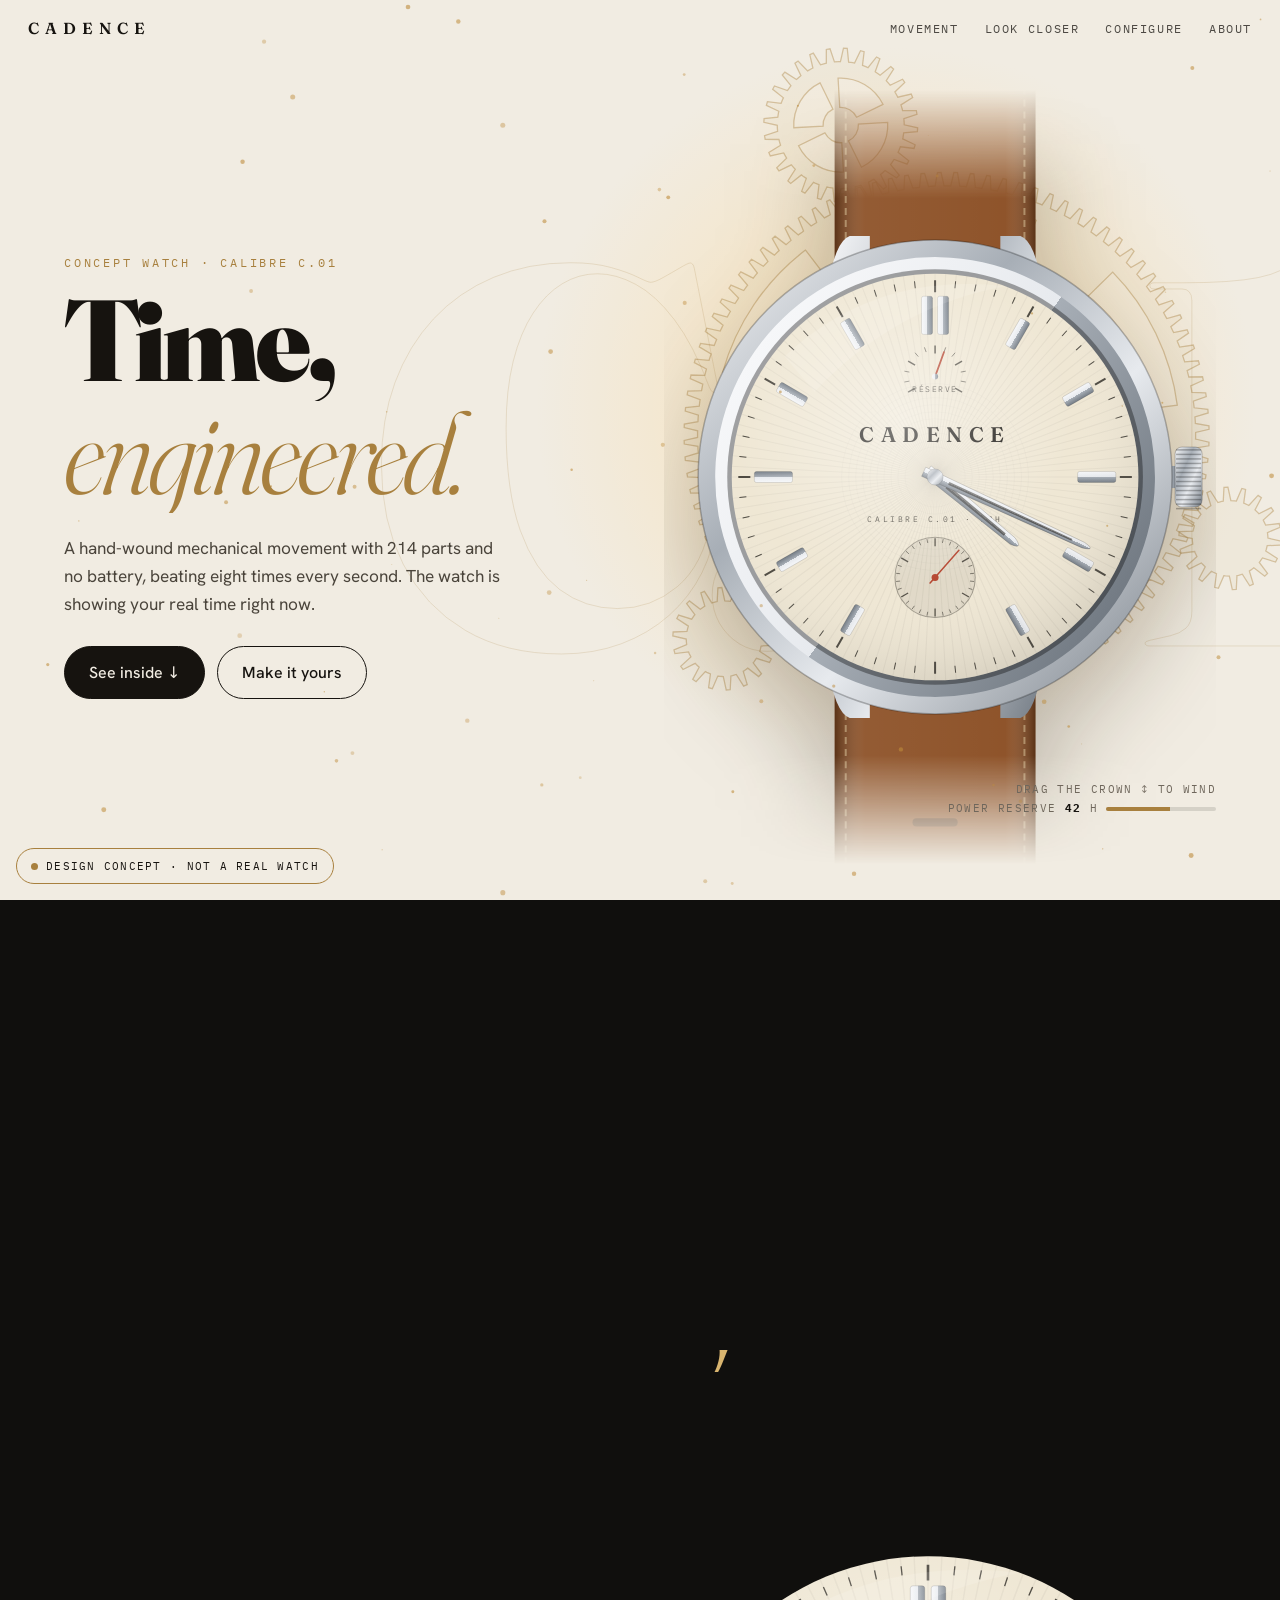
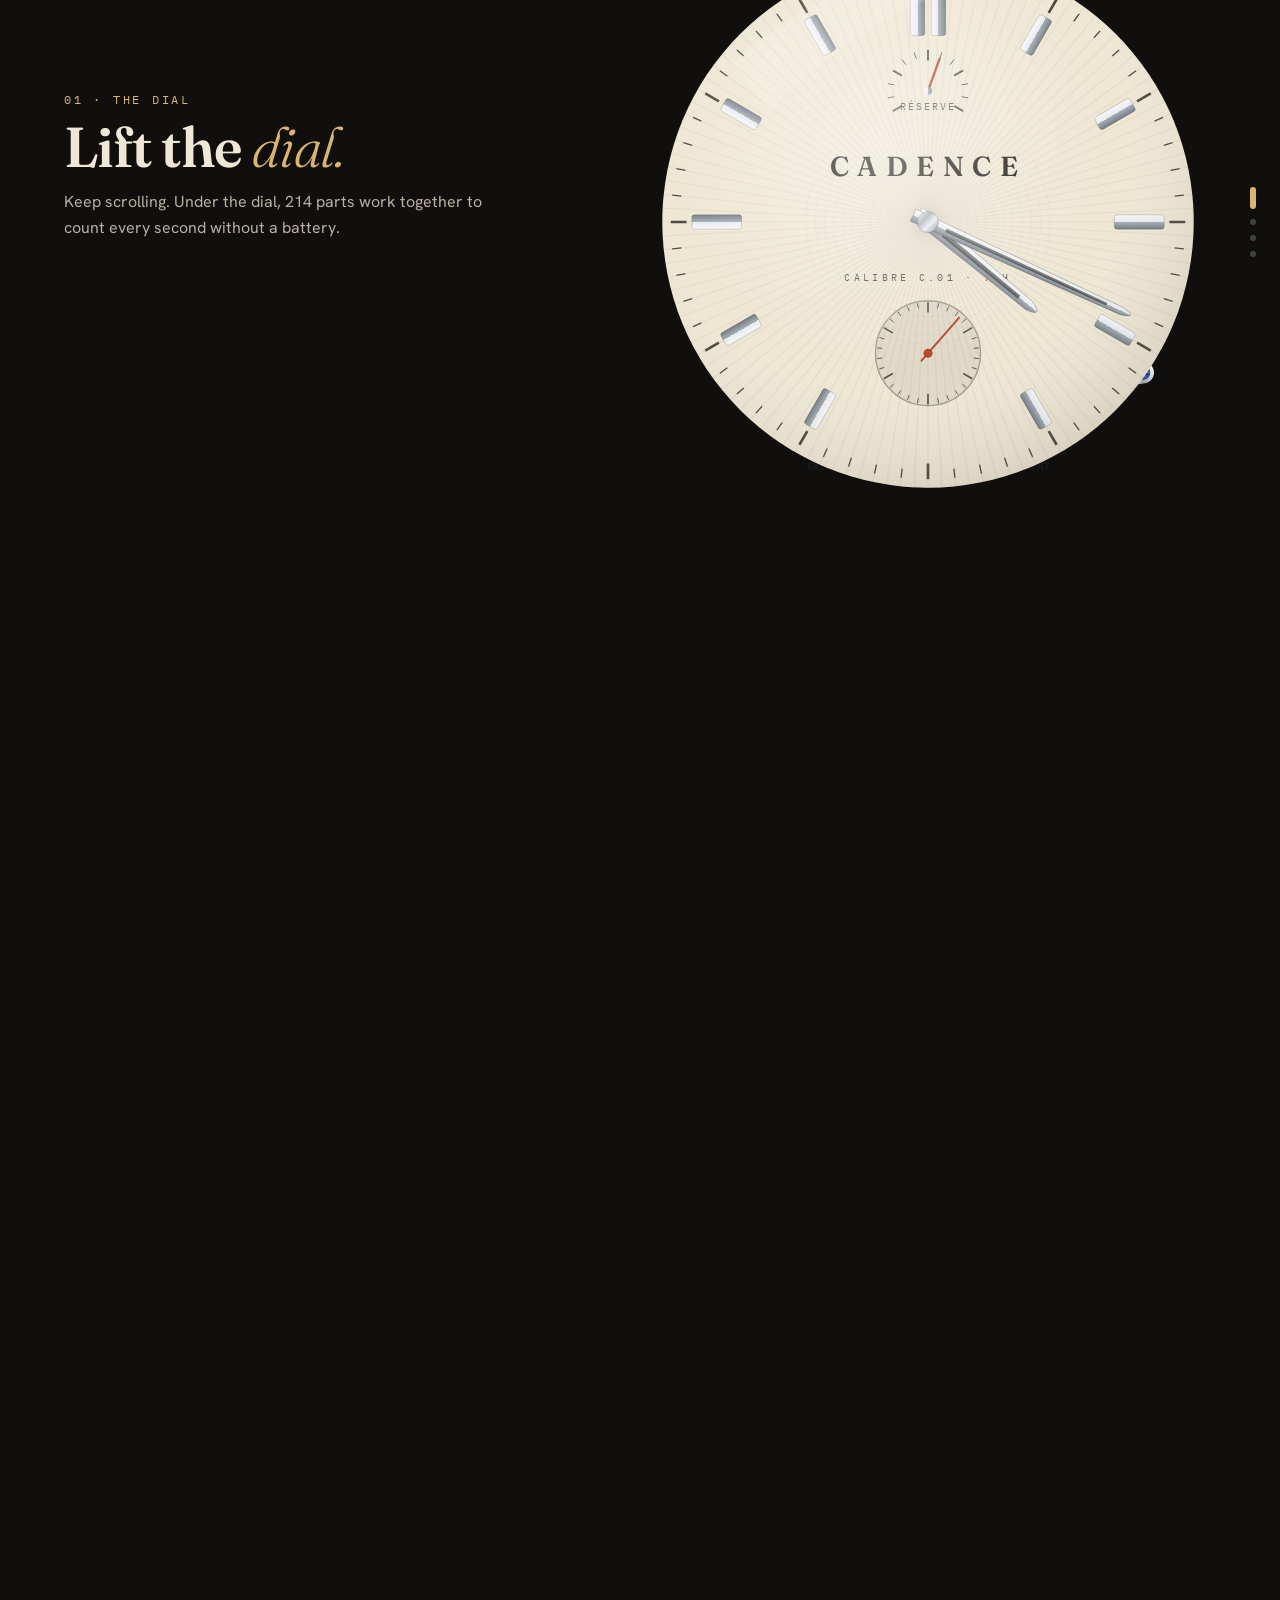
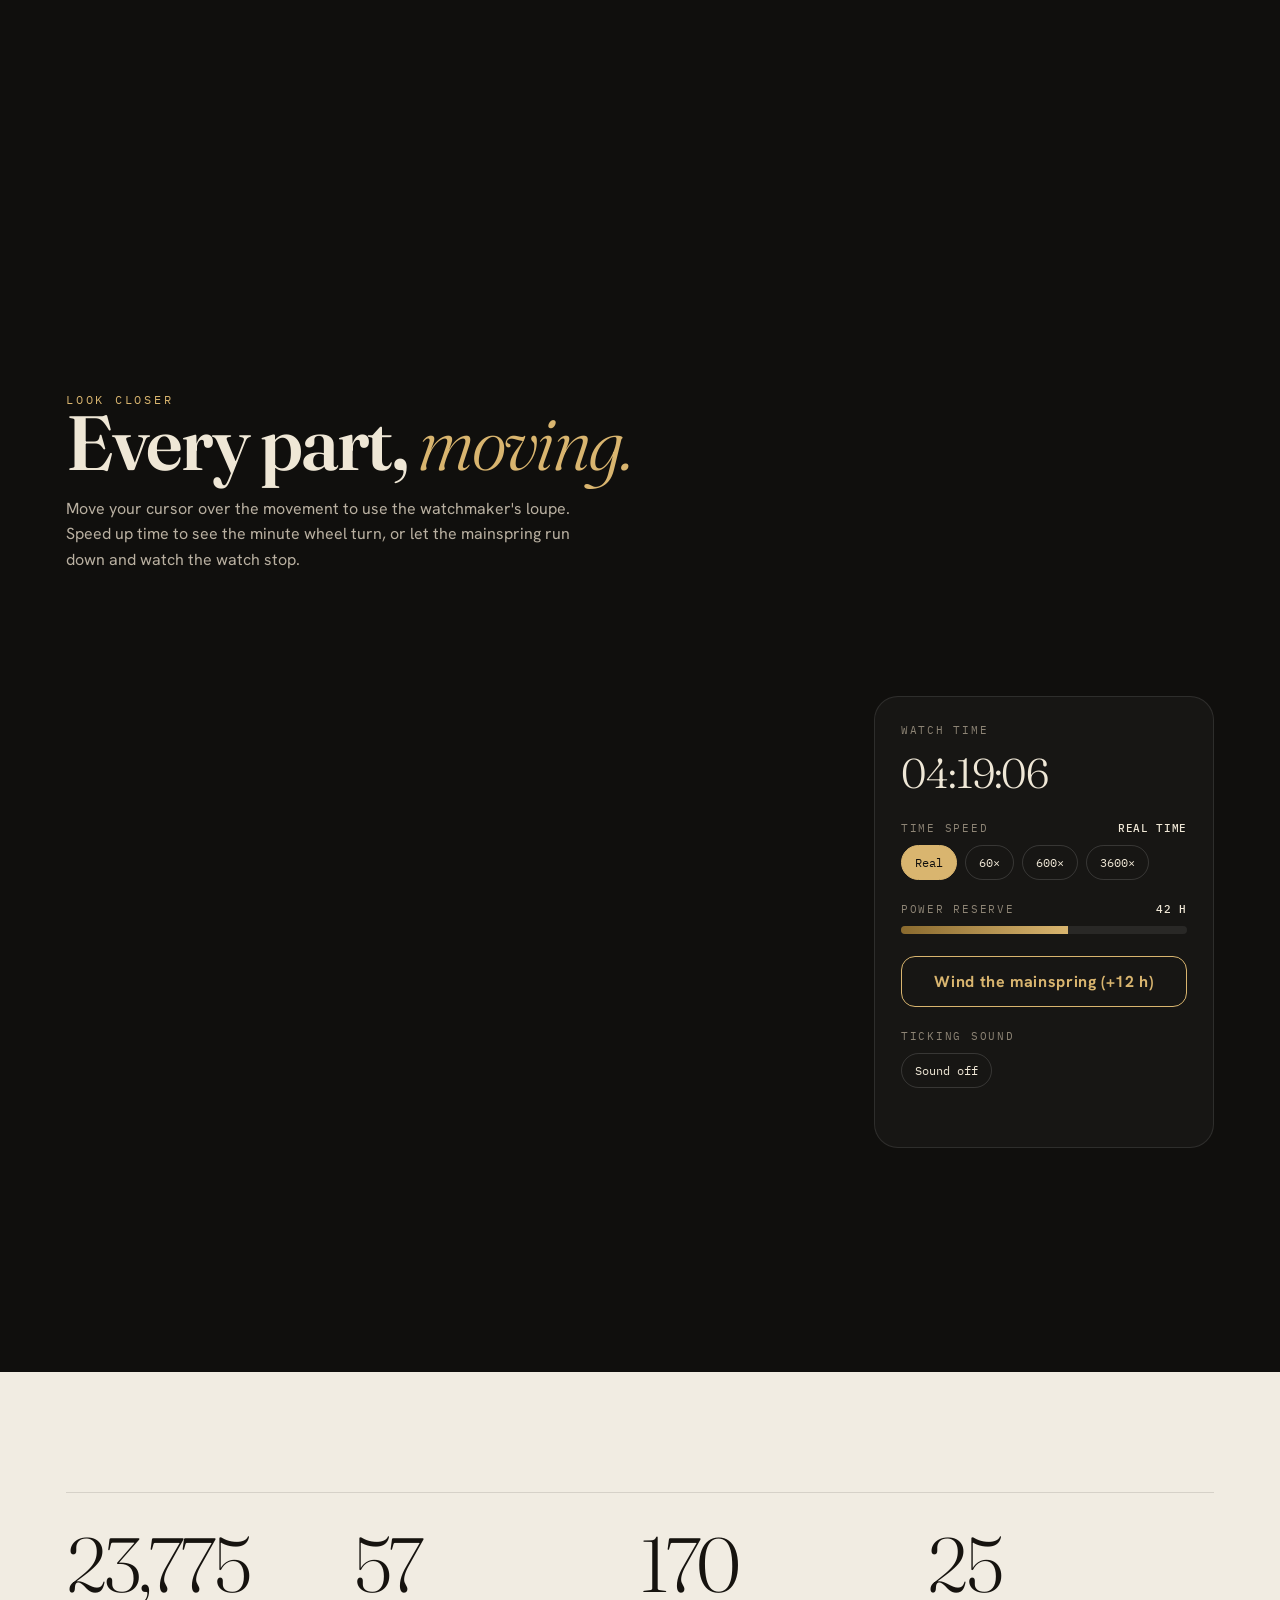
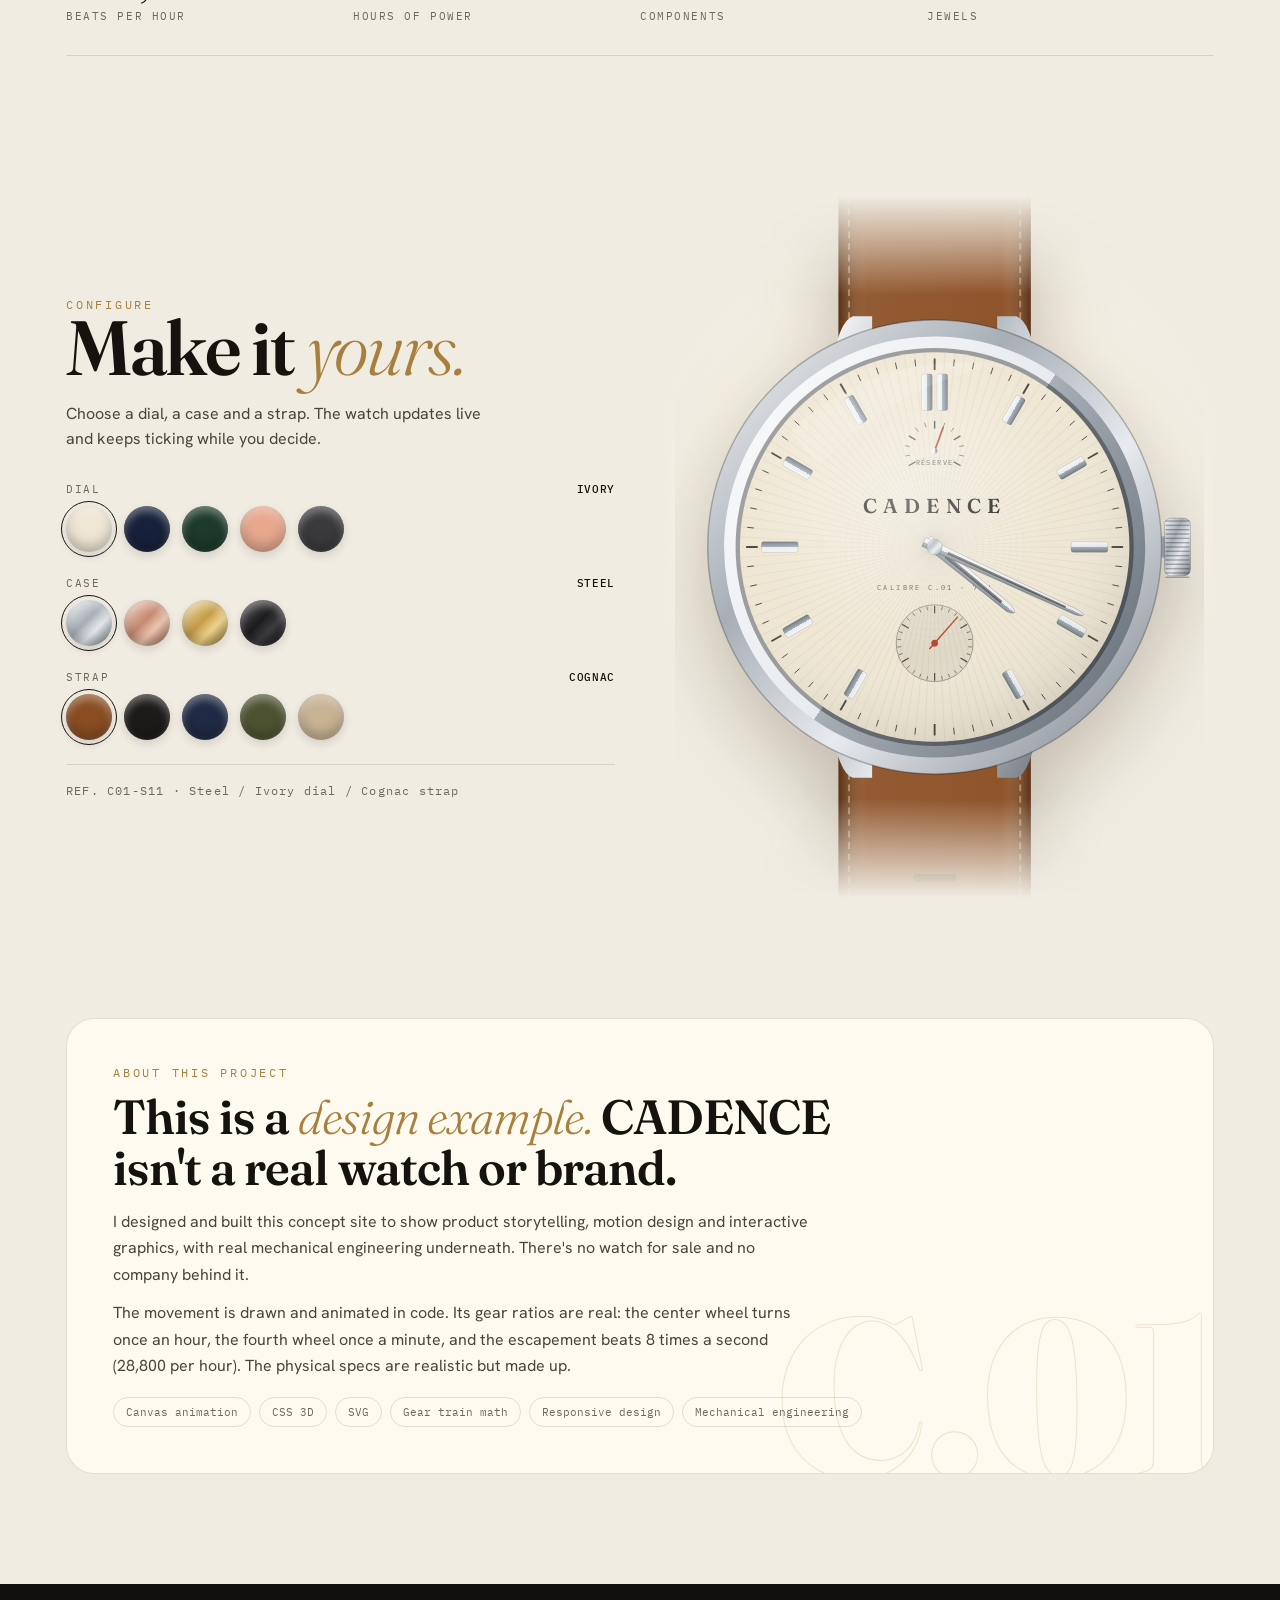
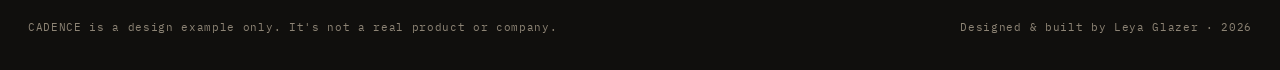
<file: portfolio/cadence/index.html>
<!DOCTYPE html>
<html lang="en">
<head><meta name="robots" content="noindex">
<meta charset="UTF-8">
<meta name="viewport" content="width=device-width, initial-scale=1">
<title>CADENCE — Calibre C.01 (Design Concept)</title>
<meta name="description" content="CADENCE Calibre C.01: a design concept for a mechanical watch. Designed and built by Leya Glazer.">
<link rel="preconnect" href="https://fonts.googleapis.com">
<link href="https://fonts.googleapis.com/css2?family=Fraunces:ital,opsz,wght@0,9..144,300;0,9..144,600;0,9..144,900;1,9..144,300;1,9..144,500&family=Hanken+Grotesk:wght@400;500;700&family=IBM+Plex+Mono:wght@400;500&display=swap" rel="stylesheet">
<style>
:root{--paper:#f1ece2;--paper2:#e8e1d3;--ink:#16130f;--muted:#6f675c;--gold:#a8803e;--gold2:#d9b56f;--night:#100f0d;--line:rgba(22,19,15,.12);
  --f:'Fraunces',Georgia,serif;--b:'Hanken Grotesk',system-ui,sans-serif;--m:'IBM Plex Mono',ui-monospace,monospace}
*{box-sizing:border-box;margin:0;padding:0}
html{scroll-behavior:smooth;overflow-x:clip}
body{background:var(--paper);color:var(--ink);font-family:var(--b);-webkit-font-smoothing:antialiased;overflow-x:clip}
em{font-style:italic;font-weight:300}
.mono{font-family:var(--m)}
.kick{font-family:var(--m);font-size:.72rem;letter-spacing:.24em;text-transform:uppercase;color:var(--gold)}
.wrap{max-width:1200px;margin:0 auto;padding:0 26px}
button{font:inherit}

/* intro curtain */
#curtain{position:fixed;inset:0;z-index:100;display:grid;grid-template-rows:1fr 1fr;pointer-events:none}
#curtain i{background:var(--night);transition:transform 1.1s cubic-bezier(.8,0,.15,1)}
#curtain i:nth-of-type(2){transition-delay:.05s}
#curtain .cTxt{position:absolute;inset:0;display:flex;align-items:center;justify-content:center;font-family:var(--f);font-size:clamp(2rem,6vw,4rem);color:var(--gold2);letter-spacing:.3em;font-weight:300;transition:opacity .5s}
body.open #curtain i:first-child{transform:translateY(-100%)}
body.open #curtain i:nth-of-type(2){transform:translateY(100%)}
body.open #curtain .cTxt{opacity:0}

/* nav */
nav{position:fixed;top:0;left:0;right:0;z-index:50;display:flex;justify-content:space-between;align-items:center;padding:18px 28px;transition:background .4s,color .4s}
nav.dark{color:#efe7d6}
.logo{font-family:var(--f);font-weight:600;letter-spacing:.38em;font-size:1rem}
.nl{display:flex;gap:26px;font-family:var(--m);font-size:.72rem;letter-spacing:.14em;text-transform:uppercase}
.nl a{color:inherit;text-decoration:none;opacity:.75}.nl a:hover{opacity:1}
@media(max-width:700px){.nl a:not(:last-child){display:none}}

/* hero */
#hero{position:relative;min-height:100svh;display:grid;grid-template-columns:1.05fr 1fr;align-items:center;gap:20px;padding:90px 5vw 40px;overflow:hidden}
@media(max-width:880px){#hero{grid-template-columns:1fr;padding-top:100px;text-align:left}}
.bgNum{position:absolute;right:-4vw;top:50%;transform:translateY(-50%);font-family:var(--f);font-weight:900;font-size:42vw;line-height:.8;color:transparent;-webkit-text-stroke:1px rgba(168,128,62,.18);pointer-events:none;letter-spacing:-.05em;user-select:none}
h1{font-family:var(--f);font-weight:900;font-size:clamp(3.6rem,9vw,8.2rem);line-height:.9;letter-spacing:-.035em;margin:18px 0 22px}
h1 em{color:var(--gold);font-weight:300}
.ln{display:block;overflow:hidden;padding-bottom:.08em}
.ln>span{display:inline-block;transform:translateY(105%);transition:transform 1.2s cubic-bezier(.2,.8,.2,1)}
body.open .ln>span{transform:none}
body.open .ln:nth-child(2)>span{transition-delay:.12s}
.heroP{max-width:440px;color:#4a443b;font-size:1.08rem;line-height:1.6;opacity:0;transform:translateY(16px);transition:1s .5s}
.heroBtns{display:flex;gap:12px;margin-top:28px;flex-wrap:wrap;opacity:0;transform:translateY(16px);transition:1s .65s}
body.open .heroP,body.open .heroBtns{opacity:1;transform:none}
.btn{display:inline-flex;align-items:center;gap:10px;padding:15px 24px;border-radius:999px;border:1px solid var(--ink);background:var(--ink);color:var(--paper);text-decoration:none;font-weight:500;cursor:pointer;transition:.3s}
.btn:hover{background:var(--gold);border-color:var(--gold)}
.btn.ghost{background:transparent;color:var(--ink)}
.btn.ghost:hover{background:var(--ink);color:var(--paper)}
.watchWrap{position:relative;height:min(86vh,820px);display:flex;justify-content:center;align-items:center;opacity:0;transform:scale(.9) rotate(-8deg);transition:opacity 1.4s .2s,transform 1.6s .2s cubic-bezier(.2,.8,.2,1)}
body.open .watchWrap{opacity:1;transform:none}
@media(max-width:880px){.watchWrap{height:70vh}}
.watchWrap svg{height:100%;width:auto;max-width:100%;overflow:hidden;-webkit-mask-image:linear-gradient(transparent,#000 14%,#000 86%,transparent);mask-image:linear-gradient(transparent,#000 14%,#000 86%,transparent);filter:drop-shadow(0 40px 50px rgba(40,25,5,.28))}
.windHint{position:absolute;right:0;bottom:6%;font-family:var(--m);font-size:.7rem;letter-spacing:.12em;text-transform:uppercase;color:var(--muted);text-align:right;line-height:1.7}
.windHint b{color:var(--ink)}
.pr{display:inline-block;width:110px;height:4px;background:var(--line);border-radius:4px;vertical-align:middle;margin-left:8px;overflow:hidden}
.pr i{display:block;height:100%;background:var(--gold);transition:width .2s}
.pr.low i{background:#c0392b}
#hCrown{cursor:ns-resize}
@media(max-width:880px){.windHint{position:static;text-align:center;margin-top:-10px}}

#hero::before{content:"";position:absolute;inset:0;background:radial-gradient(600px circle at var(--mx,70%) var(--my,45%),rgba(255,214,140,.55),transparent 60%);pointer-events:none;transition:background .1s}
#bgGears{position:absolute;right:-6vw;top:50%;width:min(95vh,950px);height:min(95vh,950px);transform:translateY(-50%);pointer-events:none;opacity:.9}
#dust{position:absolute;inset:0;width:100%;height:100%;pointer-events:none;z-index:1}
.watchWrap{transform-style:preserve-3d}
.tiltIn{transition:transform .25s ease-out;transform-style:preserve-3d;height:100%;display:flex;align-items:center;justify-content:center}
.band{background:var(--night);overflow:hidden;padding:40px 0 10px;position:relative}
.band div{font-family:var(--f);font-weight:900;font-size:clamp(5rem,16vw,15rem);line-height:.9;letter-spacing:-.04em;white-space:nowrap;color:transparent;-webkit-text-stroke:1.5px rgba(217,181,111,.55);will-change:transform}
.band div em{font-weight:300;-webkit-text-stroke:0;color:var(--gold2)}
.band div .beat{transition:color .08s,-webkit-text-stroke .08s}
.band div .beat.on{color:var(--gold2)}
/* ticker */
.ticker{background:var(--night);color:var(--gold2);overflow:hidden;padding:16px 0;font-family:var(--m);font-size:.8rem;letter-spacing:.24em;white-space:nowrap}
.ticker div{display:inline-block;animation:tk 40s linear infinite}
@keyframes tk{to{transform:translateX(-50%)}}

/* movement sticky */
#movement{height:420vh;background:var(--night);color:#efe7d6;position:relative}
.stick{position:sticky;top:0;height:100vh;display:grid;grid-template-columns:.9fr 1.1fr;align-items:center;overflow:hidden}
@media(max-width:880px){.stick{grid-template-columns:1fr;grid-template-rows:auto 1fr;padding-top:70px}}
.steps{position:relative;height:260px;padding:0 5vw}
@media(max-width:880px){.steps{height:200px;order:2}}
.st{position:absolute;left:5vw;right:5vw;opacity:0;transform:translateY(24px);transition:.7s}
.st.on{opacity:1;transform:none}
.st .kick{color:var(--gold2)}
.st h2{font-family:var(--f);font-weight:600;font-size:clamp(2rem,4.4vw,3.6rem);line-height:1;letter-spacing:-.02em;margin:12px 0 14px}
.st h2 em{color:var(--gold2)}
.st p{color:#b9b0a1;line-height:1.6;max-width:420px}
@media(max-width:880px){.st p{font-size:.92rem}}
.stage{position:relative;justify-self:center;width:var(--S);height:var(--S);perspective:1600px}
.stack{position:absolute;inset:0;transform-style:preserve-3d}
.lyr{position:absolute;inset:0;width:100%;height:100%}
.lyr canvas,.lyr svg{width:100%;height:100%;display:block}
.tag{position:absolute;font-family:var(--m);font-size:.66rem;letter-spacing:.14em;text-transform:uppercase;color:var(--gold2);white-space:nowrap;opacity:0;transition:opacity .5s;pointer-events:none}
.tag::after{content:"";display:inline-block;width:26px;height:1px;background:var(--gold2);vertical-align:middle;margin-left:8px}
@media(max-width:880px){.tag{display:none}}
.tag.on{opacity:1}
.dots{position:absolute;right:24px;top:50%;transform:translateY(-50%);display:grid;gap:10px}
.dots i{width:6px;height:6px;border-radius:50%;background:rgba(255,255,255,.2);transition:.3s}
.dots i.on{background:var(--gold2);height:22px;border-radius:4px}

/* loupe section */
#closer{background:var(--night);color:#efe7d6;padding:40px 0 130px}
.cGrid{display:grid;grid-template-columns:1fr 340px;gap:40px;align-items:center}
@media(max-width:920px){.cGrid{grid-template-columns:1fr}}
.cHead h2,.secH{font-family:var(--f);font-weight:600;font-size:clamp(2.6rem,6vw,5rem);line-height:.95;letter-spacing:-.03em}
.cHead h2 em{color:var(--gold2)}
.cHead p{color:#b9b0a1;line-height:1.6;margin:16px 0 30px;max-width:520px}
.flatWrap{position:relative;width:min(100%,640px);aspect-ratio:1;margin:0 auto;cursor:none;touch-action:pan-y}
#flat{width:100%;height:100%;display:block}
#loupe{position:absolute;width:210px;height:210px;border-radius:50%;pointer-events:none;transform:translate(-50%,-50%) scale(.6);opacity:0;transition:opacity .25s,transform .25s;box-shadow:0 0 0 6px #2a2622,0 0 0 8px var(--gold),0 30px 60px rgba(0,0,0,.6),inset 0 0 40px rgba(0,0,0,.6);overflow:hidden;background:#000}
#loupe.on{opacity:1;transform:translate(-50%,-50%) scale(1)}
#loupe canvas{width:100%;height:100%}
#loupe::after{content:"";position:absolute;inset:0;border-radius:50%;background:radial-gradient(circle at 30% 25%,rgba(255,255,255,.22),transparent 40%)}
#loupe span{position:absolute;bottom:14px;left:50%;transform:translateX(-50%);font-family:var(--m);font-size:.6rem;letter-spacing:.2em;color:var(--gold2);z-index:2}
.panelD{border:1px solid rgba(255,255,255,.1);border-radius:24px;padding:26px;background:rgba(255,255,255,.03);display:grid;gap:22px}
.lbl{font-family:var(--m);font-size:.68rem;letter-spacing:.16em;text-transform:uppercase;color:#8d8475;margin-bottom:10px;display:flex;justify-content:space-between}
.lbl b{color:#efe7d6;font-weight:500;letter-spacing:.06em}
.chips{display:flex;gap:8px;flex-wrap:wrap}
.chip{font-family:var(--m);font-size:.72rem;padding:9px 13px;border-radius:999px;border:1px solid rgba(255,255,255,.14);background:none;color:#efe7d6;cursor:pointer;transition:.2s}
.chip.on,.chip:hover{background:var(--gold2);color:var(--night);border-color:var(--gold2)}
.big{font-family:var(--f);font-size:2.6rem;font-weight:300;letter-spacing:-.02em;font-variant-numeric:tabular-nums}
.res{height:8px;border-radius:8px;background:rgba(255,255,255,.08);overflow:hidden}
.res i{display:block;height:100%;background:linear-gradient(90deg,#8a6a2e,var(--gold2));transition:width .2s}
.wbtn{width:100%;padding:14px;border-radius:14px;border:1px solid var(--gold2);background:transparent;color:var(--gold2);cursor:pointer;font-weight:700;letter-spacing:.04em;transition:.2s}
.wbtn:hover,.wbtn.pulse{background:var(--gold2);color:var(--night)}
.wbtn.pulse{animation:pl 1s infinite}
@keyframes pl{50%{box-shadow:0 0 0 10px rgba(217,181,111,.2)}}
.stopped{color:#ff8a7a;font-family:var(--m);font-size:.7rem;letter-spacing:.14em;min-height:1em}

/* numbers */
#numbers{padding:120px 0 80px}
.nums{display:grid;grid-template-columns:repeat(4,1fr);border-top:1px solid var(--line)}
@media(max-width:820px){.nums{grid-template-columns:repeat(2,1fr)}}
.n{padding:34px 20px 30px 0;border-bottom:1px solid var(--line)}
.n b{display:block;font-family:var(--f);font-weight:300;font-size:clamp(2.8rem,6vw,5rem);letter-spacing:-.04em;line-height:1;font-variant-numeric:tabular-nums}
.n small{font-family:var(--m);font-size:.7rem;letter-spacing:.14em;text-transform:uppercase;color:var(--muted)}

/* configurator */
#config{padding:60px 0 120px}
.cfg{display:grid;grid-template-columns:1fr 1fr;gap:50px;align-items:center}
@media(max-width:880px){.cfg{grid-template-columns:1fr}}
.cfgWatch{height:min(78vh,720px);display:flex;justify-content:center;align-items:center;background:radial-gradient(circle at 50% 45%,#fff8ea,transparent 65%)}
.cfgWatch svg{height:100%;width:auto;max-width:100%;overflow:hidden;-webkit-mask-image:linear-gradient(transparent,#000 14%,#000 86%,transparent);mask-image:linear-gradient(transparent,#000 14%,#000 86%,transparent);filter:drop-shadow(0 30px 40px rgba(40,25,5,.25));transition:transform .6s cubic-bezier(.2,.8,.2,1)}
.cfgWatch svg.pop{transform:scale(1.03) rotate(2deg)}
.secH em{color:var(--gold)}
.cfgP{color:#4a443b;line-height:1.6;margin:16px 0 30px;max-width:440px}
.row{margin-bottom:24px}
.row .lbl{color:var(--muted)}.row .lbl b{color:var(--ink)}
.sws{display:flex;gap:12px;flex-wrap:wrap}
.sw{width:46px;height:46px;border-radius:50%;cursor:pointer;border:0;outline:1.5px solid transparent;outline-offset:4px;transition:.25s;box-shadow:inset 0 -6px 12px rgba(0,0,0,.25),inset 0 5px 8px rgba(255,255,255,.4),0 4px 10px rgba(0,0,0,.12)}
.sw:hover{transform:translateY(-3px)}
.sw.on{outline-color:var(--ink)}
.ref{font-family:var(--m);font-size:.75rem;color:var(--muted);letter-spacing:.1em;border-top:1px solid var(--line);padding-top:18px}

/* about */
#about{padding:0 0 110px}
.about{border:1px solid var(--line);border-radius:28px;padding:46px;background:#fffaf0;position:relative;overflow:hidden}
.about::after{content:"C.01";position:absolute;right:-10px;bottom:-60px;font-family:var(--f);font-weight:900;font-size:14rem;color:transparent;-webkit-text-stroke:1px rgba(168,128,62,.2);pointer-events:none}
.about h3{font-family:var(--f);font-weight:600;font-size:clamp(1.8rem,4vw,3rem);letter-spacing:-.02em;line-height:1.05;margin:12px 0 16px;max-width:760px}
.about h3 em{color:var(--gold)}
.about p{color:#4a443b;line-height:1.65;max-width:700px;margin-bottom:12px;position:relative;z-index:1}
.tags{display:flex;gap:8px;flex-wrap:wrap;margin-top:18px;position:relative;z-index:1}
.tags span{font-family:var(--m);font-size:.7rem;padding:7px 12px;border-radius:999px;border:1px solid var(--line);color:var(--muted)}
footer{background:var(--night);color:#8d8475;padding:36px 28px;display:flex;justify-content:space-between;flex-wrap:wrap;gap:12px;font-family:var(--m);font-size:.7rem;letter-spacing:.06em}
#badge{position:fixed;left:16px;bottom:16px;z-index:60;font-family:var(--m);font-size:.66rem;letter-spacing:.12em;text-transform:uppercase;padding:10px 14px;border-radius:999px;background:rgba(241,236,226,.92);backdrop-filter:blur(8px);border:1px solid var(--gold);color:var(--ink);cursor:pointer;display:flex;gap:8px;align-items:center}
#badge i{width:7px;height:7px;border-radius:50%;background:var(--gold);animation:bl 1.6s infinite}
@keyframes bl{50%{opacity:.25}}
.rv{opacity:0;transform:translateY(36px);transition:opacity 1s cubic-bezier(.2,.8,.2,1),transform 1s cubic-bezier(.2,.8,.2,1)}
.rv.in{opacity:1;transform:none}
@media(prefers-reduced-motion:reduce){*{transition:none!important;animation:none!important}.rv{opacity:1;transform:none}}
</style>
</head>
<body>
<div id="curtain"><i></i><i></i><div class="cTxt">CADENCE</div></div>
<button id="badge" onclick="document.getElementById('about').scrollIntoView({behavior:'smooth'})"><i></i>Design concept · not a real watch</button>

<nav id="nav"><span class="logo">CADENCE</span><div class="nl"><a href="#movement">Movement</a><a href="#closer">Look closer</a><a href="#config">Configure</a><a href="#about">About</a></div></nav>

<section id="hero">
  <div class="bgNum">C.01</div><svg id="bgGears" viewBox="0 0 1000 1000"></svg><canvas id="dust"></canvas>
  <div style="position:relative;z-index:2">
    <div class="kick">Concept watch · Calibre C.01</div>
    <h1><span class="ln"><span>Time,</span></span><span class="ln"><span><em>engineered.</em></span></span></h1>
    <p class="heroP">A hand-wound mechanical movement with 214 parts and no battery, beating eight times every second. The watch is showing your real time right now.</p>
    <div class="heroBtns"><a class="btn" href="#movement">See inside ↓</a><a class="btn ghost" href="#config">Make it yours</a></div>
  </div>
  <div style="position:relative">
    <div class="watchWrap"><div class="tiltIn" id="heroWatch"></div></div>
    <div class="windHint">Drag the crown ↕ to wind<br>Power reserve <b id="hPR">42</b> h<span class="pr" id="hPRbar"><i></i></span></div>
  </div>
</section>

<div class="ticker"><div id="tk"></div></div>
<div class="band"><div id="band1">EIGHT <em>beats</em> A SECOND · <span class="beat">TICK</span> <span class="beat">TOCK</span> · EIGHT <em>beats</em> A SECOND ·</div><div id="band2" style="-webkit-text-stroke-color:rgba(255,255,255,.18)">28,800 PER HOUR · <em>no battery</em> · 214 PARTS · 28,800 PER HOUR ·</div></div>

<section id="movement">
  <div class="stick">
    <div class="steps">
      <div class="st" data-i="0"><div class="kick">01 · The dial</div><h2>Lift the <em>dial.</em></h2><p>Keep scrolling. Under the dial, 214 parts work together to count every second without a battery.</p></div>
      <div class="st" data-i="1"><div class="kick">02 · The movement</div><h2>A machine in <em>miniature.</em></h2><p>The mainspring barrel stores energy. The gear train steps it down so the minute wheel turns exactly once an hour.</p></div>
      <div class="st" data-i="2"><div class="kick">03 · Exploded view</div><h2>Four <em>layers.</em></h2><p>The main plate, the gear train, the escapement and the bridges. Each one is finished by hand, including surfaces nobody will ever see.</p></div>
      <div class="st" data-i="3"><div class="kick">04 · The heartbeat</div><h2>Eight beats a <em>second.</em></h2><p>The balance wheel swings back and forth 4 times a second. On each swing, the escapement lets the gear train advance one tiny step: 28,800 steps an hour.</p></div>
    </div>
    <div class="stage" id="stage">
      <div class="stack" id="stack">
        <div class="lyr" data-l="0"><canvas id="L0"></canvas></div>
        <div class="lyr" data-l="1"><canvas id="L1"></canvas></div>
        <div class="lyr" data-l="2"><canvas id="L2"></canvas></div>
        <div class="lyr" data-l="3"><canvas id="L3"></canvas></div>
        <div class="lyr" data-l="4" id="dialLyr"></div>
      </div>
      <div class="tag" style="right:96%;top:10%" data-t="3">Bridges · Côtes de Genève</div>
      <div class="tag" style="right:96%;top:28%" data-t="2">Escapement · 4 Hz</div>
      <div class="tag" style="right:96%;top:52%" data-t="1">Gear train · 1 rev / hour</div>
      <div class="tag" style="right:96%;top:74%" data-t="0">Main plate · perlage</div>
    </div>
    <div class="dots"><i></i><i></i><i></i><i></i></div>
  </div>
</section>

<section id="closer"><div class="wrap">
  <div class="cHead rv"><div class="kick" style="color:var(--gold2)">Look closer</div><h2>Every part, <em>moving.</em></h2><p>Move your cursor over the movement to use the watchmaker's loupe. Speed up time to see the minute wheel turn, or let the mainspring run down and watch the watch stop.</p></div>
  <div class="cGrid">
    <div class="flatWrap rv" id="flatWrap"><canvas id="flat"></canvas><div id="loupe"><canvas id="lc"></canvas><span>LOUPE ×3</span></div></div>
    <div class="panelD rv">
      <div><div class="lbl">Watch time</div><div class="big" id="vt">00:00:00</div></div>
      <div><div class="lbl">Time speed <b id="spdL">Real time</b></div><div class="chips" id="warp"><button class="chip on" data-w="1">Real</button><button class="chip" data-w="60">60×</button><button class="chip" data-w="600">600×</button><button class="chip" data-w="3600">3600×</button></div></div>
      <div><div class="lbl">Power reserve <b id="cPR">42 h</b></div><div class="res"><i id="cPRbar"></i></div></div>
      <button class="wbtn" id="wind">Wind the mainspring (+12 h)</button>
      <div><div class="lbl">Ticking sound</div><div class="chips"><button class="chip" id="snd">Sound off</button></div></div>
      <div class="stopped" id="stopMsg"></div>
    </div>
  </div>
</div></section>

<section id="numbers"><div class="wrap">
  <div class="nums rv">
    <div class="n"><b data-n="28800" data-c="1">0</b><small>Beats per hour</small></div>
    <div class="n"><b data-n="72">0</b><small>Hours of power</small></div>
    <div class="n"><b data-n="214">0</b><small>Components</small></div>
    <div class="n"><b data-n="31">0</b><small>Jewels</small></div>
  </div>
</div></section>

<section id="config"><div class="wrap cfg">
  <div class="rv">
    <div class="kick">Configure</div>
    <h2 class="secH">Make it <em>yours.</em></h2>
    <p class="cfgP">Choose a dial, a case and a strap. The watch updates live and keeps ticking while you decide.</p>
    <div class="row"><div class="lbl">Dial <b id="nDial"></b></div><div class="sws" id="sDial"></div></div>
    <div class="row"><div class="lbl">Case <b id="nCase"></b></div><div class="sws" id="sCase"></div></div>
    <div class="row"><div class="lbl">Strap <b id="nStrap"></b></div><div class="sws" id="sStrap"></div></div>
    <div class="ref" id="refNo"></div>
  </div>
  <div class="cfgWatch rv" id="cfgWatch"></div>
</div></section>

<section id="about"><div class="wrap">
  <div class="about rv">
    <div class="kick">About this project</div>
    <h3>This is a <em>design example.</em> CADENCE isn't a real watch or brand.</h3>
    <p>I designed and built this concept site to show product storytelling, motion design and interactive graphics, with real mechanical engineering underneath. There's no watch for sale and no company behind it.</p>
    <p>The movement is drawn and animated in code. Its gear ratios are real: the center wheel turns once an hour, the fourth wheel once a minute, and the escapement beats 8 times a second (28,800 per hour). The physical specs are realistic but made up.</p>
    <div class="tags"><span>Canvas animation</span><span>CSS 3D</span><span>SVG</span><span>Gear train math</span><span>Responsive design</span><span>Mechanical engineering</span></div>
  </div>
</div></section>

<footer><span>CADENCE is a design example only. It's not a real product or company.</span><span>Designed &amp; built by Leya Glazer · 2026</span></footer>

<script>
const $=s=>document.querySelector(s),$$=s=>[...document.querySelectorAll(s)];
const reduce=matchMedia('(prefers-reduced-motion: reduce)').matches;
const TAU=Math.PI*2;

/* ---------- options ---------- */
const DIALS=[['Ivory','#efe7d4'],['Midnight','#18213b'],['Forest','#1d3a2c'],['Salmon','#e7a88e'],['Meteor','#3a3a3d']];
const CASES=[['Steel',['#f6f7f9','#a7aeb6','#e7eaee','#737b84']],['Rose gold',['#f8dccd','#c48a70','#f0c7b2','#93593f']],['Yellow gold',['#f8e8b6','#c49c48','#f2d58c','#8a6a26']],['Black DLC',['#5b5b60','#1c1c1e','#3d3d42','#0b0b0c']]];
const STRAPS=[['Cognac','#8a4d22'],['Black','#1d1b1a'],['Navy','#1f2a44'],['Olive','#4d5332'],['Sand','#c8b393']];
const cfg={dial:0,case:0,strap:0};
const light=hex=>{const n=parseInt(hex.slice(1),16);return ((n>>16)*.299+((n>>8)&255)*.587+(n&255)*.114)>150};

/* ---------- watch SVG ---------- */
function watchSVG(id,o,mode){ // mode: 'full' | 'dial'
  const D=DIALS[o.dial][1],C=CASES[o.case][1],St=STRAPS[o.strap][1],ink=light(D)?'#1a1712':'#efe6d2',metal=C[0],dark=!light(D);
  let s='';
  s+=`<defs>
  <linearGradient id="${id}m" x1="0" y1="0" x2="1" y2="1"><stop offset="0" stop-color="${C[0]}"/><stop offset=".35" stop-color="${C[1]}"/><stop offset=".6" stop-color="${C[2]}"/><stop offset="1" stop-color="${C[3]}"/></linearGradient>
  <linearGradient id="${id}h" x1="0" y1="0" x2="1" y2="0"><stop offset="0" stop-color="${C[0]}"/><stop offset=".5" stop-color="${C[2]}"/><stop offset=".5" stop-color="${C[1]}"/><stop offset="1" stop-color="${C[3]}"/></linearGradient>
  <radialGradient id="${id}d" cx=".42" cy=".36" r=".75"><stop offset="0" stop-color="#fff" stop-opacity="${dark?.16:.45}"/><stop offset=".55" stop-color="#fff" stop-opacity="0"/><stop offset="1" stop-color="#000" stop-opacity="${dark?.45:.18}"/></radialGradient>
  <linearGradient id="${id}s" x1="0" y1="0" x2="1" y2="0"><stop offset="0" stop-color="#000" stop-opacity=".35"/><stop offset=".15" stop-color="#fff" stop-opacity=".08"/><stop offset=".85" stop-color="#fff" stop-opacity=".04"/><stop offset="1" stop-color="#000" stop-opacity=".35"/></linearGradient>
  <clipPath id="${id}c"><circle cx="500" cy="500" r="405"/></clipPath>
  </defs>`;
  if(mode==='full'){
    // strap
    s+=`<rect x="300" y="-560" width="400" height="720" rx="40" fill="${St}"/><rect x="300" y="-560" width="400" height="720" rx="40" fill="url(#${id}s)"/>
        <rect x="300" y="840" width="400" height="720" rx="40" fill="${St}"/><rect x="300" y="840" width="400" height="720" rx="40" fill="url(#${id}s)"/>
        <path d="M322 -540 V150 M678 -540 V150 M322 850 V1540 M678 850 V1540" stroke="${light(St)?'#7a6a50':'#d9c49a'}" stroke-opacity=".55" stroke-width="4" stroke-dasharray="14 10"/>
        <rect x="455" y="1180" width="90" height="16" rx="8" fill="#000" opacity=".35"/><rect x="455" y="1290" width="90" height="16" rx="8" fill="#000" opacity=".35"/>`;
    // lugs
    s+=`<path d="M285 130 Q300 30 330 20 L370 20 L370 150 Z M715 130 Q700 30 670 20 L630 20 L630 150 Z M285 870 Q300 970 330 980 L370 980 L370 850 Z M715 870 Q700 970 670 980 L630 980 L630 850 Z" fill="url(#${id}m)"/>`;
    // crown
    s+=`<rect x="955" y="478" width="30" height="44" fill="url(#${id}h)"/><g id="${id}crown" style="cursor:ns-resize"><rect x="978" y="440" width="54" height="120" rx="14" fill="url(#${id}m)"/><g id="${id}knurl" stroke="#000" stroke-opacity=".28" stroke-width="3">${Array.from({length:14},(_,i)=>`<line x1="980" x2="1030" y1="${446+i*9}" y2="${446+i*9}"/>`).join('')}</g><rect x="978" y="440" width="54" height="120" rx="14" fill="none" stroke="#000" stroke-opacity=".2" stroke-width="2"/></g>`;
    // case
    s+=`<circle cx="500" cy="500" r="472" fill="url(#${id}m)"/><circle cx="500" cy="500" r="472" fill="none" stroke="#000" stroke-opacity=".25" stroke-width="3"/>
        <circle cx="500" cy="500" r="438" fill="url(#${id}h)" transform="rotate(35 500 500)"/><circle cx="500" cy="500" r="414" fill="#000" opacity=".35"/>`;
  }
  // dial
  s+=`<g clip-path="url(#${id}c)"><circle cx="500" cy="500" r="410" fill="${D}"/>
      <g stroke="${dark?'#fff':'#000'}" stroke-opacity="${dark?.05:.045}" stroke-width="2.2">${Array.from({length:120},(_,i)=>{const a=i*3*Math.PI/180;return `<line x1="500" y1="500" x2="${500+410*Math.cos(a)}" y2="${500+410*Math.sin(a)}"/>`}).join('')}</g>
      <g fill="none" stroke="${dark?'#fff':'#000'}" stroke-opacity=".05">${Array.from({length:10},(_,i)=>`<circle cx="500" cy="500" r="${60+i*14}"/>`).join('')}</g>`;
  // minute track
  for(let i=0;i<60;i++){const a=i*6*Math.PI/180,r1=i%5?378:368,r2=392;s+=`<line x1="${500+r1*Math.sin(a)}" y1="${500-r1*Math.cos(a)}" x2="${500+r2*Math.sin(a)}" y2="${500-r2*Math.cos(a)}" stroke="${ink}" stroke-width="${i%5?2:4}" stroke-opacity=".75"/>`}
  // indices
  for(let i=0;i<12;i++){const a=i*30;if(i===6)continue;const w=i===0?0:1;
    const g=(dx)=>`<rect x="${489+dx}" y="140" width="22" height="${i%3?62:76}" rx="4" fill="url(#${id}h)" stroke="#000" stroke-opacity=".25" transform="rotate(${a} 500 500)"/>`;
    s+= i===0? g(-16)+g(16) : g(0);}
  // power reserve arc
  s+=`<g><path d="M${500-62*Math.sin(1.05)} ${300+62*Math.cos(1.05)}" fill="none"/>`;
  for(let k=0;k<=12;k++){const a=-120+k*20,r1=k%3?52:46,r2=62,ar=a*Math.PI/180;s+=`<line x1="${500+r1*Math.sin(ar)}" y1="${300-r1*Math.cos(ar)}" x2="${500+r2*Math.sin(ar)}" y2="${300-r2*Math.cos(ar)}" stroke="${ink}" stroke-width="${k%3?1.5:3}" stroke-opacity=".7"/>`}
  s+=`<text x="500" y="330" text-anchor="middle" font-family="IBM Plex Mono,monospace" font-size="15" letter-spacing="3" fill="${ink}" opacity=".7">RÉSERVE</text>
      <g id="${id}pr"><line x1="500" y1="300" x2="500" y2="248" stroke="#b5452f" stroke-width="3.5" stroke-linecap="round"/></g><circle cx="500" cy="300" r="6" fill="url(#${id}h)"/></g>`;
  // brand
  s+=`<text x="500" y="430" text-anchor="middle" font-family="Fraunces,Georgia,serif" font-weight="600" font-size="42" letter-spacing="13" fill="${ink}">CADENCE</text>
      <text x="500" y="590" text-anchor="middle" font-family="IBM Plex Mono,monospace" font-size="15" letter-spacing="5" fill="${ink}" opacity=".7">CALIBRE C.01 · 72H</text>`;
  // sub seconds
  s+=`<circle cx="500" cy="700" r="80" fill="#000" opacity="${dark?.18:.06}"/><circle cx="500" cy="700" r="80" fill="none" stroke="${ink}" stroke-opacity=".35" stroke-width="2"/>`;
  for(let k=0;k<60;k+=2){const a=k*6*Math.PI/180,r1=k%10?70:62;s+=`<line x1="${500+r1*Math.sin(a)}" y1="${700-r1*Math.cos(a)}" x2="${500+78*Math.sin(a)}" y2="${700-78*Math.cos(a)}" stroke="${ink}" stroke-width="${k%10?1.4:2.6}" stroke-opacity=".7"/>`}
  s+=`<g id="${id}sec"><line x1="500" y1="715" x2="500" y2="628" stroke="#b5452f" stroke-width="3" stroke-linecap="round"/></g><circle cx="500" cy="700" r="7" fill="#b5452f"/>`;
  // hands
  s+=`<g id="${id}hr"><path d="M488 520 L492 300 Q500 270 508 300 L512 520 Z" fill="url(#${id}h)" stroke="#000" stroke-opacity=".35"/><path d="M496 470 L497 320 L503 320 L504 470Z" fill="${dark?'#fff8e6':'#1a1712'}" opacity=".55"/></g>
      <g id="${id}mn"><path d="M490 525 L494 175 Q500 145 506 175 L510 525 Z" fill="url(#${id}h)" stroke="#000" stroke-opacity=".35"/><path d="M497 470 L498 200 L502 200 L503 470Z" fill="${dark?'#fff8e6':'#1a1712'}" opacity=".55"/></g>
      <circle cx="500" cy="500" r="16" fill="url(#${id}m)" stroke="#000" stroke-opacity=".3"/>
      <circle cx="500" cy="500" r="410" fill="url(#${id}d)"/></g>`;
  // glass glare
  s+=`<path d="M200 260 Q380 90 640 120 Q420 160 260 330 Z" fill="#fff" opacity=".12" clip-path="url(#${id}c)"/>`;
  const vb=mode==='full'?'-40 -230 1100 1460':'90 90 820 820';
  return `<svg id="${id}" viewBox="${vb}" xmlns="http://www.w3.org/2000/svg">${s}</svg>`;
}
function mountWatches(){
  $('#heroWatch').innerHTML=watchSVG('hw',cfg,'full');
  $('#cfgWatch').innerHTML=watchSVG('cw',cfg,'full');
  $('#dialLyr').innerHTML=watchSVG('dw',cfg,'dial');
  bindCrown();
}

/* ---------- time + power ---------- */
const now=new Date();let T=now.getHours()*3600+now.getMinutes()*60+now.getSeconds()+now.getMilliseconds()/1000;
let warp=1,reserve=42,amp=1,running=true,introK=reduce?1:0,introStart=null;
const ease=x=>1-Math.pow(1-x,3);
function quant(T){const n=Math.floor(T*8),f=T*8-n;return n/8+ease(Math.min(1,f/.35))/8}
function setHands(id,Tq){
  const h=$(`#${id}hr`);if(!h)return;
  const sec=Tq%60,min=(Tq/60)%60,hr=(Tq/3600)%12;
  let aH=hr*30,aM=min*6;
  if(introK<1){const k=ease(introK);aH=10*30+ (aH+360-300)*k;aM=10*6+(aM+720-60)*k}
  h.setAttribute('transform',`rotate(${aH} 500 500)`);
  $(`#${id}mn`).setAttribute('transform',`rotate(${aM} 500 500)`);
  $(`#${id}sec`).setAttribute('transform',`rotate(${sec*6} 500 700)`);
  $(`#${id}pr`).setAttribute('transform',`rotate(${-120+240*reserve/72} 500 300)`);
}

/* crown winding */
function bindCrown(){
  const cr=$('#hwcrown');if(!cr)return;let drag=false,ly=0,off=0;
  cr.addEventListener('pointerdown',e=>{drag=true;ly=e.clientY;cr.setPointerCapture(e.pointerId);e.preventDefault()});
  cr.addEventListener('pointermove',e=>{if(!drag)return;const dy=e.clientY-ly;ly=e.clientY;reserve=Math.min(72,reserve+Math.abs(dy)*.12);off=(off+dy*.6)%9;$('#hwknurl').setAttribute('transform',`translate(0 ${off})`);tickSound(true)});
  cr.addEventListener('pointerup',()=>drag=false);
}

/* ---------- sound ---------- */
let AC=null,soundOn=false,lastBeat=-1;
function tickSound(force){if(!soundOn&&!force)return;if(!soundOn)return;if(!AC)AC=new (window.AudioContext||window.webkitAudioContext)();
  const o=AC.createOscillator(),g=AC.createGain(),f=AC.createBiquadFilter();o.type='square';o.frequency.value=force?900:2600+Math.random()*300;f.type='highpass';f.frequency.value=1800;g.gain.setValueAtTime(.06,AC.currentTime);g.gain.exponentialRampToValueAtTime(.0001,AC.currentTime+.025);o.connect(f);f.connect(g);g.connect(AC.destination);o.start();o.stop(AC.currentTime+.03)}
$('#snd').onclick=e=>{soundOn=!soundOn;e.target.classList.toggle('on',soundOn);e.target.textContent=soundOn?'Sound on':'Sound off';if(soundOn&&!AC)AC=new (window.AudioContext||window.webkitAudioContext)();};

/* ---------- movement drawing (1000×1000 space) ---------- */
const P={c:{x:500,y:500},b:{x:347,y:653},t3:{x:656,y:410},t4:{x:686,y:577},e:{x:833,y:630},bal:{x:720,y:800},f:{x:790,y:720}};
function gearPath(ctx,R,T,m){const ra=R+m,rd=R-1.25*m,s=TAU/T;ctx.moveTo(rd,0);
  for(let i=0;i<T;i++){const a=i*s;[[rd,a],[rd,a+s*.12],[ra,a+s*.3],[ra,a+s*.52],[rd,a+s*.7],[rd,a+s]].forEach(([r,an])=>ctx.lineTo(r*Math.cos(an),r*Math.sin(an)))}ctx.closePath()}
const GOLD=['#fbe7b0','#d6ad5e','#8d672a'],STEEL=['#ffffff','#b7bec6','#5f666e'],BLUE=['#a9c8ff','#3d6fd6','#142a66'];
function rg(ctx,R,c){const g=ctx.createRadialGradient(-R*.35,-R*.35,R*.05,0,0,R*1.15);g.addColorStop(0,c[0]);g.addColorStop(.55,c[1]);g.addColorStop(1,c[2]);return g}
function jewel(ctx,x,y,r=9){ctx.beginPath();ctx.arc(x,y,r+5,0,TAU);ctx.fillStyle='#e9d6a4';ctx.fill();ctx.beginPath();ctx.arc(x,y,r,0,TAU);const g=ctx.createRadialGradient(x-3,y-3,1,x,y,r);g.addColorStop(0,'#ffb3c1');g.addColorStop(.5,'#d3123f');g.addColorStop(1,'#5a0018');ctx.fillStyle=g;ctx.fill();ctx.beginPath();ctx.arc(x,y,2.5,0,TAU);ctx.fillStyle='#2a0008';ctx.fill()}
function wheel(ctx,o){ctx.save();ctx.translate(o.x,o.y);const fill=rg(ctx,o.R,o.col||GOLD);ctx.rotate(o.a);
  ctx.beginPath();gearPath(ctx,o.R,o.T,o.m);
  if(o.sp){const ri=o.R-o.m*3.4,rh=o.hub||o.R*.26,n=o.sp,w=o.sw||.16;for(let k=0;k<n;k++){const a0=k/n*TAU+w,a1=(k+1)/n*TAU-w;ctx.moveTo(ri*Math.cos(a0),ri*Math.sin(a0));ctx.arc(0,0,ri,a0,a1);ctx.lineTo(rh*Math.cos(a1-w*.3),rh*Math.sin(a1-w*.3));ctx.arc(0,0,rh,a1-w*.3,a0+w*.3,true);ctx.closePath()}}
  ctx.fillStyle=fill;ctx.fill('evenodd');ctx.lineWidth=1.3;ctx.strokeStyle='rgba(40,25,5,.55)';ctx.stroke();
  if(o.sp){ctx.beginPath();ctx.arc(0,0,o.R-o.m*3.4,0,TAU);ctx.strokeStyle='rgba(255,240,200,.35)';ctx.lineWidth=1.5;ctx.stroke()}
  if(o.pin){ctx.beginPath();gearPath(ctx,o.pin.R,o.pin.T,o.pin.m);ctx.fillStyle=rg(ctx,o.pin.R,STEEL);ctx.fill();ctx.strokeStyle='rgba(0,0,0,.5)';ctx.lineWidth=1;ctx.stroke()}
  ctx.restore()}
function escapeWheel(ctx,x,y,R,T,a){ctx.save();ctx.translate(x,y);const f=rg(ctx,R,BLUE);ctx.rotate(a);ctx.beginPath();const s=TAU/T,rd=R-14;ctx.moveTo(rd,0);
  for(let i=0;i<T;i++){const b=i*s;[[rd,b],[R+8,b+s*.55],[R+3,b+s*.75],[rd,b+s*.62],[rd,b+s]].forEach(([r,an])=>ctx.lineTo(r*Math.cos(an),r*Math.sin(an)))}ctx.closePath();
  const ri=R-22,rh=14;for(let k=0;k<5;k++){const a0=k/5*TAU+.25,a1=(k+1)/5*TAU-.25;ctx.moveTo(ri*Math.cos(a0),ri*Math.sin(a0));ctx.arc(0,0,ri,a0,a1);ctx.arc(0,0,rh,a1,a0,true);ctx.closePath()}
  ctx.fillStyle=f;ctx.fill('evenodd');ctx.strokeStyle='rgba(5,15,50,.7)';ctx.lineWidth=1.2;ctx.stroke();
  ctx.beginPath();gearPath(ctx,12,6,3);ctx.fillStyle=rg(ctx,12,STEEL);ctx.fill();ctx.restore()}
function fork(ctx,a){ctx.save();ctx.translate(P.f.x,P.f.y);ctx.rotate(a);const toE=Math.atan2(P.e.y-P.f.y,P.e.x-P.f.x),toB=Math.atan2(P.bal.y-P.f.y,P.bal.x-P.f.x);
  ctx.lineCap='round';ctx.strokeStyle=rg(ctx,90,BLUE);ctx.lineWidth=12;
  const arm=(ang,len)=>[len*Math.cos(ang),len*Math.sin(ang)];
  const p1=arm(toE-.42,62),p2=arm(toE+.42,62),lv=arm(toB,64);
  ctx.beginPath();ctx.moveTo(p1[0],p1[1]);ctx.lineTo(0,0);ctx.lineTo(p2[0],p2[1]);ctx.moveTo(0,0);ctx.lineTo(lv[0],lv[1]);ctx.stroke();
  [p1,p2].forEach(p=>{ctx.save();ctx.translate(p[0],p[1]);ctx.rotate(toE);ctx.fillStyle='#d3123f';ctx.fillRect(-4,-9,16,18);ctx.fillStyle='rgba(255,180,190,.6)';ctx.fillRect(-2,-7,5,14);ctx.restore()});
  ctx.save();ctx.translate(lv[0],lv[1]);ctx.rotate(toB);ctx.strokeStyle='#cdd3da';ctx.lineWidth=5;ctx.beginPath();ctx.moveTo(-2,-11);ctx.lineTo(12,-11);ctx.moveTo(-2,11);ctx.lineTo(12,11);ctx.stroke();ctx.restore();
  ctx.restore();jewel(ctx,P.f.x,P.f.y,6)}
function balance(ctx,a){const {x,y}=P.bal,R=78;ctx.save();ctx.translate(x,y);
  // hairspring (breathes with the balance)
  ctx.beginPath();const turns=11;for(let i=0;i<=440;i++){const fr=i/440,th=fr*turns*TAU+a*(1-fr)*1.0,r=10+fr*44+Math.sin(a)*fr*2;const X=r*Math.cos(th),Y=r*Math.sin(th);i?ctx.lineTo(X,Y):ctx.moveTo(X,Y)}
  ctx.strokeStyle='rgba(150,190,255,.85)';ctx.lineWidth=1.3;ctx.stroke();
  ctx.rotate(a);const g=rg(ctx,R,GOLD);ctx.beginPath();ctx.arc(0,0,R,0,TAU);ctx.arc(0,0,R-11,0,TAU,true);ctx.fillStyle=g;ctx.fill('evenodd');ctx.strokeStyle='rgba(40,25,5,.6)';ctx.lineWidth=1;ctx.stroke();
  for(let k=0;k<3;k++){ctx.save();ctx.rotate(k*TAU/3);ctx.fillStyle=g;ctx.fillRect(0,-4,R-8,8);ctx.restore()}
  for(let k=0;k<12;k++){const an=k*TAU/12;ctx.beginPath();ctx.arc((R+4)*Math.cos(an),(R+4)*Math.sin(an),5,0,TAU);ctx.fillStyle=k%3?'#f6dc96':'#c9ced6';ctx.fill()}
  ctx.beginPath();ctx.arc(0,0,14,0,TAU);ctx.fillStyle=rg(ctx,14,STEEL);ctx.fill();ctx.fillStyle='#d3123f';ctx.fillRect(14,-3,8,6);
  ctx.restore()}
let perlageCv=null,bridgeCv=null;
function makeStatic(){
  // main plate with perlage
  perlageCv=document.createElement('canvas');perlageCv.width=perlageCv.height=1000;let x=perlageCv.getContext('2d');
  x.beginPath();x.arc(500,500,478,0,TAU);const pg=x.createRadialGradient(400,380,40,500,500,520);pg.addColorStop(0,'#e7eaee');pg.addColorStop(1,'#8a9098');x.fillStyle=pg;x.fill();
  x.save();x.clip();for(let j=0;j<46;j++)for(let i=0;i<46;i++){const cx=i*23+(j%2)*11,cy=j*23;const g=x.createRadialGradient(cx-4,cy-4,1,cx,cy,17);g.addColorStop(0,'rgba(255,255,255,.35)');g.addColorStop(.6,'rgba(255,255,255,.05)');g.addColorStop(1,'rgba(0,0,0,.12)');x.fillStyle=g;x.beginPath();x.arc(cx,cy,17,0,TAU);x.fill()}x.restore();
  x.beginPath();x.arc(500,500,478,0,TAU);x.lineWidth=6;x.strokeStyle='#5c626a';x.stroke();
  x.font='600 18px IBM Plex Mono, monospace';x.fillStyle='rgba(40,40,45,.55)';x.textAlign='center';x.fillText('SWISS-STYLE CONCEPT · NOT A REAL MOVEMENT',500,960);
  // bridges with Côtes de Genève
  bridgeCv=document.createElement('canvas');bridgeCv.width=bridgeCv.height=1000;x=bridgeCv.getContext('2d');
  const stripe=document.createElement('canvas');stripe.width=stripe.height=60;const sx=stripe.getContext('2d');const sg=sx.createLinearGradient(0,0,60,0);sg.addColorStop(0,'#9aa2ab');sg.addColorStop(.5,'#f4f6f8');sg.addColorStop(1,'#9aa2ab');sx.fillStyle=sg;sx.fillRect(0,0,60,60);
  const pat=x.createPattern(stripe,'repeat');pat.setTransform&&pat.setTransform(new DOMMatrix().rotate(-28));
  const bar=(pts,w)=>{x.save();x.lineCap='round';x.lineJoin='round';x.lineWidth=w+6;x.strokeStyle='rgba(20,22,26,.65)';x.beginPath();pts.forEach((p,i)=>i?x.lineTo(p.x,p.y):x.moveTo(p.x,p.y));x.stroke();x.lineWidth=w;x.strokeStyle=pat;x.stroke();x.restore()};
  bar([{x:150,y:760},P.b,{x:520,y:690}],58);                 // barrel bridge
  bar([{x:520,y:270},P.t3,P.t4,{x:560,y:760}],46);            // train bridge
  bar([{x:900,y:780},P.bal],40);                              // balance cock
  bar([{x:900,y:540},P.e,P.f],34);                            // escapement bridge
  const screw=(px,py)=>{x.beginPath();x.arc(px,py,13,0,TAU);const g=x.createRadialGradient(px-4,py-4,1,px,py,13);g.addColorStop(0,'#9fc2ff');g.addColorStop(1,'#1b3c8f');x.fillStyle=g;x.fill();x.strokeStyle='#0d1d48';x.lineWidth=3;x.beginPath();x.moveTo(px-9,py-4);x.lineTo(px+9,py+4);x.stroke()};
  [[150,760],[520,690],[520,270],[560,760],[900,780],[900,540]].forEach(p=>screw(...p));
  [P.b,P.t3,P.t4,P.e,P.bal].forEach(p=>jewel(x,p.x,p.y,8));
  x.save();x.translate(300,700);x.rotate(-.33);x.font='600 15px IBM Plex Mono, monospace';x.fillStyle='rgba(30,30,35,.75)';x.fillText('CADENCE · C.01 · 31 JEWELS',-110,6);x.restore();
}
function drawPlate(ctx){ctx.drawImage(perlageCv,0,0)}
function drawTrain(ctx,Tq,res){
  const ac=Tq/3600*TAU;
  // barrel with mainspring
  wheel(ctx,{x:P.b.x,y:P.b.y,R:192,T:96,m:4,a:-ac*12/96});
  ctx.save();ctx.translate(P.b.x,P.b.y);ctx.beginPath();ctx.arc(0,0,176,0,TAU);const bg=ctx.createRadialGradient(-50,-50,10,0,0,190);bg.addColorStop(0,'#f4dfa6');bg.addColorStop(1,'#9c7632');ctx.fillStyle=bg;ctx.fill();
  ctx.rotate(-ac*12/96);for(let i=0;i<72;i++){ctx.rotate(TAU/72);ctx.beginPath();ctx.moveTo(40,0);ctx.lineTo(170,0);ctx.strokeStyle=i%2?'rgba(255,245,210,.25)':'rgba(90,60,15,.18)';ctx.lineWidth=3;ctx.stroke()}
  // mainspring spiral gets tighter with more power
  ctx.beginPath();const turns=4+res/72*10;for(let i=0;i<=500;i++){const f=i/500,th=f*turns*TAU,r=34+f*(res>1?92+20*(1-res/72):120);const X=r*Math.cos(th),Y=r*Math.sin(th);i?ctx.lineTo(X,Y):ctx.moveTo(X,Y)}ctx.strokeStyle='rgba(60,40,10,.55)';ctx.lineWidth=2.2;ctx.stroke();
  // ratchet
  ctx.beginPath();const RT=40,RR=60;for(let i=0;i<RT;i++){const a=i/RT*TAU;ctx.lineTo(RR*Math.cos(a),RR*Math.sin(a));ctx.lineTo((RR-8)*Math.cos(a+TAU/RT*.9),(RR-8)*Math.sin(a+TAU/RT*.9))}ctx.closePath();ctx.fillStyle=rg(ctx,60,STEEL);ctx.fill();ctx.strokeStyle='rgba(0,0,0,.4)';ctx.stroke();
  ctx.restore();
  wheel(ctx,{x:P.c.x,y:P.c.y,R:160,T:80,m:4,a:ac,sp:5,pin:{R:24,T:12,m:4}});
  wheel(ctx,{x:P.t3.x,y:P.t3.y,R:150,T:75,m:4,a:-ac*8,sp:4,pin:{R:20,T:10,m:4}});
  wheel(ctx,{x:P.t4.x,y:P.t4.y,R:144,T:72,m:4,a:ac*60,sp:4,sw:.2,pin:{R:20,T:10,m:4}});
  jewel(ctx,P.c.x,P.c.y,10);
}
function drawEsc(ctx,Tq,forkA,balA){escapeWheel(ctx,P.e.x,P.e.y,62,20,-(Tq/3600*TAU)*720);fork(ctx,forkA);balance(ctx,balA);
  if(typeof beatFlash!=='undefined'&&beatFlash>.05){const sx=P.e.x-30,sy=P.e.y+50,g=ctx.createRadialGradient(sx,sy,0,sx,sy,60*beatFlash);g.addColorStop(0,`rgba(255,230,160,${.9*beatFlash})`);g.addColorStop(1,'rgba(255,200,100,0)');ctx.save();ctx.globalCompositeOperation='lighter';ctx.fillStyle=g;ctx.beginPath();ctx.arc(sx,sy,60,0,TAU);ctx.fill();ctx.restore()}}
function drawBridges(ctx){ctx.drawImage(bridgeCv,0,0)}

/* canvases */
const LC=[0,1,2,3].map(i=>$('#L'+i)),flat=$('#flat'),lc=$('#lc');
function fit(cv,css,hi){const d=hi?Math.max(2,Math.min(devicePixelRatio*1.5,3)):Math.min(devicePixelRatio,2);cv.width=Math.round(css*d);cv.height=Math.round(css*d);const c=cv.getContext('2d');c.setTransform(css*d/1000,0,0,css*d/1000,0,0);return c}
let ctxs=[],fctx,S=500;
function sizeAll(){S=Math.round(Math.min(560,innerWidth*(innerWidth<880?.8:.42),innerHeight*(innerWidth<880?.5:.72)));$('#stage').style.setProperty('--S',S+'px');
  ctxs=LC.map(c=>fit(c,S));fctx=fit(flat,flat.clientWidth||600,true);ctxs[0].clearRect(0,0,1000,1000);drawPlate(ctxs[0]);ctxs[3].clearRect(0,0,1000,1000);drawBridges(ctxs[3]);
  const lw=lc.clientWidth||210,d=Math.min(devicePixelRatio,2);lc.width=lw*d;lc.height=lw*d}
makeStatic();mountWatches();sizeAll();addEventListener('resize',sizeAll);
if(document.fonts&&document.fonts.ready)document.fonts.ready.then(()=>{makeStatic();sizeAll();mountWatches()});

/* ---------- loupe ---------- */
let lp=null;const fw=$('#flatWrap'),loupe=$('#loupe');
fw.addEventListener('pointermove',e=>{const r=fw.getBoundingClientRect();lp={x:e.clientX-r.left,y:e.clientY-r.top,w:r.width};loupe.style.left=lp.x+'px';loupe.style.top=lp.y+'px';loupe.classList.add('on')});
fw.addEventListener('pointerleave',()=>{lp=null;loupe.classList.remove('on')});
fw.addEventListener('pointerdown',e=>{if(e.pointerType!=='mouse'){const r=fw.getBoundingClientRect();lp={x:e.clientX-r.left,y:e.clientY-r.top,w:r.width};loupe.style.left=lp.x+'px';loupe.style.top=lp.y+'px';loupe.classList.add('on');clearTimeout(fw._t);fw._t=setTimeout(()=>{loupe.classList.remove('on');lp=null},2200)}});

/* ---------- controls ---------- */
$$('#warp .chip').forEach(b=>b.onclick=()=>{warp=+b.dataset.w;$$('#warp .chip').forEach(z=>z.classList.toggle('on',z===b));$('#spdL').textContent=warp===1?'Real time':warp+'× faster'});
$('#wind').onclick=()=>{reserve=Math.min(72,reserve+12);tickSound(true)};

/* ---------- scroll choreography ---------- */
const stack=$('#stack'),lyrs=$$('.lyr'),mv=$('#movement'),nav=$('#nav');
function choreo(){
  const H=innerHeight,top=mv.offsetTop,len=mv.offsetHeight-H,p=Math.max(0,Math.min(1,(scrollY-top)/len));
  const cl=(a,b)=>Math.max(0,Math.min(1,(p-a)/(b-a)));
  const lift=ease(cl(.02,.24)),tilt=ease(cl(.28,.5)),expl=ease(cl(.52,.76));
  stack.style.transform=`translateY(${expl*S*.12}px) rotateX(${tilt*56}deg) rotateZ(${-tilt*32}deg) scale(${1-tilt*.12})`;
  lyrs.forEach(l=>{const i=+l.dataset.l;
    if(i===4){l.style.transform=`translateZ(${lift*520}px) rotateX(${-lift*25}deg) translateY(${-lift*30}%)`;l.style.opacity=1-lift;}
    else l.style.transform=`translateZ(${i*expl*(S*.15)}px)`;
  });
  const step=p<.25?0:p<.5?1:p<.8?2:3;
  $$('.st').forEach((s,i)=>s.classList.toggle('on',i===step));
  $$('.dots i').forEach((s,i)=>s.classList.toggle('on',i===step));
  $$('.tag').forEach(t=>t.classList.toggle('on',expl>.7));
  const r=mv.getBoundingClientRect(),cr=$('#closer').getBoundingClientRect();
  nav.classList.toggle('dark',(r.top<60&&r.bottom>60)||(cr.top<60&&cr.bottom>60));
}
addEventListener('scroll',choreo,{passive:true});

/* ---------- main loop ---------- */
let last=performance.now(),vis={mv:false,cl:false};
new IntersectionObserver(es=>es.forEach(e=>vis[e.target.id==='movement'?'mv':'cl']=e.isIntersecting)).observe(mv);
new IntersectionObserver(es=>es.forEach(e=>vis.cl=e.isIntersecting)).observe($('#closer'));
function fmt(T){T=((T%86400)+86400)%86400;const h=Math.floor(T/3600),m=Math.floor(T/60)%60,s=Math.floor(T)%60;return [h,m,s].map(v=>String(v).padStart(2,'0')).join(':')}
function loop(t){
  const dt=Math.min(.1,(t-last)/1000);last=t;
  if(introStart===null&&document.body.classList.contains('open'))introStart=t;
  if(introStart!==null&&introK<1)introK=Math.min(1,(t-introStart)/2200);
  running=reserve>0;
  if(running){const dv=dt*warp;T+=dv;reserve=Math.max(0,reserve-dv/3600);amp+=(1-amp)*.05}else amp*=.97;
  const Tq=warp>30?T:quant(T);
  // escapement state
  let forkA,balA;
  if(warp>30){const rt=t/1000;balA=4.2*amp*Math.sin(TAU*4*rt);forkA=.16*Math.sign(Math.sin(TAU*4*rt))*amp}
  else{const n=Math.floor(T*8),f=T*8-n;forkA=(n%2?1:-1)*.16*(2*ease(Math.min(1,f/.25))-1)*Math.min(1,amp*1.2);balA=4.2*amp*Math.sin(TAU*4*T);
    if(n!==lastBeat){lastBeat=n;if(running&&warp===1)tickSound()}}
  // hands
  ['hw','cw','dw'].forEach(id=>setHands(id,Tq));
  // readouts
  $('#hPR').textContent=Math.round(reserve);$('#hPRbar').firstElementChild.style.width=(reserve/72*100)+'%';$('#hPRbar').classList.toggle('low',reserve<8);
  $('#cPR').textContent=Math.round(reserve)+' h';$('#cPRbar').style.width=(reserve/72*100)+'%';
  $('#vt').textContent=fmt(T);
  $('#stopMsg').textContent=running?'':'THE MAINSPRING HAS RUN DOWN. WIND IT TO RESTART.';
  $('#wind').classList.toggle('pulse',reserve<6);
  // movement layers
  if(vis.mv){const c1=ctxs[1],c2=ctxs[2];c1.clearRect(0,0,1000,1000);drawTrain(c1,Tq,reserve);c2.clearRect(0,0,1000,1000);drawEsc(c2,Tq,forkA,balA)}
  if(vis.cl){fctx.clearRect(0,0,1000,1000);drawPlate(fctx);drawTrain(fctx,Tq,reserve);drawEsc(fctx,Tq,forkA,balA);drawBridges(fctx);
    if(lp){const k=flat.width/lp.w,zoom=3,lw=lc.width,src=lw/zoom;const lx=lc.getContext('2d');lx.fillStyle='#000';lx.fillRect(0,0,lw,lw);lx.drawImage(flat,lp.x*k-src/2,lp.y*k-src/2,src,src,0,0,lw,lw)}}
  requestAnimationFrame(loop);
}
requestAnimationFrame(loop);choreo();

/* ---------- configurator ---------- */
function swatches(el,list,key,nameEl,bgf){
  el.innerHTML=list.map((it,i)=>`<button class="sw${i===cfg[key]?' on':''}" aria-label="${it[0]}" style="background:${bgf(it)}"></button>`).join('');
  [...el.children].forEach((b,i)=>b.onclick=()=>{cfg[key]=i;[...el.children].forEach(z=>z.classList.toggle('on',z===b));nameEl.textContent=list[i][0];mountWatches();refNo();const w=$('#cw');w.classList.add('pop');setTimeout(()=>w&&w.classList.remove('pop'),300)});
  nameEl.textContent=list[cfg[key]][0];
}
function refNo(){$('#refNo').textContent=`REF. C01-${'SRGD'[cfg.case]}${cfg.dial+1}${cfg.strap+1} · ${CASES[cfg.case][0]} / ${DIALS[cfg.dial][0]} dial / ${STRAPS[cfg.strap][0]} strap`}
swatches($('#sDial'),DIALS,'dial',$('#nDial'),it=>it[1]);
swatches($('#sCase'),CASES,'case',$('#nCase'),it=>`linear-gradient(135deg,${it[1][0]},${it[1][1]} 45%,${it[1][2]} 65%,${it[1][3]})`);
swatches($('#sStrap'),STRAPS,'strap',$('#nStrap'),it=>it[1]);
refNo();

/* ---------- hero extras ---------- */
function gearD(R,T,m,holes){let d='';const ra=R+m,rd=R-1.25*m,s=TAU/T;for(let i=0;i<T;i++){const a=i*s;[[rd,a],[rd,a+s*.12],[ra,a+s*.3],[ra,a+s*.52],[rd,a+s*.7]].forEach(([r,an],j)=>{d+=(i||j?'L':'M')+(r*Math.cos(an)).toFixed(1)+' '+(r*Math.sin(an)).toFixed(1)})}d+='Z';
  const ri=R-m*4,rh=R*.25;for(let k=0;k<holes;k++){const a0=k/holes*TAU+.2,a1=(k+1)/holes*TAU-.2;d+=`M${(ri*Math.cos(a0)).toFixed(1)} ${(ri*Math.sin(a0)).toFixed(1)}A${ri} ${ri} 0 0 1 ${(ri*Math.cos(a1)).toFixed(1)} ${(ri*Math.sin(a1)).toFixed(1)}L${(rh*Math.cos(a1)).toFixed(1)} ${(rh*Math.sin(a1)).toFixed(1)}A${rh} ${rh} 0 0 0 ${(rh*Math.cos(a0)).toFixed(1)} ${(rh*Math.sin(a0)).toFixed(1)}Z`}return d}
const BG=[{x:520,y:480,R:300,T:100,m:7,h:6,r:1},{x:520+300+60,y:480+0,R:53,T:18,m:7,h:0,r:-100/18},{x:520-212-37,y:480+212+37,R:53,T:18,m:7,h:0,r:-100/18},{x:520+120,y:480-300-90,R:83,T:28,m:7,h:4,r:-100/28}];
// place meshing: distance = R1+R2
BG[1].x=BG[0].x+(BG[0].R+BG[1].R)*Math.cos(.35);BG[1].y=BG[0].y+(BG[0].R+BG[1].R)*Math.sin(.35);
BG[2].x=BG[0].x+(BG[0].R+BG[2].R)*Math.cos(2.4);BG[2].y=BG[0].y+(BG[0].R+BG[2].R)*Math.sin(2.4);
BG[3].x=BG[0].x+(BG[0].R+BG[3].R)*Math.cos(-1.9);BG[3].y=BG[0].y+(BG[0].R+BG[3].R)*Math.sin(-1.9);
$('#bgGears').innerHTML=BG.map((g,i)=>`<g transform="translate(${g.x.toFixed(1)} ${g.y.toFixed(1)})"><path id="bg${i}" d="${gearD(g.R,g.T,g.m,g.h)}" fill="rgba(168,128,62,.05)" fill-rule="evenodd" stroke="rgba(168,128,62,.45)" stroke-width="1.5"/></g>`).join('');
const hero=$('#hero');let tiltX=0,tiltY=0;
hero.addEventListener('pointermove',e=>{const r=hero.getBoundingClientRect(),mx=(e.clientX-r.left)/r.width,my=(e.clientY-r.top)/r.height;hero.style.setProperty('--mx',mx*100+'%');hero.style.setProperty('--my',my*100+'%');tiltX=(mx-.7)*16;tiltY=(my-.5)*-12});
hero.addEventListener('pointerleave',()=>{tiltX=0;tiltY=0});
const dust=$('#dust'),dx=dust.getContext('2d');let motes=[];function dsize(){const d=Math.min(devicePixelRatio,2);dust.width=hero.clientWidth*d;dust.height=hero.clientHeight*d;dx.setTransform(d,0,0,d,0,0);motes=Array.from({length:70},()=>({x:Math.random()*hero.clientWidth,y:Math.random()*hero.clientHeight,r:Math.random()*2.2+.4,v:Math.random()*.3+.08,ph:Math.random()*6}))}dsize();addEventListener('resize',dsize);
let heroVis=true;new IntersectionObserver(es=>heroVis=es[0].isIntersecting).observe(hero);
let beatFlash=0,prevBeat=-1;
function extras(t){
  const ang=(T%60)*6;BG.forEach((g,i)=>{const el=$('#bg'+i);el&&el.setAttribute('transform',`rotate(${(ang*g.r*.1)%360})`)});
  $('#heroWatch').style.transform=`rotateY(${tiltX}deg) rotateX(${tiltY}deg)`;
  if(heroVis){const w=hero.clientWidth,h=hero.clientHeight;dx.clearRect(0,0,w,h);motes.forEach(m=>{m.y-=m.v;m.x+=Math.sin(t/1400+m.ph)*.25;if(m.y<-5){m.y=h+5;m.x=Math.random()*w}dx.fillStyle=`rgba(190,140,60,${.25+.35*Math.abs(Math.sin(t/900+m.ph))})`;dx.beginPath();dx.arc(m.x,m.y,m.r,0,TAU);dx.fill()})}
  const y=scrollY;$('#band1').style.transform=`translateX(${-(y*.5)%1600}px)`;$('#band2').style.transform=`translateX(${((y*.35)%1600)-1600}px)`;
  const n=Math.floor(T*8);if(n!==prevBeat&&running){prevBeat=n;beatFlash=1;const bs=$$('.band .beat');bs.forEach((b,i)=>b.classList.toggle('on',i===n%2))}
  beatFlash*=.85;
  requestAnimationFrame(extras)}
requestAnimationFrame(extras);

/* ---------- misc ---------- */
const tkTxt='28,800 BEATS PER HOUR  ✦  72-HOUR POWER RESERVE  ✦  31 JEWELS  ✦  214 COMPONENTS  ✦  CÔTES DE GENÈVE  ✦  BLUED SCREWS  ✦  DESIGN CONCEPT  ✦  ';$('#tk').textContent=tkTxt.repeat(6);
const io=new IntersectionObserver(es=>es.forEach(e=>{if(e.isIntersecting){e.target.classList.add('in');io.unobserve(e.target);e.target.querySelectorAll('[data-n]').forEach(b=>{const n=+b.dataset.n,t0=performance.now();(function f(t){const k=Math.min(1,(t-t0)/1800),v=Math.round(n*ease(k));b.textContent=b.dataset.c?v.toLocaleString():v;if(k<1)requestAnimationFrame(f)})(t0)})}}),{threshold:.15});
$$('.rv').forEach(el=>io.observe(el));
addEventListener('scroll',()=>{const y=scrollY;$('.bgNum').style.transform=`translateY(calc(-50% + ${y*.25}px))`},{passive:true});
setTimeout(()=>document.body.classList.add('open'),reduce?0:500);
</script>
</body>
</html>
</file>
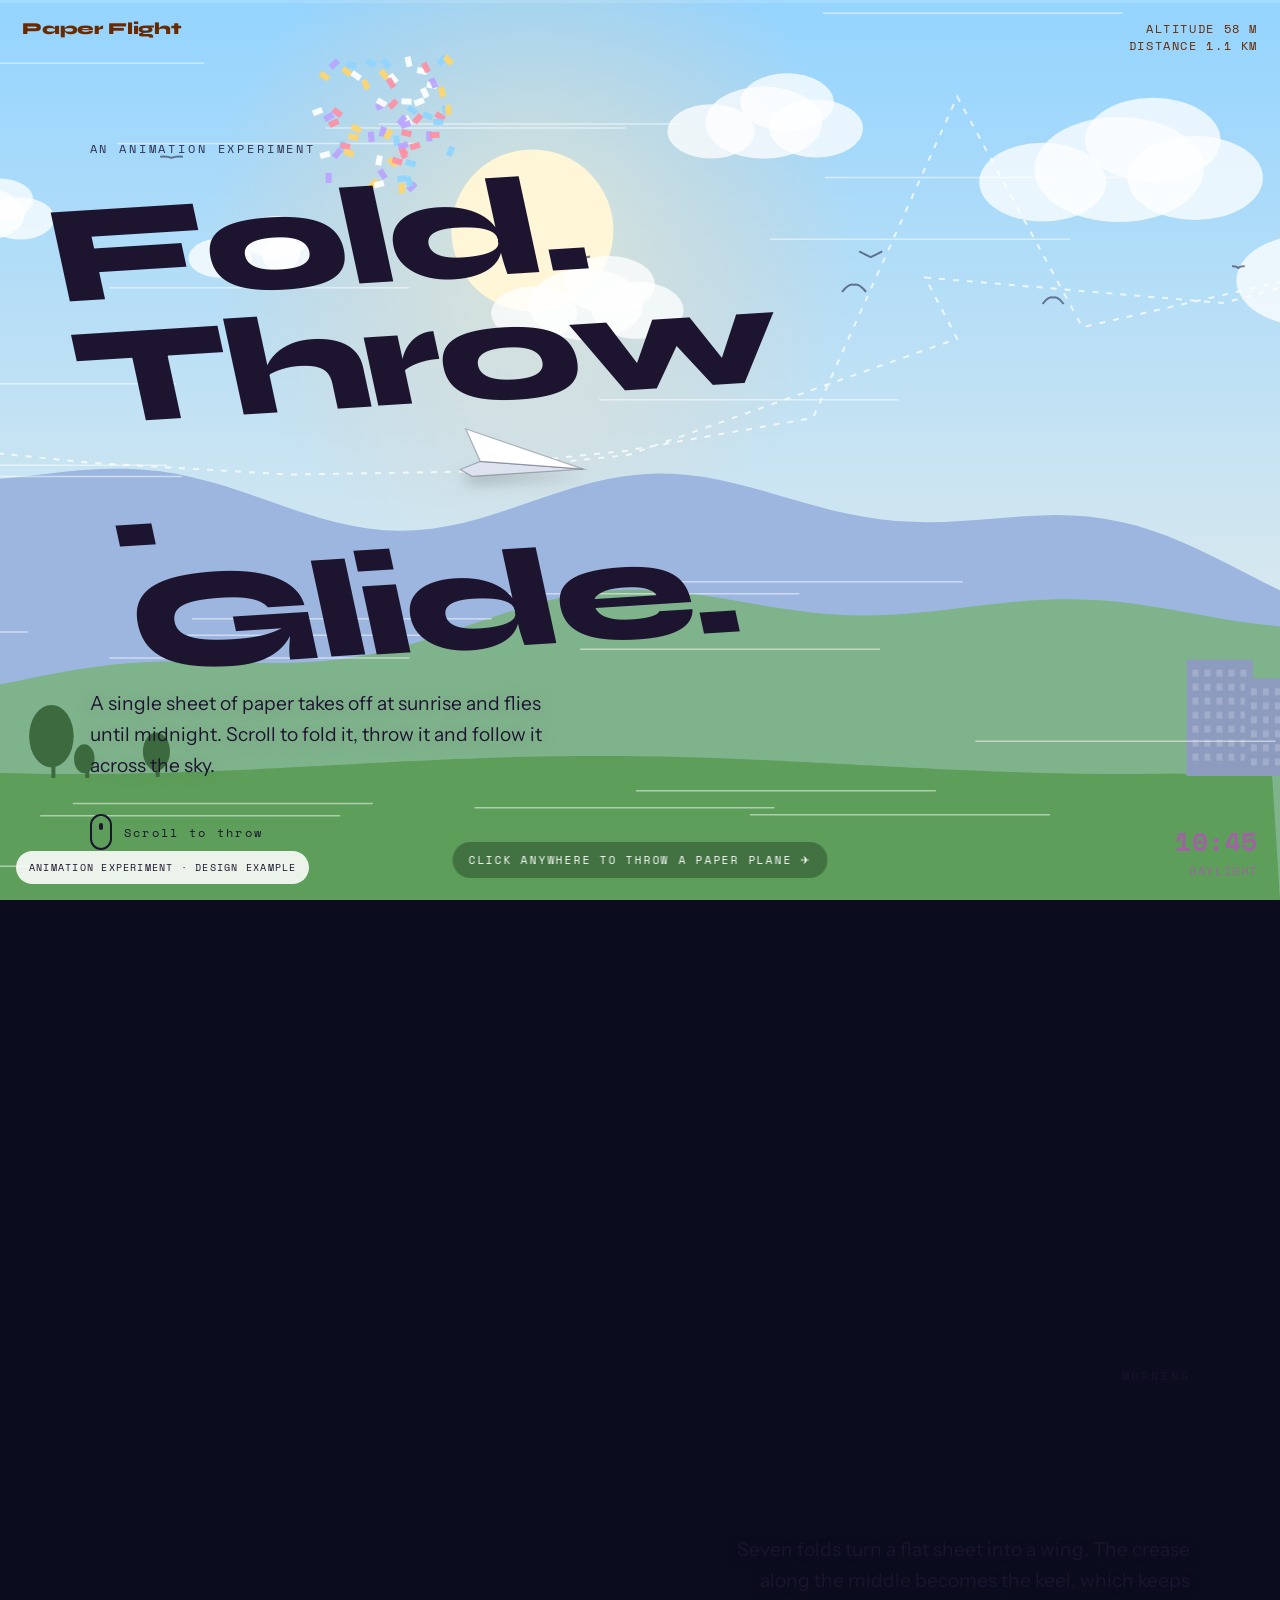
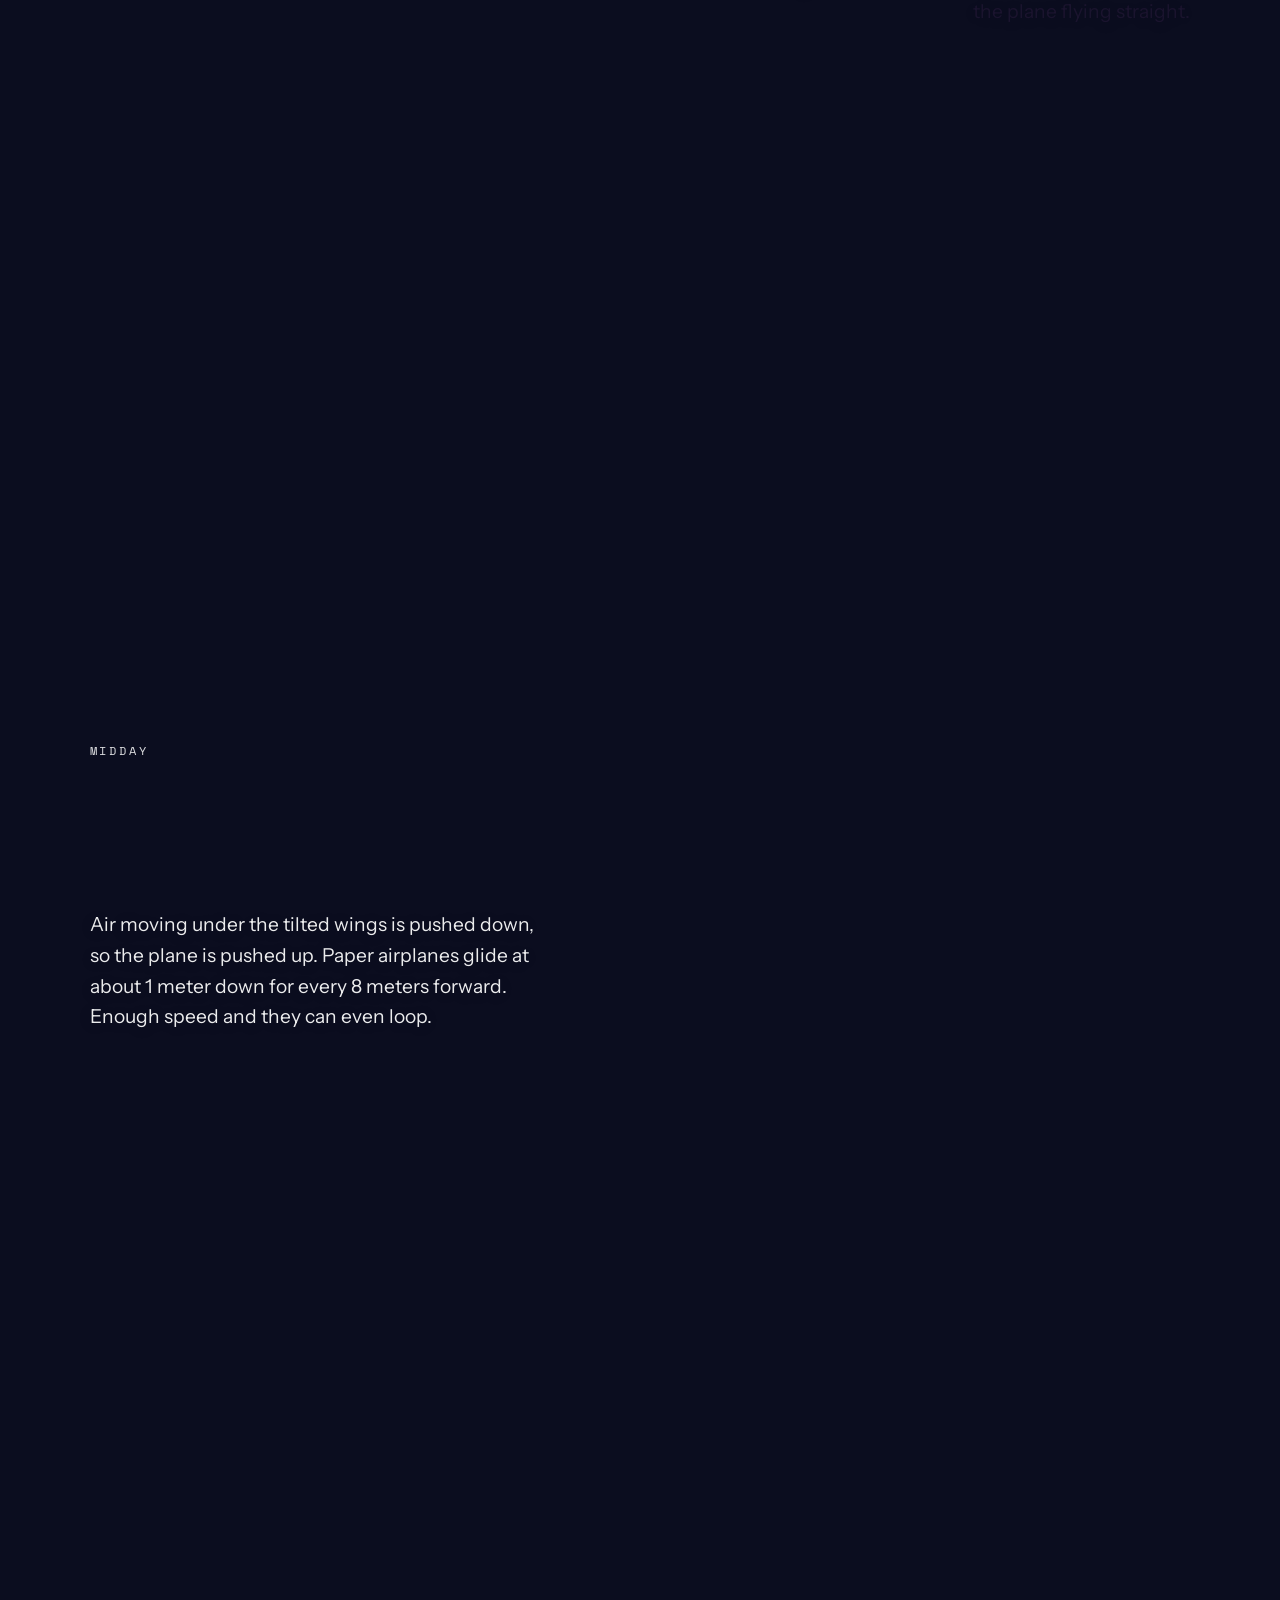
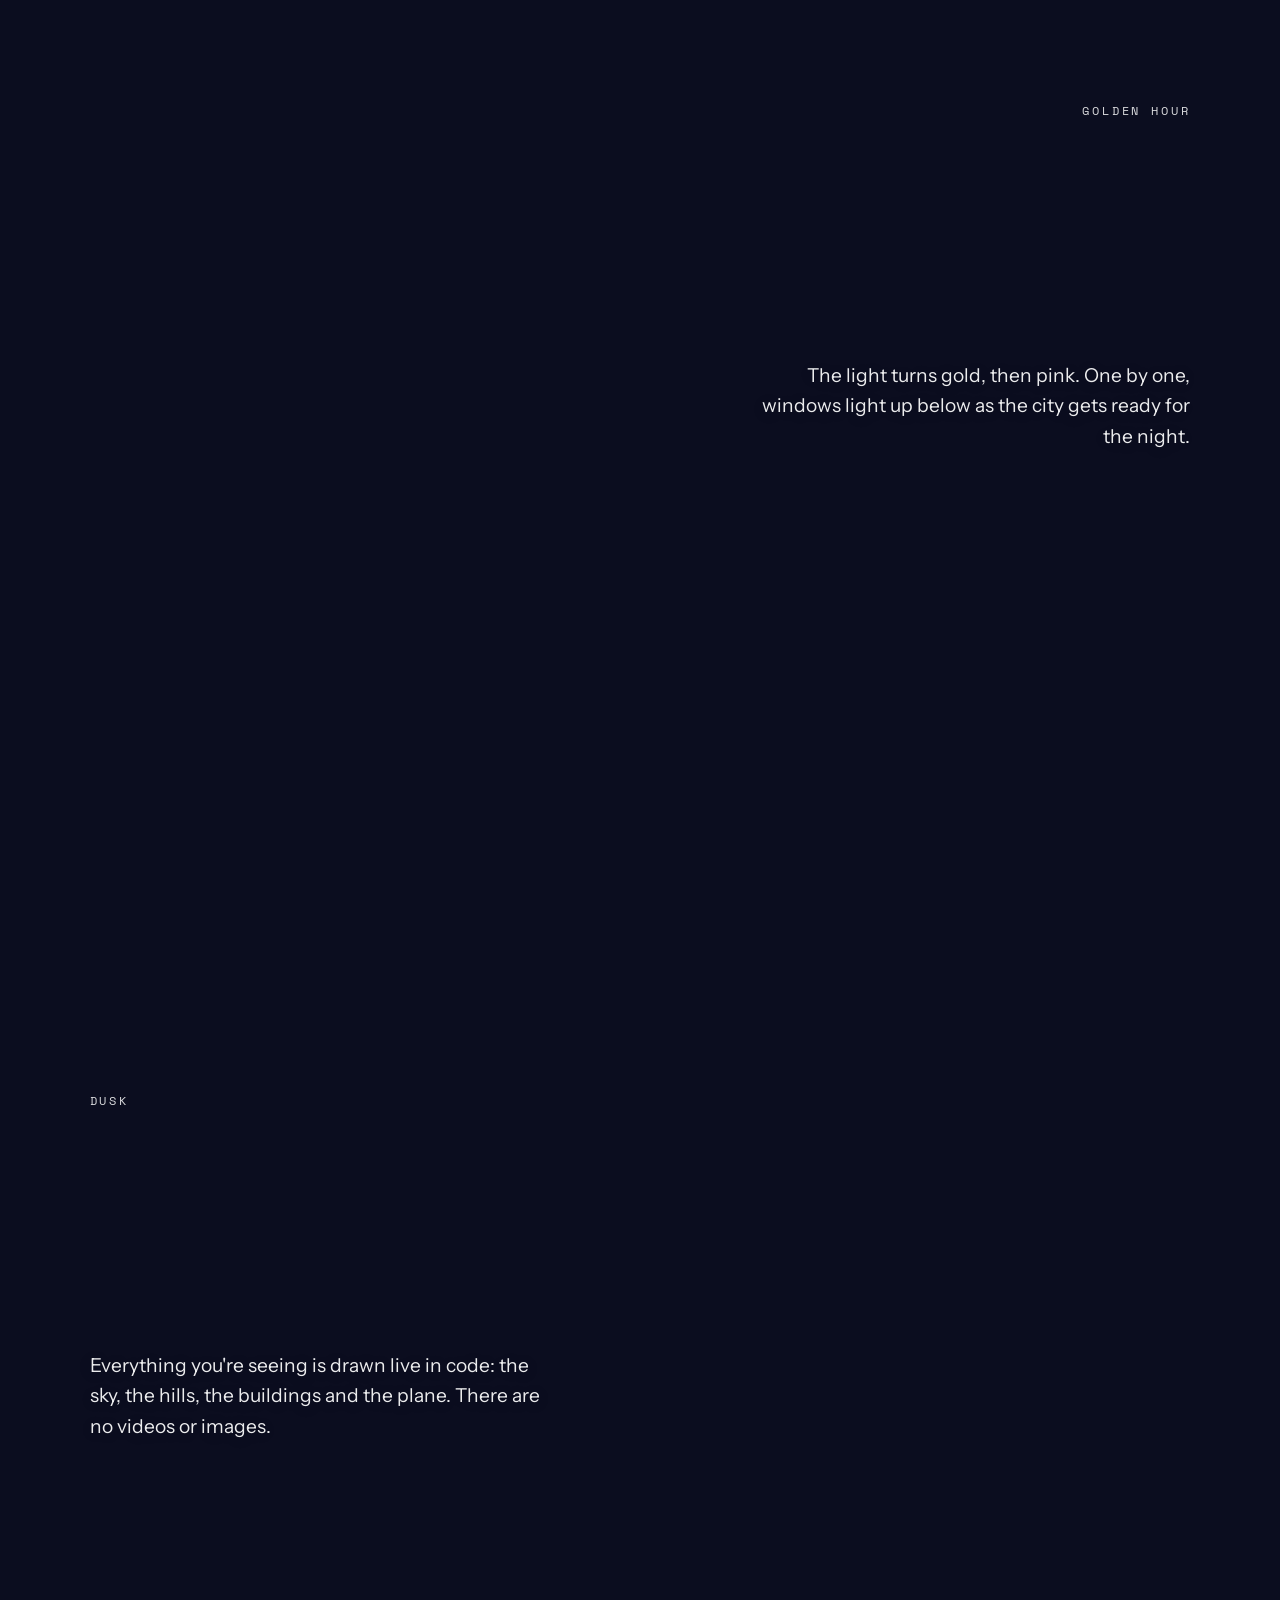
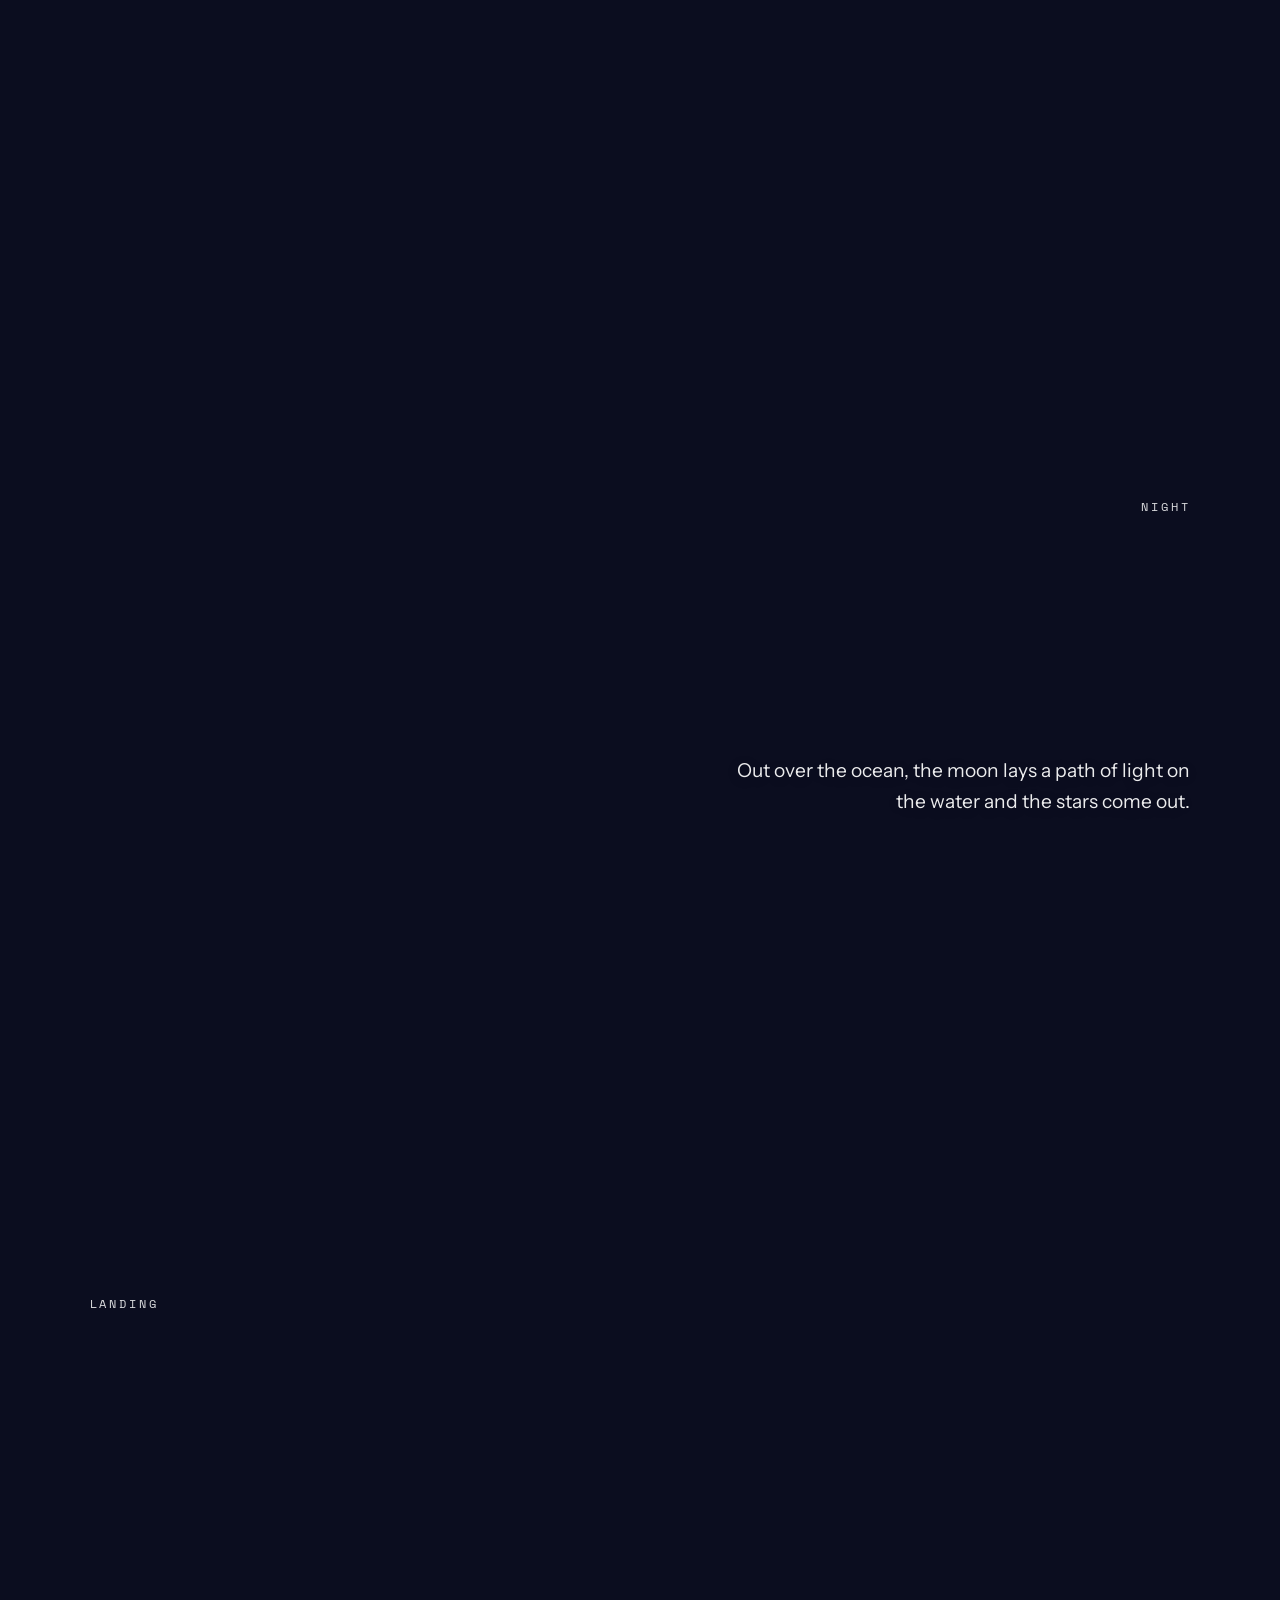
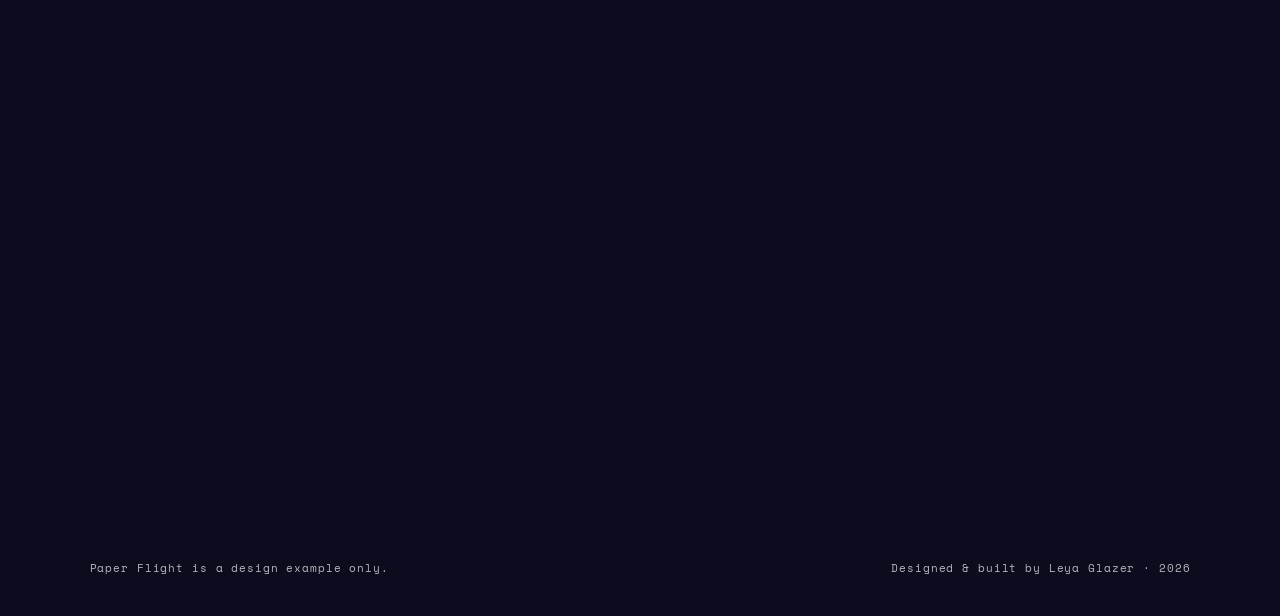
<file: portfolio/flight/index.html>
<!DOCTYPE html>
<html lang="en">
<head><meta name="robots" content="noindex">
<meta charset="UTF-8">
<meta name="viewport" content="width=device-width, initial-scale=1">
<title>Paper Flight — An Animation Experiment</title>
<meta name="description" content="Paper Flight: a scroll-driven animation experiment. Designed and built by Leya Glazer.">
<link rel="preconnect" href="https://fonts.googleapis.com">
<link href="https://fonts.googleapis.com/css2?family=Syne:wght@500;700;800&family=Instrument+Sans:wght@400;500;600&family=Space+Mono:wght@400;700&display=swap" rel="stylesheet">
<style>
:root{--d:'Syne',system-ui,sans-serif;--b:'Instrument Sans',system-ui,sans-serif;--m:'Space Mono',monospace}
*{box-sizing:border-box;margin:0;padding:0}
html{overflow-x:clip}
body{font-family:var(--b);color:#fff;background:#0b0d1f;overflow-x:clip;-webkit-font-smoothing:antialiased}
#scene{position:fixed;inset:0;width:100%;height:100%;display:block;z-index:0}
main{position:relative;z-index:2}
.ch{min-height:110vh;display:flex;flex-direction:column;justify-content:center;padding:0 7vw;max-width:880px;pointer-events:none}
.ch.r{margin-left:auto;text-align:right;align-items:flex-end}
.ch>*{pointer-events:auto}
.kick{font-family:var(--m);font-size:.74rem;letter-spacing:.24em;text-transform:uppercase;opacity:.85;margin-bottom:14px}
h1,h2{font-family:var(--d);font-weight:800;letter-spacing:-.04em;line-height:.88;text-shadow:0 6px 40px rgba(0,0,0,.18)}
h1{font-size:clamp(3.6rem,11vw,10rem)}
h2{font-size:clamp(3rem,8vw,7rem)}
.ch p{font-size:clamp(1rem,1.6vw,1.2rem);line-height:1.6;max-width:460px;margin-top:22px;opacity:.92;text-shadow:0 2px 20px rgba(0,0,0,.25)}
.l{display:inline-block;transform:translateY(80%) rotate(14deg) scale(.6);opacity:0;transition:transform .9s cubic-bezier(.2,1.6,.4,1),opacity .5s}
.vis .l{transform:none;opacity:1}
.fade{opacity:0;transform:translateY(24px);transition:1s .4s}
.vis .fade{opacity:1;transform:none}
.dark{color:#1d1530}
.dark h1,.dark h2{text-shadow:none}
.hint{margin-top:34px;font-family:var(--m);font-size:.72rem;letter-spacing:.2em;display:flex;align-items:center;gap:12px}
.hint i{display:block;width:22px;height:36px;border:2px solid currentColor;border-radius:12px;position:relative}
.hint i::after{content:"";position:absolute;left:50%;top:7px;width:4px;height:7px;margin-left:-2px;border-radius:2px;background:currentColor;animation:wh 1.6s infinite}
@keyframes wh{60%{transform:translateY(10px);opacity:0}}
/* HUD */
.hud{position:fixed;z-index:5;font-family:var(--m);font-size:.72rem;letter-spacing:.14em;text-transform:uppercase;mix-blend-mode:difference;color:#fff}
#clock{right:22px;bottom:20px;text-align:right;line-height:1.6}
#clock b{font-size:1.6rem;letter-spacing:.02em;display:block}
#brand{left:22px;top:18px;font-family:var(--d);font-weight:800;font-size:1.05rem;letter-spacing:-.01em;text-transform:none}
#alt{right:22px;top:20px;text-align:right}
.bar{position:fixed;left:0;right:0;top:0;height:3px;z-index:6;background:rgba(255,255,255,.15)}
.bar i{display:block;height:100%;width:0;background:#fff;box-shadow:0 0 12px #fff}
#tip{position:fixed;left:50%;bottom:22px;transform:translateX(-50%);z-index:5;font-family:var(--m);font-size:.68rem;letter-spacing:.16em;text-transform:uppercase;background:rgba(0,0,0,.28);backdrop-filter:blur(8px);padding:10px 16px;border-radius:999px;white-space:nowrap;transition:opacity .6s}
#badge{position:fixed;left:16px;bottom:16px;z-index:7;font-family:var(--m);font-size:.64rem;letter-spacing:.12em;text-transform:uppercase;padding:9px 13px;border-radius:999px;background:rgba(255,255,255,.88);color:#1d1530;border:0;cursor:pointer}
@media(max-width:700px){#tip{display:none}#clock b{font-size:1.2rem}}
.about{margin-top:30px;max-width:560px;background:rgba(10,12,30,.55);backdrop-filter:blur(12px);border:1px solid rgba(255,255,255,.18);border-radius:24px;padding:28px;text-align:left}
.about h3{font-family:var(--d);font-size:1.6rem;letter-spacing:-.02em;margin:8px 0 10px}
.about p{font-size:1rem!important;margin-top:8px!important;max-width:none!important}
.tags{display:flex;flex-wrap:wrap;gap:8px;margin-top:16px}
.tags span{font-family:var(--m);font-size:.66rem;padding:6px 11px;border-radius:999px;border:1px solid rgba(255,255,255,.25)}
.again{margin-top:22px;padding:14px 22px;border-radius:999px;border:0;background:#fff;color:#1d1530;font-family:var(--d);font-weight:700;font-size:1rem;cursor:pointer;transition:.3s}
.again:hover{transform:translateY(-3px) rotate(-2deg)}
footer{position:relative;z-index:2;padding:30px 7vw 40px;font-family:var(--m);font-size:.68rem;letter-spacing:.08em;opacity:.7;display:flex;justify-content:space-between;flex-wrap:wrap;gap:10px}
@media(prefers-reduced-motion:reduce){.l,.fade{transition:none;opacity:1;transform:none}}
</style>
</head>
<body>
<canvas id="scene"></canvas>
<div class="bar"><i id="bar"></i></div>
<div class="hud" id="brand">Paper Flight</div>
<div class="hud" id="alt">Altitude <span id="altv">0</span> m<br>Distance <span id="dist">0</span> km</div>
<div class="hud" id="clock"><b id="clk">06:00</b><span id="phase">Sunrise</span></div>
<div id="tip">Click anywhere to throw a paper plane ✈</div>
<button id="badge" onclick="document.getElementById('end').scrollIntoView({behavior:'smooth'})">Animation experiment · design example</button>

<main>
  <section class="ch dark" id="c0">
    <div class="kick">An animation experiment</div>
    <h1 class="sp">Fold.<br>Throw.<br>Glide.</h1>
    <p class="fade">A single sheet of paper takes off at sunrise and flies until midnight. Scroll to fold it, throw it and follow it across the sky.</p>
    <div class="hint fade"><i></i>Scroll to throw</div>
  </section>
  <section class="ch r dark"><div class="kick">Morning</div><h2 class="sp">Sunrise.</h2><p class="fade">Seven folds turn a flat sheet into a wing. The crease along the middle becomes the keel, which keeps the plane flying straight.</p></section>
  <section class="ch"><div class="kick">Midday</div><h2 class="sp">Lift.</h2><p class="fade">Air moving under the tilted wings is pushed down, so the plane is pushed up. Paper airplanes glide at about 1 meter down for every 8 meters forward. Enough speed and they can even loop.</p></section>
  <section class="ch r"><div class="kick">Golden hour</div><h2 class="sp">Over the<br>city.</h2><p class="fade">The light turns gold, then pink. One by one, windows light up below as the city gets ready for the night.</p></section>
  <section class="ch"><div class="kick">Dusk</div><h2 class="sp">Lights on.</h2><p class="fade">Everything you're seeing is drawn live in code: the sky, the hills, the buildings and the plane. There are no videos or images.</p></section>
  <section class="ch r"><div class="kick">Night</div><h2 class="sp">Night<br>crossing.</h2><p class="fade">Out over the ocean, the moon lays a path of light on the water and the stars come out.</p></section>
  <section class="ch" id="end"><div class="kick">Landing</div><h2 class="sp">Touch&nbsp;down.</h2>
    <div class="about fade">
      <div class="kick" style="margin:0">About this project</div>
      <h3>This is a design example.</h3>
      <p>Paper Flight is an animation experiment I designed and built to show motion design and scroll storytelling. It's not a product, a company or a real flight.</p>
      <p>Every frame is generated in the browser with canvas: time of day, parallax layers, the folding animation, the flight path and the planes you throw.</p>
      <div class="tags"><span>Canvas 2D</span><span>Scroll animation</span><span>Shape morphing</span><span>Procedural art</span><span>Responsive</span></div>
      <button class="again" onclick="scrollTo({top:0,behavior:'smooth'})">Fly it again ↺</button>
    </div>
  </section>
</main>
<footer><span>Paper Flight is a design example only.</span><span>Designed &amp; built by Leya Glazer · 2026</span></footer>

<script>
const $=s=>document.querySelector(s),$$=s=>[...document.querySelectorAll(s)];
const reduce=matchMedia('(prefers-reduced-motion: reduce)').matches;
const cv=$('#scene'),x=cv.getContext('2d');let W,H,D;
function size(){D=Math.min(devicePixelRatio,1.75);W=innerWidth;H=innerHeight;cv.width=W*D;cv.height=H*D;x.setTransform(D,0,0,D,0,0)}size();addEventListener('resize',size);

/* split letters */
$$('.sp').forEach(el=>{let i=0;el.innerHTML=el.innerHTML.split(/(<br>)/).map(part=>part==='<br>'?part:[...part.replace(/&nbsp;/g,' ')].map(c=>`<span class="l" style="transition-delay:${(i++)*45}ms">${c===' '?'&nbsp;':c}</span>`).join('')).join('')});
const io=new IntersectionObserver(es=>es.forEach(e=>e.target.classList.toggle('vis',e.isIntersecting)),{threshold:.35});$$('.ch').forEach(c=>io.observe(c));

/* helpers */
const lerp=(a,b,t)=>a+(b-a)*t,cl=(v,a=0,b=1)=>Math.max(a,Math.min(b,v)),ss=(a,b,v)=>{const t=cl((v-a)/(b-a));return t*t*(3-2*t)};
const hex=h=>[parseInt(h.slice(1,3),16),parseInt(h.slice(3,5),16),parseInt(h.slice(5,7),16)];
const mix=(a,b,t)=>a.map((v,i)=>Math.round(lerp(v,b[i],t)));const rgb=(c,a=1)=>`rgba(${c[0]},${c[1]},${c[2]},${a})`;
function rnd(i){const s=Math.sin(i*127.1+311.7)*43758.5453;return s-Math.floor(s)}
const SKY=[[0,'#ffcfa6','#ff94a6'],[.2,'#9ad8ff','#fff1e0'],[.42,'#7cc6ff','#e4f6ff'],[.55,'#ffb36b','#ff6f8a'],[.68,'#5b3f8f','#ff7a6b'],[.8,'#1a1d4f','#3f2c6e'],[1,'#04050f','#111838']].map(k=>[k[0],hex(k[1]),hex(k[2])]);
function sky(p){for(let i=0;i<SKY.length-1;i++){const a=SKY[i],b=SKY[i+1];if(p<=b[0]){const t=ss(a[0],b[0],p);return [mix(a[1],b[1],t),mix(a[2],b[2],t)]}}return [SKY[6][1],SKY[6][2]]}
const night=p=>ss(.62,.85,p);

/* state */
let burstDone=false,scraps=[],sparks=[],fw=[],lastFw=0,P=0,Ps=0,t0=performance.now(),mouse={x:.5,y:.5},thrown=[],trail=[];
addEventListener('pointermove',e=>{mouse.x=e.clientX/W;mouse.y=e.clientY/H});
addEventListener('click',e=>{if(e.target.closest('button,a'))return;thrown.push({x:e.clientX,y:e.clientY,vx:5+Math.random()*3,vy:-3-Math.random()*2,a:0,life:0,c:Math.random()});$('#tip').style.opacity=0});
const stars=Array.from({length:220},(_,i)=>({x:rnd(i),y:rnd(i+500)*.7,s:rnd(i+900)*1.6+.3,ph:rnd(i+77)*6}));
const birds=Array.from({length:7},(_,i)=>({x:rnd(i+40),y:.15+rnd(i+60)*.2,s:.6+rnd(i+80)*.6}));

/* terrain */
const CITY0=2.3,CITY1=4.4,SEA0=4.75; // in screen widths, front layer world coords
function ridge(wx,seed,amp,base){return base-amp*(.5*Math.sin(wx*.0021+seed)+.3*Math.sin(wx*.0053+seed*2)+.2*Math.sin(wx*.013+seed*3))}
function drawLayer(cam,f,color,seed,amp,base){x.fillStyle=color;x.beginPath();x.moveTo(0,H);for(let sx=0;sx<=W+20;sx+=16){const wx=sx+cam*f;x.lineTo(sx,ridge(wx,seed,amp,base))}x.lineTo(W,H);x.closePath();x.fill()}

/* paper plane geometry */
const SHEET={w:[[-50,-35],[50,-35],[50,0],[-50,0]],b:[[-50,0],[50,0],[50,35],[-50,35]]};
const PLANE={w:[[-42,-24],[58,2],[58,2],[-28,2]],b:[[-28,2],[58,2],[-34,15],[-44,10]]};
function plane(px,py,ang,sc,fold,alpha=1){x.save();x.translate(px,py);x.rotate(ang);x.scale(sc,sc);x.globalAlpha=alpha;
  const e=ss(0,1,fold),poly=k=>SHEET[k].map((pt,i)=>[lerp(pt[0],PLANE[k][i][0],e),lerp(pt[1],PLANE[k][i][1],e)]);
  const draw=(pts,fill)=>{x.beginPath();pts.forEach((p,i)=>i?x.lineTo(p[0],p[1]):x.moveTo(p[0],p[1]));x.closePath();x.fillStyle=fill;x.fill();x.strokeStyle='rgba(60,60,90,.35)';x.lineWidth=1;x.stroke()};
  x.shadowColor='rgba(0,0,0,.18)';x.shadowBlur=14;x.shadowOffsetY=8;
  draw(poly('b'),'#dfe3f0');x.shadowColor='transparent';draw(poly('w'),'#ffffff');
  // creases
  x.strokeStyle=`rgba(120,125,160,${.5*(1-e)+.25})`;x.lineWidth=.8;x.beginPath();x.moveTo(lerp(-50,-28,e),lerp(0,2,e));x.lineTo(lerp(50,58,e),lerp(0,2,e));x.stroke();
  if(e<.98){x.setLineDash([3,4]);x.beginPath();x.moveTo(lerp(-50,-42,e),-35*(1-e)-24*e);x.lineTo(lerp(0,58,e),lerp(0,2,e));x.stroke();x.setLineDash([])}
  x.restore();x.globalAlpha=1}

/* main draw */
function frame(now){
  const t=(now-t0)/1000;
  const max=document.documentElement.scrollHeight-innerHeight;P=cl(scrollY/Math.max(1,max));Ps+=(P-Ps)*(reduce?1:.08);const p=Ps;
  const n=night(p),cam=p*5.2*W;
  // sky
  const [top,bot]=sky(p);const g=x.createLinearGradient(0,0,0,H);g.addColorStop(0,rgb(top));g.addColorStop(1,rgb(bot));x.fillStyle=g;x.fillRect(0,0,W,H);
  // stars
  if(n>0)stars.forEach(s=>{x.fillStyle=`rgba(255,255,255,${n*(.4+.6*Math.abs(Math.sin(t*1.5+s.ph)))})`;x.beginPath();x.arc(s.x*W,s.y*H,s.s,0,7);x.fill()});
  // shooting star
  if(n>.6){const k=(t*.25)%1;if(k<.18){const sx=W*(.2+.6*rnd(Math.floor(t*.25))),sy=H*.12;x.strokeStyle=`rgba(255,255,255,${(1-k/.18)*.9})`;x.lineWidth=2;x.beginPath();x.moveTo(sx+k*900,sy+k*300);x.lineTo(sx+k*900-80,sy+k*300-26);x.stroke()}}
  // sun
  const sunA=1-ss(.6,.72,p);if(sunA>0){const sx=W*lerp(.18,.85,ss(0,.66,p)),sy=H*(.72-.55*Math.sin(Math.PI*ss(0,.7,p)));const sr=Math.min(W,H)*.09;
    const sg=x.createRadialGradient(sx,sy,0,sx,sy,sr*4);sg.addColorStop(0,`rgba(255,240,200,${.55*sunA})`);sg.addColorStop(1,'rgba(255,200,150,0)');x.fillStyle=sg;x.fillRect(0,0,W,H);
    x.fillStyle=rgb(mix(hex('#fff6d8'),hex('#ff8a5c'),ss(.45,.68,p)),sunA);x.beginPath();x.arc(sx,sy,sr,0,7);x.fill()}
  // moon
  if(n>0){const mx=W*.78,my=H*lerp(.5,.2,n),mr=Math.min(W,H)*.06;const mg=x.createRadialGradient(mx,my,mr*.5,mx,my,mr*5);mg.addColorStop(0,`rgba(200,215,255,${.25*n})`);mg.addColorStop(1,'rgba(200,215,255,0)');x.fillStyle=mg;x.fillRect(0,0,W,H);
    x.fillStyle=`rgba(245,243,230,${n})`;x.beginPath();x.arc(mx,my,mr,0,7);x.fill();x.fillStyle=`rgba(200,200,190,${n*.5})`;[[.3,-.2,.18],[-.25,.25,.14],[.1,.35,.1]].forEach(c=>{x.beginPath();x.arc(mx+c[0]*mr,my+c[1]*mr,c[2]*mr,0,7);x.fill()})}
  // clouds
  for(let i=0;i<9;i++){const wx=rnd(i+3)*W*7-cam*.35+t*8*(1+rnd(i)),cx=((wx%(W*1.6))+W*1.6)%(W*1.6)-W*.3,cy=H*(.12+rnd(i+20)*.3),s=40+rnd(i+30)*60;
    x.fillStyle=rgb(mix(mix(hex('#ffffff'),hex('#ffd6c4'),ss(.45,.65,p)),hex('#3a3570'),n),.75-n*.35);
    [[0,0,1],[s*.9,s*.1,.8],[-s*.9,s*.15,.75],[s*.4,-s*.35,.8]].forEach(c=>{x.beginPath();x.ellipse(cx+c[0],cy+c[1],s*c[2],s*c[2]*.62,0,0,7);x.fill()})}
  // birds (day)
  const ba=1-ss(.5,.62,p);if(ba>0)birds.forEach((b,i)=>{const bx=((b.x*W*2-cam*.25+t*40*b.s)%(W*1.4)+W*1.4)%(W*1.4)-W*.2,by=b.y*H+Math.sin(t*1.3+i)*8,fl=Math.sin(t*9+i*2)*6*b.s;
    x.strokeStyle=`rgba(40,40,70,${.6*ba})`;x.lineWidth=2;x.beginPath();x.moveTo(bx-10*b.s,by-fl);x.quadraticCurveTo(bx-4*b.s,by-2,bx,by);x.quadraticCurveTo(bx+4*b.s,by-2,bx+10*b.s,by-fl);x.stroke()});
  // far mountains & hills (tint toward night)
  const tint=(day,nt)=>rgb(mix(mix(hex(day),hex('#c9718b'),ss(.45,.65,p)*.6),hex(nt),n));
  drawLayer(cam,.12,tint('#9db6e0','#1d2150'),1,H*.12,H*.58);
  drawLayer(cam,.3,tint('#7fb38c','#171a3e'),4,H*.08,H*.7);
  // aurora
  const au=ss(.82,.95,p);if(au>0){x.save();x.globalCompositeOperation='lighter';for(let b=0;b<3;b++){const g2=x.createLinearGradient(0,H*.05,0,H*.5);g2.addColorStop(0,'rgba(0,0,0,0)');g2.addColorStop(.5,b===1?`rgba(170,90,255,${.18*au})`:`rgba(60,255,170,${.2*au})`);g2.addColorStop(1,'rgba(0,0,0,0)');x.fillStyle=g2;x.beginPath();
    for(let sx=0;sx<=W;sx+=20){const y=H*(.12+b*.06)+Math.sin(sx*.004+t*.6+b*2)*40+Math.sin(sx*.011-t*.9)*18;sx?x.lineTo(sx,y):x.moveTo(sx,y)}for(let sx=W;sx>=0;sx-=20){const y=H*(.42+b*.04)+Math.sin(sx*.005+t*.5+b)*30;x.lineTo(sx,y)}x.closePath();x.fill()}x.restore()}
  // fireworks over the city at dusk
  const fwOn=ss(.66,.7,p)*(1-ss(.84,.88,p));if(fwOn>0&&t-lastFw>.45){lastFw=t;const cx=W*(.1+Math.random()*.8),cy=H*(.1+Math.random()*.32),c=['#ffd56b','#ff6b9a','#7af0ff','#b9ff6b','#c79bff'][Math.floor(Math.random()*5)];for(let k=0;k<110;k++){const a=k/110*6.283+Math.random()*.05,v=(k%2?3.5:5.5)*(Math.min(W,1400)/1000)*(.8+Math.random()*.4);fw.push({x:cx,y:cy,vx:Math.cos(a)*v,vy:Math.sin(a)*v,l:0,c})}}
  fw=fw.filter(q=>q.l<70);x.save();x.globalCompositeOperation='lighter';fw.forEach(q=>{q.l++;q.vx*=.97;q.vy=q.vy*.97+.04;q.x+=q.vx;q.y+=q.vy;x.strokeStyle=q.c;x.globalAlpha=(1-q.l/70);x.lineWidth=2.6;x.beginPath();x.moveTo(q.x,q.y);x.lineTo(q.x-q.vx*4,q.y-q.vy*4);x.stroke()});x.restore();x.globalAlpha=1;
  // front: meadow → city → sea
  const gy=H*.86;
  // sea
  const seaX=SEA0*W-cam;if(seaX<W){const sxs=Math.max(0,seaX);const sg=x.createLinearGradient(0,gy-30,0,H);sg.addColorStop(0,rgb(mix(hex('#4fb3d9'),hex('#0e1640'),n)));sg.addColorStop(1,rgb(mix(hex('#1e6f9f'),hex('#05081d'),n)));x.fillStyle=sg;x.fillRect(sxs,gy-18,W-sxs,H);
    // waves
    for(let r=0;r<6;r++){x.strokeStyle=`rgba(255,255,255,${.18+.04*r})`;x.lineWidth=1.5;x.beginPath();for(let px=sxs;px<=W;px+=8){const y=gy-12+r*14+Math.sin(px*.03+t*2+r)*3;px===sxs?x.moveTo(px,y):x.lineTo(px,y)}x.stroke()}
    // moon path
    if(n>0){for(let k=0;k<26;k++){const ry=gy-10+k*7,w=(30+k*6)*(.6+.4*Math.sin(t*3+k));if(W*.78>sxs){x.fillStyle=`rgba(255,250,220,${n*.35*(1-k/26)})`;x.fillRect(W*.78-w/2+Math.sin(t*2+k)*6,ry,w,2)}}}
    // beach
    x.fillStyle=rgb(mix(hex('#f1d9a4'),hex('#2a2547'),n));x.beginPath();x.moveTo(seaX-60,H);x.quadraticCurveTo(seaX-20,gy-14,seaX+40,gy-14);x.lineTo(seaX+80,gy-10);x.quadraticCurveTo(seaX+20,H*.95,seaX+60,H);x.closePath();x.fill()}
  // ground (meadow + city) up to sea
  const landEnd=Math.min(W,seaX-20);if(landEnd>0){x.fillStyle=rgb(mix(mix(hex('#5c9e5a'),hex('#7a5a6e'),ss(.5,.65,p)*.5),hex('#0d1030'),n));x.beginPath();x.moveTo(0,H);for(let sx=0;sx<=landEnd;sx+=12){const wx=sx+cam;const city=wx>CITY0*W&&wx<CITY1*W;x.lineTo(sx,city?gy:gy-18*(.5+.5*Math.sin(wx*.006)))}x.lineTo(landEnd,H);x.closePath();x.fill()}
  // trees in meadow
  for(let i=0;i<34;i++){const wx=i*W*.045+rnd(i)*40;if(wx>CITY0*W-60)continue;const sx=wx-cam;if(sx<-40||sx>W+40)continue;const base=gy-18*(.5+.5*Math.sin(wx*.006))+4,h=30+rnd(i+5)*40,sw=Math.sin(t*1.6+i)*3;
    x.fillStyle=rgb(mix(hex('#3d6b3f'),hex('#090b24'),n));x.fillRect(sx-2,base-h*.4,4,h*.4);x.beginPath();x.ellipse(sx+sw,base-h*.6,h*.32,h*.45,0,0,7);x.fill()}
  // city
  for(let i=0;i<46;i++){const bw=34+rnd(i+11)*50,wx=CITY0*W+i*(W*(CITY1-CITY0)/46),sx=wx-cam;if(sx<-100||sx>W+20)continue;const bh=(80+rnd(i+21)*rnd(i+31)*320)*(H/800);
    x.fillStyle=rgb(mix(mix(hex('#8d9bbf'),hex('#5b3f6e'),ss(.5,.66,p)),hex('#0b0e2a'),n));x.fillRect(sx,gy-bh,bw,bh+2);
    if(rnd(i+41)>.6){x.fillRect(sx+bw*.45,gy-bh-18,3,18);if(n>.3&&Math.sin(t*3+i)>0){x.fillStyle='#ff4d4d';x.beginPath();x.arc(sx+bw*.45+1.5,gy-bh-19,3,0,7);x.fill()}}
    // windows
    const lit=ss(.55,.78,p);for(let r=0;r*14<bh-20;r++)for(let c=0;c*12<bw-14;c++){const k=rnd(i*97+r*13+c);if(k<lit*.85){x.fillStyle=`rgba(255,${200+k*40|0},${120+k*60|0},${.9})`;x.fillRect(sx+6+c*12,gy-bh+10+r*14,6,7)}else if(n<.2){x.fillStyle='rgba(255,255,255,.18)';x.fillRect(sx+6+c*12,gy-bh+10+r*14,6,7)}}}
  // fireflies at dusk in meadow edge
  // flight path
  const fold=ss(.0,.06,p),launch=ss(.05,.12,p);
  let px=lerp(W*(W>800?.68:.5),W*(.36+.06*Math.sin(p*9)),launch),py=lerp(H*(W>800?.42:.62),H*(.36+.14*Math.sin(p*7+.5)-.06*Math.sin(p*17)),launch);
  py+=(mouse.y-.5)*H*.08*launch+Math.sin(t*1.8)*5*launch;px+=(mouse.x-.5)*W*.05*launch;
  // loop-de-loop around midday and a barrel dive at dusk
  let extraA=0;const lk=cl((p-.3)/.08);if(lk>0&&lk<1){const e=lk<.5?2*lk*lk:1-Math.pow(-2*lk+2,2)/2,R=Math.min(W,H)*.16;px+=R*Math.sin(e*6.283)*.9;py-=R*(1-Math.cos(e*6.283));extraA=-e*6.283}
  const dk=cl((p-.62)/.06);if(dk>0&&dk<1){py+=Math.sin(dk*Math.PI)*H*.18;extraA+=Math.sin(dk*6.283)*.5}
  if(p>.94){const k=ss(.94,1,p);px=lerp(px,W*.62,k);py=lerp(py,gy-40,k)}
  const dydp=Math.cos(p*7+.5)*.98-Math.cos(p*17)*1.02,ang=launch*(-Math.atan(dydp*.25)+Math.sin(t*1.8)*.04)+(1-fold)*Math.PI*(1-launch)*.0+(fold<1?(1-fold)*-.5:0);
  // trail
  const wxp=px+cam;if(launch>.95){if(!trail.length||Math.abs(trail[trail.length-1][0]-wxp)>6)trail.push([wxp,py]);while(trail.length&&trail[trail.length-1][0]>wxp+10)trail.pop();if(trail.length>260)trail.shift()}else trail.length=0;
  if(trail.length>1){x.setLineDash([6,8]);x.lineWidth=2;x.strokeStyle=n>.5?'rgba(255,255,255,.55)':'rgba(255,255,255,.75)';x.beginPath();trail.forEach((q,i)=>{const sx=q[0]-cam;i?x.lineTo(sx-28,q[1]+4):x.moveTo(sx-28,q[1]+4)});x.stroke();x.setLineDash([])}
  // fold sparkle
  if(fold>.02&&fold<.98){for(let k=0;k<8;k++){const a=k/8*6.283+t*3;x.fillStyle=`rgba(255,255,255,${.8*Math.sin(fold*Math.PI)})`;x.beginPath();x.arc(px+Math.cos(a)*110*fold,py+Math.sin(a)*110*fold,3,0,7);x.fill()}}
  const sc=lerp(1.9,1,launch)*Math.min(1.2,W/900+.4);
  // speed lines when scrolling fast
  const spd=Math.abs(P-Ps);if(spd>.004){const a=Math.min(1,spd*60);x.strokeStyle=`rgba(255,255,255,${.5*a})`;x.lineWidth=1.5;for(let k=0;k<26;k++){const ly=rnd(k+Math.floor(t*20))*H,lx=rnd(k*3+Math.floor(t*20))*W,len=80+a*220;x.beginPath();x.moveTo(lx,ly);x.lineTo(lx-len,ly);x.stroke()}}
  // glow halo at night
  if(n>.3){const hg=x.createRadialGradient(px,py,0,px,py,90);hg.addColorStop(0,`rgba(180,200,255,${.25*n})`);hg.addColorStop(1,'rgba(180,200,255,0)');x.fillStyle=hg;x.fillRect(px-90,py-90,180,180)}
  plane(px,py,ang+extraA+(1-fold)*Math.sin(t)*.06,sc,fold);
  // touchdown burst
  if(P>.985&&!burstDone){burstDone=true;for(let k=0;k<70;k++)scraps.push({x:px,y:py,vx:(Math.random()-.5)*12,vy:-Math.random()*10-2,r:Math.random()*6,va:(Math.random()-.5)*.4,c:['#ffffff','#ffd56b','#8fd3ff','#ff8fa3','#b9a3ff'][k%5],l:0})}
  if(P<.95)burstDone=false;
  scraps=scraps.filter(q=>q.l<160);scraps.forEach(q=>{q.l++;q.vy+=.25;q.vx*=.98;q.x+=q.vx;q.y+=q.vy;q.r+=q.va;x.save();x.translate(q.x,q.y);x.rotate(q.r);x.fillStyle=q.c;x.globalAlpha=1-q.l/160;x.fillRect(-5,-3,10,6);x.restore()});x.globalAlpha=1;
  // thrown planes
  thrown=thrown.filter(q=>q.life<600&&q.x<W+100&&q.y<H+100);thrown.forEach(q=>{q.life++;q.vy+=.06;q.vy=Math.min(q.vy,1.6);q.vy-= .045*q.vx/6;q.x+=q.vx;q.y+=q.vy;q.vx*=.998;plane(q.x,q.y,Math.atan2(q.vy,q.vx),.6,1,1);if(q.life%2==0)sparks.push({x:q.x-14,y:q.y,l:0,c:['#fff','#ffd56b','#8fd3ff','#ff8fa3'][q.life%4]})});
  sparks=sparks.filter(q=>q.l<40);sparks.forEach(q=>{q.l++;q.y+=.4;x.fillStyle=q.c;x.globalAlpha=1-q.l/40;x.beginPath();x.arc(q.x,q.y,2.2*(1-q.l/40)+.5,0,7);x.fill()});x.globalAlpha=1;
  // HUD
  const hrs=6+p*18,hh=Math.floor(hrs)%24,mm=Math.floor((hrs%1)*60);$('#clk').textContent=String(hh).padStart(2,'0')+':'+String(mm).padStart(2,'0');
  $('#phase').textContent=p<.15?'Sunrise':p<.45?'Daylight':p<.62?'Golden hour':p<.8?'Dusk':'Night';
  $('#altv').textContent=Math.round(launch*(H-py)/H*120);$('#dist').textContent=(p*4.2).toFixed(1);$('#bar').style.width=(P*100)+'%';
  const sk=Math.max(-12,Math.min(12,(P-Ps)*900));$$('.ch h1,.ch h2').forEach(h=>h.style.transform=`skewY(${sk*.3}deg) skewX(${-sk}deg)`);
  requestAnimationFrame(frame)}
requestAnimationFrame(frame);
setTimeout(()=>$('#tip').style.opacity=0,9000);
</script>
</body>
</html>
</file>
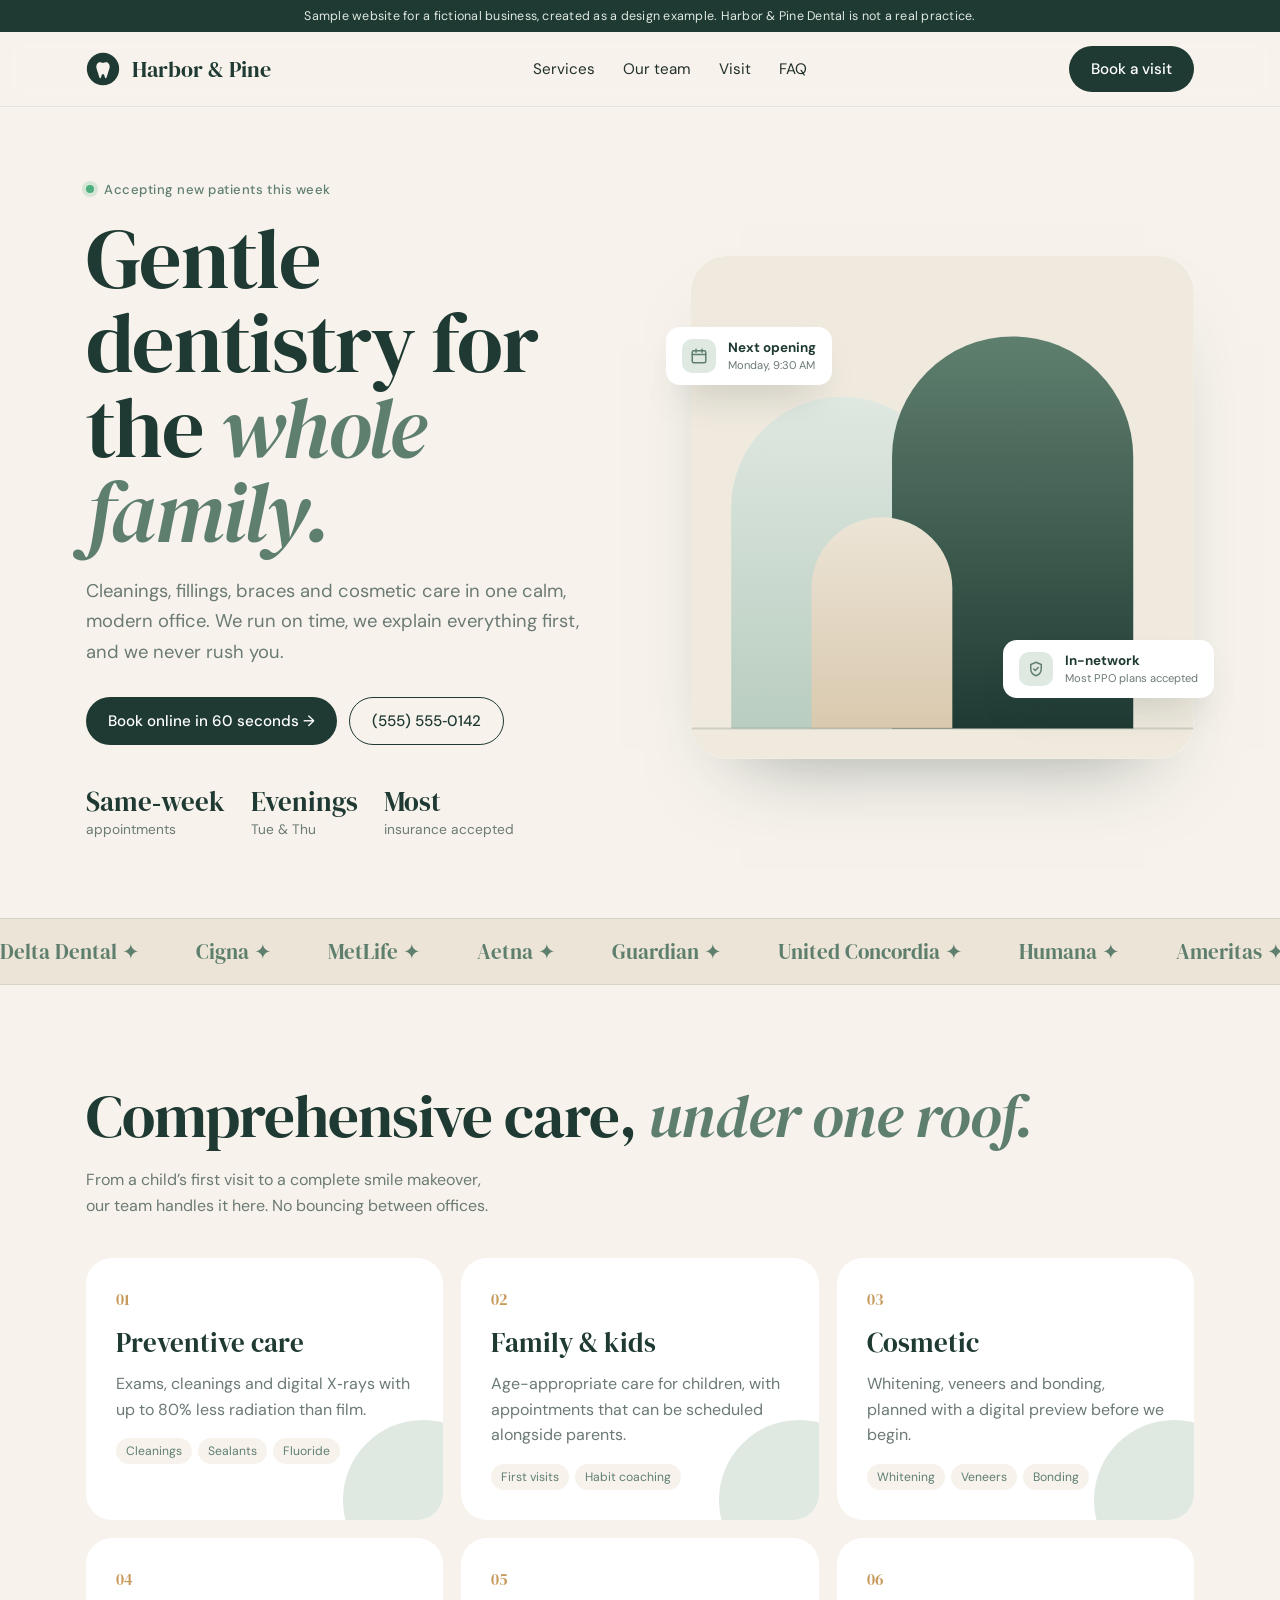
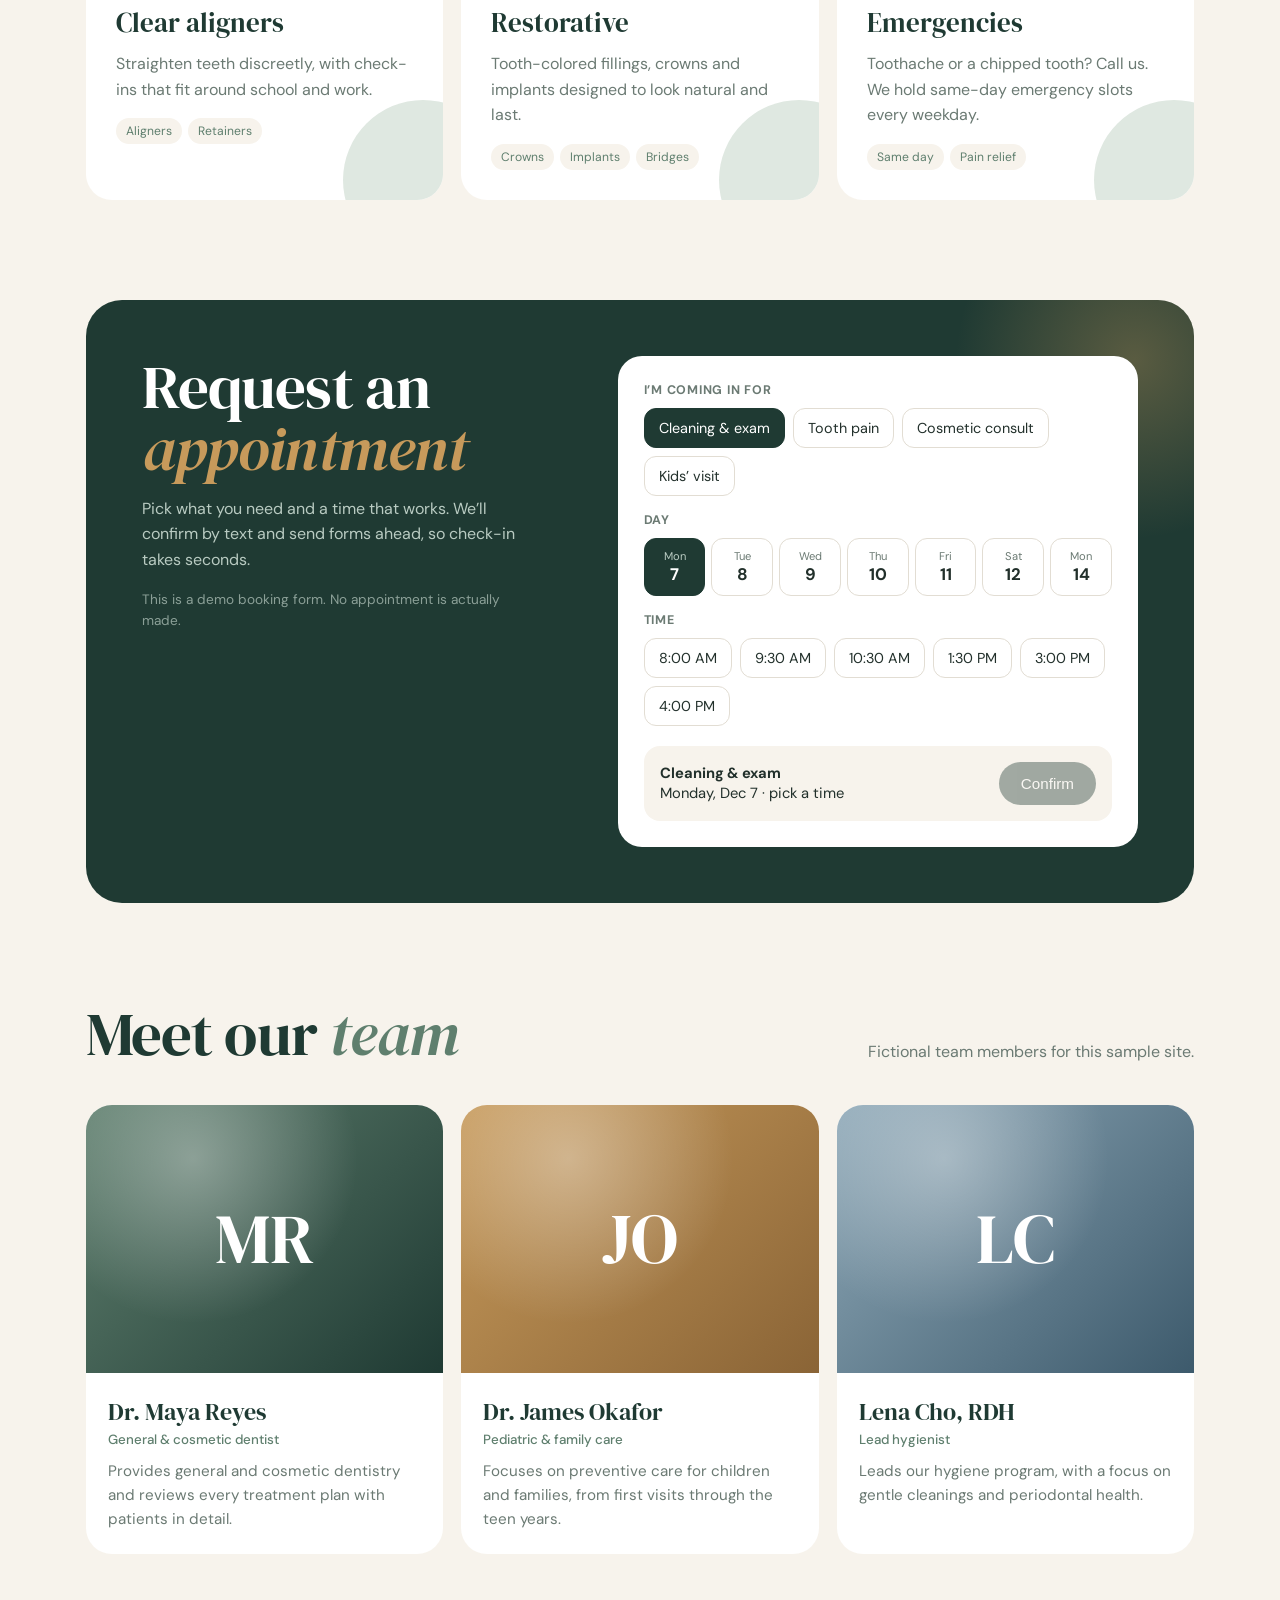
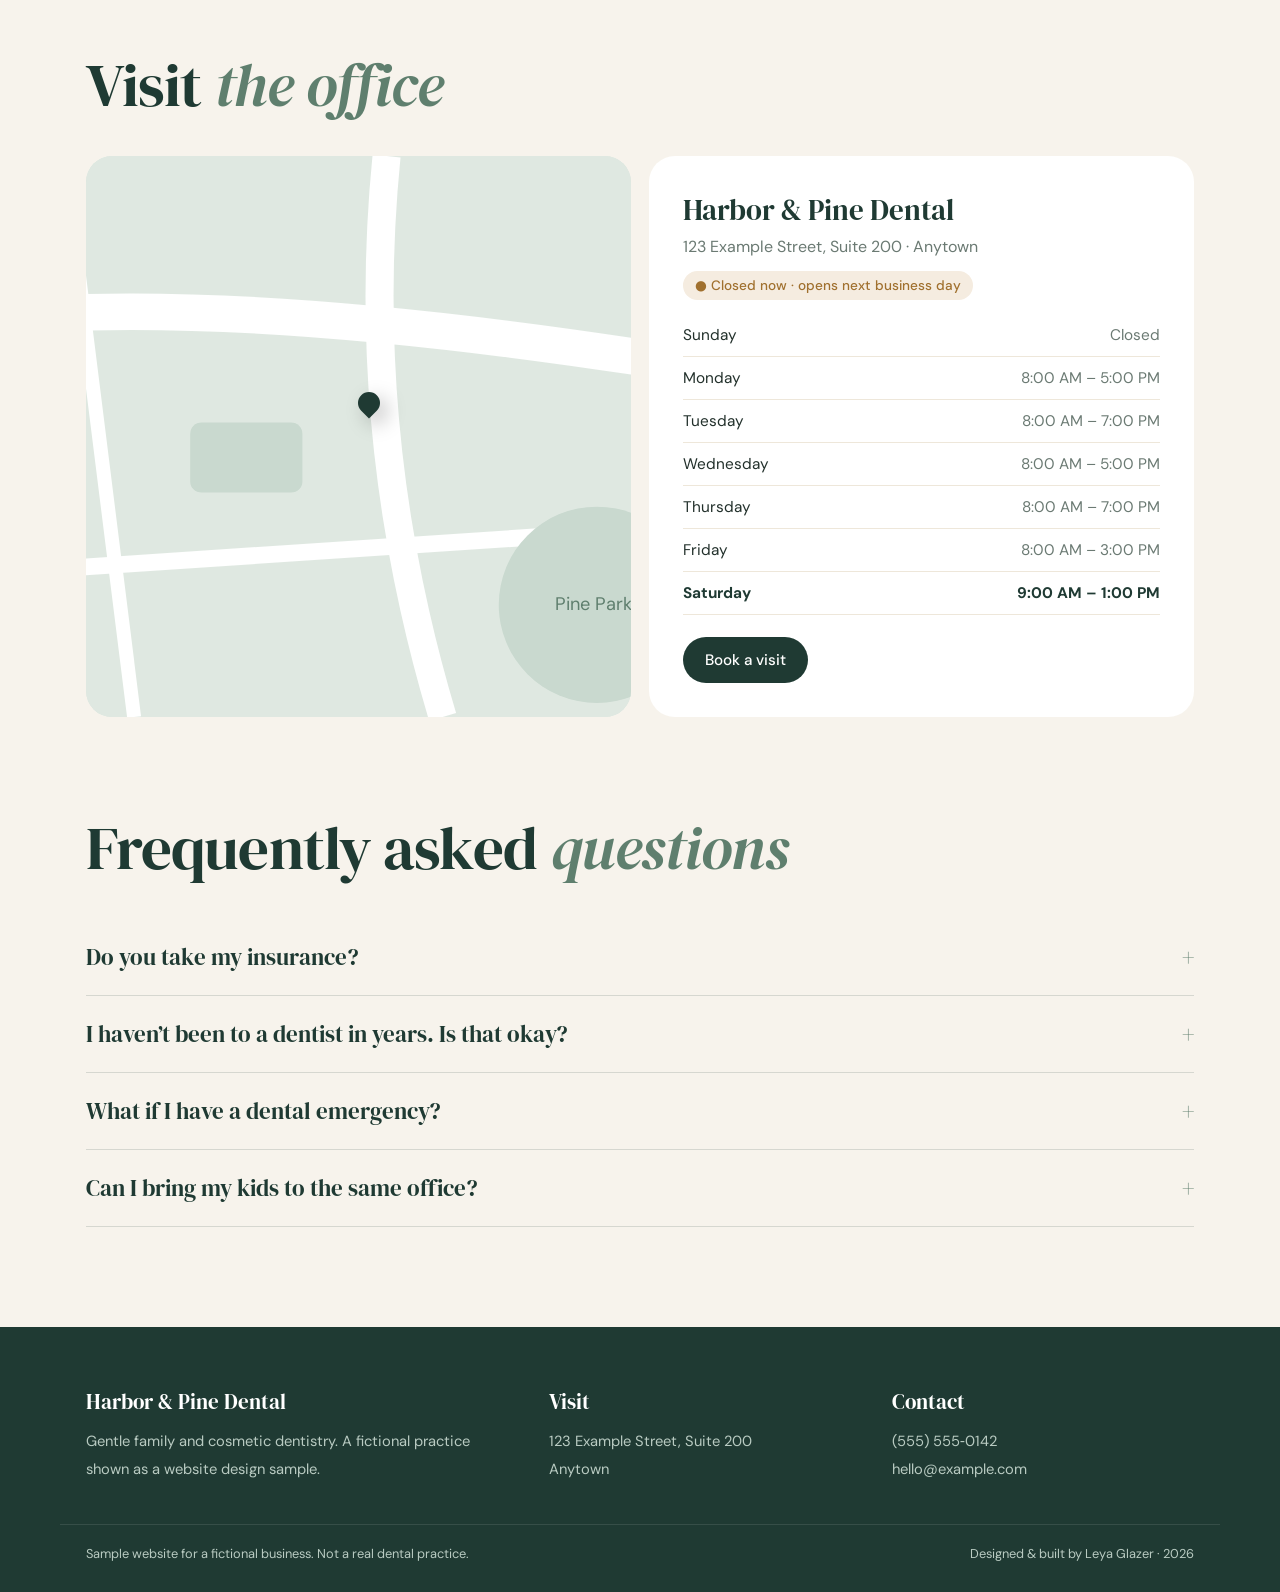
<file: portfolio/harbor-pine/index.html>
<!DOCTYPE html>
<html lang="en">
<head><meta name="robots" content="noindex">
<meta charset="UTF-8">
<meta name="viewport" content="width=device-width, initial-scale=1">
<title>Harbor &amp; Pine Dental · Family &amp; Cosmetic Dentistry</title>
<meta name="description" content="Sample website for a fictional dental practice. Designed and built by Leya Glazer.">
<link rel="preconnect" href="https://fonts.googleapis.com">
<link href="https://fonts.googleapis.com/css2?family=DM+Serif+Display:ital@0;1&family=DM+Sans:opsz,wght@9..40,400;9..40,500;9..40,700&display=swap" rel="stylesheet">
<style>
:root{--cream:#f7f3ec;--sand:#ece4d6;--sage:#5f7f6e;--sage2:#dfe8e1;--deep:#1f3a33;--ink:#22302b;--mut:#6b7a73;--gold:#c79a5b;--d:'DM Serif Display',Georgia,serif;--b:'DM Sans',system-ui,sans-serif}
*{box-sizing:border-box;margin:0;padding:0}
html{scroll-behavior:smooth;overflow-x:clip}
body{background:var(--cream);color:var(--ink);font-family:var(--b);overflow-x:clip;-webkit-font-smoothing:antialiased}
a{color:inherit;text-decoration:none}
.wrap{max-width:1160px;margin:0 auto;padding:0 26px}
.sample{background:var(--deep);color:#dfe8e1;text-align:center;font-size:.78rem;padding:8px 14px;letter-spacing:.02em}
nav{position:sticky;top:0;z-index:30;background:rgba(247,243,236,.88);backdrop-filter:blur(10px);border-bottom:1px solid rgba(31,58,51,.08)}
nav .wrap{display:flex;align-items:center;justify-content:space-between;height:74px}
.logo{display:flex;align-items:center;gap:12px;font-family:var(--d);font-size:1.4rem;color:var(--deep)}
.logo svg{width:34px;height:34px}
.links{display:flex;gap:28px;font-size:.95rem;color:var(--ink)}
.links a{position:relative}.links a::after{content:"";position:absolute;left:0;right:100%;bottom:-6px;height:2px;background:var(--sage);transition:right .3s}.links a:hover::after{right:0}
.cta{display:inline-flex;align-items:center;gap:10px;padding:13px 22px;border-radius:999px;background:var(--deep);color:#fff;font-weight:500;font-size:.95rem;transition:.3s;border:0;cursor:pointer}
.cta:hover{background:var(--sage);transform:translateY(-2px)}
.cta.light{background:transparent;color:var(--deep);border:1.5px solid var(--deep)}
@media(max-width:860px){.links{display:none}}
/* hero */
.hero{padding:70px 0 40px;display:grid;grid-template-columns:1.05fr .95fr;gap:50px;align-items:center}
@media(max-width:900px){.hero{grid-template-columns:1fr}}
.eyebrow{display:inline-flex;align-items:center;gap:10px;font-size:.82rem;color:var(--sage);font-weight:500;letter-spacing:.04em}
.eyebrow i{width:8px;height:8px;border-radius:50%;background:#4caf7d;box-shadow:0 0 0 4px rgba(76,175,125,.2);animation:pu 2s infinite}
@keyframes pu{50%{box-shadow:0 0 0 9px rgba(76,175,125,0)}}
h1{font-family:var(--d);font-weight:400;font-size:clamp(3rem,6.6vw,5.6rem);line-height:1;letter-spacing:-.02em;color:var(--deep);margin:18px 0 22px}
h1 em{color:var(--sage);font-style:italic}
.hero p{font-size:1.15rem;line-height:1.65;color:var(--mut);max-width:500px}
.hbtns{display:flex;gap:12px;margin-top:30px;flex-wrap:wrap}
.trust{display:flex;gap:26px;margin-top:38px;flex-wrap:wrap;font-size:.86rem;color:var(--mut)}
.trust b{display:block;font-family:var(--d);font-size:1.7rem;color:var(--deep);font-weight:400}
.art{position:relative;aspect-ratio:1;max-width:520px;justify-self:center;width:100%}
.arches{position:absolute;inset:0;width:100%;height:100%;border-radius:36px;box-shadow:0 40px 80px -50px rgba(31,58,51,.5)}
.arches .sun{animation:rise 9s ease-in-out infinite alternate}
@keyframes rise{to{transform:translateY(-14px)}}
.art svg.tooth{position:absolute;inset:16%;width:68%;height:68%;filter:drop-shadow(0 30px 40px rgba(31,58,51,.25));animation:fl 6s ease-in-out infinite}
@keyframes fl{50%{transform:translateY(-12px)}}
.tooth .shine{animation:sh 3.5s ease-in-out infinite}
@keyframes sh{0%,60%,100%{opacity:0}75%{opacity:1}}
.chip{position:absolute;background:#fff;border-radius:14px;padding:12px 16px;box-shadow:0 20px 40px -20px rgba(31,58,51,.35);font-size:.84rem;display:flex;gap:12px;align-items:center}
.chip b{display:block;color:var(--deep)}.chip small{color:var(--mut)}
.chip .ic{width:34px;height:34px;border-radius:10px;display:grid;place-items:center;background:var(--sage2);color:var(--sage);font-weight:700}
.c1{left:-5%;top:14%}.c2{right:-4%;bottom:12%}
/* marquee */
.ins{border-top:1px solid rgba(31,58,51,.1);border-bottom:1px solid rgba(31,58,51,.1);overflow:hidden;padding:18px 0;margin-top:40px;background:var(--sand)}
.ins div{display:flex;gap:56px;width:max-content;animation:mq 34s linear infinite;font-family:var(--d);font-size:1.3rem;color:var(--sage)}
@keyframes mq{to{transform:translateX(-50%)}}
section{padding:100px 0}
.sh{display:flex;justify-content:space-between;align-items:flex-end;gap:20px;flex-wrap:wrap;margin-bottom:40px}
h2{font-family:var(--d);font-weight:400;font-size:clamp(2.4rem,5vw,3.8rem);line-height:1.02;color:var(--deep);letter-spacing:-.015em}
h2 em{color:var(--sage)}
.sh p{max-width:420px;color:var(--mut);line-height:1.6}
/* services */
.svc{display:grid;grid-template-columns:repeat(3,1fr);gap:18px}
@media(max-width:900px){.svc{grid-template-columns:1fr 1fr}}@media(max-width:560px){.svc{grid-template-columns:1fr}}
.s{background:#fff;border-radius:26px;padding:30px;position:relative;overflow:hidden;transition:transform .4s cubic-bezier(.2,.8,.2,1),box-shadow .4s;cursor:default}
.s:hover{transform:translateY(-6px);box-shadow:0 30px 60px -30px rgba(31,58,51,.35)}
.s::after{content:"";position:absolute;right:-60px;bottom:-60px;width:160px;height:160px;border-radius:50%;background:var(--sage2);transition:transform .5s}
.s:hover::after{transform:scale(1.6)}
.s .n{font-family:var(--d);font-size:1rem;color:var(--gold)}
.s h3{font-family:var(--d);font-weight:400;font-size:1.7rem;color:var(--deep);margin:14px 0 10px;position:relative;z-index:1}
.s p{color:var(--mut);line-height:1.6;position:relative;z-index:1}
.s ul{list-style:none;margin-top:16px;display:flex;gap:6px;flex-wrap:wrap;position:relative;z-index:1}
.s li{font-size:.76rem;padding:5px 10px;border-radius:999px;background:var(--cream);color:var(--sage)}
/* booking */
.book{background:var(--deep);color:#eef3ef;border-radius:36px;padding:56px;display:grid;grid-template-columns:.9fr 1.1fr;gap:50px;position:relative;overflow:hidden}
@media(max-width:900px){.book{grid-template-columns:1fr;padding:34px 24px}}
.book::before{content:"";position:absolute;right:-120px;top:-120px;width:360px;height:360px;border-radius:50%;background:radial-gradient(circle,rgba(199,154,91,.35),transparent 70%)}
.book h2{color:#fff}.book h2 em{color:var(--gold)}
.book p{color:#b9cbc2;line-height:1.6;margin-top:16px;max-width:380px}
.panel{background:#fff;color:var(--ink);border-radius:24px;padding:26px;position:relative}
.lbl{font-size:.78rem;font-weight:700;letter-spacing:.06em;text-transform:uppercase;color:var(--mut);margin:16px 0 10px}
.lbl:first-child{margin-top:0}
.opts{display:flex;gap:8px;flex-wrap:wrap}
.o{padding:10px 14px;border-radius:12px;border:1.5px solid #e2ddd3;background:#fff;font:inherit;font-size:.9rem;cursor:pointer;transition:.2s;color:var(--ink)}
.o:hover{border-color:var(--sage)}
.o.on{background:var(--deep);border-color:var(--deep);color:#fff}
.days{display:grid;grid-template-columns:repeat(7,1fr);gap:6px}
.day{padding:10px 0;border-radius:12px;border:1.5px solid #e2ddd3;background:#fff;cursor:pointer;text-align:center;font:inherit;color:var(--ink);transition:.2s}
.day small{display:block;font-size:.7rem;color:var(--mut)}.day b{font-size:1.05rem}
.day.on{background:var(--deep);border-color:var(--deep);color:#fff}.day.on small{color:#b9cbc2}
.day:disabled{opacity:.35;cursor:not-allowed}
.sum{margin-top:20px;padding:16px;border-radius:16px;background:var(--cream);display:flex;justify-content:space-between;align-items:center;gap:12px;flex-wrap:wrap;font-size:.92rem}
.done{display:none;text-align:center;padding:30px 10px}.done.on{display:block;animation:pop .5s cubic-bezier(.2,1.4,.4,1)}
@keyframes pop{from{transform:scale(.9);opacity:0}}
.done svg{width:70px;height:70px}.done svg path{stroke-dasharray:60;stroke-dashoffset:60;animation:dr .6s .2s forwards}@keyframes dr{to{stroke-dashoffset:0}}
.done h3{font-family:var(--d);font-weight:400;font-size:1.8rem;color:var(--deep);margin:10px 0 6px}
/* team */
.team{display:grid;grid-template-columns:repeat(3,1fr);gap:18px}
@media(max-width:900px){.team{grid-template-columns:1fr}}
.t{border-radius:26px;overflow:hidden;background:#fff}
.t .ph{aspect-ratio:4/3;display:grid;place-items:center;font-family:var(--d);font-size:4.4rem;color:#fff;position:relative;overflow:hidden}
.t .ph::after{content:"";position:absolute;inset:0;background:radial-gradient(circle at 30% 20%,rgba(255,255,255,.35),transparent 50%)}
.t .in{padding:22px}.t h3{font-family:var(--d);font-weight:400;font-size:1.5rem;color:var(--deep)}.t small{color:var(--sage);font-weight:500}.t p{color:var(--mut);line-height:1.6;margin-top:10px;font-size:.95rem}
/* visit */
.visit{display:grid;grid-template-columns:1fr 1fr;gap:18px}
@media(max-width:900px){.visit{grid-template-columns:1fr}}
.map{border-radius:26px;overflow:hidden;background:#dfe8e1;min-height:340px;position:relative}
.map svg{width:100%;height:100%;position:absolute;inset:0}
.pin{position:absolute;left:52%;top:46%;transform:translate(-50%,-100%)}
.pin i{display:block;width:22px;height:22px;border-radius:50% 50% 50% 0;background:var(--deep);transform:rotate(-45deg);box-shadow:0 10px 20px rgba(0,0,0,.25)}
.pin::after{content:"";position:absolute;left:50%;top:100%;width:40px;height:40px;margin:-14px 0 0 -20px;border-radius:50%;border:2px solid var(--deep);animation:rp 2s infinite;opacity:0}
@keyframes rp{0%{transform:scale(.3);opacity:.8}100%{transform:scale(1.6);opacity:0}}
.info{background:#fff;border-radius:26px;padding:34px}
.hours{width:100%;border-collapse:collapse;margin-top:14px}
.hours td{padding:11px 0;border-bottom:1px solid #eee7da;font-size:.96rem}.hours td:last-child{text-align:right;color:var(--mut)}
.hours tr.today td{color:var(--deep);font-weight:700}
.open{display:inline-flex;align-items:center;gap:8px;font-size:.85rem;font-weight:500;padding:6px 12px;border-radius:999px}
/* faq */
.faq details{border-bottom:1px solid rgba(31,58,51,.15);padding:22px 0}
.faq summary{list-style:none;cursor:pointer;display:flex;justify-content:space-between;gap:20px;font-family:var(--d);font-size:1.45rem;color:var(--deep)}
.faq summary::-webkit-details-marker{display:none}
.faq summary span{transition:transform .3s;color:var(--sage)}.faq details[open] summary span{transform:rotate(45deg)}
.faq details p{color:var(--mut);line-height:1.7;margin-top:12px;max-width:760px}
footer{background:var(--deep);color:#b9cbc2;padding:60px 0 30px}
footer .wrap{display:grid;grid-template-columns:1.4fr 1fr 1fr;gap:40px}
@media(max-width:800px){footer .wrap{grid-template-columns:1fr}}
footer h4{color:#fff;font-family:var(--d);font-weight:400;font-size:1.3rem;margin-bottom:12px}
footer p,footer a{font-size:.92rem;line-height:1.9}
.legal{max-width:1160px;margin:40px auto 0;padding:20px 26px 0;border-top:1px solid rgba(255,255,255,.1);font-size:.8rem;display:flex;justify-content:space-between;flex-wrap:wrap;gap:10px}
.rv{opacity:0;transform:translateY(30px);transition:1s cubic-bezier(.2,.8,.2,1)}.rv.in{opacity:1;transform:none}
</style>
</head>
<body>
<div class="sample">Sample website for a fictional business, created as a design example. Harbor &amp; Pine Dental is not a real practice.</div>
<nav><div class="wrap"><a href="#" class="logo"><svg viewBox="0 0 40 40"><circle cx="20" cy="20" r="19" fill="#1f3a33"/><path d="M13 14c2-3 5-2 7-1 2-1 5-2 7 1 2 3 0 7-1 10-1 4-2 7-3 7s-1-5-3-5-2 5-3 5-2-3-3-7c-1-3-3-7-1-10z" fill="#f7f3ec"/></svg>Harbor &amp; Pine</a>
<div class="links"><a href="#services">Services</a><a href="#team">Our team</a><a href="#visit">Visit</a><a href="#faq">FAQ</a></div><a class="cta" href="#book">Book a visit</a></div></nav>

<div class="wrap">
<header class="hero">
  <div>
    <div class="eyebrow"><i></i>Accepting new patients this week</div>
    <h1>Gentle dentistry for the <em>whole family.</em></h1>
    <p>Cleanings, fillings, braces and cosmetic care in one calm, modern office. We run on time, we explain everything first, and we never rush you.</p>
    <div class="hbtns"><a class="cta" href="#book">Book online in 60 seconds →</a><a class="cta light" href="tel:5555550142">(555) 555‑0142</a></div>
    <div class="trust"><div><b>Same‑week</b>appointments</div><div><b>Evenings</b>Tue &amp; Thu</div><div><b>Most</b>insurance accepted</div></div>
  </div>
  <div class="art">
    <svg class="arches" viewBox="0 0 500 500" aria-hidden="true"><defs>
      <linearGradient id="a1" x1="0" y1="0" x2="0" y2="1"><stop offset="0" stop-color="#dfe8e1"/><stop offset="1" stop-color="#b9cdc0"/></linearGradient>
      <linearGradient id="a2" x1="0" y1="0" x2="0" y2="1"><stop offset="0" stop-color="#5f7f6e"/><stop offset="1" stop-color="#1f3a33"/></linearGradient>
      <linearGradient id="a3" x1="0" y1="0" x2="0" y2="1"><stop offset="0" stop-color="#ece4d6"/><stop offset="1" stop-color="#d9c9ae"/></linearGradient></defs>
      <rect x="0" y="0" width="500" height="500" rx="36" fill="#efe9de"/>
      <circle class="sun" cx="350" cy="150" r="54" fill="#c79a5b" opacity=".85"/>
      <path d="M40 470V250a110 110 0 0 1 220 0v220z" fill="url(#a1)"/>
      <path d="M200 470V200a120 120 0 0 1 240 0v270z" fill="url(#a2)"/>
      <path d="M120 470V330a70 70 0 0 1 140 0v140z" fill="url(#a3)"/>
      <path d="M0 470h500" stroke="#1f3a33" stroke-opacity=".15" stroke-width="2"/>
    </svg>
    <div class="chip c1"><div class="ic"><svg viewBox="0 0 24 24" width="18" height="18" fill="none" stroke="currentColor" stroke-width="2" stroke-linecap="round"><rect x="3" y="5" width="18" height="16" rx="2"/><path d="M3 10h18M8 3v4M16 3v4"/></svg></div><div><b>Next opening</b><small id="nextOpen">Tomorrow, 9:30 AM</small></div></div>
    <div class="chip c2"><div class="ic"><svg viewBox="0 0 24 24" width="18" height="18" fill="none" stroke="currentColor" stroke-width="2" stroke-linecap="round"><path d="M12 3l7 3v6c0 4.5-3 7.5-7 9-4-1.5-7-4.5-7-9V6z"/><path d="M9 12l2 2 4-4"/></svg></div><div><b>In-network</b><small>Most PPO plans accepted</small></div></div>
  </div>
</header>
</div>
<div class="ins"><div id="insT"></div></div>

<section id="services"><div class="wrap">
  <div class="sh rv"><h2>Comprehensive care, <em>under one roof.</em></h2><p>From a child’s first visit to a complete smile makeover, our team handles it here. No bouncing between offices.</p></div>
  <div class="svc">
    <div class="s rv"><div class="n">01</div><h3>Preventive care</h3><p>Exams, cleanings and digital X‑rays with up to 80% less radiation than film.</p><ul><li>Cleanings</li><li>Sealants</li><li>Fluoride</li></ul></div>
    <div class="s rv"><div class="n">02</div><h3>Family &amp; kids</h3><p>Age-appropriate care for children, with appointments that can be scheduled alongside parents.</p><ul><li>First visits</li><li>Habit coaching</li></ul></div>
    <div class="s rv"><div class="n">03</div><h3>Cosmetic</h3><p>Whitening, veneers and bonding, planned with a digital preview before we begin.</p><ul><li>Whitening</li><li>Veneers</li><li>Bonding</li></ul></div>
    <div class="s rv"><div class="n">04</div><h3>Clear aligners</h3><p>Straighten teeth discreetly, with check-ins that fit around school and work.</p><ul><li>Aligners</li><li>Retainers</li></ul></div>
    <div class="s rv"><div class="n">05</div><h3>Restorative</h3><p>Tooth-colored fillings, crowns and implants designed to look natural and last.</p><ul><li>Crowns</li><li>Implants</li><li>Bridges</li></ul></div>
    <div class="s rv"><div class="n">06</div><h3>Emergencies</h3><p>Toothache or a chipped tooth? Call us. We hold same-day emergency slots every weekday.</p><ul><li>Same day</li><li>Pain relief</li></ul></div>
  </div>
</div></section>

<div class="wrap" id="book"><div class="book rv">
  <div><h2>Request an <em>appointment</em></h2><p>Pick what you need and a time that works. We’ll confirm by text and send forms ahead, so check-in takes seconds.</p><p style="font-size:.85rem;opacity:.7">This is a demo booking form. No appointment is actually made.</p></div>
  <div class="panel">
    <div id="form">
      <div class="lbl">I’m coming in for</div><div class="opts" id="reason"><button class="o on">Cleaning &amp; exam</button><button class="o">Tooth pain</button><button class="o">Cosmetic consult</button><button class="o">Kids’ visit</button></div>
      <div class="lbl">Day</div><div class="days" id="days"></div>
      <div class="lbl">Time</div><div class="opts" id="times"></div>
      <div class="sum"><span id="sumTxt"></span><button class="cta" id="confirm">Confirm</button></div>
    </div>
    <div class="done" id="done"><svg viewBox="0 0 60 60"><circle cx="30" cy="30" r="28" fill="#dfe8e1"/><path d="M18 31l8 8 16-17" stroke="#1f3a33" stroke-width="4" fill="none" stroke-linecap="round" stroke-linejoin="round"/></svg><h3>Request received</h3><p id="doneTxt" style="color:var(--mut)"></p><button class="cta light" id="again" style="margin-top:16px">Book another</button></div>
  </div>
</div></div>

<section id="team"><div class="wrap">
  <div class="sh rv"><h2>Meet our <em>team</em></h2><p>Fictional team members for this sample site.</p></div>
  <div class="team">
    <div class="t rv"><div class="ph" style="background:linear-gradient(135deg,#5f7f6e,#1f3a33)">MR</div><div class="in"><h3>Dr. Maya Reyes</h3><small>General &amp; cosmetic dentist</small><p>Provides general and cosmetic dentistry and reviews every treatment plan with patients in detail.</p></div></div>
    <div class="t rv"><div class="ph" style="background:linear-gradient(135deg,#c79a5b,#8a6436)">JO</div><div class="in"><h3>Dr. James Okafor</h3><small>Pediatric &amp; family care</small><p>Focuses on preventive care for children and families, from first visits through the teen years.</p></div></div>
    <div class="t rv"><div class="ph" style="background:linear-gradient(135deg,#8fa9b8,#3d5a6c)">LC</div><div class="in"><h3>Lena Cho, RDH</h3><small>Lead hygienist</small><p>Leads our hygiene program, with a focus on gentle cleanings and periodontal health.</p></div></div>
  </div>
</div></section>

<section id="visit" style="padding-top:0"><div class="wrap">
  <div class="sh rv"><h2>Visit <em>the office</em></h2></div>
  <div class="visit">
    <div class="map rv"><svg viewBox="0 0 600 400" preserveAspectRatio="xMidYMid slice"><rect width="600" height="400" fill="#dfe8e1"/><path d="M0 120 Q200 90 600 160" stroke="#fff" stroke-width="26" fill="none"/><path d="M320 0 Q300 200 360 400" stroke="#fff" stroke-width="20" fill="none"/><path d="M0 300 L600 260" stroke="#fff" stroke-width="12" fill="none"/><path d="M90 0 L140 400" stroke="#fff" stroke-width="10" fill="none"/><circle cx="470" cy="320" r="70" fill="#c9d9cf"/><rect x="180" y="190" width="80" height="50" rx="8" fill="#c9d9cf"/><text x="440" y="324" font-family="DM Sans" font-size="13" fill="#5f7f6e">Pine Park</text></svg><div class="pin"><i></i></div></div>
    <div class="info rv"><h3 style="font-family:var(--d);font-weight:400;font-size:1.8rem;color:var(--deep)">Harbor &amp; Pine Dental</h3><p style="color:var(--mut);margin-top:6px">123 Example Street, Suite 200 · Anytown</p><div style="margin-top:14px"><span class="open" id="openNow"></span></div>
      <table class="hours" id="hours"></table><a class="cta" href="#book" style="margin-top:22px">Book a visit</a></div>
  </div>
</div></section>

<section id="faq" style="padding-top:0"><div class="wrap faq">
  <div class="sh rv"><h2>Frequently asked <em>questions</em></h2></div>
  <details class="rv"><summary>Do you take my insurance?<span>+</span></summary><p>We work with most major PPO plans and file claims for you. Send us your plan before your visit, and we’ll explain your coverage in plain language before any treatment.</p></details>
  <details class="rv"><summary>I haven’t been to a dentist in years. Is that okay?<span>+</span></summary><p>Yes. We begin with a comprehensive exam, review the findings with you, and build a treatment plan at a pace that works for you.</p></details>
  <details class="rv"><summary>What if I have a dental emergency?<span>+</span></summary><p>Call us first thing. We keep same-day emergency slots open every weekday for pain, swelling, and broken or knocked-out teeth.</p></details>
  <details class="rv"><summary>Can I bring my kids to the same office?<span>+</span></summary><p>Yes. Families can book back-to-back appointments, so everyone is in and out in one trip.</p></details>
</div></section>

<footer><div class="wrap"><div><h4>Harbor &amp; Pine Dental</h4><p>Gentle family and cosmetic dentistry. A fictional practice shown as a website design sample.</p></div><div><h4>Visit</h4><p>123 Example Street, Suite 200<br>Anytown</p></div><div><h4>Contact</h4><p><a href="tel:5555550142">(555) 555‑0142</a><br>hello@example.com</p></div></div>
<div class="legal"><span>Sample website for a fictional business. Not a real dental practice.</span><span>Designed &amp; built by Leya Glazer · 2026</span></div></footer>
<script>
const $=s=>document.querySelector(s),$$=s=>[...document.querySelectorAll(s)];
const io=new IntersectionObserver(es=>es.forEach(e=>{if(e.isIntersecting){e.target.classList.add('in');io.unobserve(e.target)}}),{threshold:.12});$$('.rv').forEach((e,i)=>{e.style.transitionDelay=(i%3)*90+'ms';io.observe(e)});
const ins=['Delta Dental','Cigna','MetLife','Aetna','Guardian','United Concordia','Humana','Ameritas'];$('#insT').innerHTML=[...ins,...ins].map(n=>`<span>${n} ✦</span>`).join('');
// hours + open now
const H=[['Sunday',null],['Monday',[8,17]],['Tuesday',[8,19]],['Wednesday',[8,17]],['Thursday',[8,19]],['Friday',[8,15]],['Saturday',[9,13]]];
const now=new Date(),d=now.getDay(),h=now.getHours()+now.getMinutes()/60;
$('#hours').innerHTML=H.map(([n,t],i)=>`<tr class="${i===d?'today':''}"><td>${n}</td><td>${t?`${fm(t[0])} – ${fm(t[1])}`:'Closed'}</td></tr>`).join('');
function fm(x){const hh=Math.floor(x),ap=hh>=12?'PM':'AM';return `${(hh+11)%12+1}:00 ${ap}`}
const isOpen=H[d][1]&&h>=H[d][1][0]&&h<H[d][1][1];const o=$('#openNow');o.textContent=isOpen?'● Open now':'● Closed now · opens next business day';o.style.background=isOpen?'#e3f3ea':'#f5ece0';o.style.color=isOpen?'#2c8a58':'#a0702e';
// booking widget
const days=[];for(let i=1;days.length<7;i++){const dt=new Date();dt.setDate(dt.getDate()+i);if(dt.getDay()!==0)days.push(dt)}
let sel={reason:'Cleaning & exam',day:0,time:null};
$('#days').innerHTML=days.map((dt,i)=>`<button class="day${i===0?' on':''}" data-i="${i}"><small>${dt.toLocaleDateString('en-US',{weekday:'short'})}</small><b>${dt.getDate()}</b></button>`).join('');
function times(){const dt=days[sel.day],sat=dt.getDay()===6,base=sat?[9,9.5,10,11,12]:[8,9.5,10.5,12,13.5,15,16];const seed=dt.getDate();const t=base.filter((_,k)=>(k*7+seed)%4!==0);
 $('#times').innerHTML=t.map(x=>`<button class="o" data-t="${x}">${Math.floor((x+11)%12)+1}:${x%1?'30':'00'} ${x>=12?'PM':'AM'}</button>`).join('');sel.time=null;
 $$('#times .o').forEach(b=>b.onclick=()=>{$$('#times .o').forEach(z=>z.classList.toggle('on',z===b));sel.time=b.textContent;sum()});sum()}
function sum(){const dt=days[sel.day];$('#sumTxt').innerHTML=`<b>${sel.reason}</b><br>${dt.toLocaleDateString('en-US',{weekday:'long',month:'short',day:'numeric'})}${sel.time?' · '+sel.time:' · pick a time'}`;$('#confirm').disabled=!sel.time;$('#confirm').style.opacity=sel.time?1:.4}
$$('#reason .o').forEach(b=>b.onclick=()=>{$$('#reason .o').forEach(z=>z.classList.toggle('on',z===b));sel.reason=b.textContent;sum()});
$$('#days .day').forEach(b=>b.onclick=()=>{$$('#days .day').forEach(z=>z.classList.toggle('on',z===b));sel.day=+b.dataset.i;times()});
$('#confirm').onclick=()=>{if(!sel.time)return;$('#form').style.display='none';$('#done').classList.add('on');$('#doneTxt').textContent=`${sel.reason} on ${days[sel.day].toLocaleDateString('en-US',{weekday:'long',month:'long',day:'numeric'})} at ${sel.time}. (Demo only. No real appointment was booked.)`};
$('#again').onclick=()=>{$('#form').style.display='';$('#done').classList.remove('on');times()};
times();const n0=days[0];$('#nextOpen').textContent=`${n0.toLocaleDateString('en-US',{weekday:'long'})}, 9:30 AM`;
</script>
</body>
</html>
</file>
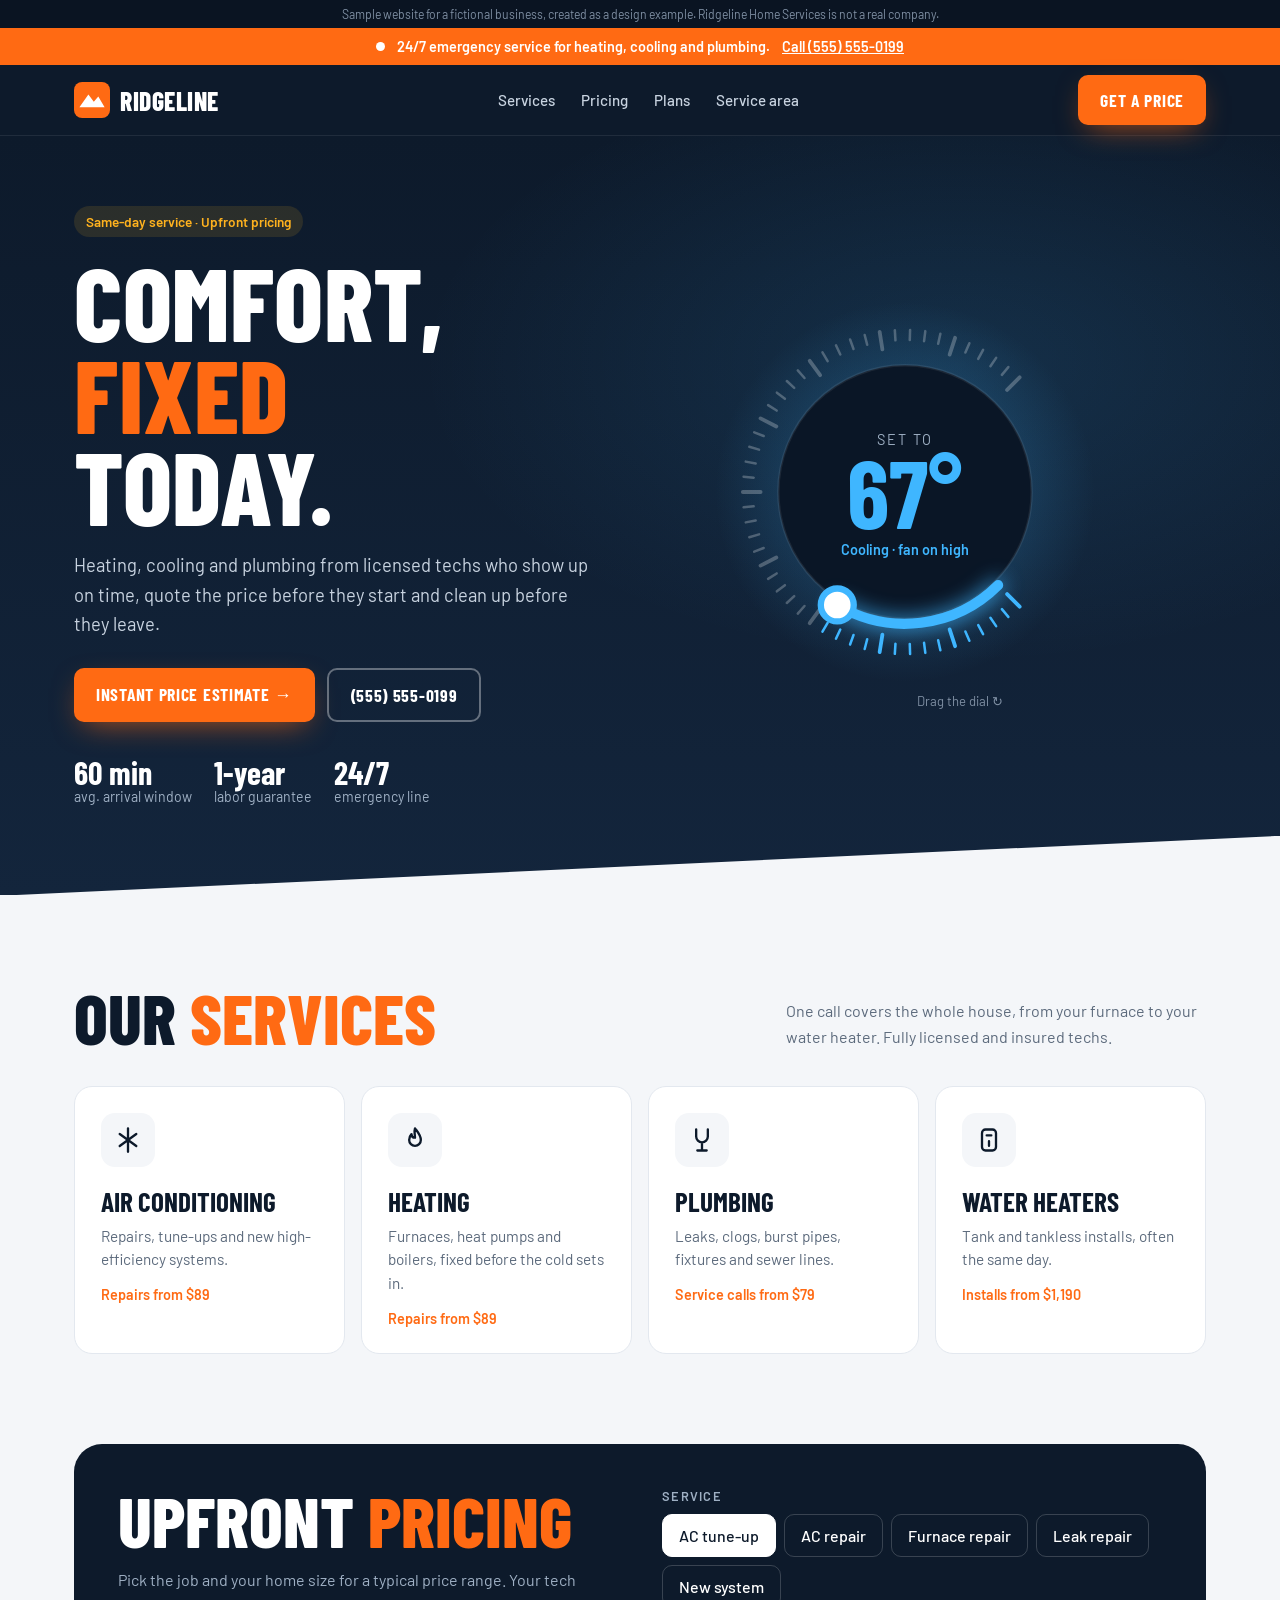
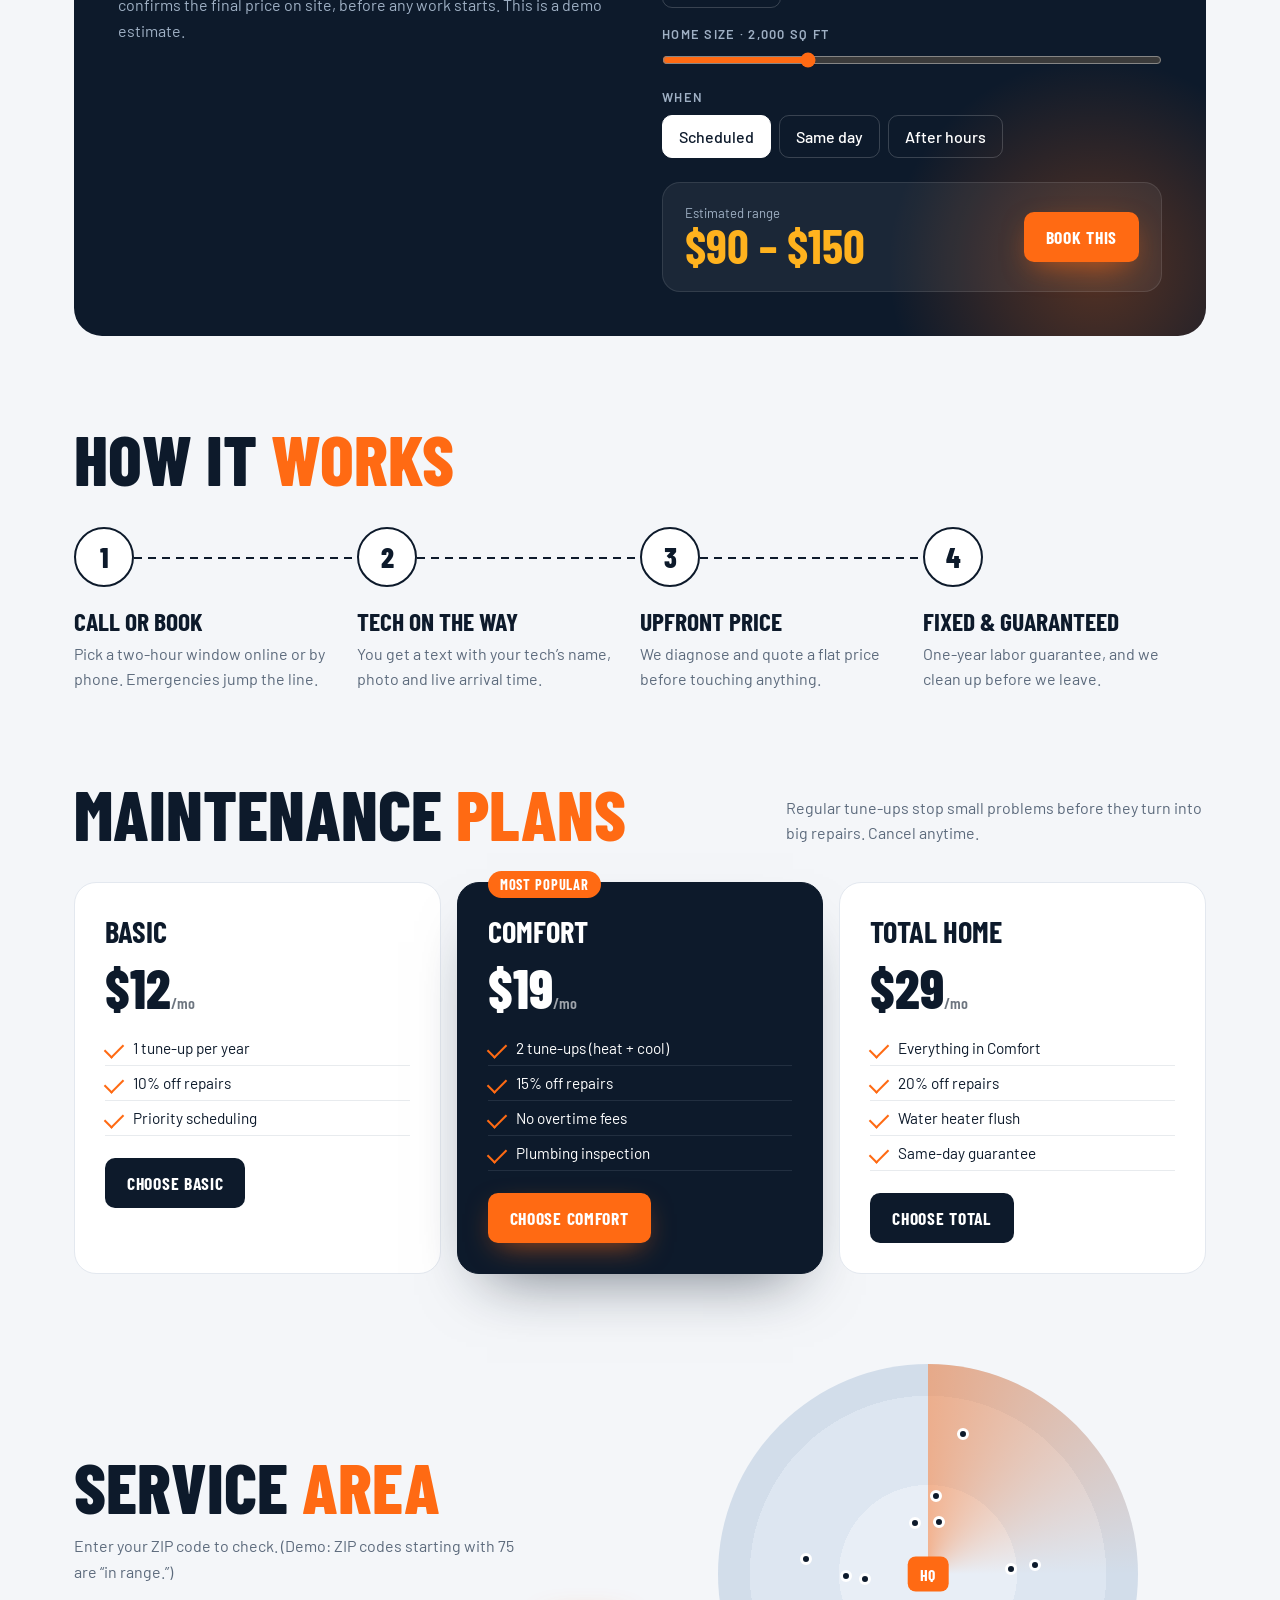
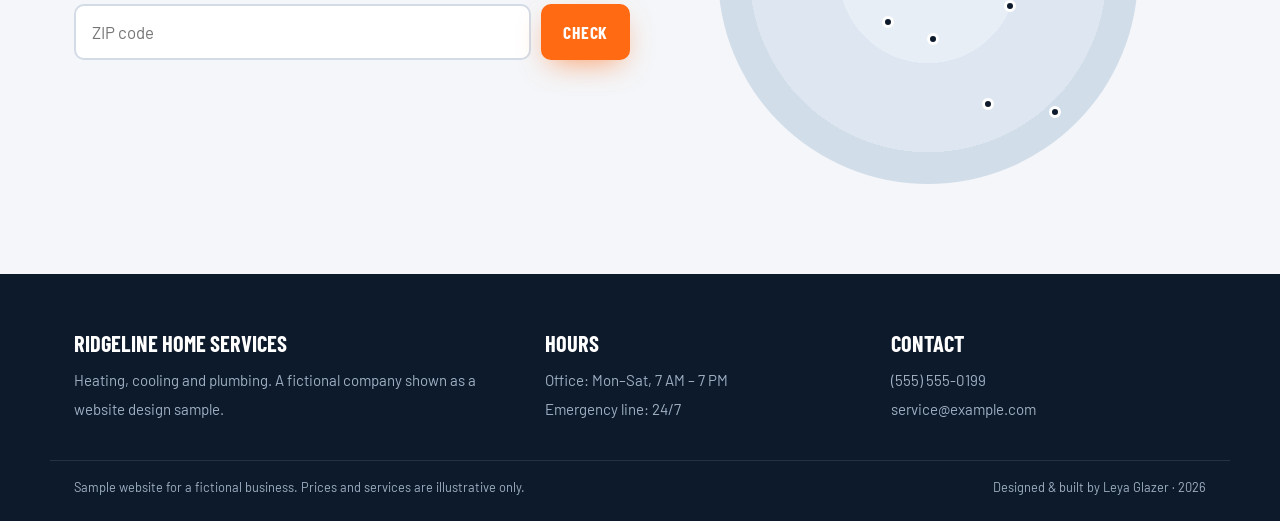
<file: portfolio/ridgeline/index.html>
<!DOCTYPE html>
<html lang="en">
<head><meta name="robots" content="noindex">
<meta charset="UTF-8">
<meta name="viewport" content="width=device-width, initial-scale=1">
<title>Ridgeline Home Services · Heating, Cooling &amp; Plumbing</title>
<meta name="description" content="Sample website for a fictional home services company. Designed and built by Leya Glazer.">
<link rel="preconnect" href="https://fonts.googleapis.com">
<link href="https://fonts.googleapis.com/css2?family=Barlow+Condensed:wght@600;700;800&family=Barlow:wght@400;500;600&display=swap" rel="stylesheet">
<style>
:root{--navy:#0d1a2b;--navy2:#13253c;--or:#ff6a13;--or2:#ffb21e;--ice:#3fb6ff;--ink:#0d1a2b;--mut:#5c6a7c;--bg:#f4f6f9;--d:'Barlow Condensed',sans-serif;--b:'Barlow',sans-serif}
*{box-sizing:border-box;margin:0;padding:0}
html{scroll-behavior:smooth;overflow-x:clip}
body{background:var(--bg);color:var(--ink);font-family:var(--b);overflow-x:clip;-webkit-font-smoothing:antialiased}
a{color:inherit;text-decoration:none}
.wrap{max-width:1180px;margin:0 auto;padding:0 24px}
.alert{background:var(--or);color:#fff;font-weight:600;font-size:.9rem;padding:10px 24px;display:flex;justify-content:center;gap:12px;align-items:center;flex-wrap:wrap;text-align:center}
.alert i{width:9px;height:9px;border-radius:50%;background:#fff;animation:bl 1s infinite}@keyframes bl{50%{opacity:.2}}
.alert a{text-decoration:underline}
nav{position:sticky;top:0;z-index:30;background:var(--navy);color:#fff;border-bottom:1px solid rgba(255,255,255,.08)}
nav .wrap{display:flex;align-items:center;justify-content:space-between;height:70px}
.logo{display:flex;align-items:center;gap:10px;font-family:var(--d);font-weight:800;font-size:1.6rem;letter-spacing:.02em;text-transform:uppercase}
.logo svg{width:36px;height:36px}
.links{display:flex;gap:26px;font-weight:500;font-size:.95rem;color:#c8d3e0}.links a:hover{color:#fff}
.btn{display:inline-flex;align-items:center;gap:10px;padding:14px 22px;border-radius:10px;background:var(--or);color:#fff;font-family:var(--d);font-weight:700;font-size:1.1rem;letter-spacing:.04em;text-transform:uppercase;border:0;cursor:pointer;transition:.2s;box-shadow:0 10px 30px -10px rgba(255,106,19,.7)}
.btn:hover{transform:translateY(-2px);background:#ff7e33}
.btn.ghost{background:transparent;border:2px solid rgba(255,255,255,.35);box-shadow:none}
.btn.ghost:hover{border-color:#fff}
@media(max-width:860px){.links{display:none}}@media(max-width:520px){nav .btn{padding:9px 12px;font-size:.92rem;box-shadow:none}.logo{font-size:1.3rem}}
.sample{background:#0a1422;color:#7f8fa3;font-size:.76rem;text-align:center;padding:7px 14px}
/* hero */
.hero{background:radial-gradient(900px 500px at 75% 30%,rgba(63,182,255,.12),transparent 60%),linear-gradient(180deg,var(--navy),var(--navy2));color:#fff;padding:70px 0 90px;position:relative;overflow:hidden}
.hero::after{content:"";position:absolute;left:0;right:0;bottom:-1px;height:60px;background:var(--bg);clip-path:polygon(0 100%,100% 100%,100% 0)}
.hero .wrap{display:grid;grid-template-columns:1.1fr .9fr;gap:40px;align-items:center}
@media(max-width:920px){.hero .wrap{grid-template-columns:1fr}}
.tag{display:inline-flex;gap:8px;align-items:center;font-size:.85rem;font-weight:600;color:var(--or2);background:rgba(255,178,30,.12);padding:7px 12px;border-radius:999px}
h1{font-family:var(--d);font-weight:800;font-size:clamp(3.4rem,8vw,6.8rem);line-height:.9;text-transform:uppercase;letter-spacing:.005em;margin:18px 0 20px}
h1 span{color:var(--or)}
.hero p{font-size:1.15rem;line-height:1.6;color:#c8d3e0;max-width:520px}
.hb{display:flex;gap:12px;margin-top:28px;flex-wrap:wrap}
.badges{display:flex;gap:22px;margin-top:34px;flex-wrap:wrap;color:#9fb0c4;font-size:.88rem}
.badges b{display:block;font-family:var(--d);font-size:2rem;color:#fff;line-height:1}
/* thermostat */
.thermo{justify-self:center;width:min(380px,90vw);aspect-ratio:1;position:relative;touch-action:none;user-select:none}
.thermo svg{width:100%;height:100%;overflow:visible}
.tread{position:absolute;inset:0;display:grid;place-items:center;text-align:center;pointer-events:none}
.tread b{font-family:var(--d);font-size:6rem;font-weight:700;line-height:.9;display:block;transition:color .4s}
.tread small{font-size:.9rem;letter-spacing:.14em;text-transform:uppercase;color:#9fb0c4}
.tread em{display:block;font-style:normal;font-size:.9rem;margin-top:6px;font-weight:600}
.hint{text-align:center;color:#7f8fa3;font-size:.82rem;margin-top:8px}
section{padding:90px 0}
.sh{display:flex;justify-content:space-between;align-items:flex-end;gap:20px;flex-wrap:wrap;margin-bottom:36px}
h2{font-family:var(--d);font-weight:800;font-size:clamp(2.6rem,5.6vw,4.4rem);line-height:.92;text-transform:uppercase}
h2 span{color:var(--or)}
.sh p{max-width:420px;color:var(--mut);line-height:1.6}
/* services */
.svc{display:grid;grid-template-columns:repeat(4,1fr);gap:16px}
@media(max-width:980px){.svc{grid-template-columns:1fr 1fr}}@media(max-width:560px){.svc{grid-template-columns:1fr}}
.s{background:#fff;border-radius:18px;padding:26px;border:1px solid #e3e8ef;position:relative;overflow:hidden;transition:.35s}
.s:hover{transform:translateY(-6px);border-color:var(--or);box-shadow:0 26px 50px -30px rgba(13,26,43,.5)}
.s .ico{width:54px;height:54px;border-radius:14px;display:grid;place-items:center;background:var(--bg);margin-bottom:18px;transition:.35s}
.s:hover .ico{background:var(--or)}.s:hover .ico svg{stroke:#fff}
.s .ico svg{width:28px;height:28px;stroke:var(--navy);fill:none;stroke-width:2;stroke-linecap:round;stroke-linejoin:round;transition:.35s}
.s h3{font-family:var(--d);font-size:1.7rem;text-transform:uppercase;font-weight:700}
.s p{color:var(--mut);line-height:1.55;margin-top:8px;font-size:.96rem}
.s .from{margin-top:14px;font-weight:600;font-size:.9rem;color:var(--or)}
/* estimator */
.est{background:var(--navy);color:#fff;border-radius:28px;padding:44px;display:grid;grid-template-columns:1fr 1fr;gap:44px;position:relative;overflow:hidden}
@media(max-width:900px){.est{grid-template-columns:1fr;padding:28px 22px}}
.est::before{content:"";position:absolute;right:-100px;bottom:-140px;width:420px;height:420px;border-radius:50%;background:radial-gradient(circle,rgba(255,106,19,.3),transparent 70%)}
.est h2{color:#fff}
.est p{color:#9fb0c4;line-height:1.6;margin-top:14px}
.q{position:relative}
.ql{font-size:.8rem;font-weight:600;letter-spacing:.1em;text-transform:uppercase;color:#9fb0c4;margin:18px 0 10px}
.ql:first-child{margin-top:0}
.chips{display:flex;gap:8px;flex-wrap:wrap}
.c{padding:11px 16px;border-radius:10px;border:1.5px solid rgba(255,255,255,.18);background:transparent;color:#fff;font:inherit;font-weight:500;cursor:pointer;transition:.2s}
.c:hover{border-color:#fff}.c.on{background:#fff;color:var(--navy);border-color:#fff}
input[type=range]{width:100%;accent-color:var(--or)}
.price{margin-top:24px;padding:22px;border-radius:18px;background:rgba(255,255,255,.06);border:1px solid rgba(255,255,255,.1);display:flex;justify-content:space-between;align-items:center;gap:16px;flex-wrap:wrap}
.price b{font-family:var(--d);font-size:3rem;line-height:1;color:var(--or2)}
.price small{display:block;color:#9fb0c4;font-size:.82rem}
/* steps */
.steps{display:grid;grid-template-columns:repeat(4,1fr);gap:0;counter-reset:s;position:relative}
@media(max-width:900px){.steps{grid-template-columns:1fr 1fr;gap:20px}}
.st{padding:0 22px 0 0;position:relative}
.st .n{width:60px;height:60px;border-radius:50%;background:#fff;border:2px solid var(--navy);display:grid;place-items:center;font-family:var(--d);font-size:1.8rem;font-weight:800;position:relative;z-index:1}
.st:not(:last-child)::after{content:"";position:absolute;left:60px;right:0;top:30px;height:2px;background:repeating-linear-gradient(90deg,var(--navy) 0 8px,transparent 8px 14px)}
@media(max-width:900px){.st::after{display:none}}
.st h3{font-family:var(--d);font-size:1.6rem;text-transform:uppercase;margin:18px 0 6px}
.st p{color:var(--mut);line-height:1.55}
/* plans */
.plans{display:grid;grid-template-columns:repeat(3,1fr);gap:16px}
@media(max-width:900px){.plans{grid-template-columns:1fr}}
.p{background:#fff;border-radius:22px;padding:30px;border:1px solid #e3e8ef;position:relative}
.p.hot{background:var(--navy);color:#fff;border-color:var(--navy);transform:scale(1.03);box-shadow:0 30px 60px -30px rgba(13,26,43,.6)}
.p .pop{position:absolute;top:-12px;left:30px;background:var(--or);color:#fff;font-family:var(--d);font-weight:700;letter-spacing:.06em;font-size:.9rem;padding:5px 12px;border-radius:999px;text-transform:uppercase}
.p h3{font-family:var(--d);font-size:1.9rem;text-transform:uppercase}
.p .pr{font-family:var(--d);font-size:3.4rem;font-weight:800;line-height:1;margin:12px 0}.p .pr small{font-size:1rem;font-weight:600;opacity:.6}
.p ul{list-style:none;margin:16px 0 22px}.p li{padding:8px 0 8px 28px;position:relative;border-bottom:1px solid rgba(127,143,163,.18);font-size:.96rem}
.p li::before{content:"";position:absolute;left:0;top:12px;width:16px;height:9px;border-left:2.5px solid var(--or);border-bottom:2.5px solid var(--or);transform:rotate(-45deg)}
/* area */
.area{display:grid;grid-template-columns:1fr 1fr;gap:20px;align-items:center}
@media(max-width:900px){.area{grid-template-columns:1fr}}
.zip{display:flex;gap:10px;margin-top:20px}
.zip input{flex:1;padding:16px;border-radius:10px;border:2px solid #d3dbe6;font:inherit;font-size:1.05rem;outline:none}
.zip input:focus{border-color:var(--or)}
.zres{margin-top:12px;font-weight:600;min-height:1.4em}
.radar{aspect-ratio:1;max-width:420px;justify-self:center;width:100%;position:relative;border-radius:50%;background:radial-gradient(circle,#e8eef6 0 30%,#dde6f1 30% 60%,#d2ddea 60%);overflow:hidden}
.radar::before{content:"";position:absolute;inset:0;background:conic-gradient(from 0deg,rgba(255,106,19,.45),transparent 25%);animation:sw 4s linear infinite}
@keyframes sw{to{transform:rotate(1turn)}}
.radar i{position:absolute;width:12px;height:12px;border-radius:50%;background:var(--navy);border:3px solid #fff;box-shadow:0 0 0 0 rgba(255,106,19,.6);animation:pg 2.4s infinite}
@keyframes pg{0%{box-shadow:0 0 0 0 rgba(255,106,19,.6)}100%{box-shadow:0 0 0 18px rgba(255,106,19,0)}}
.radar b{position:absolute;left:50%;top:50%;transform:translate(-50%,-50%);background:var(--or);color:#fff;font-family:var(--d);padding:8px 12px;border-radius:8px;text-transform:uppercase;letter-spacing:.05em}
footer{background:var(--navy);color:#9fb0c4;padding:56px 0 26px}
footer .wrap{display:grid;grid-template-columns:1.4fr 1fr 1fr;gap:30px}
@media(max-width:800px){footer .wrap{grid-template-columns:1fr}}
footer h4{font-family:var(--d);text-transform:uppercase;color:#fff;font-size:1.4rem;margin-bottom:10px}
footer p{line-height:1.9;font-size:.94rem}
.legal{max-width:1180px;margin:36px auto 0;padding:18px 24px 0;border-top:1px solid rgba(255,255,255,.1);font-size:.8rem;display:flex;justify-content:space-between;gap:10px;flex-wrap:wrap}
.rv{opacity:0;transform:translateY(30px);transition:.9s cubic-bezier(.2,.8,.2,1)}.rv.in{opacity:1;transform:none}
</style>
</head>
<body>
<div class="sample">Sample website for a fictional business, created as a design example. Ridgeline Home Services is not a real company.</div>
<div class="alert"><i></i>24/7 emergency service for heating, cooling and plumbing. <a href="tel:5555550199">Call (555) 555‑0199</a></div>
<nav><div class="wrap"><a href="#" class="logo"><svg viewBox="0 0 40 40"><rect width="40" height="40" rx="9" fill="#ff6a13"/><path d="M6 28 L16 14 L22 22 L27 16 L34 28 Z" fill="#fff"/></svg>Ridgeline</a><div class="links"><a href="#services">Services</a><a href="#estimate">Pricing</a><a href="#plans">Plans</a><a href="#area">Service area</a></div><a class="btn" href="#estimate">Get a price</a></div></nav>

<header class="hero"><div class="wrap">
  <div>
    <span class="tag">Same‑day service · Upfront pricing</span>
    <h1>Comfort, <span>fixed</span><br>today.</h1>
    <p>Heating, cooling and plumbing from licensed techs who show up on time, quote the price before they start and clean up before they leave.</p>
    <div class="hb"><a class="btn" href="#estimate">Instant price estimate →</a><a class="btn ghost" href="tel:5555550199">(555) 555‑0199</a></div>
    <div class="badges"><div><b>60 min</b>avg. arrival window</div><div><b>1‑year</b>labor guarantee</div><div><b>24/7</b>emergency line</div></div>
  </div>
  <div><div class="thermo" id="th"><svg viewBox="0 0 300 300" id="thsvg"></svg><div class="tread"><div><small>Set to</small><b id="tv">72°</b><em id="tm">Cooling</em></div></div></div><div class="hint">Drag the dial ↻</div></div>
</div></header>

<section id="services"><div class="wrap">
  <div class="sh rv"><h2>Our <span>services</span></h2><p>One call covers the whole house, from your furnace to your water heater. Fully licensed and insured techs.</p></div>
  <div class="svc">
    <div class="s rv"><div class="ico"><svg viewBox="0 0 24 24"><path d="M12 2v20M4.9 6.9l14.2 10.2M4.9 17.1L19.1 6.9"/></svg></div><h3>Air conditioning</h3><p>Repairs, tune-ups and new high-efficiency systems.</p><div class="from">Repairs from $89</div></div>
    <div class="s rv"><div class="ico"><svg viewBox="0 0 24 24"><path d="M12 2c3 4 5 6 5 10a5 5 0 0 1-10 0c0-2 1-4 2-5 0 2 1 3 3 3 0-3-1-5 0-8z"/></svg></div><h3>Heating</h3><p>Furnaces, heat pumps and boilers, fixed before the cold sets in.</p><div class="from">Repairs from $89</div></div>
    <div class="s rv"><div class="ico"><svg viewBox="0 0 24 24"><path d="M7 3v6a5 5 0 0 0 10 0V3M12 14v7M8 21h8"/></svg></div><h3>Plumbing</h3><p>Leaks, clogs, burst pipes, fixtures and sewer lines.</p><div class="from">Service calls from $79</div></div>
    <div class="s rv"><div class="ico"><svg viewBox="0 0 24 24"><rect x="6" y="3" width="12" height="18" rx="3"/><path d="M10 8h4M12 13v4"/></svg></div><h3>Water heaters</h3><p>Tank and tankless installs, often the same day.</p><div class="from">Installs from $1,190</div></div>
  </div>
</div></section>

<div class="wrap" id="estimate"><div class="est rv">
  <div><h2>Upfront <span>pricing</span></h2><p>Pick the job and your home size for a typical price range. Your tech confirms the final price on site, before any work starts. This is a demo estimate.</p></div>
  <div class="q">
    <div class="ql">Service</div><div class="chips" id="job"><button class="c on" data-j="tune">AC tune‑up</button><button class="c" data-j="repair">AC repair</button><button class="c" data-j="furnace">Furnace repair</button><button class="c" data-j="leak">Leak repair</button><button class="c" data-j="system">New system</button></div>
    <div class="ql">Home size · <span id="sqv">2,000</span> sq ft</div><input type="range" id="sq" min="800" max="5000" step="100" value="2000">
    <div class="ql">When</div><div class="chips" id="when"><button class="c on" data-w="1">Scheduled</button><button class="c" data-w="1.25">Same day</button><button class="c" data-w="1.6">After hours</button></div>
    <div class="price"><div><small>Estimated range</small><b id="pr">$0</b></div><a class="btn" href="tel:5555550199">Book this</a></div>
  </div>
</div></div>

<section><div class="wrap">
  <div class="sh rv"><h2>How it <span>works</span></h2></div>
  <div class="steps">
    <div class="st rv"><div class="n">1</div><h3>Call or book</h3><p>Pick a two-hour window online or by phone. Emergencies jump the line.</p></div>
    <div class="st rv"><div class="n">2</div><h3>Tech on the way</h3><p>You get a text with your tech’s name, photo and live arrival time.</p></div>
    <div class="st rv"><div class="n">3</div><h3>Upfront price</h3><p>We diagnose and quote a flat price before touching anything.</p></div>
    <div class="st rv"><div class="n">4</div><h3>Fixed &amp; guaranteed</h3><p>One-year labor guarantee, and we clean up before we leave.</p></div>
  </div>
</div></section>

<section id="plans" style="padding-top:0"><div class="wrap">
  <div class="sh rv"><h2>Maintenance <span>plans</span></h2><p>Regular tune-ups stop small problems before they turn into big repairs. Cancel anytime.</p></div>
  <div class="plans">
    <div class="p rv"><h3>Basic</h3><div class="pr">$12<small>/mo</small></div><ul><li>1 tune-up per year</li><li>10% off repairs</li><li>Priority scheduling</li></ul><a class="btn" href="tel:5555550199" style="background:var(--navy);box-shadow:none">Choose Basic</a></div>
    <div class="p hot rv"><span class="pop">Most popular</span><h3>Comfort</h3><div class="pr">$19<small>/mo</small></div><ul><li>2 tune-ups (heat + cool)</li><li>15% off repairs</li><li>No overtime fees</li><li>Plumbing inspection</li></ul><a class="btn" href="tel:5555550199">Choose Comfort</a></div>
    <div class="p rv"><h3>Total home</h3><div class="pr">$29<small>/mo</small></div><ul><li>Everything in Comfort</li><li>20% off repairs</li><li>Water heater flush</li><li>Same-day guarantee</li></ul><a class="btn" href="tel:5555550199" style="background:var(--navy);box-shadow:none">Choose Total</a></div>
  </div>
</div></section>

<section id="area" style="padding-top:0"><div class="wrap area">
  <div class="rv"><h2>Service <span>area</span></h2><p style="color:var(--mut);line-height:1.6;margin-top:14px;max-width:440px">Enter your ZIP code to check. (Demo: ZIP codes starting with 75 are “in range.”)</p>
    <div class="zip"><input id="zip" inputmode="numeric" maxlength="5" placeholder="ZIP code"><button class="btn" id="zipb">Check</button></div><div class="zres" id="zres"></div></div>
  <div class="radar rv" id="radar"><b>HQ</b></div>
</div></section>

<footer><div class="wrap"><div><h4>Ridgeline Home Services</h4><p>Heating, cooling and plumbing. A fictional company shown as a website design sample.</p></div><div><h4>Hours</h4><p>Office: Mon–Sat, 7 AM – 7 PM<br>Emergency line: 24/7</p></div><div><h4>Contact</h4><p>(555) 555‑0199<br>service@example.com</p></div></div>
<div class="legal"><span>Sample website for a fictional business. Prices and services are illustrative only.</span><span>Designed &amp; built by Leya Glazer · 2026</span></div></footer>
<script>
const $=s=>document.querySelector(s),$$=s=>[...document.querySelectorAll(s)];
const io=new IntersectionObserver(es=>es.forEach(e=>{if(e.isIntersecting){e.target.classList.add('in');io.unobserve(e.target)}}),{threshold:.12});$$('.rv').forEach((e,i)=>{e.style.transitionDelay=(i%4)*80+'ms';io.observe(e)});
/* thermostat dial: 60–85 °F over a 270° arc */
const svg=$('#thsvg'),A0=135,SW=270,MIN=60,MAX=85;let T=72;
function pol(a,r){const t=(a-90)*Math.PI/180;return [150+r*Math.cos(t),150+r*Math.sin(t)]}
function arc(a1,a2,r){const [x1,y1]=pol(a1,r),[x2,y2]=pol(a2,r);return `M${x1} ${y1} A${r} ${r} 0 ${a2-a1>180?1:0} 1 ${x2} ${y2}`}
function col(t){const k=(t-MIN)/(MAX-MIN);return k<.5?'#3fb6ff':'#ff6a13'}
function draw(){const k=(T-MIN)/(MAX-MIN),ang=A0+k*SW,c=col(T);let ticks='';for(let i=0;i<=50;i++){const a=A0+i/50*SW,[x1,y1]=pol(a,128),[x2,y2]=pol(a,i%5?120:114);ticks+=`<line x1="${x1}" y1="${y1}" x2="${x2}" y2="${y2}" stroke="${a<=ang?c:'rgba(255,255,255,.25)'}" stroke-width="${i%5?2:3}" stroke-linecap="round"/>`}
 const [kx,ky]=pol(ang,104);
 svg.innerHTML=`<defs><radialGradient id="gl" cx=".5" cy=".5" r=".5"><stop offset="0" stop-color="${c}" stop-opacity=".35"/><stop offset="1" stop-color="${c}" stop-opacity="0"/></radialGradient></defs><circle cx="150" cy="150" r="150" fill="url(#gl)"/><circle cx="150" cy="150" r="100" fill="#0a1626" stroke="rgba(255,255,255,.08)" stroke-width="2"/>${ticks}<path d="${arc(A0,ang,104)}" stroke="${c}" stroke-width="8" fill="none" stroke-linecap="round" style="filter:drop-shadow(0 0 8px ${c})"/><circle cx="${kx}" cy="${ky}" r="13" fill="#fff" stroke="${c}" stroke-width="5" style="cursor:grab"/>`;
 $('#tv').textContent=Math.round(T)+'°';$('#tv').style.color=c;$('#tm').textContent=T<70?'Cooling · fan on high':T<75?'Comfort mode':'Heating';$('#tm').style.color=c}
let drag=false;const th=$('#th');function setFrom(e){const r=th.getBoundingClientRect(),x=e.clientX-r.left-r.width/2,y=e.clientY-r.top-r.height/2;let a=Math.atan2(y,x)*180/Math.PI+90;if(a<0)a+=360;let rel=a-A0;if(rel<0)rel+=360;if(rel>SW)rel=rel>SW+45?0:SW;T=MIN+rel/SW*(MAX-MIN);draw()}
th.addEventListener('pointerdown',e=>{drag=true;th.setPointerCapture(e.pointerId);setFrom(e)});th.addEventListener('pointermove',e=>drag&&setFrom(e));th.addEventListener('pointerup',()=>drag=false);
draw();let auto=0;const intro=setInterval(()=>{if(drag||auto>60){clearInterval(intro);return}auto++;T=72+5*Math.sin(auto/10);draw()},40);
/* estimator */
const J={tune:[89,149,0],repair:[180,650,.06],furnace:[160,600,.05],leak:[150,480,0],system:[6800,11800,2.2]};let job='tune',mult=1;
function est(){const sq=+$('#sq').value,[a,b,k]=J[job];const s=1+k*(sq-2000)/1000*.5;const lo=Math.round(a*s*mult/10)*10,hi=Math.round(b*s*mult/10)*10;$('#sqv').textContent=sq.toLocaleString();
 const el=$('#pr'),from=el._v||[0,0],t0=performance.now();el._v=[lo,hi];(function f(t){const p=Math.min(1,(t-t0)/500),e=1-(1-p)**3;el.textContent=`$${Math.round(from[0]+(lo-from[0])*e).toLocaleString()} – $${Math.round(from[1]+(hi-from[1])*e).toLocaleString()}`;if(p<1)requestAnimationFrame(f)})(t0)}
$$('#job .c').forEach(b=>b.onclick=()=>{$$('#job .c').forEach(z=>z.classList.toggle('on',z===b));job=b.dataset.j;est()});
$$('#when .c').forEach(b=>b.onclick=()=>{$$('#when .c').forEach(z=>z.classList.toggle('on',z===b));mult=+b.dataset.w;est()});$('#sq').oninput=est;est();
/* service area */
const rd=$('#radar');for(let i=0;i<14;i++){const a=Math.random()*6.28,r=12+Math.random()*34;const d=document.createElement('i');d.style.left=50+r*Math.cos(a)+'%';d.style.top=50+r*Math.sin(a)+'%';d.style.animationDelay=Math.random()*2+'s';rd.appendChild(d)}
$('#zipb').onclick=()=>{const z=$('#zip').value.trim(),r=$('#zres');if(!/^\d{5}$/.test(z)){r.textContent='Enter a 5-digit ZIP code.';r.style.color='#c0392b';return}
 if(z.startsWith('75')){r.textContent=`Yes, we serve ${z}. Typical arrival is within 60 minutes.`;r.style.color='#1d8a50'}else{r.textContent=`We don’t serve ${z} yet. Call us and we’ll refer someone we trust.`;r.style.color='#a0702e'}};
$('#zip').addEventListener('keydown',e=>{if(e.key==='Enter')$('#zipb').click()});
</script>
</body>
</html>
</file>
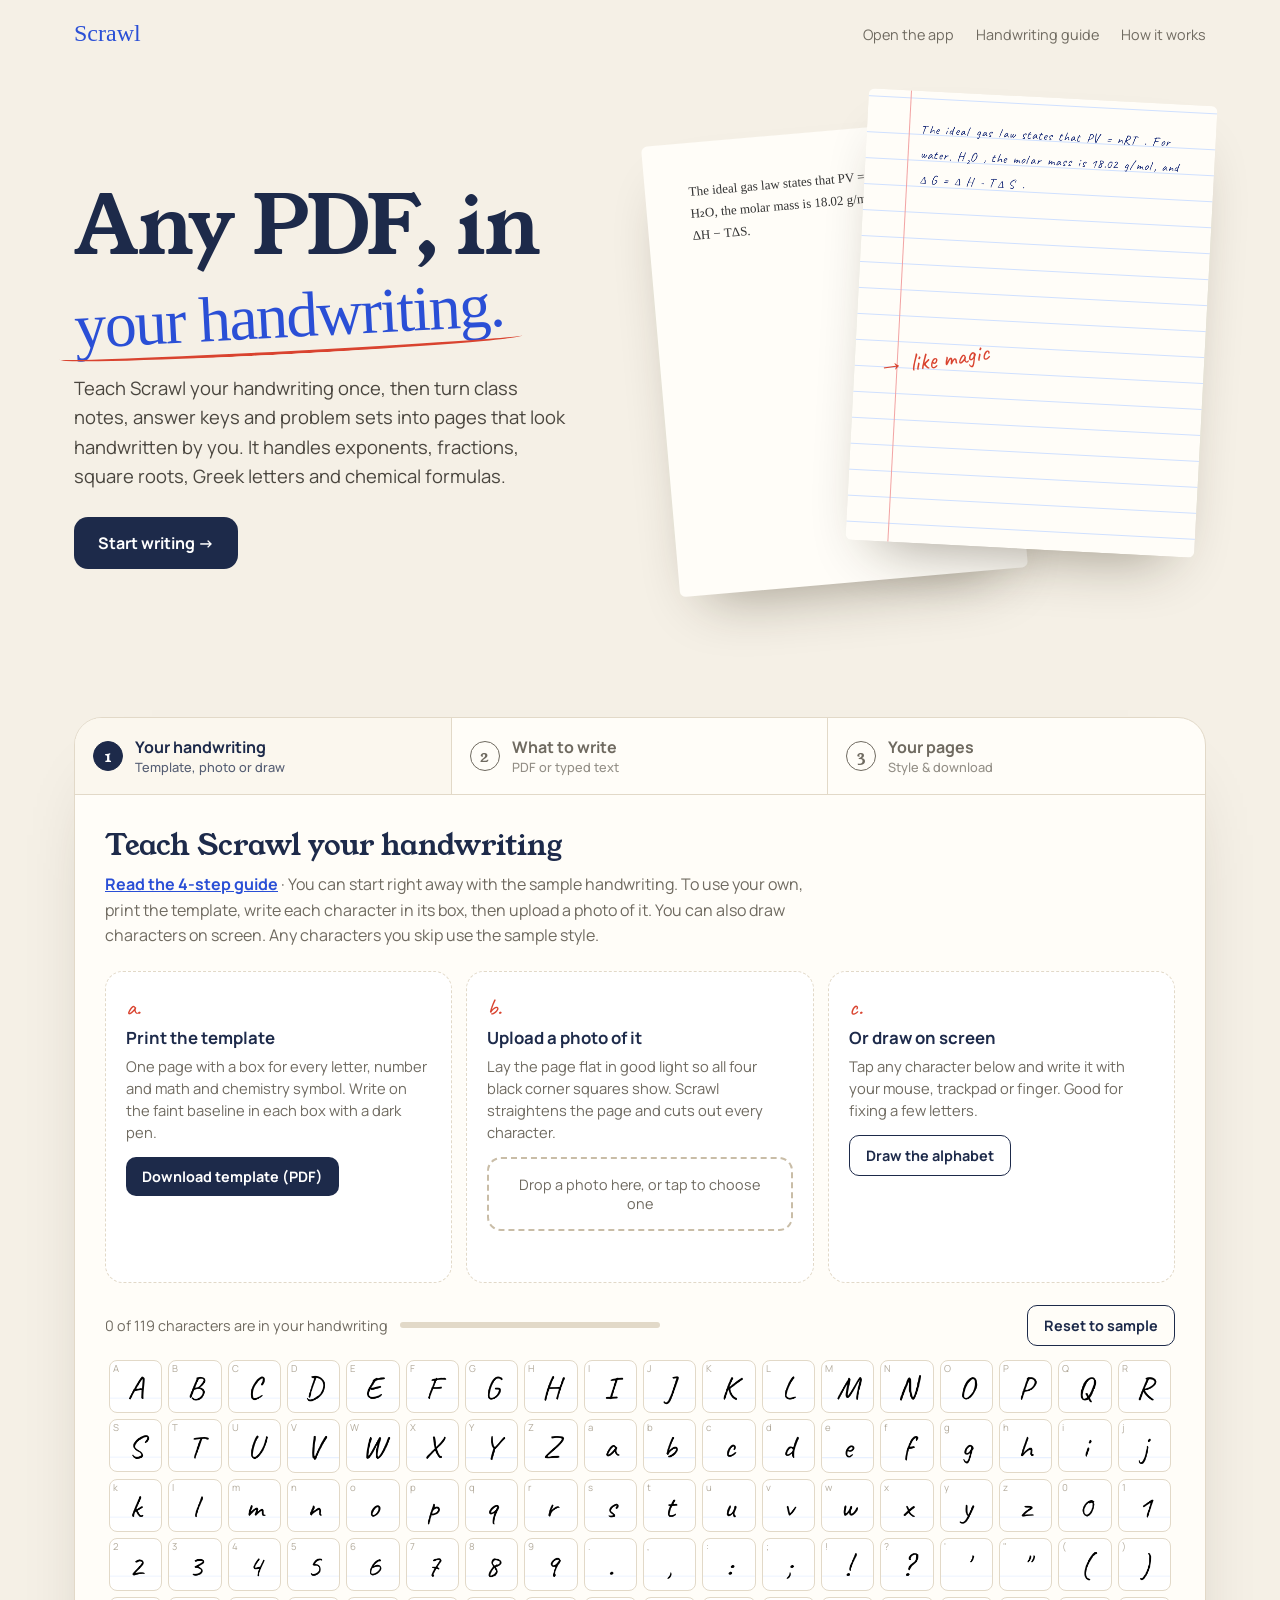
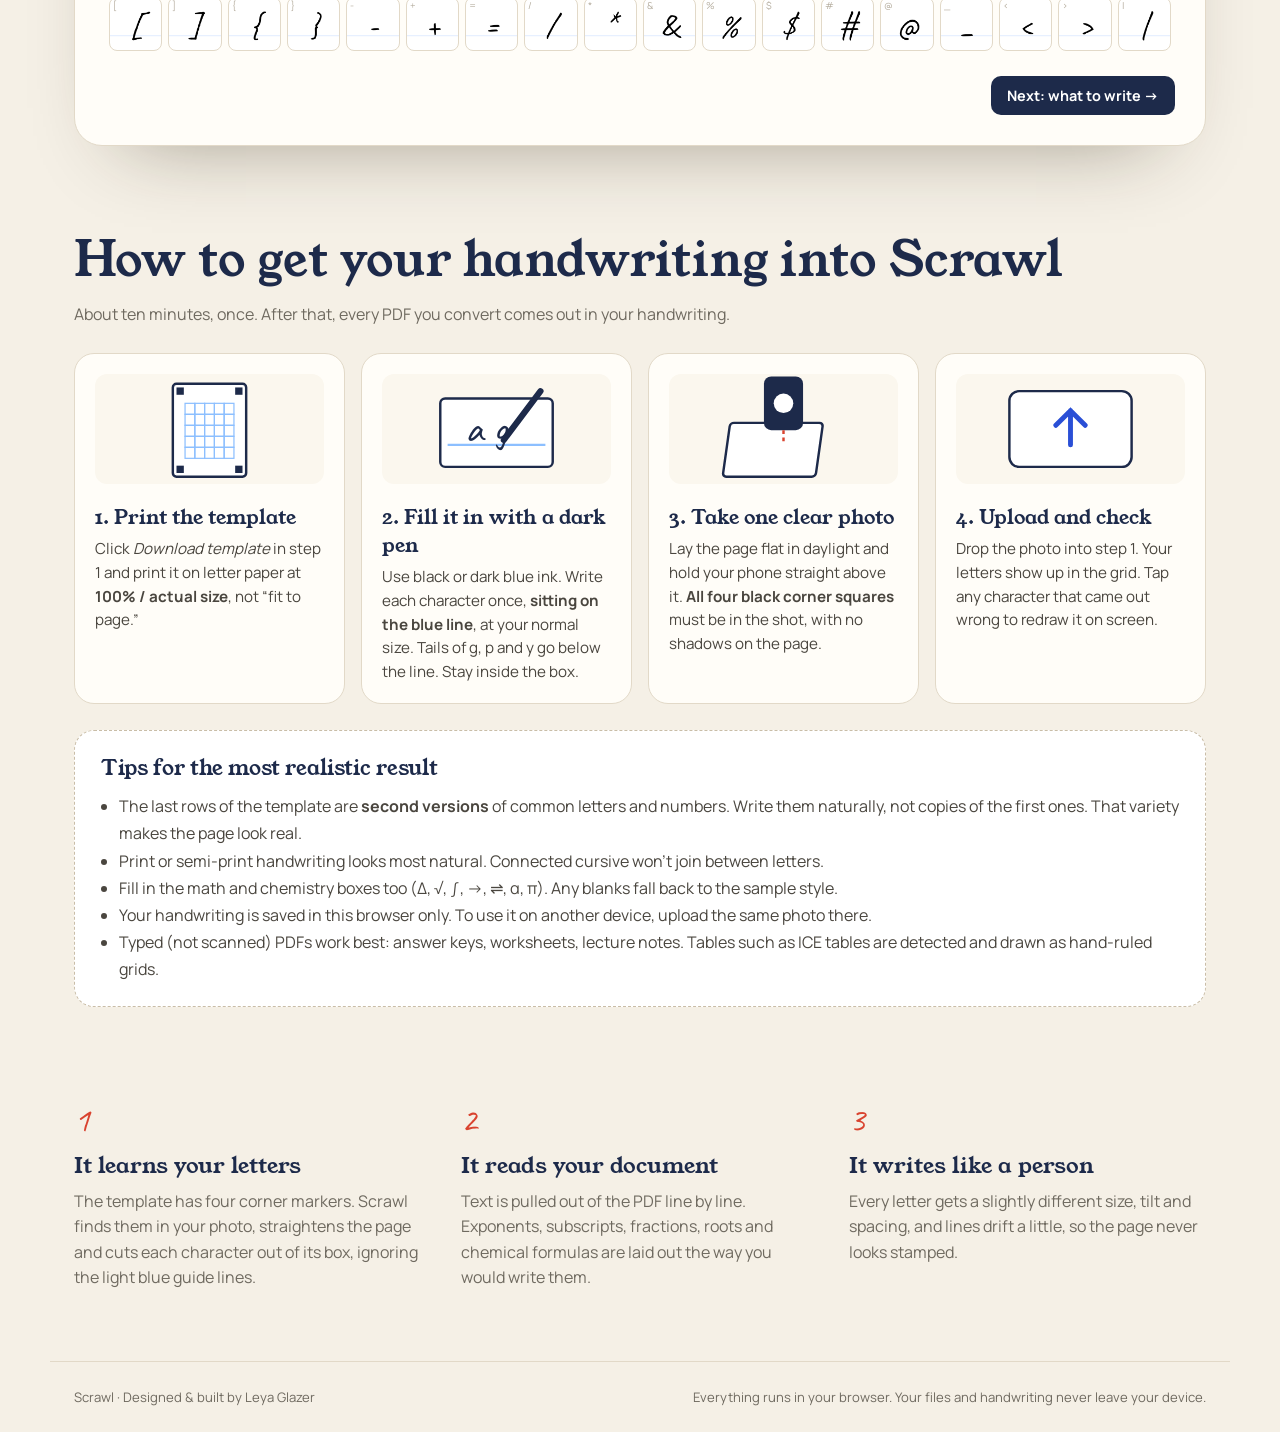
<file: portfolio/scrawl/index.html>
<!DOCTYPE html>
<html lang="en">
<head><meta name="robots" content="noindex">
<meta charset="UTF-8">
<meta name="viewport" content="width=device-width, initial-scale=1">
<title>Scrawl · Turn any PDF into your handwriting</title>
<meta name="description" content="Scrawl turns PDFs and typed notes, including math and chemistry, into pages written in your own handwriting. Designed and built by Leya Glazer.">
<link rel="preconnect" href="https://fonts.googleapis.com">
<link href="https://fonts.googleapis.com/css2?family=Young+Serif&family=Manrope:wght@400;500;600;700&family=Caveat:wght@500;700&family=Homemade+Apple&display=swap" rel="stylesheet">
<script src="vendor/pdf-lib.min.js"></script>
<style>
:root{--bg:#f5f0e6;--paper:#fffdf8;--ink:#1d2a4a;--blue:#2a4fd6;--mut:#6f6a60;--line:#e2d9c8;--red:#d9432f;--d:'Young Serif',Georgia,serif;--b:'Manrope',system-ui,sans-serif;--h:'Caveat',cursive}
*{box-sizing:border-box;margin:0;padding:0}
html{scroll-behavior:smooth;overflow-x:clip}
body{background:var(--bg);color:var(--ink);font-family:var(--b);overflow-x:clip;-webkit-font-smoothing:antialiased}
.wrap{max-width:1180px;margin:0 auto;padding:0 24px}
nav{display:flex;justify-content:space-between;align-items:center;padding:20px 24px;max-width:1180px;margin:0 auto}
.logo{font-family:'Homemade Apple',cursive;font-size:1.5rem;color:var(--blue)}
nav a{font-size:.9rem;color:var(--mut);text-decoration:none;margin-left:22px}
/* hero */
.hero{display:grid;grid-template-columns:1fr 1fr;gap:40px;align-items:center;padding:30px 0 60px}
@media(max-width:900px){.hero{grid-template-columns:1fr}}
h1{font-family:var(--d);font-weight:400;font-size:clamp(2.8rem,6.4vw,5.4rem);line-height:1.02;letter-spacing:-.02em}
h1 .hw{font-family:'Homemade Apple',cursive;font-size:.78em;color:var(--blue);display:inline-block;transform:rotate(-3deg);position:relative}
h1 .hw::after{content:"";position:absolute;left:-4%;right:-4%;bottom:-6px;height:10px;border-bottom:3px solid var(--red);border-radius:50%}
.hero p{font-size:1.15rem;line-height:1.6;color:#4a463f;margin-top:22px;max-width:500px}
.cta{display:inline-flex;align-items:center;gap:10px;margin-top:26px;padding:15px 24px;border-radius:14px;background:var(--ink);color:#fff;font-weight:700;text-decoration:none;border:0;cursor:pointer;font:inherit;font-weight:700;transition:.2s}
.cta:hover{background:var(--blue);transform:translateY(-2px)}
.cta.ghost{background:transparent;color:var(--ink);border:1.5px solid var(--ink)}
.cta.ghost:hover{background:var(--ink);color:#fff}
.cta.sm{padding:10px 16px;font-size:.9rem;margin-top:0;border-radius:10px}
.demo{position:relative;height:560px}@media(max-width:900px){.demo{height:480px}}
.sheet{position:absolute;width:64%;aspect-ratio:8.5/11;background:var(--paper);border-radius:6px;box-shadow:0 30px 60px -30px rgba(40,30,10,.45);padding:7% 8%;overflow:hidden}
.sheet.a{left:0;top:6%;transform:rotate(-5deg);font-family:Georgia,serif;font-size:13px;line-height:1.7;color:#333}
.sheet.b{right:0;top:0;transform:rotate(3deg);background-image:repeating-linear-gradient(transparent 0 25px,#cfe0ff 25px 26px);background-position:0 18px}
.sheet.b::before{content:"";position:absolute;left:12%;top:0;bottom:0;width:1.5px;background:#f2a3a3}
#heroCv{position:absolute;inset:0;width:100%;height:100%}
.arrow{position:absolute;left:40%;top:44%;font-family:var(--h);font-size:1.6rem;color:var(--red);transform:rotate(-8deg);z-index:3}
/* steps */
.app{background:var(--paper);border-radius:28px;box-shadow:0 40px 80px -50px rgba(40,30,10,.45);border:1px solid var(--line);overflow:hidden;margin-bottom:60px}
.stepbar{display:grid;grid-template-columns:repeat(3,1fr);border-bottom:1px solid var(--line)}
.stepbar button{padding:18px;background:none;border:0;font:inherit;text-align:left;cursor:pointer;border-right:1px solid var(--line);color:var(--mut);display:flex;gap:12px;align-items:center}
.stepbar button:last-child{border-right:0}
.stepbar button b{width:30px;height:30px;border-radius:50%;border:1.5px solid currentColor;display:grid;place-items:center;font-family:var(--d);font-weight:400;flex:none}
.stepbar button.on{color:var(--ink);background:#fbf7ee}
.stepbar button.on b{background:var(--ink);color:#fff;border-color:var(--ink)}
.stepbar button.done b{background:#2e8a57;border-color:#2e8a57;color:#fff}
.stepbar span{font-weight:700}.stepbar small{display:block;font-weight:500;font-size:.8rem;opacity:.75}
@media(max-width:700px){.stepbar small{display:none}.stepbar button{padding:14px 10px;font-size:.9rem}}
.step{display:none;padding:30px}.step.on{display:block;animation:fi .35s}
@keyframes fi{from{opacity:0;transform:translateY(8px)}}
@media(max-width:600px){.step{padding:20px}}
h3{font-family:var(--d);font-weight:400;font-size:1.8rem;margin-bottom:6px}
.sub{color:var(--mut);line-height:1.6;max-width:720px}
.methods{display:grid;grid-template-columns:repeat(3,1fr);gap:14px;margin:22px 0}
@media(max-width:860px){.methods{grid-template-columns:1fr}}
.m{border:1.5px dashed var(--line);border-radius:18px;padding:20px;background:#fff;position:relative}
.m .n{font-family:var(--h);font-size:1.5rem;color:var(--red)}
.m h4{font-size:1.05rem;margin:4px 0 6px}.m p{color:var(--mut);font-size:.92rem;line-height:1.5;margin-bottom:14px}
.drop{border:2px dashed #c9bda7;border-radius:14px;padding:16px;text-align:center;cursor:pointer;color:var(--mut);font-size:.9rem;transition:.2s;display:block}
.drop:hover,.drop.over{border-color:var(--blue);color:var(--blue);background:#f2f5ff}
.status{margin-top:12px;font-size:.9rem;min-height:1.3em}
.status.ok{color:#2e8a57}.status.err{color:var(--red)}
.gall{display:grid;grid-template-columns:repeat(auto-fill,minmax(52px,1fr));gap:6px;margin-top:10px;max-height:300px;overflow:auto;padding:4px}
.g{aspect-ratio:1;border:1px solid var(--line);border-radius:8px;background:#fff;position:relative;cursor:pointer;display:grid;place-items:center;overflow:hidden}
.g canvas{width:100%;height:100%}
.g small{position:absolute;left:3px;top:1px;font-size:.6rem;color:#b3ab9c}
.g.custom{border-color:#9fb3ff;background:#f5f7ff}
.g:hover{border-color:var(--blue)}
.cov{display:flex;align-items:center;gap:12px;font-size:.9rem;color:var(--mut);margin-top:8px}
.cov i{flex:1;max-width:260px;height:6px;border-radius:6px;background:var(--line);overflow:hidden}.cov i b{display:block;height:100%;background:var(--blue)}
/* draw pad modal */
.modal{position:fixed;inset:0;background:rgba(20,18,12,.55);display:none;place-items:center;z-index:50;padding:20px}
.modal.on{display:grid}
.mbox{background:var(--paper);border-radius:22px;padding:22px;width:min(420px,100%)}
.mbox h4{font-family:var(--d);font-weight:400;font-size:1.5rem;display:flex;justify-content:space-between;align-items:center}
.mbox h4 span{font-family:Georgia,serif;font-size:2.2rem;color:var(--blue)}
#pad{width:100%;aspect-ratio:1;background:#fff;border:1px solid var(--line);border-radius:14px;margin:12px 0;touch-action:none;cursor:crosshair}
.mrow{display:flex;gap:8px;justify-content:space-between;flex-wrap:wrap}
/* step 2 */
.two{display:grid;grid-template-columns:1fr 1fr;gap:20px;margin-top:20px}
@media(max-width:860px){.two{grid-template-columns:1fr}}
textarea{width:100%;min-height:300px;border:1.5px solid var(--line);border-radius:14px;padding:16px;font:inherit;font-size:.95rem;line-height:1.6;resize:vertical;background:#fff;color:var(--ink)}
textarea:focus{outline:none;border-color:var(--blue)}
.cheat{background:#fbf7ee;border-radius:14px;padding:16px;font-size:.86rem;line-height:1.7;color:#4a463f}
.cheat code{background:#fff;border:1px solid var(--line);border-radius:6px;padding:1px 6px;font-size:.82rem}
.cheat h5{font-size:.78rem;letter-spacing:.1em;text-transform:uppercase;color:var(--mut);margin:10px 0 4px}.cheat h5:first-child{margin-top:0}
/* step 3 */
.opts{display:grid;grid-template-columns:repeat(auto-fit,minmax(180px,1fr));gap:14px;margin:20px 0}
.opts label{font-size:.78rem;font-weight:700;letter-spacing:.06em;text-transform:uppercase;color:var(--mut);display:grid;gap:8px}
.seg{display:flex;gap:6px;flex-wrap:wrap}
.seg button{padding:8px 12px;border-radius:10px;border:1.5px solid var(--line);background:#fff;font:inherit;font-size:.86rem;cursor:pointer;color:var(--ink)}
.seg button.on{background:var(--ink);color:#fff;border-color:var(--ink)}
.sw{width:30px;height:30px;border-radius:50%;border:3px solid #fff;outline:1.5px solid var(--line);cursor:pointer}
.sw.on{outline:2.5px solid var(--ink)}
input[type=range]{width:100%;accent-color:var(--blue)}
.pages{display:flex;gap:18px;overflow-x:auto;padding:10px 4px 20px;scroll-snap-type:x mandatory}
.pages canvas{flex:none;width:min(560px,82vw);height:auto;box-shadow:0 20px 40px -24px rgba(40,30,10,.5);border-radius:4px;scroll-snap-align:start;background:#fff}
.outbar{display:flex;gap:10px;flex-wrap:wrap;align-items:center;justify-content:space-between;border-top:1px solid var(--line);padding-top:18px}
.how{display:grid;grid-template-columns:repeat(3,1fr);gap:30px;padding:30px 0 70px}
@media(max-width:860px){.how{grid-template-columns:1fr}}
.how h4{font-family:var(--d);font-weight:400;font-size:1.4rem;margin:8px 0}.how p{color:var(--mut);line-height:1.6}
.how .n{font-family:var(--h);font-size:2.2rem;color:var(--red)}
footer{border-top:1px solid var(--line);padding:26px 24px;display:flex;justify-content:space-between;flex-wrap:wrap;gap:10px;font-size:.82rem;color:var(--mut);max-width:1180px;margin:0 auto}
.guide{padding:20px 0 60px}
.gh h2,.guide h2{font-family:var(--d);font-weight:400;font-size:clamp(2rem,4vw,3rem);margin-bottom:8px}
.gsteps{display:grid;grid-template-columns:repeat(4,1fr);gap:16px;margin:26px 0}
@media(max-width:900px){.gsteps{grid-template-columns:1fr 1fr}}@media(max-width:560px){.gsteps{grid-template-columns:1fr}}
.gs{background:var(--paper);border:1px solid var(--line);border-radius:20px;padding:20px}
.gs svg{width:100%;height:110px;background:#fbf7ee;border-radius:12px;margin-bottom:14px}
.gs b{font-family:var(--d);font-weight:400;font-size:1.25rem;display:block;margin-bottom:6px}
.gs p{color:#4a463f;line-height:1.55;font-size:.95rem}
.gtips{background:#fff;border:1.5px dashed #c9bda7;border-radius:20px;padding:22px 26px}
.gtips b{font-family:var(--d);font-weight:400;font-size:1.3rem}
.gtips ul{margin:10px 0 0 18px;line-height:1.7;color:#4a463f}
</style>
</head>
<body>
<nav><span class="logo">Scrawl</span><div><a href="#app">Open the app</a><a href="#guide">Handwriting guide</a><a href="#how">How it works</a></div></nav>
<div class="wrap">
<header class="hero">
  <div>
    <h1>Any PDF, in <span class="hw">your handwriting.</span></h1>
    <p>Teach Scrawl your handwriting once, then turn class notes, answer keys and problem sets into pages that look handwritten by you. It handles exponents, fractions, square roots, Greek letters and chemical formulas.</p>
    <a class="cta" href="#app">Start writing →</a>
  </div>
  <div class="demo"><div class="sheet a">The ideal gas law states that PV = nRT. For water, H₂O, the molar mass is 18.02 g/mol, and ΔG = ΔH − TΔS.</div><div class="sheet b"><canvas id="heroCv"></canvas></div><div class="arrow">→ like magic</div></div>
</header>

<section class="app" id="app">
  <div class="stepbar"><button class="on" data-s="1"><b>1</b><div><span>Your handwriting</span><small>Template, photo or draw</small></div></button><button data-s="2"><b>2</b><div><span>What to write</span><small>PDF or typed text</small></div></button><button data-s="3"><b>3</b><div><span>Your pages</span><small>Style &amp; download</small></div></button></div>

  <div class="step on" id="s1">
    <h3>Teach Scrawl your handwriting</h3>
    <p class="sub"><a href="#guide" style="color:var(--blue);font-weight:700">Read the 4-step guide</a> · You can start right away with the sample handwriting. To use your own, print the template, write each character in its box, then upload a photo of it. You can also draw characters on screen. Any characters you skip use the sample style.</p>
    <div class="methods">
      <div class="m"><div class="n">a.</div><h4>Print the template</h4><p>One page with a box for every letter, number and math and chemistry symbol. Write on the faint baseline in each box with a dark pen.</p><button class="cta sm" id="tplBtn">Download template (PDF)</button></div>
      <div class="m"><div class="n">b.</div><h4>Upload a photo of it</h4><p>Lay the page flat in good light so all four black corner squares show. Scrawl straightens the page and cuts out every character.</p><label class="drop" id="photoDrop"><input type="file" accept="image/*" id="photoIn" hidden>Drop a photo here, or tap to choose one</label><div class="status" id="photoSt"></div></div>
      <div class="m"><div class="n">c.</div><h4>Or draw on screen</h4><p>Tap any character below and write it with your mouse, trackpad or finger. Good for fixing a few letters.</p><button class="cta sm ghost" id="drawA">Draw the alphabet</button></div>
    </div>
    <div class="cov"><span id="covTxt">0 of 0 characters are yours</span><i><b id="covBar"></b></i><button class="cta sm ghost" id="resetG" style="margin-left:auto">Reset to sample</button></div>
    <div class="gall" id="gall"></div>
    <div style="text-align:right;margin-top:20px"><button class="cta sm" data-go="2">Next: what to write →</button></div>
  </div>

  <div class="step" id="s2">
    <h3>What should it write?</h3>
    <p class="sub">Upload a PDF, or type and paste your text. Math goes between dollar signs, and chemistry uses \ce{…}. Typed PDFs work best. A scanned PDF is just a picture, so there’s no text to pull out.</p>
    <div class="two">
      <div><label class="drop" id="pdfDrop"><input type="file" accept="application/pdf" id="pdfIn" hidden>📄 Drop a PDF here, or tap to choose one</label><div class="status" id="pdfSt"></div><textarea id="txt" style="margin-top:12px"></textarea></div>
      <div class="cheat">
        <h5>Math (between $ … $)</h5>
        <code>x^2</code> → x² · <code>v_0</code> → v₀ · <code>e^{i\pi}</code> · <code>\frac{a}{b}</code> · <code>\sqrt{2gh}</code><br>
        <code>\alpha \beta \theta \pi \Delta \omega \mu \sigma \lambda</code><br>
        <code>\int \sum \infty \partial \nabla \pm \times \cdot \leq \geq \neq \approx \to</code>
        <h5>Chemistry</h5>
        <code>\ce{H2SO4}</code> → H₂SO₄ · <code>\ce{2H2 + O2 -> 2H2O}</code> · <code>\ce{N2 + 3H2 <=> 2NH3}</code> · <code>\ce{Fe^{3+}}</code>
        <h5>From PDFs</h5>
        Unicode like x², H₂O, ∫, ΔH and → is understood automatically.
        <h5>Tables (ICE tables, data tables)</h5>Start each row with <code>|</code>: <code>| | HA | H^+ | A^- |</code> then <code>| I | 0.10 | 0 | 0 |</code>. Tables in PDFs are detected automatically.
        <h5>Layout</h5>
        A blank line starts a new paragraph. Use <code>---</code> on its own line for a page break.
      </div>
    </div>
    <div style="display:flex;justify-content:space-between;margin-top:20px"><button class="cta sm ghost" data-go="1">← Back</button><button class="cta sm" data-go="3">Write it →</button></div>
  </div>

  <div class="step" id="s3">
    <h3>Your handwritten pages</h3>
    <div class="opts">
      <label>Paper<div class="seg" id="paper"><button class="on" data-v="lined">Lined</button><button data-v="graph">Graph</button><button data-v="plain">Blank</button></div></label>
      <label>Ink<div class="seg" id="ink"><span class="sw on" data-v="#1d2f7a" style="background:#1d2f7a"></span><span class="sw" data-v="#111111" style="background:#111"></span><span class="sw" data-v="#5a5a5a" style="background:#5a5a5a"></span><span class="sw" data-v="#b02a2a" style="background:#b02a2a"></span><span class="sw" data-v="#1f6b45" style="background:#1f6b45"></span></div></label>
      <label>Size <span id="szV">medium</span><input type="range" id="sz" min="22" max="44" value="30"></label>
      <label>Messiness <span id="msV">natural</span><input type="range" id="ms" min="0" max="100" value="45"></label>
    </div>
    <div class="pages" id="pages"></div>
    <div class="outbar"><span class="sub" id="pgInfo"></span><div style="display:flex;gap:10px;flex-wrap:wrap"><button class="cta sm ghost" data-go="2">← Edit text</button><button class="cta sm ghost" id="pngBtn">Download page images</button><button class="cta sm" id="pdfBtn">Download PDF</button></div></div>
  </div>
</section>


<section class="guide" id="guide">
  <div class="gh"><h2>How to get your handwriting into Scrawl</h2><p class="sub">About ten minutes, once. After that, every PDF you convert comes out in your handwriting.</p></div>
  <div class="gsteps">
    <div class="gs"><svg viewBox="0 0 120 90"><rect x="30" y="8" width="60" height="76" rx="3" fill="#fff" stroke="#1d2a4a" stroke-width="2"/><rect x="33" y="11" width="6" height="6" fill="#1d2a4a"/><rect x="81" y="11" width="6" height="6" fill="#1d2a4a"/><rect x="33" y="75" width="6" height="6" fill="#1d2a4a"/><rect x="81" y="75" width="6" height="6" fill="#1d2a4a"/><g stroke="#8cbfff" stroke-width="1"><rect x="40" y="24" width="8" height="9" fill="none"/><rect x="40" y="33" width="8" height="9" fill="none"/><rect x="40" y="42" width="8" height="9" fill="none"/><rect x="40" y="51" width="8" height="9" fill="none"/><rect x="40" y="60" width="8" height="9" fill="none"/><rect x="48" y="24" width="8" height="9" fill="none"/><rect x="48" y="33" width="8" height="9" fill="none"/><rect x="48" y="42" width="8" height="9" fill="none"/><rect x="48" y="51" width="8" height="9" fill="none"/><rect x="48" y="60" width="8" height="9" fill="none"/><rect x="56" y="24" width="8" height="9" fill="none"/><rect x="56" y="33" width="8" height="9" fill="none"/><rect x="56" y="42" width="8" height="9" fill="none"/><rect x="56" y="51" width="8" height="9" fill="none"/><rect x="56" y="60" width="8" height="9" fill="none"/><rect x="64" y="24" width="8" height="9" fill="none"/><rect x="64" y="33" width="8" height="9" fill="none"/><rect x="64" y="42" width="8" height="9" fill="none"/><rect x="64" y="51" width="8" height="9" fill="none"/><rect x="64" y="60" width="8" height="9" fill="none"/><rect x="72" y="24" width="8" height="9" fill="none"/><rect x="72" y="33" width="8" height="9" fill="none"/><rect x="72" y="42" width="8" height="9" fill="none"/><rect x="72" y="51" width="8" height="9" fill="none"/><rect x="72" y="60" width="8" height="9" fill="none"/></g></svg>
      <b>1. Print the template</b><p>Click <em>Download template</em> in step 1 and print it on letter paper at <strong>100% / actual size</strong>, not “fit to page.”</p></div>
    <div class="gs"><svg viewBox="0 0 120 90"><rect x="14" y="20" width="92" height="56" rx="4" fill="#fff" stroke="#1d2a4a" stroke-width="2"/><line x1="20" y1="58" x2="100" y2="58" stroke="#8cbfff" stroke-width="2"/><text x="34" y="56" font-family="Caveat,cursive" font-size="34" fill="#1d2a4a">a g</text><path d="M96 14l-30 40" stroke="#1d2a4a" stroke-width="5" stroke-linecap="round"/></svg>
      <b>2. Fill it in with a dark pen</b><p>Use black or dark blue ink. Write each character once, <strong>sitting on the blue line</strong>, at your normal size. Tails of g, p and y go below the line. Stay inside the box.</p></div>
    <div class="gs"><svg viewBox="0 0 120 90"><rect x="22" y="40" width="76" height="44" rx="3" fill="#fff" stroke="#1d2a4a" stroke-width="2" transform="skewX(-8)"/><rect x="44" y="2" width="32" height="44" rx="6" fill="#1d2a4a"/><circle cx="60" cy="24" r="8" fill="#fff"/><path d="M60 46v10" stroke="#d9432f" stroke-width="2" stroke-dasharray="3 3"/></svg>
      <b>3. Take one clear photo</b><p>Lay the page flat in daylight and hold your phone straight above it. <strong>All four black corner squares</strong> must be in the shot, with no shadows on the page.</p></div>
    <div class="gs"><svg viewBox="0 0 120 90"><rect x="10" y="14" width="100" height="62" rx="8" fill="#fff" stroke="#1d2a4a" stroke-width="2"/><path d="M60 58V30M48 42l12-12 12 12" stroke="#2a4fd6" stroke-width="4" fill="none" stroke-linecap="round"/></svg>
      <b>4. Upload and check</b><p>Drop the photo into step 1. Your letters show up in the grid. Tap any character that came out wrong to redraw it on screen.</p></div>
  </div>
  <div class="gtips"><b>Tips for the most realistic result</b><ul>
    <li>The last rows of the template are <strong>second versions</strong> of common letters and numbers. Write them naturally, not copies of the first ones. That variety makes the page look real.</li>
    <li>Print or semi-print handwriting looks most natural. Connected cursive won’t join between letters.</li>
    <li>Fill in the math and chemistry boxes too (Δ, √, ∫, →, ⇌, α, π). Any blanks fall back to the sample style.</li>
    <li>Your handwriting is saved in this browser only. To use it on another device, upload the same photo there.</li>
    <li>Typed (not scanned) PDFs work best: answer keys, worksheets, lecture notes. Tables such as ICE tables are detected and drawn as hand-ruled grids.</li></ul></div>
</section>
<section class="how" id="how">
  <div><div class="n">1</div><h4>It learns your letters</h4><p>The template has four corner markers. Scrawl finds them in your photo, straightens the page and cuts each character out of its box, ignoring the light blue guide lines.</p></div>
  <div><div class="n">2</div><h4>It reads your document</h4><p>Text is pulled out of the PDF line by line. Exponents, subscripts, fractions, roots and chemical formulas are laid out the way you would write them.</p></div>
  <div><div class="n">3</div><h4>It writes like a person</h4><p>Every letter gets a slightly different size, tilt and spacing, and lines drift a little, so the page never looks stamped.</p></div>
</section>
</div>
<div class="modal" id="modal"><div class="mbox"><h4>Write this character <span id="mChar">A</span></h4><canvas id="pad" width="400" height="400"></canvas><div class="mrow"><button class="cta sm ghost" id="mClear">Clear</button><div style="display:flex;gap:8px"><button class="cta sm ghost" id="mSkip">Skip</button><button class="cta sm" id="mSave">Save &amp; next</button></div></div><p class="sub" style="font-size:.82rem;margin-top:10px">Write it sitting on the blue line, as big as you’d naturally write it.</p></div></div>
<footer><span>Scrawl · Designed &amp; built by Leya Glazer</span><span>Everything runs in your browser. Your files and handwriting never leave your device.</span></footer>

<script type="module">
import * as pdfjsLib from './vendor/pdf.min.mjs';
pdfjsLib.GlobalWorkerOptions.workerSrc='./vendor/pdf.worker.min.mjs';
window.pdfjsLib=pdfjsLib;
</script>
<script src="scrawl.js"></script>
</body>
</html>
</file>
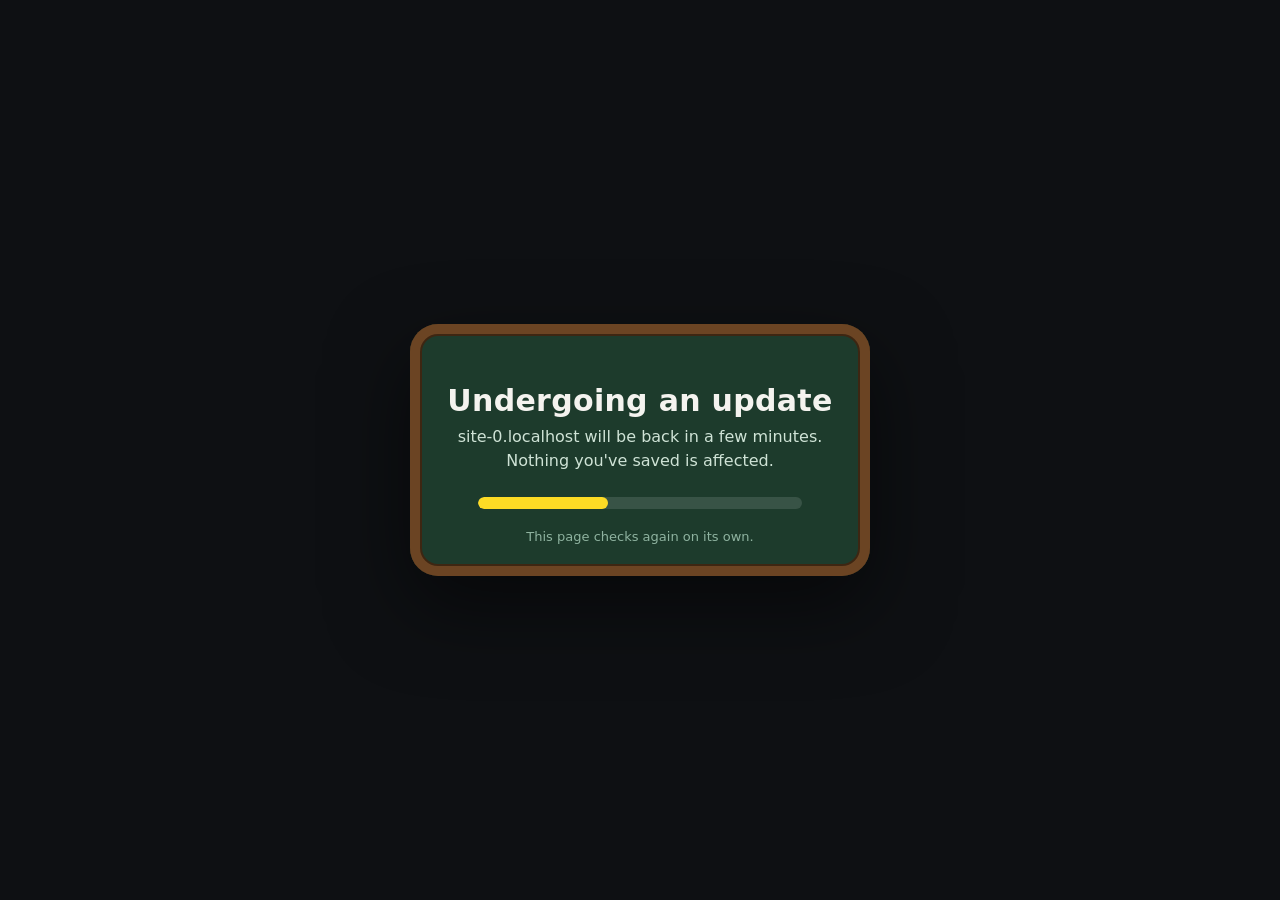
<file: update.html>
<!doctype html><html lang="en"><head><meta charset="utf-8"><meta name="viewport" content="width=device-width,initial-scale=1,viewport-fit=cover">
<title>Chalk Talk is updating</title><meta name="robots" content="noindex"><meta name="theme-color" content="#0E1013">
<style>
*{box-sizing:border-box}html,body{height:100%}
body{margin:0;display:grid;place-items:center;padding:24px;background:#0E1013;color:#F4F3EF;font:500 16px/1.5 system-ui,-apple-system,'Segoe UI',sans-serif;text-align:center;overflow:hidden}
.board{position:relative;width:min(460px,100%);padding:38px 28px 30px;border-radius:28px;background:#1d3b2c;box-shadow:inset 0 0 0 10px #6b4423,inset 0 0 0 12px #3d2612,0 30px 80px rgba(0,0,0,.5)}
.logo{display:inline-flex;flex-direction:column;background:#FDDB25;color:#141416;font:900 15px/.95 system-ui;padding:8px 10px;border-radius:10px;transform:rotate(-5deg);box-shadow:0 6px 0 #C9A800;animation:wob 3s ease-in-out infinite}
@keyframes wob{50%{transform:rotate(4deg) translateY(-4px)}}
h1{margin:22px 0 6px;font:800 30px/1.15 'Comic Sans MS','Chalkboard SE','Marker Felt',system-ui;color:#F4F3EF;letter-spacing:.01em}
h1 span{display:inline-block;animation:chalk 1.2s ease both}
p{margin:0;color:#CFE3D6}
.bar{margin:24px auto 0;height:12px;width:80%;border-radius:8px;background:rgba(255,255,255,.12);overflow:hidden}
.bar i{display:block;height:100%;width:40%;border-radius:8px;background:#FDDB25;animation:load 1.6s ease-in-out infinite}
@keyframes load{0%{transform:translateX(-110%)}100%{transform:translateX(260%)}}
.dust{position:absolute;bottom:18px;width:4px;height:4px;border-radius:50%;background:#fff;opacity:0;animation:dust 3s ease-in infinite}
@keyframes dust{0%{opacity:.8;transform:translateY(0)}100%{opacity:0;transform:translateY(-60px) translateX(10px)}}
small{display:block;margin-top:18px;color:#8FB3A0;font-size:13px}
@media (prefers-reduced-motion:reduce){*{animation:none!important}}
</style></head><body>
<div class="board" id="ct-maint">
  <span class="logo"><span>chalk</span><span>talk</span></span>
  <h1>Undergoing an update</h1>
  <p>We're adding new things to Chalk Talk. It'll be back in a few minutes, and nothing you've saved is affected.</p>
  <div class="bar"><i></i></div>
  <small id="st">This page checks again on its own.</small>
  <span class="dust" style="left:20%"></span><span class="dust" style="left:48%;animation-delay:1s"></span><span class="dust" style="left:76%;animation-delay:2s"></span>
</div>
<script>
(function () {
  // Render shows this page for every site on the Chalk Talk server while it updates (chalktalkstudy.com, leyaglazer.com, readyroomcerts.com...).
  var host = location.hostname.replace(/^www\./, '');
  if (host === 'leyaglazer.com' && !/^\/(hq|proposal|mockup)/.test(location.pathname)) {
    // Leya's portfolio: show the portfolio itself (static copy) instead of an update notice.
    document.title = 'Leya Glazer';
    document.body.innerHTML = '';
    document.body.style.cssText = 'margin:0;padding:0;overflow:hidden;display:block;background:#fff';
    var f = document.createElement('iframe');
    f.src = 'https://fieldlinephysics.com/portfolio' + (location.pathname || '/') + location.search + location.hash;
    f.title = 'Leya Glazer';
    f.style.cssText = 'position:fixed;inset:0;width:100%;height:100%;border:0';
    document.body.appendChild(f);
  } else if (!/chalktalkstudy\.com$/.test(host)) {
    // Another site on the same server: keep its own name, no Chalk Talk branding.
    var name = host === 'leyaglazer.com' ? 'This page' : host === 'readyroomcerts.com' ? 'Ready Room' : host;
    document.title = name + ' is updating';
    var logo = document.querySelector('.logo'); if (logo) logo.style.display = 'none';
    var pp = document.querySelector('.board p'); if (pp) pp.textContent = name + ' will be back in a few minutes. Nothing you\'ve saved is affected.';
  }
  // Every 30 seconds, check whether the update is done; reload this same address once the real site answers.
  setInterval(function () {
    fetch(location.href, { cache: 'no-store' }).then(function (r) { return r.text(); }).then(function (t) {
      if (t.indexOf('id="ct-maint"') < 0) location.reload();
    }).catch(function () {});
  }, 30000);
})();
</script></body></html>
</file>
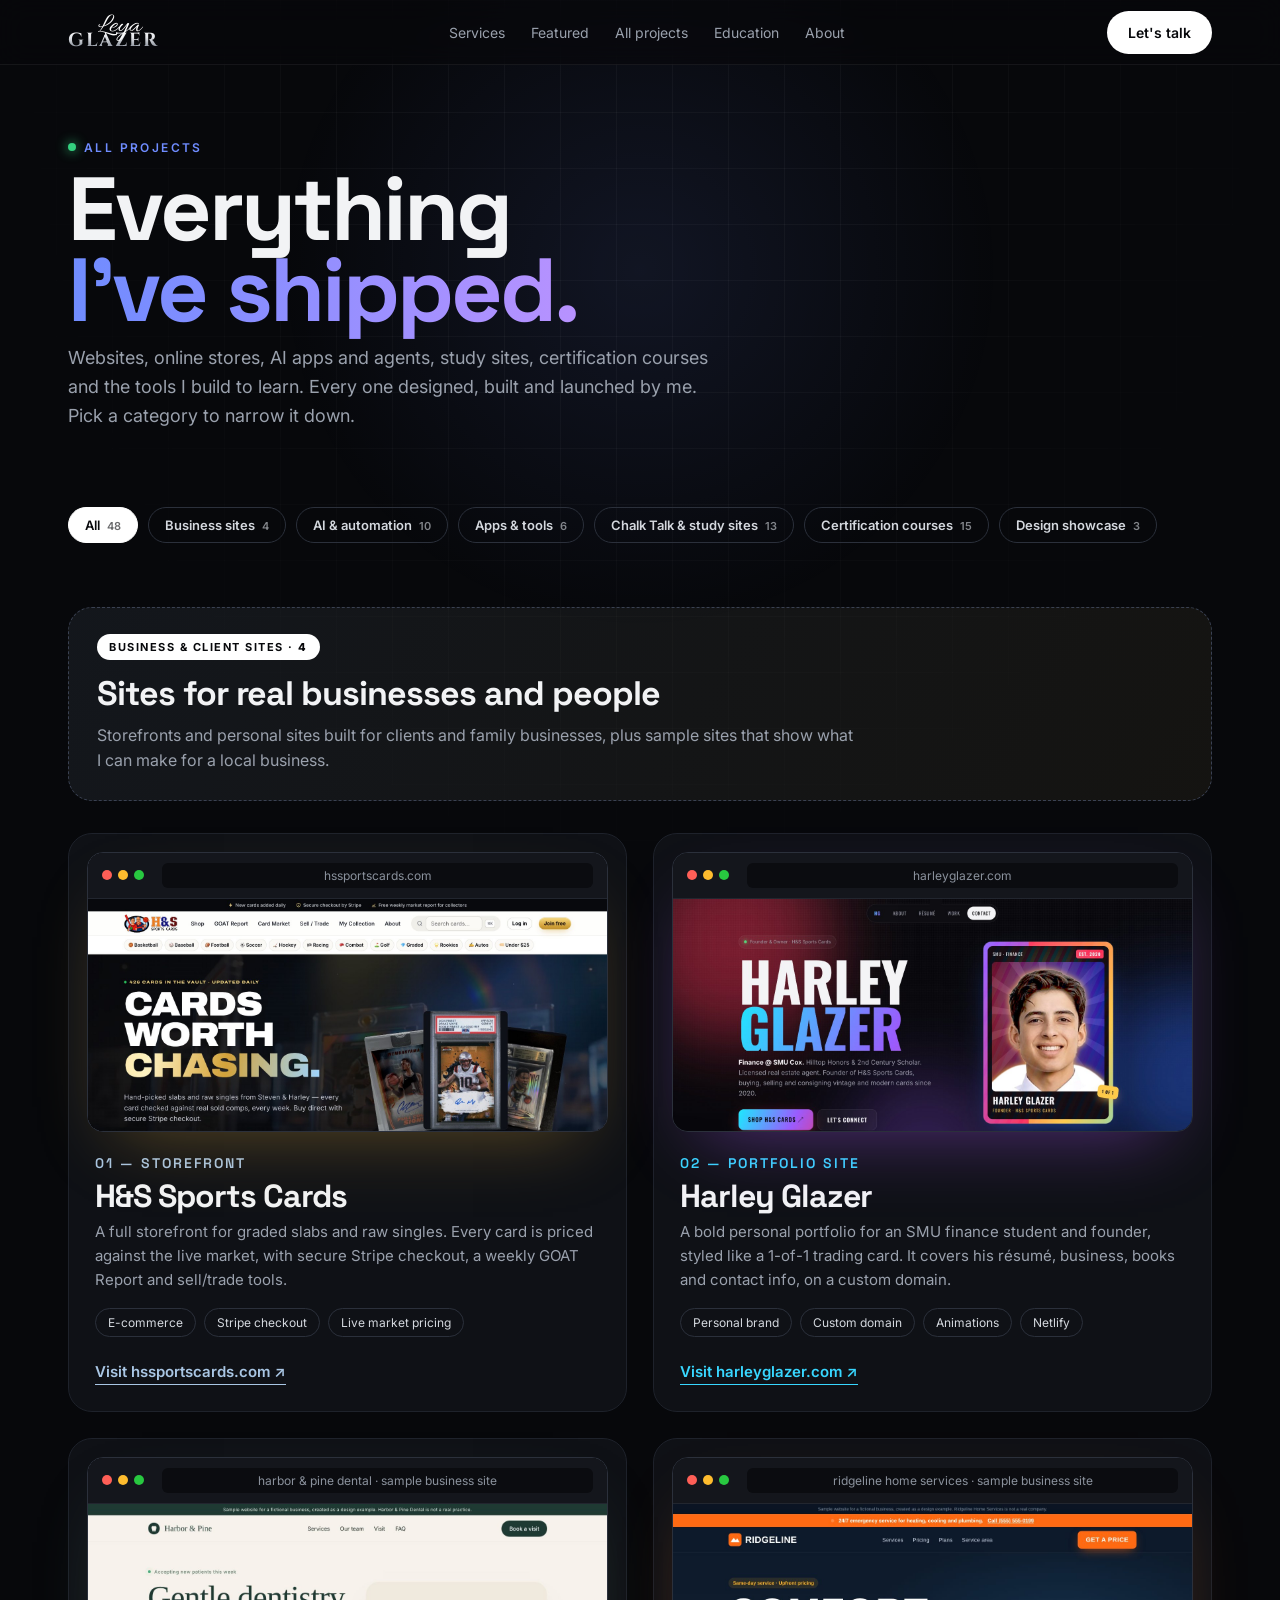
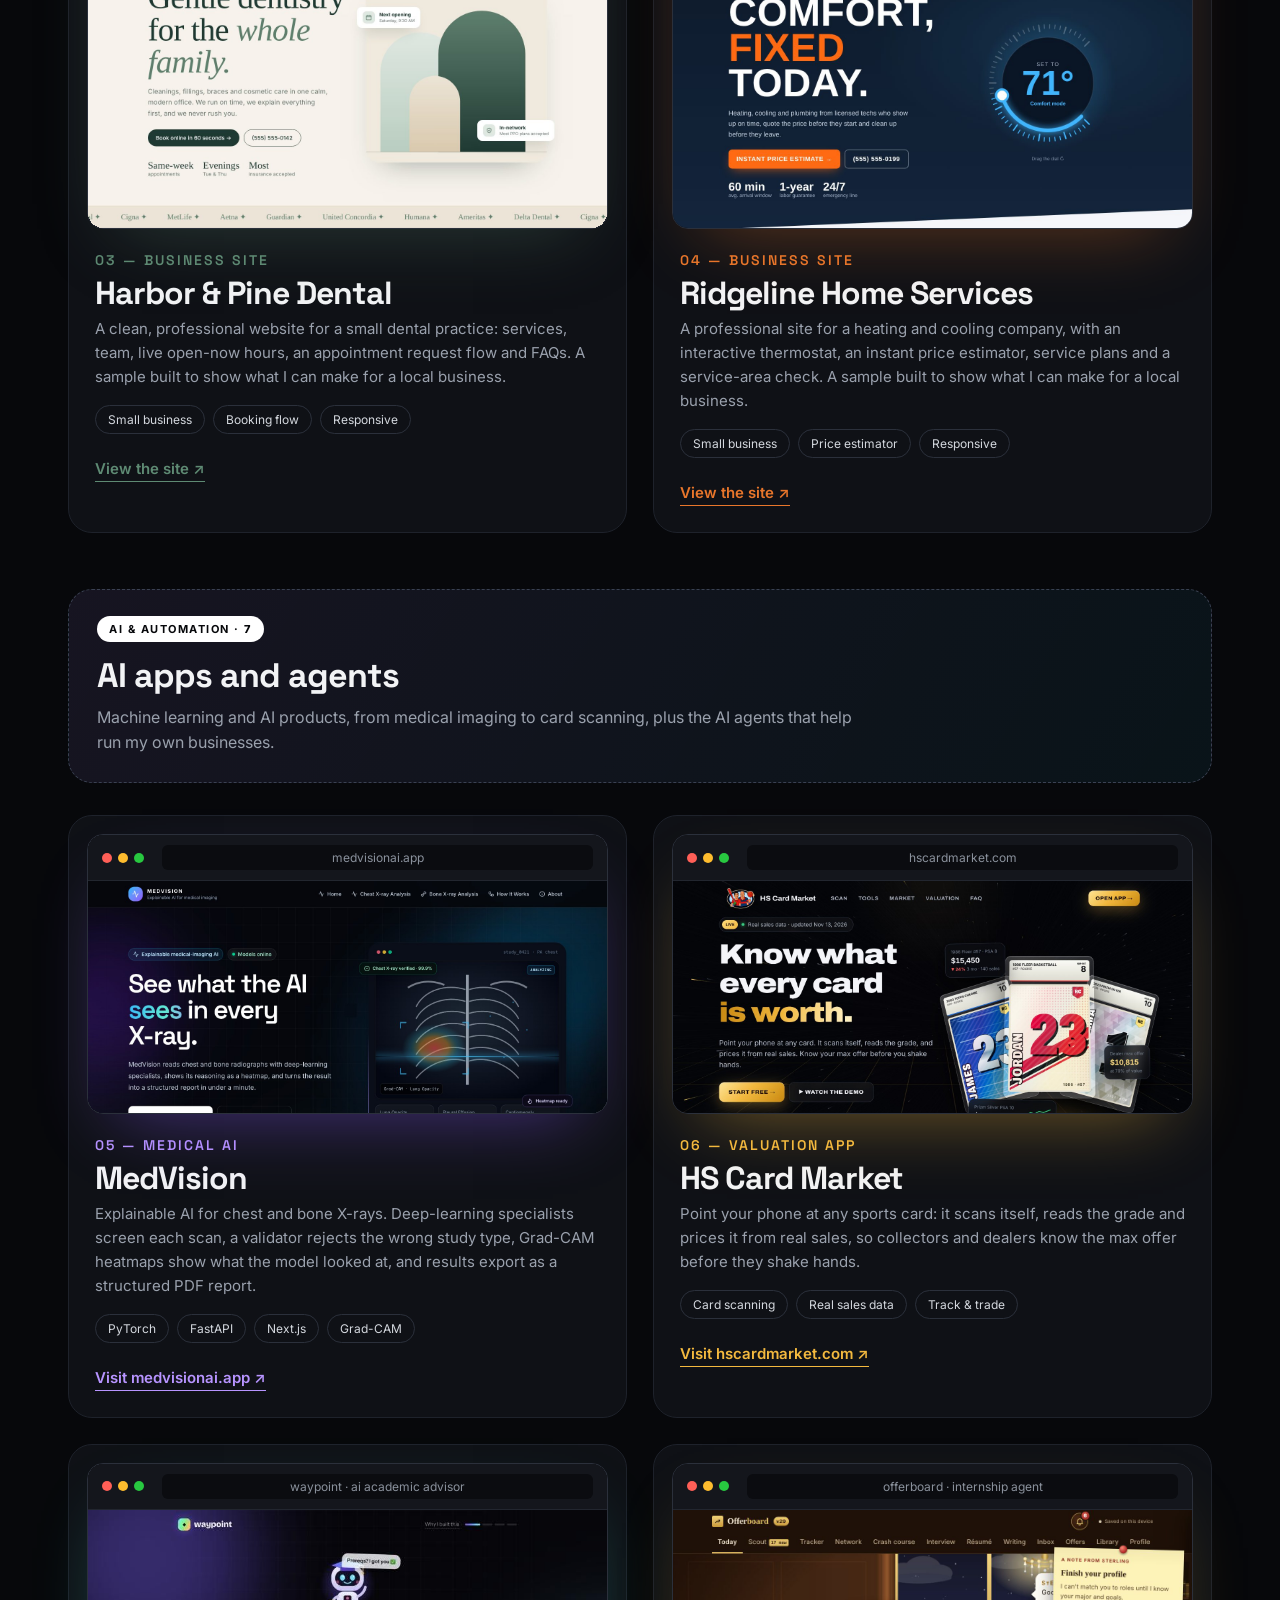
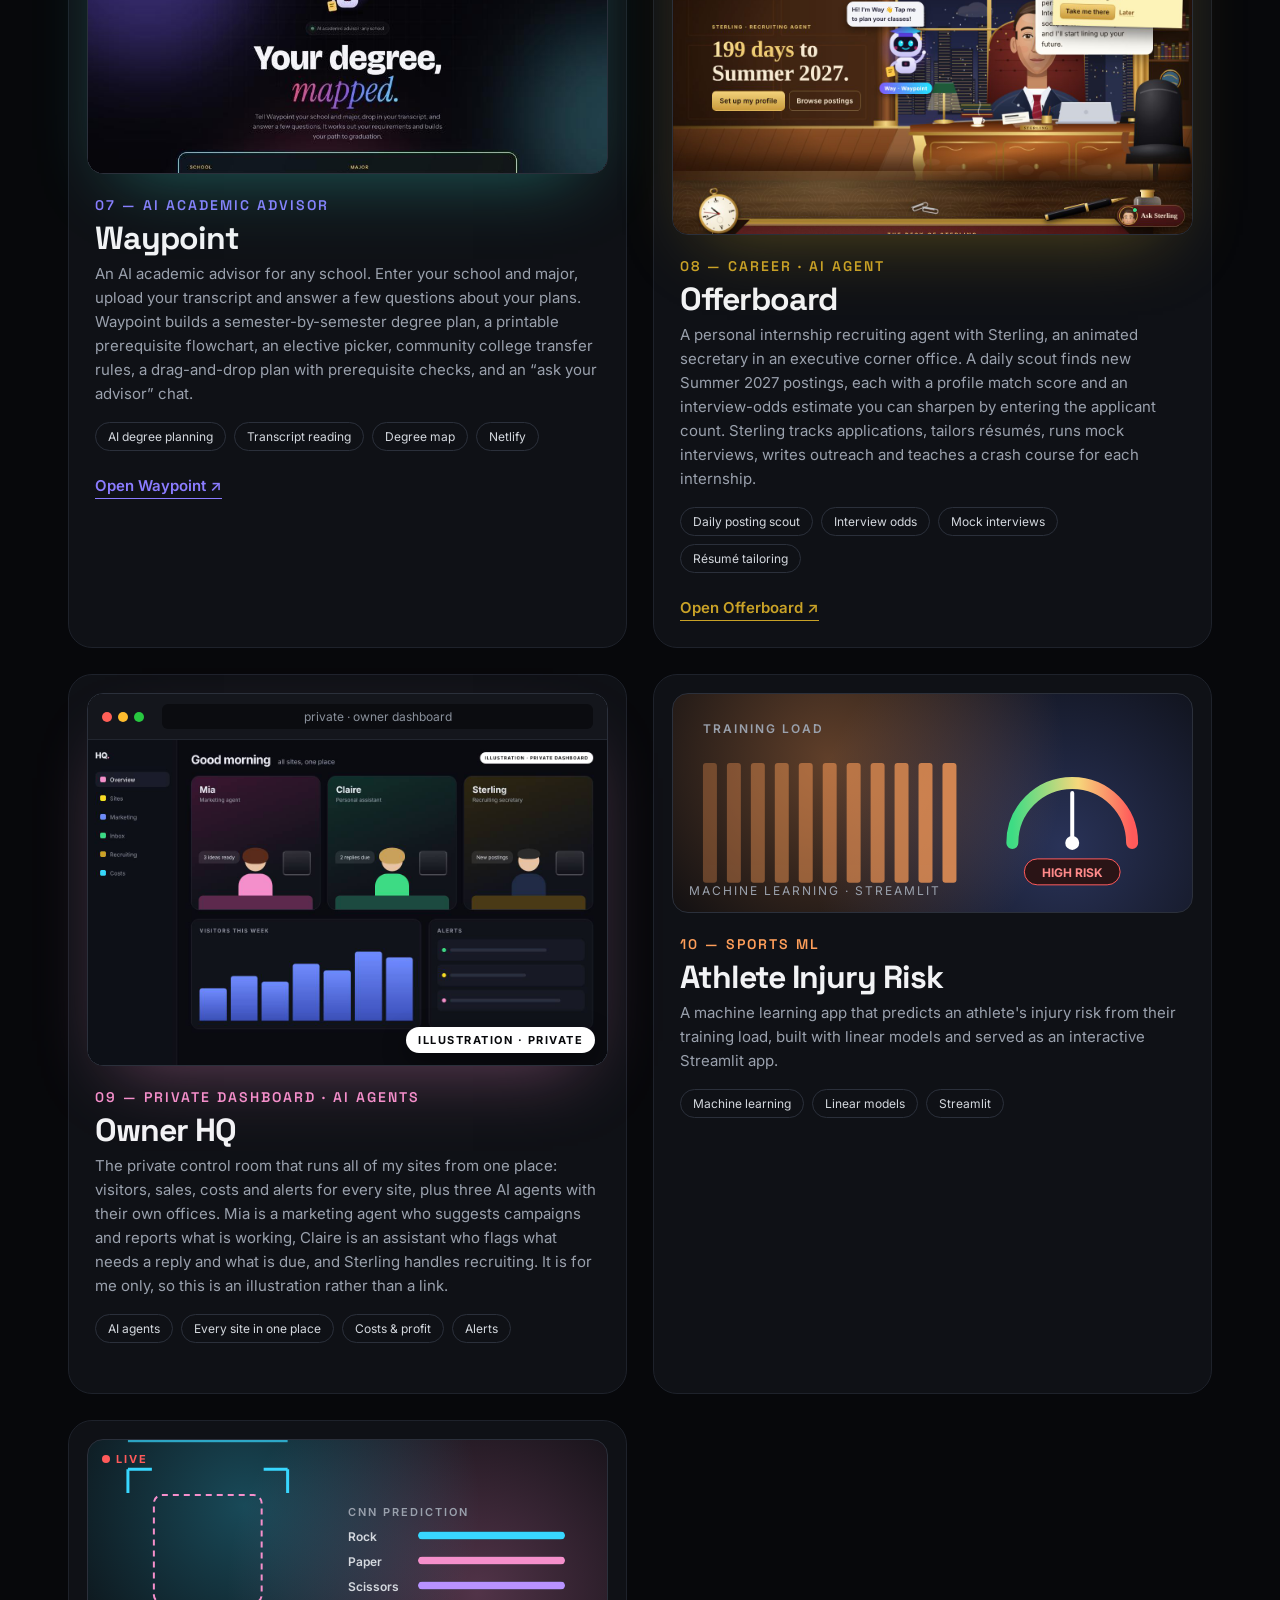
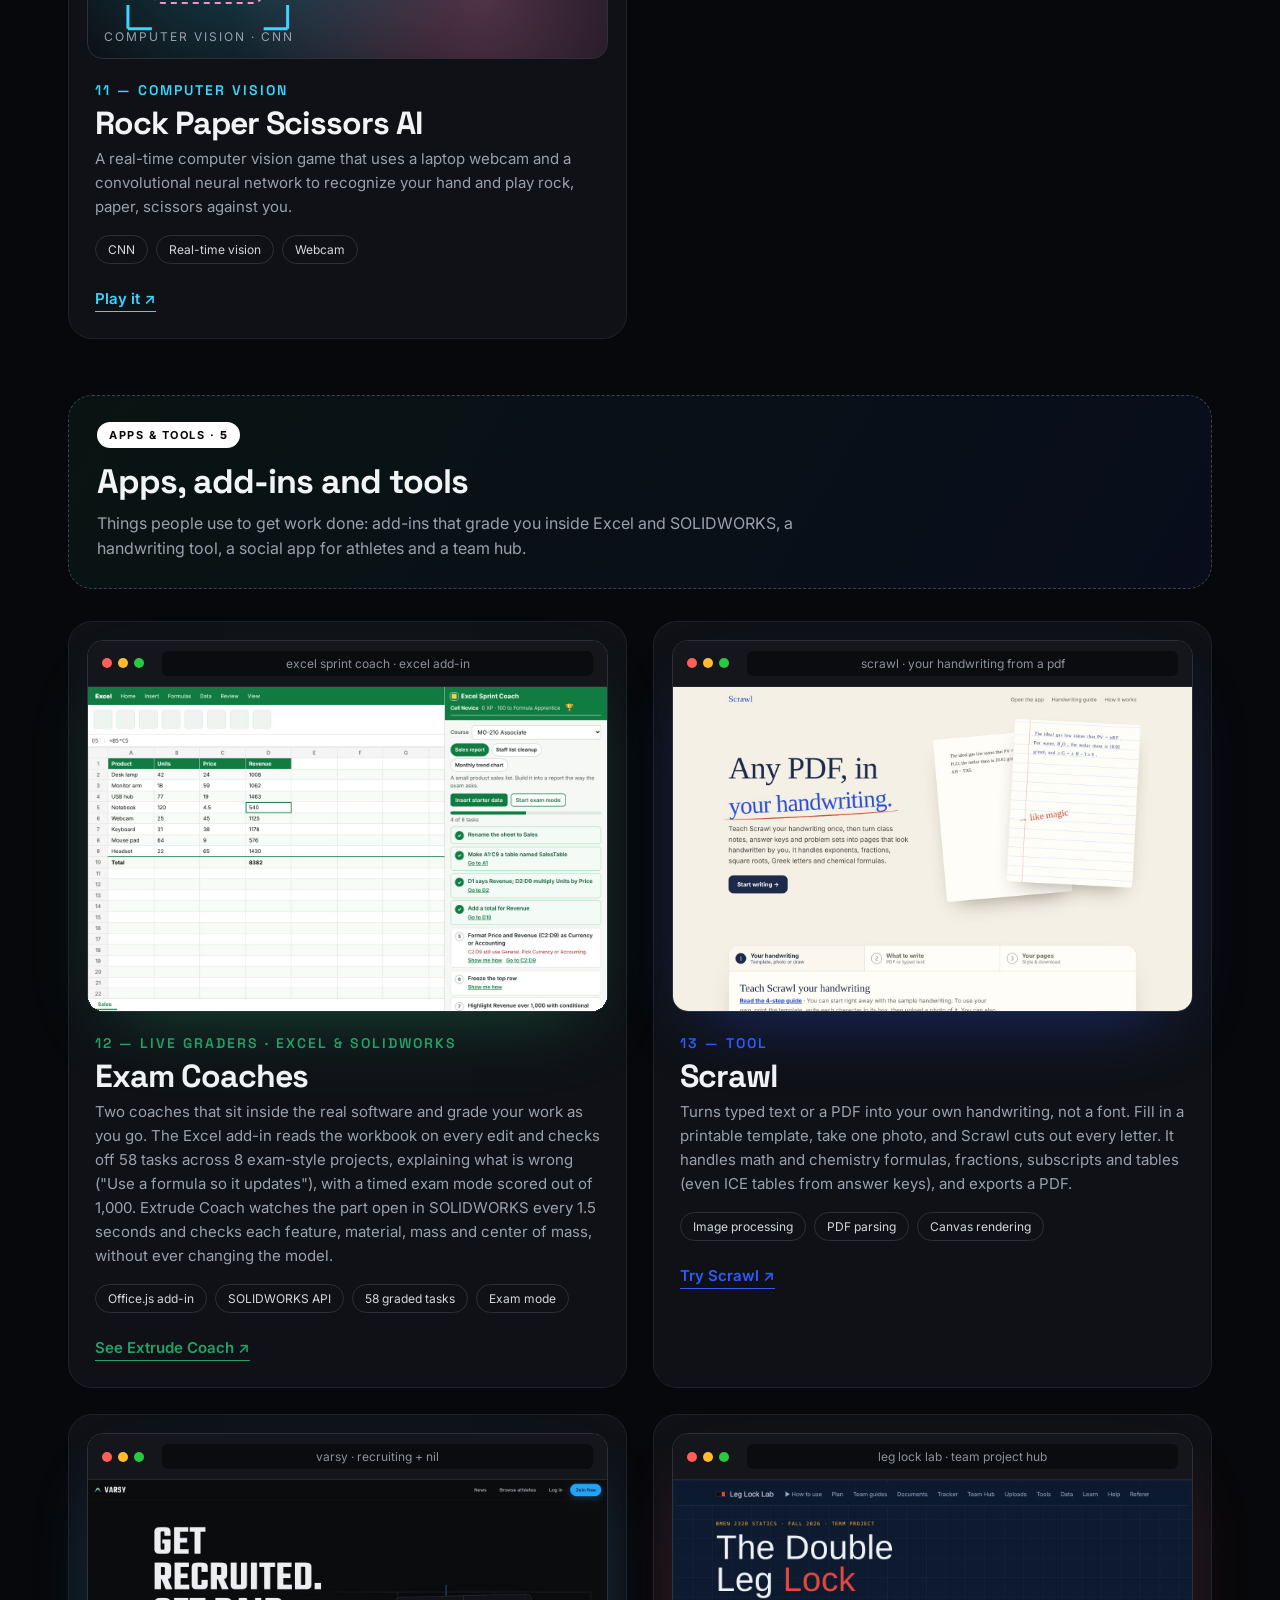
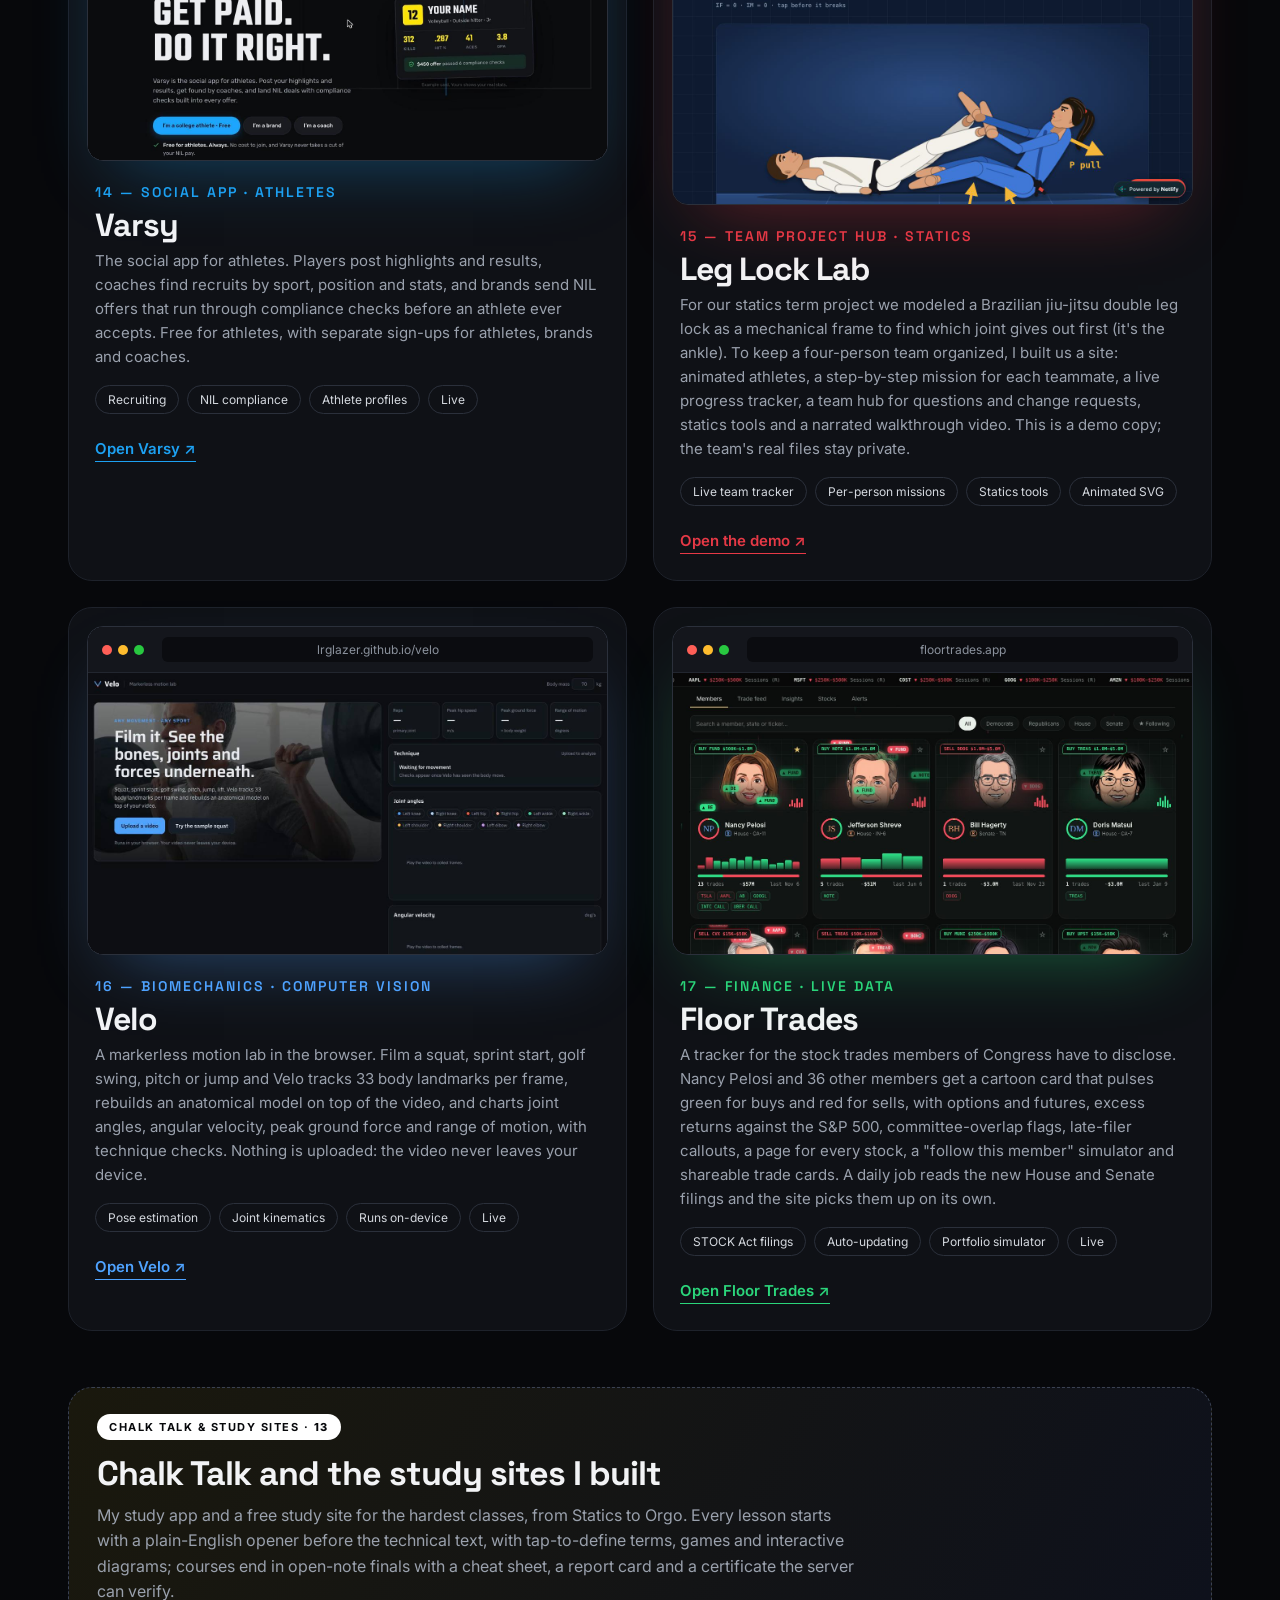
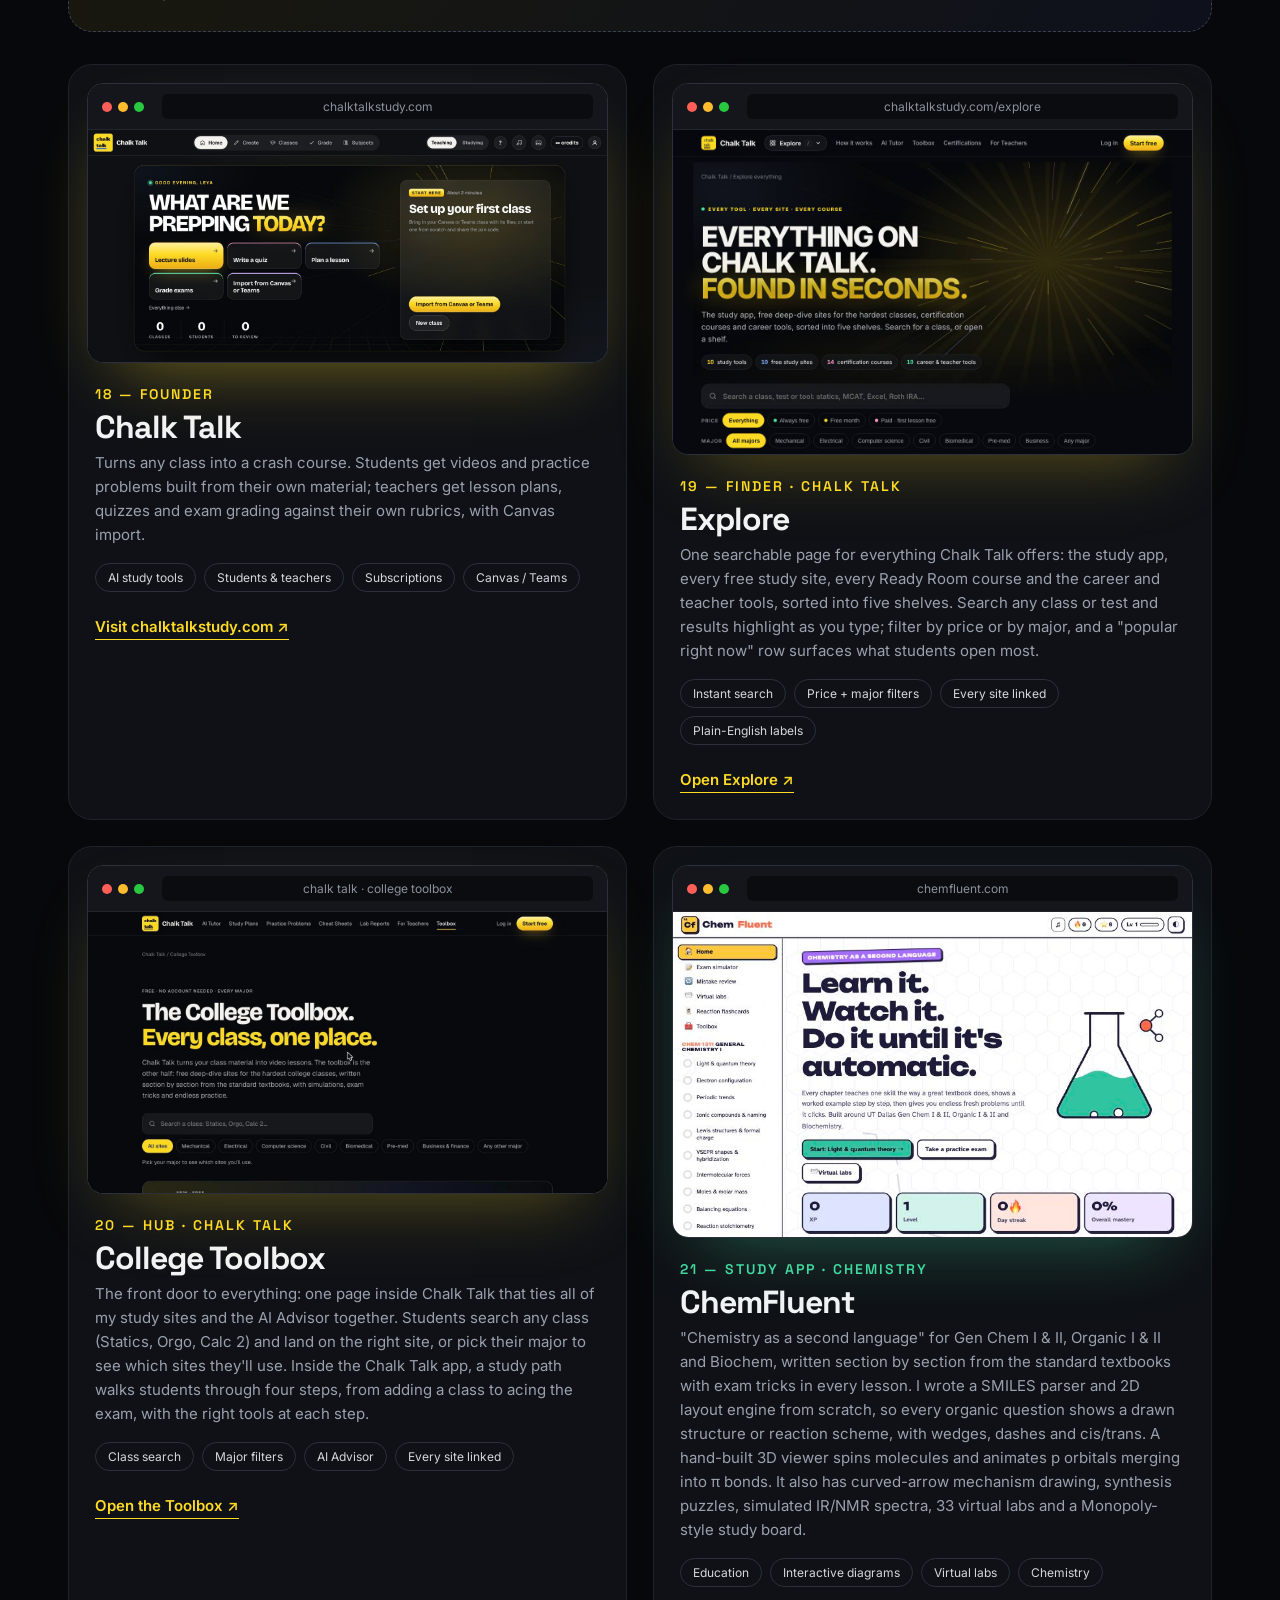
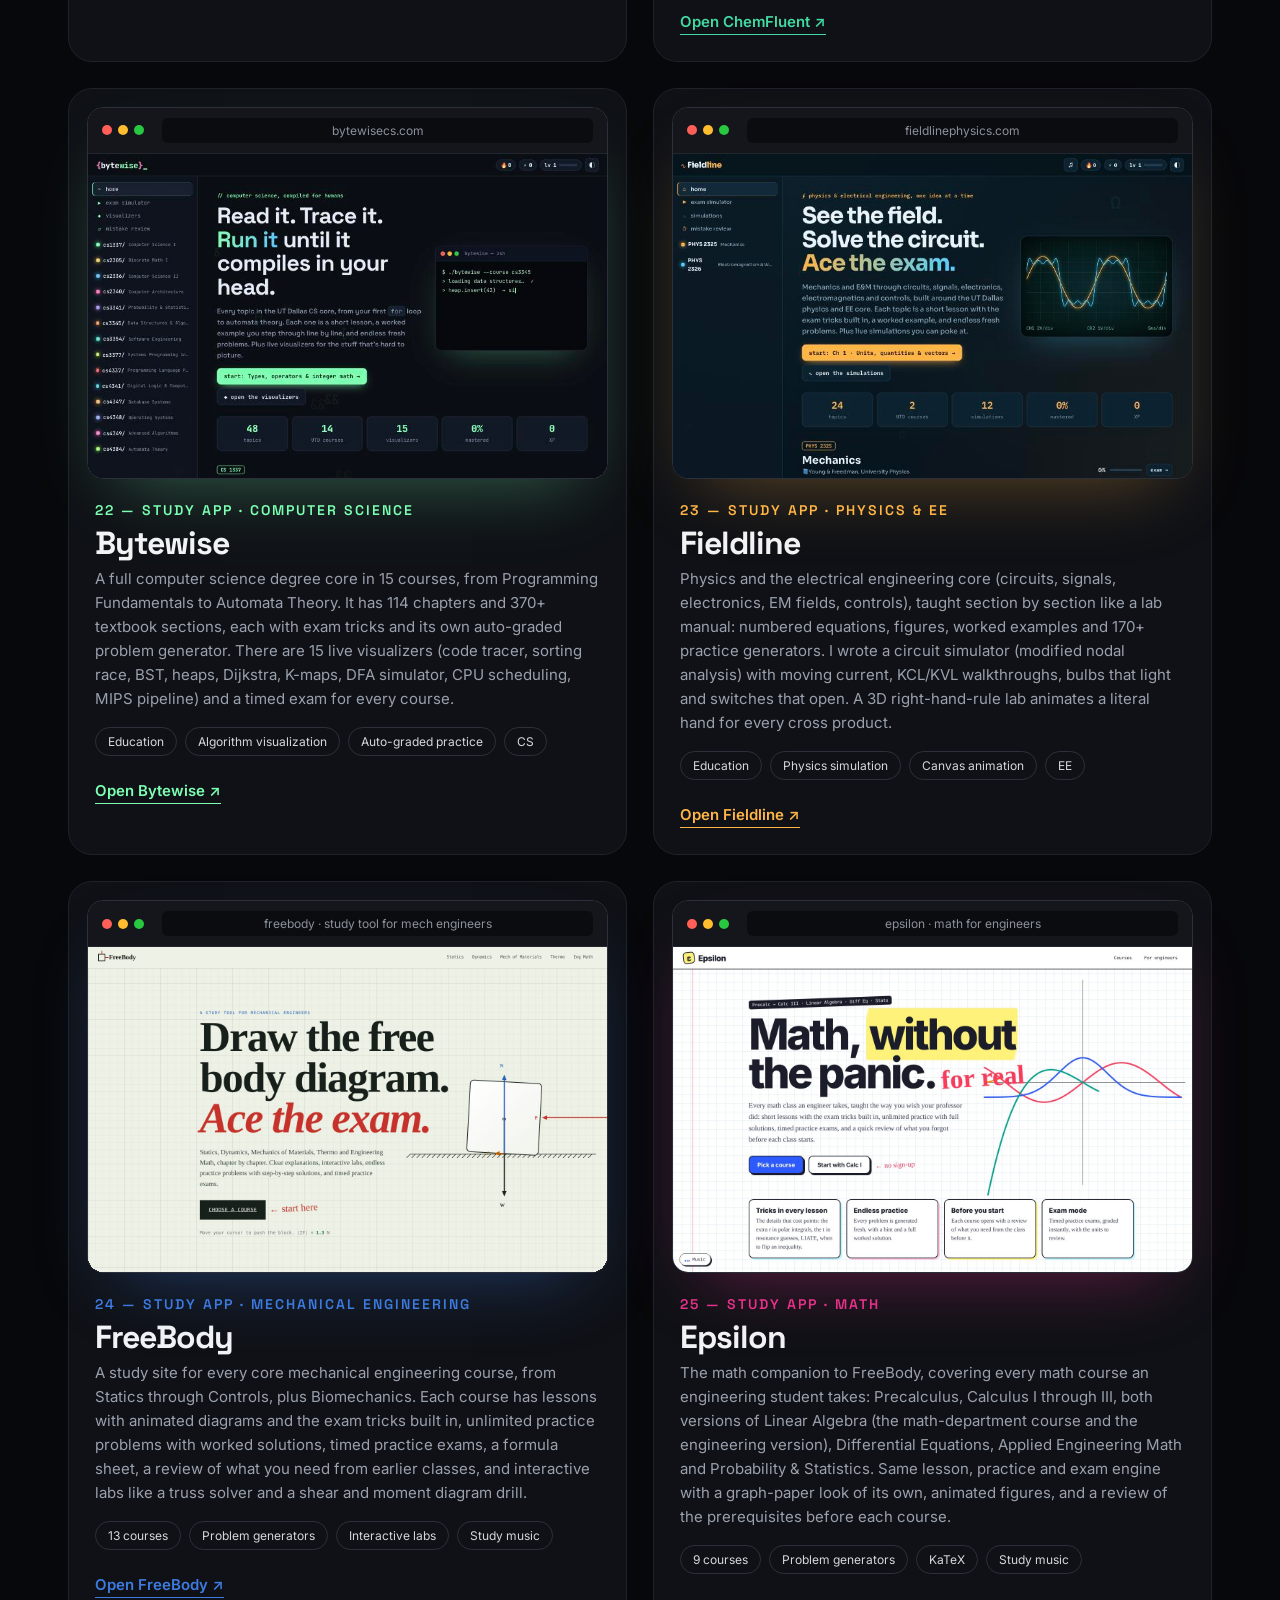
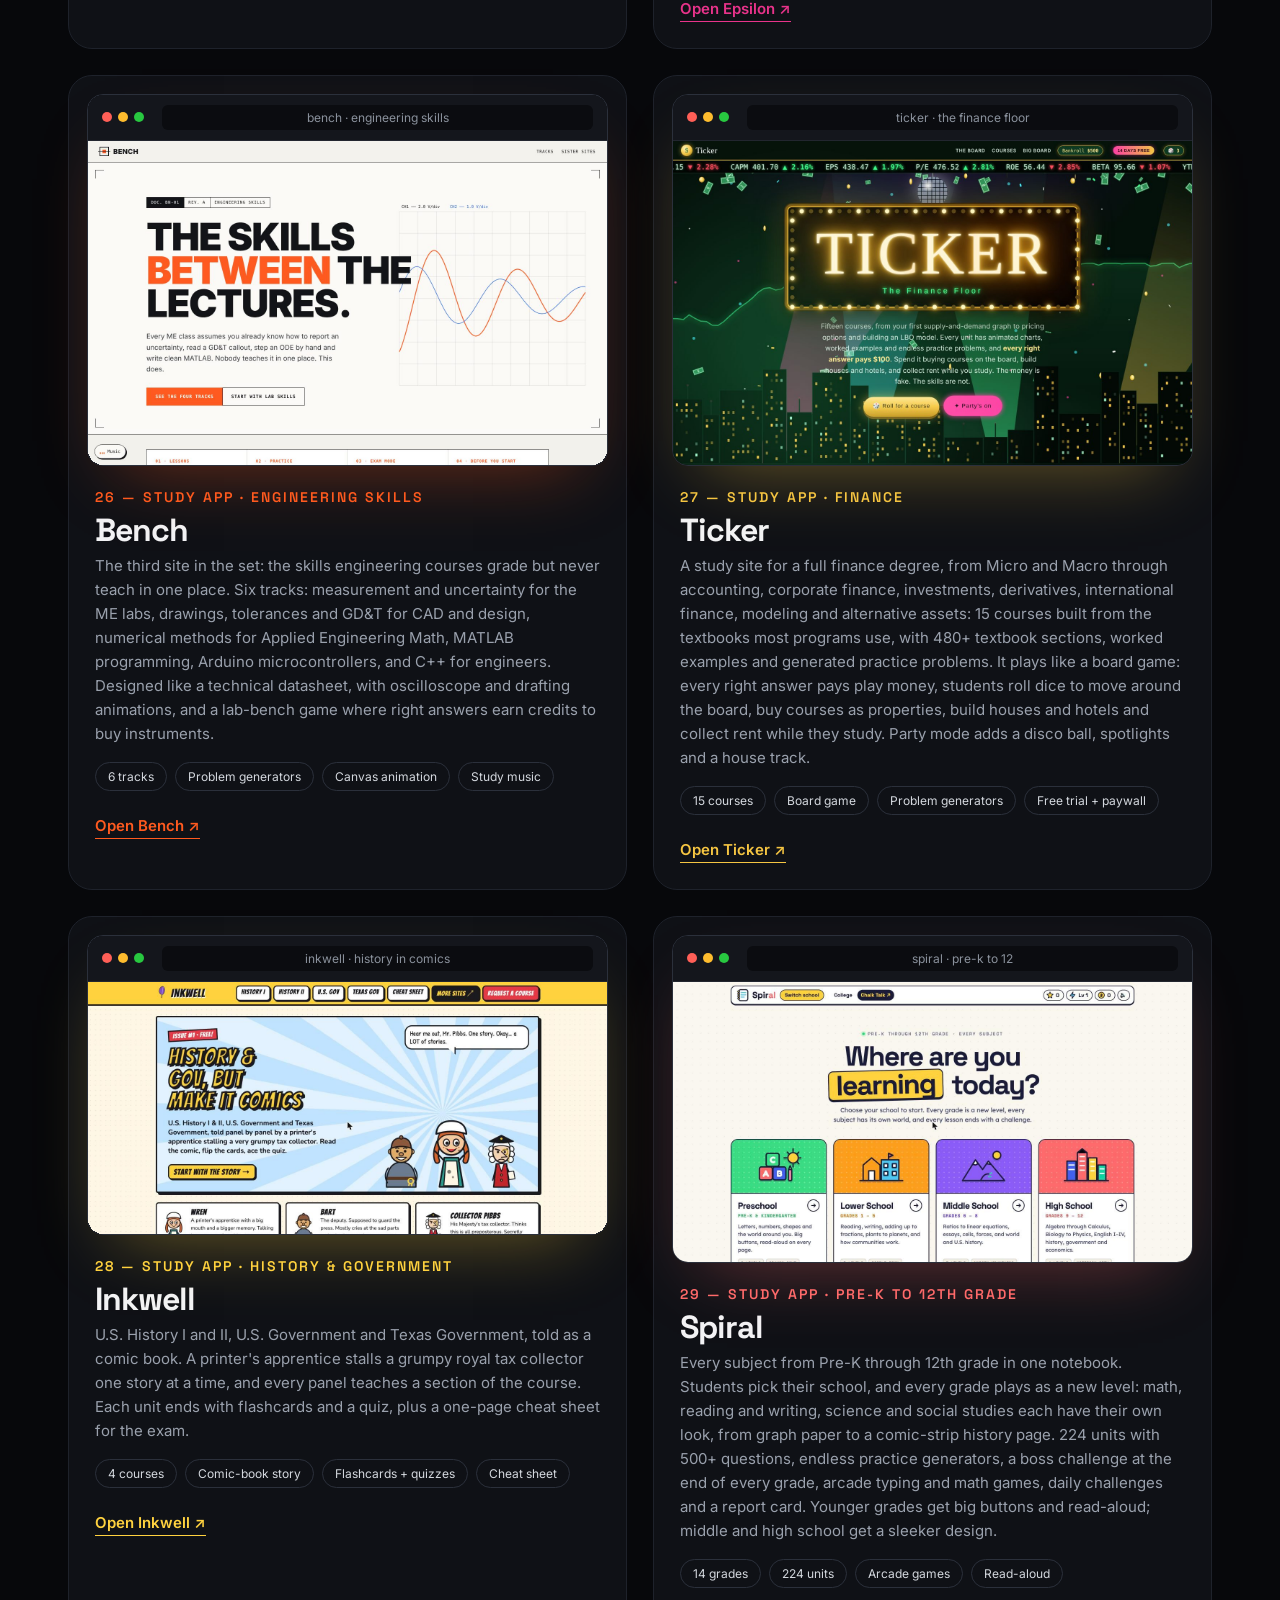
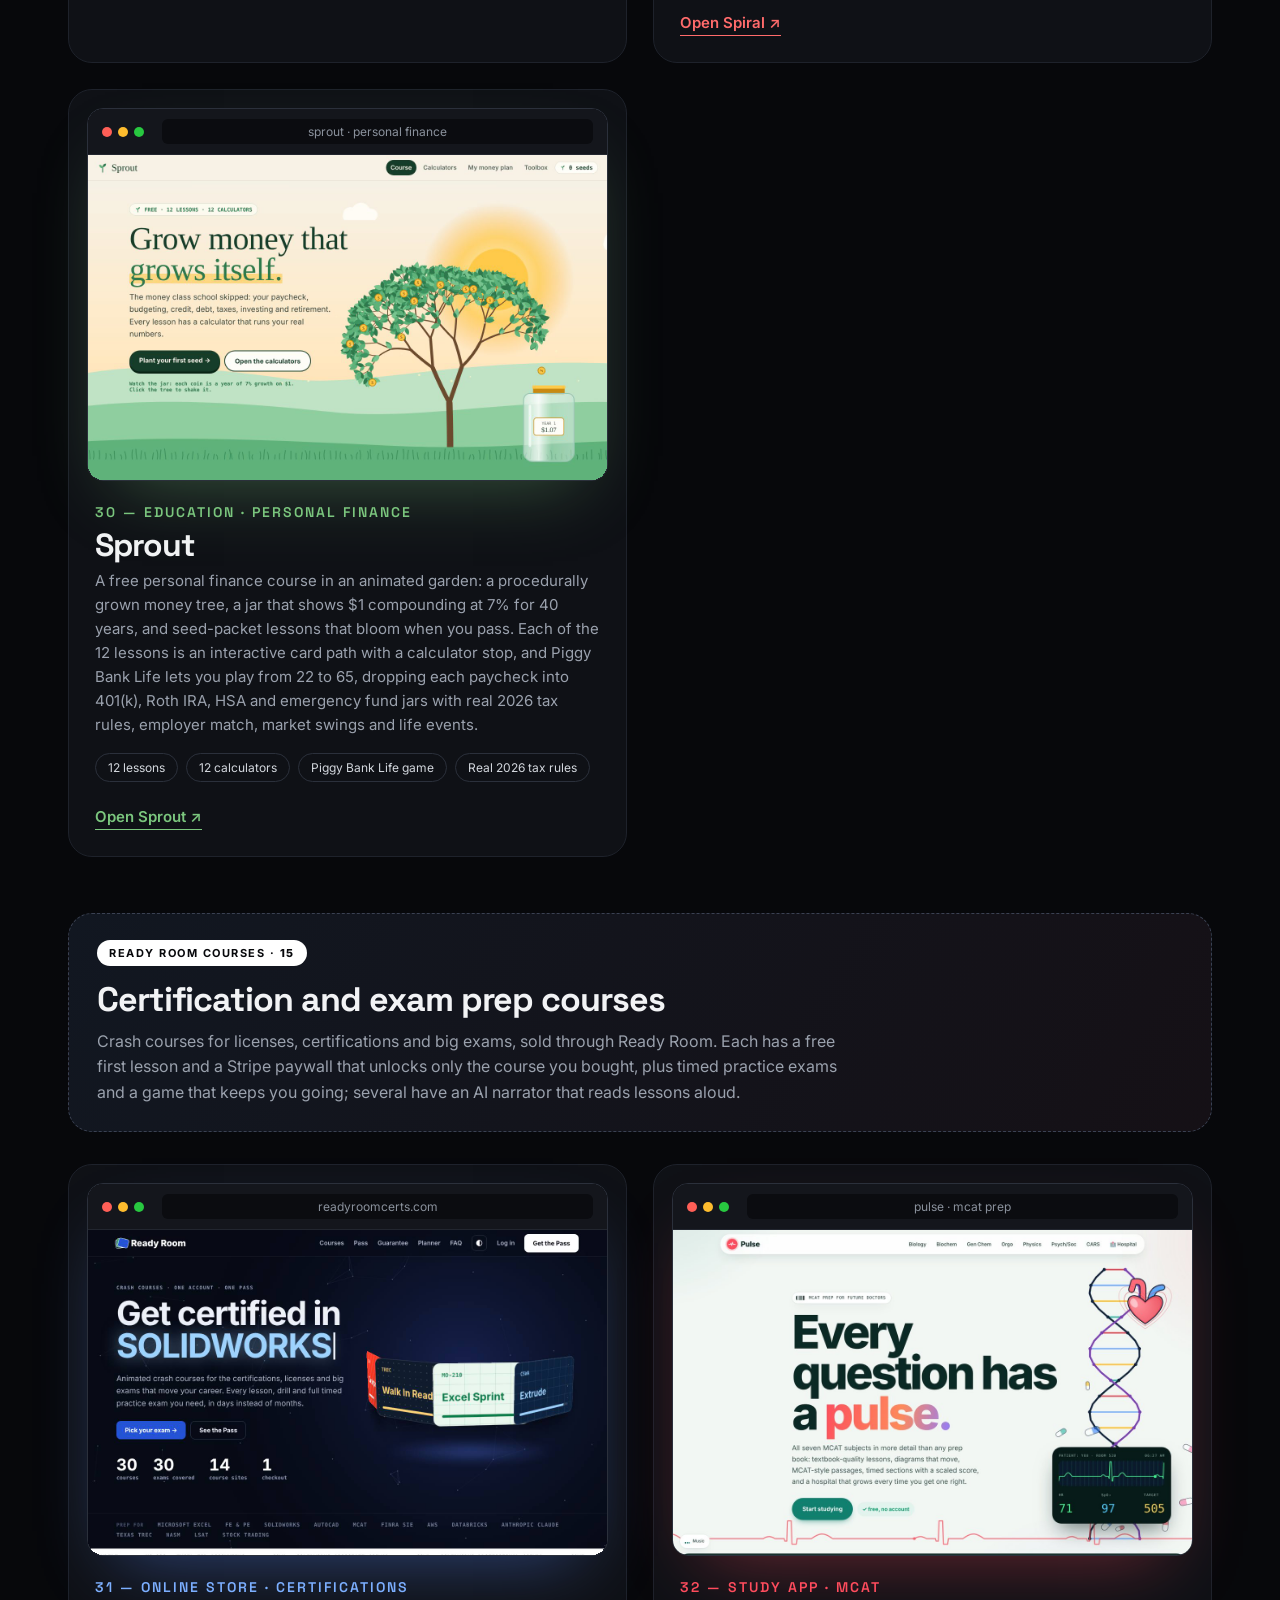
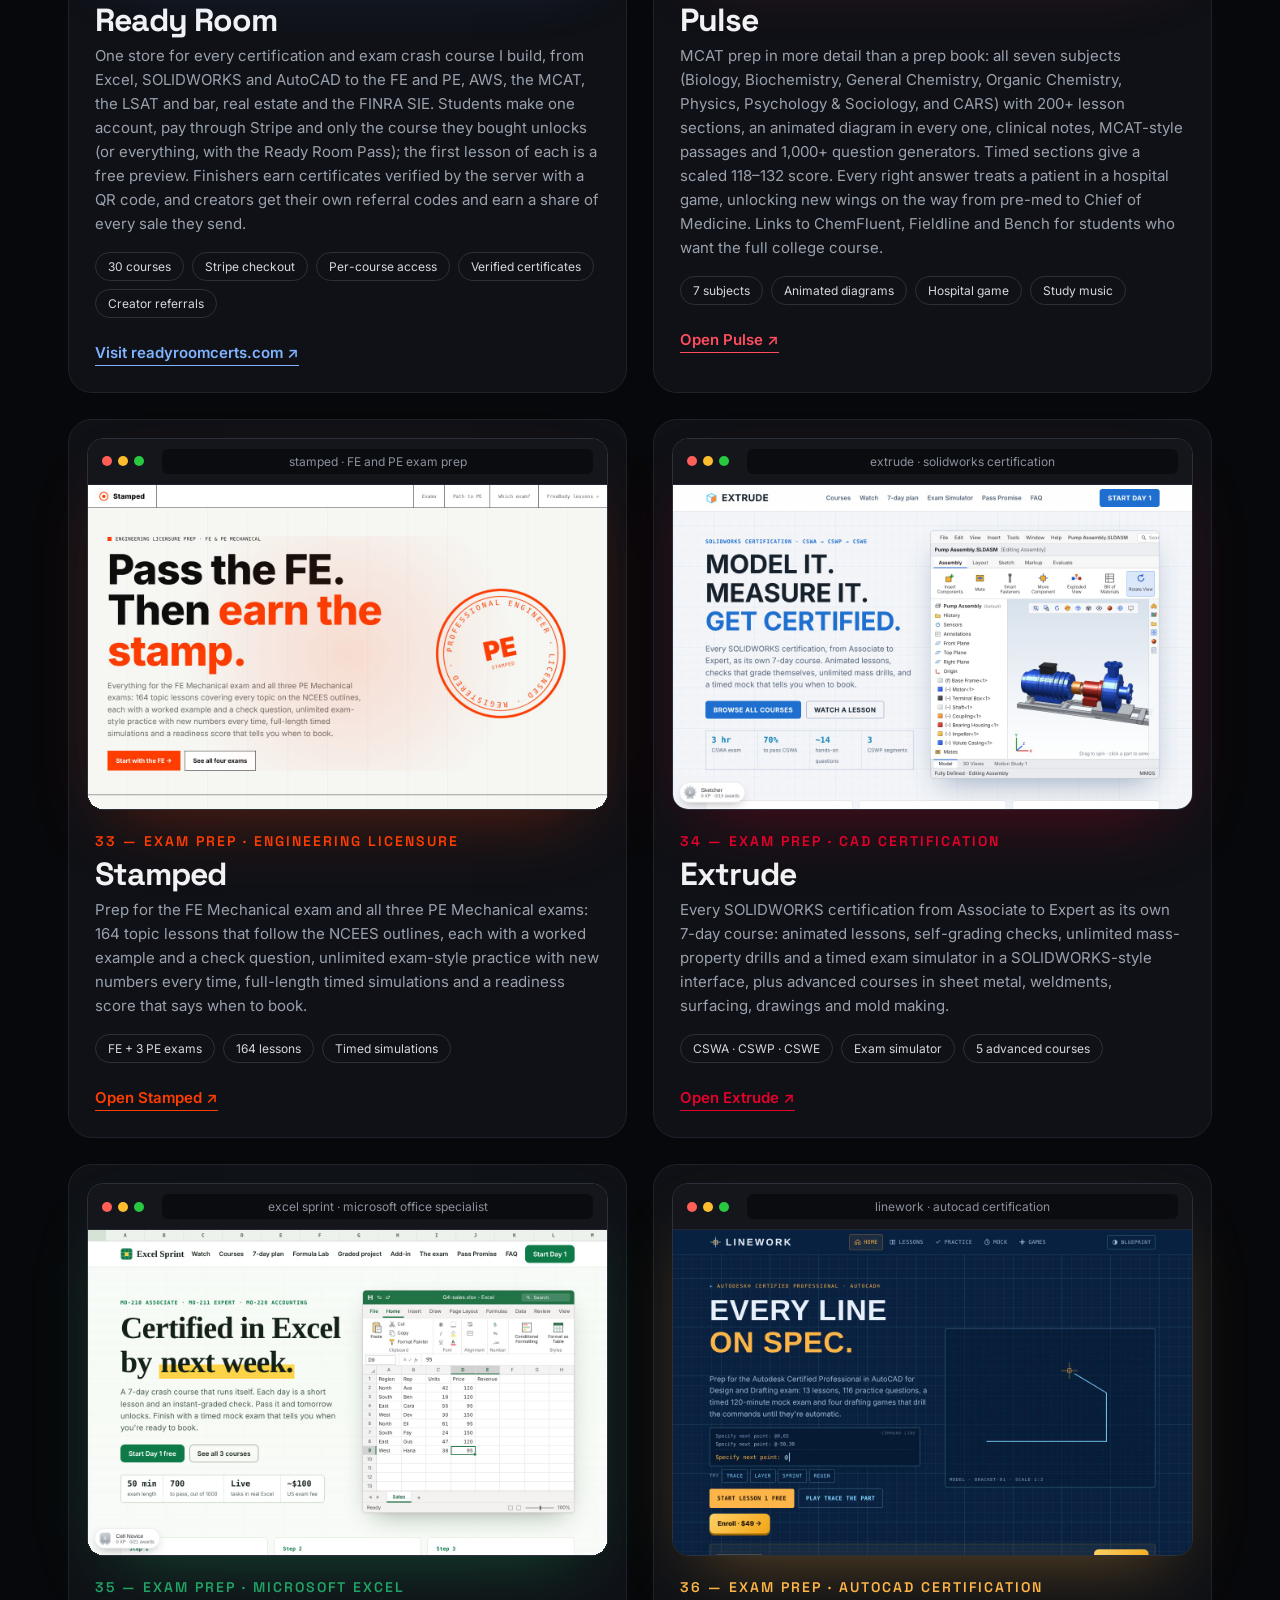
<file: portfolio/work.html>
<!DOCTYPE html>
<html lang="en">
<head><meta name="robots" content="noindex">
<meta charset="utf-8">
<meta name="viewport" content="width=device-width, initial-scale=1">
<title>All projects — Leya Glazer</title>
<link rel="preconnect" href="https://fonts.googleapis.com">
<link rel="stylesheet" href="https://fonts.googleapis.com/css2?family=Space+Grotesk:wght@400;500;600;700&family=Cinzel:wght@600;700&family=Allura&family=Inter:wght@400;500;600&display=swap">
<style>
:root{--bg:#07080B;--panel:#0F1116;--line:#1E222B;--text:#F2F3F5;--muted:#9AA1AD;--blue:#6F8CFF;--silver:linear-gradient(180deg,#fff 0%,#E4E6EA 40%,#9AA0AA 70%,#E8EAEE 100%)}
*{box-sizing:border-box}
html{scroll-behavior:smooth;overflow-x:clip}
body{margin:0;background:var(--bg);color:var(--text);font-family:Inter,system-ui,sans-serif;overflow-x:hidden;-webkit-font-smoothing:antialiased}
a{color:inherit}
.spot{position:fixed;inset:0;pointer-events:none;z-index:0;background:radial-gradient(600px circle at var(--mx,50%) var(--my,30%),rgba(111,140,255,.10),transparent 60%)}
.grid-bg{position:fixed;inset:0;pointer-events:none;z-index:0;background-image:linear-gradient(rgba(255,255,255,.035) 1px,transparent 1px),linear-gradient(90deg,rgba(255,255,255,.035) 1px,transparent 1px);background-size:56px 56px;mask-image:radial-gradient(ellipse at 50% 0%,#000 30%,transparent 75%)}
main{position:relative;z-index:1}
.wrap{max-width:1200px;margin:0 auto;padding:0 28px}

nav{position:sticky;top:0;z-index:20;backdrop-filter:blur(14px);background:rgba(7,8,11,.6);border-bottom:1px solid rgba(255,255,255,.06)}
nav .wrap{display:flex;align-items:center;justify-content:space-between;height:64px}
.mark{position:relative;width:118px;height:34px;text-decoration:none}
.mark .s{position:absolute;left:0;top:12px;font-family:Cinzel,serif;font-weight:700;font-size:19px;letter-spacing:1.5px;background:var(--silver);-webkit-background-clip:text;background-clip:text;color:transparent}
.mark .c{position:absolute;left:30px;top:-6px;font-family:Allura,cursive;font-size:27px;color:#fff}
nav ul{display:flex;gap:26px;list-style:none;margin:0;padding:0;font-size:14px;color:var(--muted)}
nav ul a{text-decoration:none;transition:color .2s}nav ul a:hover{color:#fff}
.btn{display:inline-flex;align-items:center;gap:8px;border-radius:999px;padding:12px 20px;font-weight:600;font-size:14px;text-decoration:none;border:1px solid transparent;transition:transform .2s,background .2s,border-color .2s;cursor:pointer;font-family:inherit}
.btn:hover{transform:translateY(-2px)}
.btn.pri{background:#fff;color:#07080B}
.btn.ghost{border-color:#2B303B;color:#fff;background:transparent}
.btn.ghost:hover{border-color:#fff}

.hero{padding:72px 0 40px}
.hero .wrap{display:grid;grid-template-columns:1.25fr .75fr;gap:40px;align-items:center}
.eyebrow{display:inline-flex;align-items:center;gap:8px;font-size:12px;font-weight:600;letter-spacing:2.4px;text-transform:uppercase;color:var(--blue)}
.dot{width:8px;height:8px;border-radius:50%;background:#34D17F;box-shadow:0 0 12px #34D17F;animation:pulse 2s infinite}
@keyframes pulse{50%{opacity:.4}}
h1{font-family:'Space Grotesk',sans-serif;font-weight:700;font-size:clamp(48px,8.4vw,112px);line-height:.9;letter-spacing:-3px;margin:22px 0 24px}
h1 .out{color:transparent;-webkit-text-stroke:1.5px #fff}
h1 .blue{color:var(--blue)}
.lede{font-size:18px;line-height:1.6;color:var(--muted);max-width:540px;margin:0 0 30px}
.lede b{color:#fff;font-weight:600}
.cta{display:flex;gap:12px;flex-wrap:wrap}
.photo{position:relative;aspect-ratio:3/4;border-radius:22px;overflow:hidden;border:1px solid #2B303B;transform:rotate(2deg);box-shadow:0 40px 80px -30px rgba(111,140,255,.45)}
.photo img{width:100%;height:100%;object-fit:cover;object-position:center 20%;display:block}
.photo::after{content:"";position:absolute;inset:0;background:linear-gradient(180deg,transparent 55%,rgba(7,8,11,.85))}
.photo .tag{position:absolute;left:18px;bottom:16px;z-index:2;font-size:13px}
.photo .tag b{display:block;font-family:'Space Grotesk';font-size:20px}
.spark{position:absolute;color:#fff;animation:tw 3s ease-in-out infinite}
@keyframes tw{50%{opacity:.25;transform:scale(.7)}}

.marquee{border-top:1px solid var(--line);border-bottom:1px solid var(--line);overflow:hidden;padding:18px 0;margin-top:40px;background:#0A0B0F}
.track{display:flex;gap:48px;width:max-content;animation:scroll 32s linear infinite;font-family:'Space Grotesk';font-size:22px;font-weight:600;color:#5C6370;white-space:nowrap}
.track span:nth-child(3n+1){color:#fff}
@keyframes scroll{to{transform:translateX(-50%)}}

.stats{display:grid;grid-template-columns:repeat(4,1fr);gap:16px;padding:56px 0}
.stat{border:1px solid var(--line);border-radius:18px;padding:24px;background:var(--panel)}
.stat .n{font-family:'Space Grotesk';font-size:44px;font-weight:700;letter-spacing:-1px}
.stat .l{color:var(--muted);font-size:13px;margin-top:4px}

section h2{font-family:'Space Grotesk';font-size:clamp(36px,5vw,64px);letter-spacing:-2px;line-height:1;margin:0 0 12px}
.sub{color:var(--muted);margin:0 0 44px;font-size:16px}

.proj{display:grid;grid-template-columns:1.2fr .8fr;gap:44px;align-items:center;padding:44px 0;border-top:1px solid var(--line)}
.proj:nth-of-type(even) .shot{order:2}
.shot{perspective:1200px}
.frame{position:relative;border-radius:16px;overflow:hidden;border:1px solid #2B303B;background:#0B0C10;transform-style:preserve-3d;transition:transform .25s ease-out,box-shadow .3s;box-shadow:0 30px 70px -30px var(--glow)}
.frame:hover{box-shadow:0 50px 100px -30px var(--glow)}
.bar{display:flex;align-items:center;gap:6px;padding:10px 14px;background:#14161C;border-bottom:1px solid #22262F}
.bar i{width:10px;height:10px;border-radius:50%;background:#3A3F4A;display:block}
.bar i:nth-child(1){background:#FF5F57}.bar i:nth-child(2){background:#FEBC2E}.bar i:nth-child(3){background:#28C840}
.bar span{margin-left:12px;flex:1;text-align:center;font-size:12px;color:#8A919C;background:#0B0C10;border-radius:6px;padding:5px 10px}
.frame img{display:block;width:100%;height:auto}
.num{font-family:'Space Grotesk';font-size:14px;color:var(--acc);font-weight:600;letter-spacing:2px}
.proj h3{font-family:'Space Grotesk';font-size:clamp(32px,4vw,48px);letter-spacing:-1.5px;margin:10px 0 12px;line-height:1}
.proj p{color:var(--muted);line-height:1.65;font-size:16px;margin:0 0 20px}
.chips{display:flex;flex-wrap:wrap;gap:8px;margin-bottom:24px}
.chip{border:1px solid #2B303B;border-radius:999px;padding:6px 12px;font-size:12px;color:#D4D8DE}
.visit{display:inline-flex;align-items:center;gap:10px;font-weight:600;text-decoration:none;color:var(--acc);font-size:15px;border-bottom:1px solid currentColor;padding-bottom:3px}
.visit:hover{gap:14px}
.visit,.visit:hover{transition:gap .2s}

.case{border:1px solid var(--line);border-radius:24px;padding:34px;margin:6px 0 40px;background:linear-gradient(160deg,rgba(212,163,58,.08),rgba(255,255,255,.01) 40%),var(--panel)}
.case-head{max-width:760px}
.case h3{font-family:'Space Grotesk';font-size:clamp(28px,3.4vw,40px);letter-spacing:-1px;margin:10px 0 10px;line-height:1.05}
.case-head p{color:var(--muted);line-height:1.65;margin:0}
.case-grid{display:grid;grid-template-columns:1.15fr .85fr;gap:30px;margin-top:28px;align-items:start}
.case-video video{width:100%;border-radius:16px;border:1px solid #2B303B;background:#000;display:block;box-shadow:0 30px 70px -30px rgba(212,163,58,.45)}
.cap{color:#6B7280;font-size:13px;margin:10px 0 0}
.case-list{display:flex;flex-direction:column;gap:12px}
.auto{border-left:2px solid #D4A33A;padding:4px 0 4px 14px}
.auto b{display:block;font-size:15px;margin-bottom:3px}
.auto span{color:var(--muted);font-size:14px;line-height:1.55}
.cz{position:relative;width:min(420px,86vw);aspect-ratio:1;margin:0 auto 26px}
.cz img,.cz svg{position:absolute;display:block;height:auto}
.cz-glow{position:absolute;inset:12% 18% 0 18%;border-radius:50%;background:radial-gradient(closest-side,rgba(111,140,255,.35),rgba(245,143,203,.12) 60%,transparent);filter:blur(10px);animation:czp 5s ease-in-out infinite}
.cz img.cz-breathe{-webkit-mask-image:linear-gradient(to bottom,#000 82%,transparent);mask-image:linear-gradient(to bottom,#000 82%,transparent);transform-origin:50% 100%;animation:czb 4.5s ease-in-out infinite}
.cz-float{animation:czf 4s ease-in-out infinite}
.cz-bob{animation:czf 3.4s ease-in-out .5s infinite}
.cz-bob2{animation:czf 3.8s ease-in-out 1.1s infinite}
.cz-spin{animation:czs 9s linear infinite}
.cz-spin-r{animation:czs 6s linear infinite reverse}
.cz-wiggle{animation:czw 2.6s ease-in-out infinite}
.cz-tw{animation:czt 2s ease-in-out infinite}
@keyframes czb{0%,100%{transform:translateY(0) scale(1)}50%{transform:translateY(-6px) scale(1.012)}}
@keyframes czf{0%,100%{transform:translateY(0) rotate(0)}50%{transform:translateY(-12px) rotate(-2deg)}}
@keyframes czs{to{transform:rotate(360deg)}}
@keyframes czw{0%,100%{transform:rotate(-8deg)}50%{transform:rotate(8deg) scale(1.06)}}
@keyframes czt{0%,100%{opacity:.25;transform:scale(.5) rotate(0)}50%{opacity:1;transform:scale(1.1) rotate(45deg)}}
@keyframes czp{0%,100%{opacity:.7}50%{opacity:1}}
@media (prefers-reduced-motion:reduce){.cz *{animation:none!important}}
.nav-r{display:flex;align-items:center;gap:12px}
.av{position:relative;width:46px;height:46px;border-radius:50%;display:block;animation:czf 3.6s ease-in-out infinite}
.av img{width:100%;height:100%;border-radius:50%;border:2px solid #fff;box-shadow:0 0 0 3px rgba(111,140,255,.35),0 8px 24px -6px rgba(245,143,203,.6);transition:transform .25s}
.av:hover img{transform:scale(1.12) rotate(-6deg)}
.av-sp{position:absolute;right:-6px;top:-6px;width:14px;height:14px;animation:czt 2s ease-in-out infinite}
.cz.cz-corner{position:absolute;width:300px;right:-150px;top:-120px;margin:0;z-index:3;pointer-events:none}
@media (max-width:1100px){.cz.cz-corner{width:240px;right:-60px;top:-110px}}
@media (max-width:860px){.cz.cz-corner{width:200px;right:-10px;top:-90px}}
nav .wrap{position:relative}
.nav-r{display:flex;align-items:center;gap:10px}
.hang{position:relative;width:150px;height:64px;align-self:flex-start;display:block}
.hang>img:first-child{position:absolute;left:0;top:6px;width:150px;-webkit-mask-image:linear-gradient(to bottom,#000 78%,transparent);mask-image:linear-gradient(to bottom,#000 78%,transparent);transform-origin:50% 0;animation:hsw 4s ease-in-out infinite;filter:drop-shadow(0 12px 22px rgba(0,0,0,.5))}
.hang:hover>img:first-child{animation-duration:1.4s}
.hg{position:absolute;left:-18px;top:30px;width:34px;animation:czs 6s linear infinite}
.hs1{position:absolute;right:2px;top:20px;width:14px;animation:czt 2s ease-in-out infinite}
.hs2{position:absolute;left:4px;top:100px;width:10px;animation:czt 2s ease-in-out 1s infinite}
@keyframes hsw{0%,100%{transform:translateY(0) rotate(-2deg)}50%{transform:translateY(4px) rotate(2deg)}}
@media (max-width:860px){.hang{width:110px}.hang>img:first-child{width:110px}.hs2{top:78px}}
.cz.cz-hero{width:min(560px,100%);margin:0 auto}
.soon{border:1px dashed #2B303B;border-radius:22px;padding:36px;display:flex;justify-content:space-between;align-items:center;gap:24px;margin:20px 0 0;background:repeating-linear-gradient(135deg,#0B0C10 0 14px,#0D0F14 14px 28px)}
.soon h3{font-family:'Space Grotesk';font-size:34px;margin:6px 0 6px;letter-spacing:-1px}
.soon p{color:var(--muted);margin:0}
.pill{border-radius:999px;padding:8px 14px;font-size:12px;font-weight:600;background:rgba(255,77,77,.12);color:#FF7A7A;border:1px solid rgba(255,77,77,.35);white-space:nowrap}

.about{display:grid;grid-template-columns:1fr 1fr;gap:28px;padding:100px 0 40px}
.card{border:1px solid var(--line);background:var(--panel);border-radius:22px;padding:30px}
.card h4{margin:0 0 14px;font-family:'Space Grotesk';font-size:22px}
.card p{color:var(--muted);line-height:1.7;margin:0}
.skills{display:flex;flex-wrap:wrap;gap:8px}

.contact{padding:90px 0 120px;text-align:center}
.contact h2{font-size:clamp(48px,9vw,128px);letter-spacing:-4px;line-height:.9;margin-bottom:28px}
.contact h2 span{color:transparent;-webkit-text-stroke:1.5px #fff}
.lines{display:flex;justify-content:center;gap:12px;flex-wrap:wrap;margin-top:28px}
.lines .btn{font-size:15px}
.copied{color:#34D17F;font-size:13px;height:18px;margin-top:12px}
footer{border-top:1px solid var(--line);padding:26px 0;color:#5C6370;font-size:13px}
footer .wrap{display:flex;justify-content:space-between}

.reveal{opacity:0;transform:translateY(40px);transition:opacity .8s ease,transform .8s cubic-bezier(.2,.8,.2,1)}
.reveal.in{opacity:1;transform:none}

@media (max-width:860px){
 .case-grid{grid-template-columns:1fr}
 .case{padding:22px}
 .about>.card:first-child{grid-template-columns:1fr!important}
 nav ul{display:none}
 .hero .wrap,.proj,.about{grid-template-columns:1fr}
 .proj:nth-of-type(even) .shot{order:0}
 .photo{max-width:340px;margin:0 auto}
 .stats{grid-template-columns:repeat(2,1fr)}
 .soon{flex-direction:column;align-items:flex-start}
 footer .wrap{flex-direction:column;gap:6px}
}
@media (prefers-reduced-motion:reduce){.track,.dot,.spark{animation:none}.reveal{opacity:1;transform:none}}

/* ---- fun layer ---- */
.progress{position:fixed;left:0;top:0;height:3px;width:100%;z-index:50;transform-origin:0 50%;transform:scaleX(var(--p,0));background:linear-gradient(90deg,#6F8CFF,#B892FF,#F58FCB)}
.aurora{position:absolute;inset:-10% -5% auto;height:780px;pointer-events:none;z-index:0;overflow:hidden;filter:blur(70px);opacity:.55}
.aurora i{position:absolute;border-radius:50%;mix-blend-mode:screen}
.aurora i:nth-child(1){width:520px;height:520px;left:8%;top:6%;background:#2B3FA8;animation:drift1 18s ease-in-out infinite}
.aurora i:nth-child(2){width:420px;height:420px;right:6%;top:18%;background:#6A3FA8;animation:drift2 22s ease-in-out infinite}
.aurora i:nth-child(3){width:340px;height:340px;left:40%;top:40%;background:#1F6F8F;animation:drift1 26s ease-in-out infinite reverse}
@keyframes drift1{0%,100%{transform:translate(0,0) scale(1)}50%{transform:translate(80px,40px) scale(1.15)}}
@keyframes drift2{0%,100%{transform:translate(0,0) scale(1)}50%{transform:translate(-90px,60px) scale(.9)}}
.hero{position:relative}.hero>.wrap,.hero>.marquee{position:relative;z-index:1}
h1 .ln{display:inline-block;overflow:hidden;vertical-align:top;padding-bottom:.06em}
h1 .ln>span{display:inline-block;transform:translateY(105%);animation:rise .9s cubic-bezier(.2,.8,.2,1) forwards}
h1 .ln:nth-of-type(2)>span{animation-delay:.12s}h1 .ln:nth-of-type(3)>span{animation-delay:.24s}
@keyframes rise{to{transform:none}}
h1 .rot{display:inline-grid;vertical-align:top}
h1 .rot>b{grid-area:1/1;font-weight:700;color:transparent;-webkit-text-stroke:1.5px #fff;opacity:0;transform:translateY(40%) rotateX(-60deg);transition:opacity .5s,transform .6s cubic-bezier(.2,.8,.2,1)}
h1 .rot>b.on{opacity:1;transform:none}
h1 .rot>b.off{opacity:0;transform:translateY(-40%) rotateX(60deg)}
h1 .blue{background:linear-gradient(90deg,#6F8CFF,#B892FF,#6F8CFF);background-size:200% 100%;-webkit-background-clip:text;background-clip:text;color:transparent;animation:shim 4s linear infinite}
@keyframes shim{to{background-position:-200% 0}}
.photo{animation:sway 7s ease-in-out infinite}
@keyframes sway{0%,100%{transform:rotate(2deg) translateY(0)}50%{transform:rotate(1deg) translateY(-8px)}}
.photo::before{content:"";position:absolute;inset:0;z-index:3;background:linear-gradient(115deg,transparent 40%,rgba(255,255,255,.18) 50%,transparent 60%);transform:translateX(-120%);animation:sheen 6s ease-in-out 1.2s infinite;pointer-events:none}
@keyframes sheen{0%,70%{transform:translateX(-120%)}100%{transform:translateX(120%)}}
.chipf{position:absolute;z-index:4;display:flex;align-items:center;gap:8px;padding:9px 13px;border-radius:12px;background:rgba(15,17,22,.82);backdrop-filter:blur(10px);border:1px solid #2B303B;font-size:12.5px;font-weight:600;white-space:nowrap;box-shadow:0 14px 30px -12px rgba(0,0,0,.6);opacity:0;animation:pop .6s cubic-bezier(.2,1.4,.4,1) forwards,bob 5s ease-in-out infinite}
.chipf small{display:block;font-weight:500;color:var(--muted);font-size:11px}
.chipf .ic{width:26px;height:26px;border-radius:8px;display:grid;place-items:center;font-size:14px}
.chipf.c1{left:-48px;top:24%;animation-delay:.9s,1.5s}.chipf.c2{right:-36px;top:52%;animation-delay:1.2s,0s}.chipf.c3{left:-24px;bottom:16%;animation-delay:1.5s,.8s}
@keyframes pop{from{opacity:0;transform:scale(.7) translateY(10px)}to{opacity:1;transform:none}}
@keyframes bob{0%,100%{translate:0 0}50%{translate:0 -7px}}
.chipf .live{width:8px;height:8px;border-radius:50%;background:#3DDC84;box-shadow:0 0 0 0 rgba(61,220,132,.6);animation:ping 1.8s infinite}
@keyframes ping{70%{box-shadow:0 0 0 8px rgba(61,220,132,0)}100%{box-shadow:0 0 0 0 rgba(61,220,132,0)}}
h2.reveal{position:relative}
h2.reveal::after{content:"";display:block;height:3px;width:0;margin-top:14px;border-radius:3px;background:linear-gradient(90deg,#6F8CFF,#F58FCB);transition:width 1s .3s cubic-bezier(.2,.8,.2,1)}
h2.reveal.in::after{width:72px}
.contact h2.reveal::after{margin-left:auto;margin-right:auto}
.frame::after{content:"";position:absolute;inset:0;pointer-events:none;background:linear-gradient(115deg,transparent 35%,rgba(255,255,255,.12) 50%,transparent 65%);transform:translateX(-130%);transition:transform .9s ease}
.frame:hover::after{transform:translateX(130%)}
.proj.reveal .frame img{clip-path:inset(0 0 100% 0);transition:clip-path 1.1s .15s cubic-bezier(.7,0,.2,1)}
.proj.reveal.in .frame img{clip-path:inset(0)}
.proj .num{position:relative}
.btn.mag{transition:transform .25s cubic-bezier(.2,.8,.2,1),background .2s,border-color .2s}
.stat{transition:transform .3s,border-color .3s}.stat:hover{transform:translateY(-4px)}
.chip{transition:transform .2s,background .2s,border-color .2s}.chip:hover{transform:translateY(-3px) rotate(-2deg);border-color:#6F8CFF}
.orbit{position:absolute;right:-30px;top:-30px;width:140px;height:140px;border:1px dashed rgba(111,140,255,.35);border-radius:50%;animation:spin 30s linear infinite;z-index:0;pointer-events:none}
.orbit::after{content:"";position:absolute;top:-5px;left:50%;width:10px;height:10px;border-radius:50%;background:#6F8CFF;box-shadow:0 0 14px #6F8CFF}
@keyframes spin{to{transform:rotate(360deg)}}
@media (max-width:860px){.chipf.c1{left:-8px}.chipf.c2{right:-8px}.chipf.c3{left:-4px}.aurora{height:600px}}
@media (prefers-reduced-motion:reduce){.aurora i,.photo,.photo::before,.chipf,.orbit,h1 .blue,h1 .ln>span{animation:none!important;opacity:1;transform:none}.proj.reveal .frame img{clip-path:none}}

/* ---- services / automation ---- */
.svc{padding:40px 0 30px}
.ba{display:grid;grid-template-columns:1fr auto 1fr;gap:22px;align-items:stretch;margin:10px 0 56px}
.ba .col{border:1px solid var(--line);border-radius:22px;padding:26px 28px;background:var(--panel)}
.ba .col h4{margin:0 0 16px;font-family:'Space Grotesk';font-size:15px;letter-spacing:2px;text-transform:uppercase}
.ba .man h4{color:#FF8A8A}.ba .aut h4{color:#3DDC84}
.ba ul{list-style:none;margin:0;padding:0;display:flex;flex-direction:column;gap:14px}
.ba li{position:relative;display:flex;gap:12px;align-items:flex-start;font-size:15px;line-height:1.45;color:#D4D8DE}
.ba li .ic{flex:0 0 26px;height:26px;border-radius:8px;display:grid;place-items:center;font-size:13px;font-weight:700}
.ba .man .ic{background:#2A1416;color:#FF8A8A}.ba .aut .ic{background:#13261C;color:#3DDC84;transform:scale(0);transition:transform .45s cubic-bezier(.2,1.6,.4,1)}
.ba .man li span:last-child{text-decoration:line-through;text-decoration-color:transparent;text-decoration-thickness:1.5px;transition:text-decoration-color .5s ease,color .5s}
.ba.in .man li span:last-child{text-decoration-color:#FF8A8A;color:var(--muted)}
.ba .aut li{opacity:.25;transform:translateX(-10px);transition:opacity .5s,transform .5s}
.ba.in .aut li{opacity:1;transform:none}.ba.in .aut .ic{transform:scale(1)}
.ba .man li:nth-child(1) span,.ba .aut li:nth-child(1),.ba .aut li:nth-child(1) .ic{transition-delay:.6s}
.ba .man li:nth-child(2) span,.ba .aut li:nth-child(2),.ba .aut li:nth-child(2) .ic{transition-delay:1.1s}
.ba .man li:nth-child(3) span,.ba .aut li:nth-child(3),.ba .aut li:nth-child(3) .ic{transition-delay:1.6s}
.ba .man li:nth-child(4) span,.ba .aut li:nth-child(4),.ba .aut li:nth-child(4) .ic{transition-delay:2.1s}
.ba .man li:nth-child(5) span,.ba .aut li:nth-child(5),.ba .aut li:nth-child(5) .ic{transition-delay:2.6s}
.ba .mid{display:flex;flex-direction:column;align-items:center;justify-content:center;gap:10px;color:var(--muted);font-size:12px;letter-spacing:2px;text-transform:uppercase}
.ba .gear{width:64px;height:64px;border-radius:50%;display:grid;place-items:center;background:linear-gradient(135deg,#6F8CFF,#B892FF);box-shadow:0 0 40px rgba(111,140,255,.5);animation:spin 8s linear infinite}
.ba .gear svg{width:34px;height:34px}
.ba .flow{width:2px;height:60px;background:linear-gradient(#6F8CFF,transparent);position:relative;overflow:hidden}
.ba .flow::after{content:"";position:absolute;left:-2px;width:6px;height:14px;border-radius:3px;background:#fff;animation:fl 1.4s linear infinite}
@keyframes fl{from{top:-14px}to{top:60px}}
.cando{display:grid;grid-template-columns:repeat(3,1fr);gap:18px;margin-bottom:64px}
.cd{border:1px solid var(--line);border-radius:20px;padding:24px;background:var(--panel);transition:transform .3s,border-color .3s,box-shadow .3s}
.cd:hover{transform:translateY(-6px);border-color:#3A4152;box-shadow:0 24px 50px -24px rgba(111,140,255,.5)}
.cd .i{width:44px;height:44px;border-radius:12px;display:grid;place-items:center;margin-bottom:14px;background:var(--ib);color:var(--ic)}
.cd .i svg{width:22px;height:22px}
.cd h5{margin:0 0 6px;font-family:'Space Grotesk';font-size:19px}
.cd p{margin:0;color:var(--muted);font-size:14.5px;line-height:1.6}
.cd p b{color:#D4D8DE;font-weight:600}
.serv{display:grid;grid-template-columns:repeat(3,1fr);gap:18px}
.sv{position:relative;overflow:hidden;border-radius:22px;padding:30px;border:1px solid var(--line);background:linear-gradient(160deg,var(--tint),transparent 55%),var(--panel)}
.sv .k{font-family:'Space Grotesk';font-size:13px;letter-spacing:2px;color:var(--acc);font-weight:600}
.sv h4{font-family:'Space Grotesk';font-size:26px;margin:8px 0 10px;letter-spacing:-.5px}
.sv p{color:var(--muted);line-height:1.65;margin:0 0 16px;font-size:15px}
.sv ul{margin:0;padding:0;list-style:none;display:flex;flex-direction:column;gap:7px;font-size:14px;color:#D4D8DE}
.sv li::before{content:"→ ";color:var(--acc)}
.sv .bg{position:absolute;right:-30px;bottom:-30px;width:140px;height:140px;opacity:.08;color:var(--acc)}
.allwork{display:flex;justify-content:center;margin:20px 0 10px}
.skills2{display:flex;flex-direction:column;gap:14px}
.skills2 .row b{display:block;font-size:12px;letter-spacing:2px;text-transform:uppercase;color:var(--muted);margin-bottom:8px;font-weight:600}
/* gallery */
.ghead{padding:70px 0 20px}
.ghead h1{font-size:clamp(48px,7vw,96px);margin:14px 0 14px}
.flts{display:flex;flex-wrap:wrap;gap:10px;margin:26px 0 34px}
.flt{border:1px solid #2B303B;background:transparent;color:#D4D8DE;border-radius:999px;padding:9px 16px;font:600 13px Inter,sans-serif;cursor:pointer;transition:all .2s}
.flt:hover{border-color:#6F8CFF}.flt.on{background:#fff;color:#07080B;border-color:#fff}
.flt i{font-style:normal;font-size:11px;opacity:.6;margin-left:4px}
.concept-div{scroll-margin-top:90px}.cd-tag b{font-weight:800}
@media (max-width:600px){.flts{flex-wrap:nowrap;overflow-x:auto;margin:20px -20px 26px;padding:0 20px 6px;scrollbar-width:none}.flts::-webkit-scrollbar{display:none}.flt{flex:none}}
.gal{display:grid;grid-template-columns:repeat(2,1fr);gap:26px;padding-bottom:40px}
.concept-div.hide{display:none}.concept-div{grid-column:1/-1;margin:30px 0 6px;padding:26px 28px;border:1px dashed #3A4152;border-radius:24px;background:linear-gradient(120deg,rgba(198,255,61,.06),rgba(217,181,111,.06),rgba(255,143,163,.06))}
.edu-div{background:linear-gradient(120deg,rgba(111,140,255,.08),rgba(56,215,255,.06),rgba(184,146,255,.07))}
.concept-div h3{font-family:'Space Grotesk';font-size:clamp(24px,3vw,34px);letter-spacing:-1px;margin:12px 0 8px}.concept-div p{color:var(--muted);max-width:760px;margin:0;line-height:1.6}
.cd-tag,.cbadge{display:inline-block;font:700 11px Inter,sans-serif;letter-spacing:1.5px;text-transform:uppercase;padding:6px 12px;border-radius:999px;background:#fff;color:#07080B}
.gc .frame{position:relative}.cbadge{position:absolute;right:12px;bottom:12px;z-index:3;box-shadow:0 8px 24px rgba(0,0,0,.45)}
.gc{border:1px solid var(--line);border-radius:24px;background:var(--panel);padding:18px 18px 26px;transition:transform .35s,box-shadow .35s,border-color .35s,opacity .35s}
.gc:hover{transform:translateY(-6px);border-color:#3A4152;box-shadow:0 40px 80px -40px var(--glow)}
.gc .frame{margin-bottom:22px}
.gc>div:last-child{padding:0 8px}
.gc h3{font-family:'Space Grotesk';font-size:32px;letter-spacing:-1px;margin:8px 0 8px;line-height:1}
.gc p{color:var(--muted);line-height:1.6;font-size:15px;margin:0 0 16px}
.gc.hide{display:none}
.gc.soonc{border-style:dashed;background:repeating-linear-gradient(135deg,#0B0C10 0 14px,#0D0F14 14px 28px);display:flex;flex-direction:column;justify-content:center;min-height:260px;padding:34px}
@media (max-width:860px){.ba{grid-template-columns:1fr}.ba .mid{flex-direction:row}.ba .flow{width:60px;height:2px}.ba .flow::after{display:none}.cando,.serv,.gal{grid-template-columns:1fr}}
@media (prefers-reduced-motion:reduce){.ba .gear,.ba .flow::after{animation:none}}

.creds{display:flex;flex-wrap:wrap;align-items:center;gap:10px;margin-top:22px;padding:16px 20px;border:1px solid var(--line);border-radius:16px;background:var(--panel)}
.creds>b{font-size:12px;letter-spacing:2px;text-transform:uppercase;color:var(--muted);margin-right:6px}
.badge{display:inline-flex;align-items:center;gap:8px;border-radius:10px;padding:7px 12px;font-size:13px;font-weight:600;background:#14161C;border:1px solid #2B303B}
.badge i{width:20px;height:20px;border-radius:6px;display:grid;place-items:center;font-style:normal;font-size:11px;font-weight:800;color:#fff}
.tl{list-style:none;margin:0;padding:0;display:flex;flex-direction:column;gap:16px}
.tl li{position:relative;padding-left:22px}
.tl li::before{content:"";position:absolute;left:0;top:7px;width:9px;height:9px;border-radius:50%;background:var(--c,#6F8CFF);box-shadow:0 0 0 4px rgba(111,140,255,.12)}
.tl b{display:block;font-size:15px}.tl span{color:var(--muted);font-size:13.5px;line-height:1.5}
.gc.txt .art{height:220px;border-radius:16px;margin-bottom:22px;border:1px solid #2B303B;display:grid;place-items:center;overflow:hidden;position:relative;background:radial-gradient(circle at 30% 30%,var(--g1),transparent 60%),radial-gradient(circle at 75% 70%,var(--g2),transparent 60%),#0B0C10}
.gc.txt .art>span:not(.live){font-family:'Space Grotesk';font-size:64px;font-weight:700;letter-spacing:-2px;color:rgba(255,255,255,.92)}
.gc.txt .art small{position:absolute;bottom:14px;left:16px;font-size:12px;color:var(--muted);letter-spacing:2px;text-transform:uppercase}

/* animated project art */
.art.risk,.art.rps{display:block;padding:0}
.art svg{position:absolute;inset:0;width:100%;height:100%}
.risk .bar{transform-box:fill-box;transform-origin:bottom;animation:ld 3.2s ease-in-out infinite}
@keyframes ld{0%,100%{transform:scaleY(.45)}50%{transform:scaleY(1)}}
.risk .ln{stroke-dasharray:600;stroke-dashoffset:600;animation:draw 4s ease-in-out infinite}
@keyframes draw{0%{stroke-dashoffset:600}55%,85%{stroke-dashoffset:0}100%{stroke-dashoffset:-600}}
.risk .needle{transform-origin:400px 150px;animation:needle 4s cubic-bezier(.5,0,.2,1) infinite}
@keyframes needle{0%,10%{transform:rotate(-80deg)}55%,85%{transform:rotate(38deg)}100%{transform:rotate(-80deg)}}
.risk .pill{animation:pulse2 4s infinite}
@keyframes pulse2{0%,50%{opacity:0}60%,85%{opacity:1}100%{opacity:0}}
.rps .scan{animation:scan 2.4s linear infinite}
@keyframes scan{from{transform:translateY(-10px)}to{transform:translateY(200px)}}
.rps .box{animation:boxp 1.2s ease-in-out infinite alternate}
@keyframes boxp{from{opacity:.55}to{opacity:1}}
.rps .hand{position:absolute;left:23%;top:50%;translate:-50% -50%;font-size:84px;line-height:1;width:1.1em;height:1.1em}
.rps .hand i{position:absolute;inset:0;font-style:normal;opacity:0;animation:cyc 6s infinite;display:grid;place-items:center}
.rps .hand i:nth-child(2){animation-delay:2s}.rps .hand i:nth-child(3){animation-delay:4s}
@keyframes cyc{0%,2%{opacity:0;transform:scale(.6) rotate(-15deg)}8%,30%{opacity:1;transform:none}35%,100%{opacity:0;transform:scale(.8)}}
.rps .conf{position:absolute;right:8%;top:50%;translate:0 -50%;width:42%;display:flex;flex-direction:column;gap:10px;font:600 12px Inter,sans-serif;color:#D4D8DE}
.rps .conf div{display:grid;grid-template-columns:62px 1fr;align-items:center;gap:8px}
.rps .conf b{height:8px;border-radius:4px;background:#1E222B;overflow:hidden;position:relative}
.rps .conf b::after{content:"";position:absolute;inset:0;border-radius:4px;background:var(--c);transform-origin:left;animation:cb 6s infinite;animation-delay:var(--d)}
@keyframes cb{0%,2%{transform:scaleX(.08)}10%,30%{transform:scaleX(.96)}36%,100%{transform:scaleX(.08)}}
.rps .live{position:absolute;left:14px;top:12px;font:700 11px Inter;letter-spacing:2px;color:#FF5A5A;display:flex;gap:6px;align-items:center}
.rps .live::before{content:"";width:8px;height:8px;border-radius:50%;background:#FF5A5A;animation:pulse 1.2s infinite}
.gc.txt .art small{z-index:2}
@media (prefers-reduced-motion:reduce){.risk *,.rps *{animation:none!important}}
</style>
</head>
<body>
<div class="grid-bg"></div>
<div class="spot" id="spot"></div>
<div class="progress" id="prog"></div>
<main>
<nav>
 <div class="wrap">
  <a class="mark" href="index.html" aria-label="Leya Glazer home"><span class="s">GLAZER</span><span class="c">Leya</span></a>
  <ul><li><a href="index.html#services">Services</a></li><li><a href="index.html#work">Featured</a></li><li><a href="work.html">All projects</a></li><li><a href="#education">Education</a></li><li><a href="index.html#about">About</a></li></ul>
  <a class="btn pri" href="#contact">Let's talk</a>
 </div>
</nav>

<header class="ghead" id="top"><div class="wrap">
 <div class="eyebrow"><span class="dot"></span>All projects</div>
 <h1>Everything<br><span class="blue">I've shipped.</span></h1>
 <p class="lede" style="max-width:640px">Websites, online stores, AI apps and agents, study sites, certification courses and the tools I build to learn. Every one designed, built and launched by me. Pick a category to narrow it down.</p>
</div></header>



<section id="work"><div class="wrap">
 <div class="flts" role="group" aria-label="Filter projects">
  <button class="flt on" data-f="all" aria-pressed="true">All <i data-fc="all"></i></button><button class="flt" data-f="biz" aria-pressed="false">Business sites <i data-fc="biz"></i></button><button class="flt" data-f="ai" aria-pressed="false">AI &amp; automation <i data-fc="ai"></i></button><button class="flt" data-f="apps" aria-pressed="false">Apps &amp; tools <i data-fc="apps"></i></button><button class="flt" data-f="study" aria-pressed="false">Chalk Talk &amp; study sites <i data-fc="study"></i></button><button class="flt" data-f="cert" aria-pressed="false">Certification courses <i data-fc="cert"></i></button><button class="flt" data-f="concept" aria-pressed="false">Design showcase <i data-fc="concept"></i></button>
 </div>
 <div class="gal">
<div class="concept-div reveal" id="business" data-cat="biz" style="background:linear-gradient(120deg,rgba(169,198,228,.08),rgba(246,215,123,.06))"><span class="cd-tag">Business &amp; client sites · <b data-gcount="biz">4</b></span><h3>Sites for real businesses and people</h3><p>Storefronts and personal sites built for clients and family businesses, plus sample sites that show what I can make for a local business.</p></div>
  <article class="gc reveal" data-cat="biz ai" style="--acc:#A9C6E4;--glow:rgba(212,163,58,.4)">
   <div class="shot"><div class="frame" data-tilt><div class="bar"><i></i><i></i><i></i><span>hssportscards.com</span></div><img src="img/hs.jpg" alt="H&amp;S Sports Cards storefront"></div></div>
   <div>
    <div class="num">01 — STOREFRONT</div>
    <h3>H&amp;S Sports Cards</h3>
    <p>A full storefront for graded slabs and raw singles. Every card is priced against the live market, with secure Stripe checkout, a weekly GOAT Report and sell/trade tools.</p>
    <div class="chips"><span class="chip">E-commerce</span><span class="chip">Stripe checkout</span><span class="chip">Live market pricing</span></div>
    <a class="visit" href="https://hssportscards.com" target="_blank" rel="noopener">Visit hssportscards.com ↗</a>
   </div>
  </article>
  <article class="gc reveal" data-cat="biz" style="--acc:#38D7FF;--glow:rgba(168,85,247,.45)">
   <div class="shot"><div class="frame" data-tilt><div class="bar"><i></i><i></i><i></i><span>harleyglazer.com</span></div><img src="img/harley.jpg" alt="Harley Glazer portfolio site"></div></div>
   <div>
    <div class="num">02 — PORTFOLIO SITE</div>
    <h3>Harley Glazer</h3>
    <p>A bold personal portfolio for an SMU finance student and founder, styled like a 1-of-1 trading card. It covers his résumé, business, books and contact info, on a custom domain.</p>
    <div class="chips"><span class="chip">Personal brand</span><span class="chip">Custom domain</span><span class="chip">Animations</span><span class="chip">Netlify</span></div>
    <a class="visit" href="https://harleyglazer.com" target="_blank" rel="noopener">Visit harleyglazer.com ↗</a>
   </div>
  </article>
  <article class="gc reveal" data-cat="biz" style="--acc:#5E8A73;--glow:rgba(94,138,115,.35)">
   <div class="shot"><div class="frame" data-tilt><div class="bar"><i></i><i></i><i></i><span>harbor &amp; pine dental · sample business site</span></div><img src="img/harborpine.jpg" alt="Harbor and Pine Dental sample business website"></div></div>
   <div>
    <div class="num">03 — BUSINESS SITE</div>
    <h3>Harbor &amp; Pine Dental</h3>
    <p>A clean, professional website for a small dental practice: services, team, live open-now hours, an appointment request flow and FAQs. A sample built to show what I can make for a local business.</p>
    <div class="chips"><span class="chip">Small business</span><span class="chip">Booking flow</span><span class="chip">Responsive</span></div>
    <a class="visit" href="harbor-pine/index.html" target="_blank" rel="noopener">View the site ↗</a>
   </div>
  </article>
  <article class="gc reveal" data-cat="biz" style="--acc:#E8762B;--glow:rgba(232,118,43,.38)">
   <div class="shot"><div class="frame" data-tilt><div class="bar"><i></i><i></i><i></i><span>ridgeline home services · sample business site</span></div><img src="img/ridgeline.jpg" alt="Ridgeline Home Services sample HVAC business website"></div></div>
   <div>
    <div class="num">04 — BUSINESS SITE</div>
    <h3>Ridgeline Home Services</h3>
    <p>A professional site for a heating and cooling company, with an interactive thermostat, an instant price estimator, service plans and a service-area check. A sample built to show what I can make for a local business.</p>
    <div class="chips"><span class="chip">Small business</span><span class="chip">Price estimator</span><span class="chip">Responsive</span></div>
    <a class="visit" href="ridgeline/index.html" target="_blank" rel="noopener">View the site ↗</a>
   </div>
  </article>
<div class="concept-div reveal" id="ai" data-cat="ai" style="background:linear-gradient(120deg,rgba(183,148,255,.09),rgba(56,215,255,.06))"><span class="cd-tag">AI &amp; automation · <b data-gcount="ai">7</b></span><h3>AI apps and agents</h3><p>Machine learning and AI products, from medical imaging to card scanning, plus the AI agents that help run my own businesses.</p></div>
  <article class="gc reveal" data-cat="ai" style="--acc:#B794FF;--glow:rgba(140,92,255,.45)">
   <div class="shot"><div class="frame" data-tilt><div class="bar"><i></i><i></i><i></i><span>medvisionai.app</span></div><img src="img/medvision2.jpg" alt="MedVision homepage"></div></div>
   <div>
    <div class="num">05 — MEDICAL AI</div>
    <h3>MedVision</h3>
    <p>Explainable AI for chest and bone X-rays. Deep-learning specialists screen each scan, a validator rejects the wrong study type, Grad-CAM heatmaps show what the model looked at, and results export as a structured PDF report.</p>
    <div class="chips"><span class="chip">PyTorch</span><span class="chip">FastAPI</span><span class="chip">Next.js</span><span class="chip">Grad-CAM</span></div>
    <a class="visit" href="https://med-vision-maoss267a-leya3.vercel.app" target="_blank" rel="noopener">Visit medvisionai.app ↗</a>
   </div>
  </article>
  <article class="gc reveal" data-cat="ai" style="--acc:#F3B93F;--glow:rgba(243,185,63,.45)">
   <div class="shot"><div class="frame" data-tilt><div class="bar"><i></i><i></i><i></i><span>hscardmarket.com</span></div><img src="img/market.jpg" alt="HS Card Market homepage"></div></div>
   <div>
    <div class="num">06 — VALUATION APP</div>
    <h3>HS Card Market</h3>
    <p>Point your phone at any sports card: it scans itself, reads the grade and prices it from real sales, so collectors and dealers know the max offer before they shake hands.</p>
    <div class="chips"><span class="chip">Card scanning</span><span class="chip">Real sales data</span><span class="chip">Track &amp; trade</span></div>
    <a class="visit" href="https://hscardmarket.com" target="_blank" rel="noopener">Visit hscardmarket.com ↗</a>
   </div>
  </article>
  <article class="gc reveal" data-cat="ai" style="--acc:#8B7CFF;--glow:rgba(56,215,200,.4)">
   <div class="shot"><div class="frame" data-tilt><div class="bar"><i></i><i></i><i></i><span>waypoint · ai academic advisor</span></div><img src="img/waypoint.jpg" alt="Waypoint AI academic advisor homepage"></div></div>
   <div>
    <div class="num">07 — AI ACADEMIC ADVISOR</div>
    <h3>Waypoint</h3>
    <p>An AI academic advisor for any school. Enter your school and major, upload your transcript and answer a few questions about your plans. Waypoint builds a semester-by-semester degree plan, a printable prerequisite flowchart, an elective picker, community college transfer rules, a drag-and-drop plan with prerequisite checks, and an “ask your advisor” chat.</p>
    <div class="chips"><span class="chip">AI degree planning</span><span class="chip">Transcript reading</span><span class="chip">Degree map</span><span class="chip">Netlify</span></div>
    <a class="visit" href="https://chalktalkstudy.com/waypoint/" target="_blank" rel="noopener">Open Waypoint ↗</a>
   </div>
  </article>
  <article class="gc reveal" data-cat="ai" style="--acc:#C9A227;--glow:rgba(201,162,39,.4)">
   <div class="shot"><div class="frame" data-tilt><div class="bar"><i></i><i></i><i></i><span>offerboard · internship agent</span></div><img src="img/offerboard.jpg" alt="Offerboard internship recruiting agent with Sterling"></div></div>
   <div>
    <div class="num">08 — CAREER · AI AGENT</div>
    <h3>Offerboard</h3>
    <p>A personal internship recruiting agent with Sterling, an animated secretary in an executive corner office. A daily scout finds new Summer 2027 postings, each with a profile match score and an interview-odds estimate you can sharpen by entering the applicant count. Sterling tracks applications, tailors résumés, runs mock interviews, writes outreach and teaches a crash course for each internship.</p>
    <div class="chips"><span class="chip">Daily posting scout</span><span class="chip">Interview odds</span><span class="chip">Mock interviews</span><span class="chip">Résumé tailoring</span></div>
    <a class="visit" href="https://chalktalkstudy.com/offerboard/" target="_blank" rel="noopener">Open Offerboard ↗</a>
   </div>
  </article>
  <article class="gc reveal" data-cat="ai" style="--acc:#F58FCB;--glow:rgba(245,143,203,.4)">
   <div class="shot"><div class="frame" data-tilt><div class="bar"><i></i><i></i><i></i><span>private · owner dashboard</span></div><span class="cbadge">Illustration · private</span><img src="img/hq-illustration.jpg" alt="Illustration of a private owner dashboard with three AI agents named Mia, Claire and Sterling" loading="lazy"></div></div>
   <div>
    <div class="num">09 — PRIVATE DASHBOARD · AI AGENTS</div>
    <h3>Owner HQ</h3>
    <p>The private control room that runs all of my sites from one place: visitors, sales, costs and alerts for every site, plus three AI agents with their own offices. Mia is a marketing agent who suggests campaigns and reports what is working, Claire is an assistant who flags what needs a reply and what is due, and Sterling handles recruiting. It is for me only, so this is an illustration rather than a link.</p>
    <div class="chips"><span class="chip">AI agents</span><span class="chip">Every site in one place</span><span class="chip">Costs &amp; profit</span><span class="chip">Alerts</span></div>
   </div>
  </article>
  <article class="gc txt reveal" data-cat="ai" style="--acc:#FF9F5A;--glow:rgba(255,159,90,.35);--g1:rgba(255,159,90,.35);--g2:rgba(111,140,255,.3)">
   <div class="art risk" aria-hidden="true"><svg viewBox="0 0 520 220" preserveAspectRatio="xMidYMid slice">
 <defs><linearGradient id="rg" x1="0" x2="1"><stop offset="0" stop-color="#3DDC84"/><stop offset=".55" stop-color="#F6D77B"/><stop offset="1" stop-color="#FF5A5A"/></linearGradient></defs>
 <g opacity=".9"><rect class="bar" x="30" y="70" width="14" height="120" rx="3" fill="#FF9F5A" opacity="0.35" style="animation-delay:0.00s"/><rect class="bar" x="54" y="70" width="14" height="120" rx="3" fill="#FF9F5A" opacity="0.39999999999999997" style="animation-delay:-0.27s"/><rect class="bar" x="78" y="70" width="14" height="120" rx="3" fill="#FF9F5A" opacity="0.44999999999999996" style="animation-delay:-0.54s"/><rect class="bar" x="102" y="70" width="14" height="120" rx="3" fill="#FF9F5A" opacity="0.5" style="animation-delay:-0.81s"/><rect class="bar" x="126" y="70" width="14" height="120" rx="3" fill="#FF9F5A" opacity="0.55" style="animation-delay:-1.08s"/><rect class="bar" x="150" y="70" width="14" height="120" rx="3" fill="#FF9F5A" opacity="0.6" style="animation-delay:-1.35s"/><rect class="bar" x="174" y="70" width="14" height="120" rx="3" fill="#FF9F5A" opacity="0.65" style="animation-delay:-1.62s"/><rect class="bar" x="198" y="70" width="14" height="120" rx="3" fill="#FF9F5A" opacity="0.7" style="animation-delay:-1.89s"/><rect class="bar" x="222" y="70" width="14" height="120" rx="3" fill="#FF9F5A" opacity="0.75" style="animation-delay:-2.16s"/><rect class="bar" x="246" y="70" width="14" height="120" rx="3" fill="#FF9F5A" opacity="0.8" style="animation-delay:-2.43s"/><rect class="bar" x="270" y="70" width="14" height="120" rx="3" fill="#FF9F5A" opacity="0.85" style="animation-delay:-2.70s"/></g>
 <path class="ln" d="M30 170 C70 160 90 140 120 145 S170 110 200 115 S250 70 290 60" fill="none" stroke="#fff" stroke-width="3" stroke-linecap="round"/>
 <path d="M340 150 A60 60 0 0 1 460 150" fill="none" stroke="url(#rg)" stroke-width="12" stroke-linecap="round"/>
 <line class="needle" x1="400" y1="150" x2="400" y2="100" stroke="#fff" stroke-width="4" stroke-linecap="round"/>
 <circle cx="400" cy="150" r="7" fill="#fff"/>
 <g class="pill"><rect x="352" y="166" width="96" height="26" rx="13" fill="#2A1416" stroke="#FF5A5A"/><text x="400" y="184" text-anchor="middle" font-family="Inter" font-weight="700" font-size="12" fill="#FF8A8A">HIGH RISK</text></g>
 <text x="30" y="40" font-family="Inter" font-weight="600" font-size="12" fill="#9AA1AD" letter-spacing="2">TRAINING LOAD</text>
</svg><small>Machine learning · Streamlit</small></div>
   <div>
    <div class="num">10 — SPORTS ML</div>
    <h3>Athlete Injury Risk</h3>
    <p>A machine learning app that predicts an athlete's injury risk from their training load, built with linear models and served as an interactive Streamlit app.</p>
    <div class="chips"><span class="chip">Machine learning</span><span class="chip">Linear models</span><span class="chip">Streamlit</span></div>
   </div>
  </article>
  <article class="gc txt reveal" data-cat="ai" style="--acc:#38D7FF;--glow:rgba(56,215,255,.35);--g1:rgba(56,215,255,.3);--g2:rgba(245,143,203,.3)">
   <div class="art rps" aria-hidden="true"><svg viewBox="0 0 520 220" preserveAspectRatio="xMidYMid slice">
 <g fill="none" stroke="#38D7FF" stroke-width="3"><path d="M40 30h24M40 30v24M200 30h-24M200 30v24M40 190h24M40 190v-24M200 190h-24M200 190v-24"/></g>
 <rect class="box" x="66" y="56" width="108" height="108" rx="8" fill="none" stroke="#F58FCB" stroke-width="2" stroke-dasharray="6 5"/>
 <rect class="scan" x="40" y="0" width="160" height="3" fill="#38D7FF" opacity=".7"/>
</svg><span class="live">LIVE</span><div class="hand"><i>✊</i><i>✋</i><i>✌️</i></div>
<div class="conf"><em style="font-style:normal;font-size:11px;letter-spacing:2px;color:#9AA1AD">CNN PREDICTION</em><div>Rock<b style="--c:#38D7FF;--d:0s"></b></div><div>Paper<b style="--c:#F58FCB;--d:2s"></b></div><div>Scissors<b style="--c:#B892FF;--d:4s"></b></div></div>
<small>Computer vision · CNN</small></div>
   <div>
    <div class="num">11 — COMPUTER VISION</div>
    <h3>Rock Paper Scissors AI</h3>
    <p>A real-time computer vision game that uses a laptop webcam and a convolutional neural network to recognize your hand and play rock, paper, scissors against you.</p>
    <div class="chips"><span class="chip">CNN</span><span class="chip">Real-time vision</span><span class="chip">Webcam</span></div>
    <a class="visit" href="https://lrglazer.github.io/rps-webcam-ai/" target="_blank" rel="noopener">Play it ↗</a>
   </div>
  </article>
<div class="concept-div reveal" id="apps" data-cat="apps" style="background:linear-gradient(120deg,rgba(33,163,102,.08),rgba(45,91,255,.07))"><span class="cd-tag">Apps &amp; tools · <b data-gcount="apps">5</b></span><h3>Apps, add-ins and tools</h3><p>Things people use to get work done: add-ins that grade you inside Excel and SOLIDWORKS, a handwriting tool, a social app for athletes and a team hub.</p></div>
  <article class="gc reveal" data-cat="apps" data-nolive style="--acc:#21A366;--glow:rgba(33,163,102,.4)">
   <div class="shot"><div class="frame" data-tilt><div class="bar"><i></i><i></i><i></i><span>excel sprint coach · excel add-in</span></div><img src="img/excelcoach.jpg" alt="Excel Sprint Coach add-in grading a sales report project live inside Excel" loading="lazy"></div></div>
   <div>
    <div class="num">12 — LIVE GRADERS · EXCEL &amp; SOLIDWORKS</div>
    <h3>Exam Coaches</h3>
    <p>Two coaches that sit inside the real software and grade your work as you go. The Excel add-in reads the workbook on every edit and checks off 58 tasks across 8 exam-style projects, explaining what is wrong ("Use a formula so it updates"), with a timed exam mode scored out of 1,000. Extrude Coach watches the part open in SOLIDWORKS every 1.5 seconds and checks each feature, material, mass and center of mass, without ever changing the model.</p>
    <div class="chips"><span class="chip">Office.js add-in</span><span class="chip">SOLIDWORKS API</span><span class="chip">58 graded tasks</span><span class="chip">Exam mode</span></div>
    <a class="visit" href="https://chalktalkstudy.com/extrude-coach/" target="_blank" rel="noopener">See Extrude Coach ↗</a>
   </div>
  </article>
  <article class="gc reveal" data-cat="apps" style="--acc:#2D5BFF;--glow:rgba(45,91,255,.4)">
   <div class="shot"><div class="frame" data-tilt><div class="bar"><i></i><i></i><i></i><span>scrawl · your handwriting from a pdf</span></div><img src="img/scrawl.jpg" alt="Scrawl turns typed text and PDFs into the user's handwriting"></div></div>
   <div>
    <div class="num">13 — TOOL</div>
    <h3>Scrawl</h3>
    <p>Turns typed text or a PDF into your own handwriting, not a font. Fill in a printable template, take one photo, and Scrawl cuts out every letter. It handles math and chemistry formulas, fractions, subscripts and tables (even ICE tables from answer keys), and exports a PDF.</p>
    <div class="chips"><span class="chip">Image processing</span><span class="chip">PDF parsing</span><span class="chip">Canvas rendering</span></div>
    <a class="visit" href="scrawl/index.html" target="_blank" rel="noopener">Try Scrawl ↗</a>
   </div>
  </article>
  <article class="gc reveal" data-cat="apps" style="--acc:#1DA1F2;--glow:rgba(29,161,242,.38)">
   <div class="shot"><div class="frame" data-tilt><div class="bar"><i></i><i></i><i></i><span>varsy · recruiting + nil</span></div><img src="img/varsy.jpg" alt="Varsy app landing page: Get recruited. Get paid. Do it right., with an athlete stat card"></div></div>
   <div>
    <div class="num">14 — SOCIAL APP · ATHLETES</div>
    <h3>Varsy</h3>
    <p>The social app for athletes. Players post highlights and results, coaches find recruits by sport, position and stats, and brands send NIL offers that run through compliance checks before an athlete ever accepts. Free for athletes, with separate sign-ups for athletes, brands and coaches.</p>
    <div class="chips"><span class="chip">Recruiting</span><span class="chip">NIL compliance</span><span class="chip">Athlete profiles</span><span class="chip">Live</span></div>
    <a class="visit" href="https://joinvarsy.com" target="_blank" rel="noopener">Open Varsy ↗</a>
   </div>
  </article>
  <article class="gc reveal" data-cat="apps" style="--acc:#E63946;--glow:rgba(230,57,70,.4)">
   <div class="shot"><div class="frame" data-tilt><div class="bar"><i></i><i></i><i></i><span>leg lock lab · team project hub</span></div><img src="img/leglock.jpg" alt="Leg Lock Lab, a team project site with animated jiu-jitsu athletes"></div></div>
   <div>
    <div class="num">15 — TEAM PROJECT HUB · STATICS</div>
    <h3>Leg Lock Lab</h3>
    <p>For our statics term project we modeled a Brazilian jiu-jitsu double leg lock as a mechanical frame to find which joint gives out first (it's the ankle). To keep a four-person team organized, I built us a site: animated athletes, a step-by-step mission for each teammate, a live progress tracker, a team hub for questions and change requests, statics tools and a narrated walkthrough video. This is a demo copy; the team's real files stay private.</p>
    <div class="chips"><span class="chip">Live team tracker</span><span class="chip">Per-person missions</span><span class="chip">Statics tools</span><span class="chip">Animated SVG</span></div>
    <a class="visit" href="leglock/" target="_blank" rel="noopener">Open the demo ↗</a>
   </div>
  </article>
  <article class="gc reveal" data-cat="apps ai" style="--acc:#4FA3FF;--glow:rgba(79,163,255,.4)">
   <div class="shot"><div class="frame" data-tilt><div class="bar"><i></i><i></i><i></i><span>lrglazer.github.io/velo</span></div><img src="img/velo.jpg" alt="Velo markerless motion lab: film a movement and see joint angles, velocity and forces"></div></div>
   <div>
    <div class="num">16 — BIOMECHANICS · COMPUTER VISION</div>
    <h3>Velo</h3>
    <p>A markerless motion lab in the browser. Film a squat, sprint start, golf swing, pitch or jump and Velo tracks 33 body landmarks per frame, rebuilds an anatomical model on top of the video, and charts joint angles, angular velocity, peak ground force and range of motion, with technique checks. Nothing is uploaded: the video never leaves your device.</p>
    <div class="chips"><span class="chip">Pose estimation</span><span class="chip">Joint kinematics</span><span class="chip">Runs on-device</span><span class="chip">Live</span></div>
    <a class="visit" href="https://lrglazer.github.io/velo/" target="_blank" rel="noopener">Open Velo ↗</a>
   </div>
  </article>
  <article class="gc reveal" data-cat="apps" style="--acc:#2BD67B;--glow:rgba(43,214,123,.4)">
   <div class="shot"><div class="frame" data-tilt><div class="bar"><i></i><i></i><i></i><span>floortrades.app</span></div><img src="img/floortrades.jpg" alt="Floor Trades: cartoon members of Congress with their disclosed stock trades, green buys and red sells"></div></div>
   <div>
    <div class="num">17 — FINANCE · LIVE DATA</div>
    <h3>Floor Trades</h3>
    <p>A tracker for the stock trades members of Congress have to disclose. Nancy Pelosi and 36 other members get a cartoon card that pulses green for buys and red for sells, with options and futures, excess returns against the S&amp;P 500, committee-overlap flags, late-filer callouts, a page for every stock, a "follow this member" simulator and shareable trade cards. A daily job reads the new House and Senate filings and the site picks them up on its own.</p>
    <div class="chips"><span class="chip">STOCK Act filings</span><span class="chip">Auto-updating</span><span class="chip">Portfolio simulator</span><span class="chip">Live</span></div>
    <a class="visit" href="https://floortrades.app" target="_blank" rel="noopener">Open Floor Trades ↗</a>
   </div>
  </article>
<div class="concept-div reveal" id="education" data-cat="study edu" style="background:linear-gradient(120deg,rgba(253,219,37,.08),rgba(111,140,255,.07))"><span class="cd-tag">Chalk Talk &amp; study sites · <b data-gcount="study">13</b></span><h3>Chalk Talk and the study sites I built</h3><p>My study app and a free study site for the hardest classes, from Statics to Orgo. Every lesson starts with a plain-English opener before the technical text, with tap-to-define terms, games and interactive diagrams; courses end in open-note finals with a cheat sheet, a report card and a certificate the server can verify.</p></div>
  <article class="gc reveal" data-cat="study edu ai" style="--acc:#FDDB25;--glow:rgba(253,219,37,.45)">
   <div class="shot"><div class="frame" data-tilt><div class="bar"><i></i><i></i><i></i><span>chalktalkstudy.com</span></div><img src="img/chalk.jpg" alt="Chalk Talk teacher dashboard"></div></div>
   <div>
    <div class="num">18 — FOUNDER</div>
    <h3>Chalk Talk</h3>
    <p>Turns any class into a crash course. Students get videos and practice problems built from their own material; teachers get lesson plans, quizzes and exam grading against their own rubrics, with Canvas import.</p>
    <div class="chips"><span class="chip">AI study tools</span><span class="chip">Students &amp; teachers</span><span class="chip">Subscriptions</span><span class="chip">Canvas / Teams</span></div>
    <a class="visit" href="https://chalktalkstudy.com" target="_blank" rel="noopener">Visit chalktalkstudy.com ↗</a>
   </div>
  </article>
  <article class="gc reveal" data-cat="study edu" style="--acc:#FDDB25;--glow:rgba(253,219,37,.35)">
   <div class="shot"><div class="frame" data-tilt><div class="bar"><i></i><i></i><i></i><span>chalktalkstudy.com/explore</span></div><img src="img/explore.jpg" alt="Chalk Talk Explore page with search and price and major filters" loading="lazy"></div></div>
   <div>
    <div class="num">19 — FINDER · CHALK TALK</div>
    <h3>Explore</h3>
    <p>One searchable page for everything Chalk Talk offers: the study app, every free study site, every Ready Room course and the career and teacher tools, sorted into five shelves. Search any class or test and results highlight as you type; filter by price or by major, and a "popular right now" row surfaces what students open most.</p>
    <div class="chips"><span class="chip">Instant search</span><span class="chip">Price + major filters</span><span class="chip">Every site linked</span><span class="chip">Plain-English labels</span></div>
    <a class="visit" href="https://chalktalkstudy.com/explore.html" target="_blank" rel="noopener">Open Explore ↗</a>
   </div>
  </article>
  <article class="gc reveal" data-cat="study edu" style="--acc:#FDDB25;--glow:rgba(253,219,37,.35)">
   <div class="shot"><div class="frame" data-tilt><div class="bar"><i></i><i></i><i></i><span>chalk talk · college toolbox</span></div><img src="img/toolbox.jpg" alt="The Chalk Talk College Toolbox page: every class, one place, with a class search and major filters"></div></div>
   <div>
    <div class="num">20 — HUB · CHALK TALK</div>
    <h3>College Toolbox</h3>
    <p>The front door to everything: one page inside Chalk Talk that ties all of my study sites and the AI Advisor together. Students search any class (Statics, Orgo, Calc 2) and land on the right site, or pick their major to see which sites they'll use. Inside the Chalk Talk app, a study path walks students through four steps, from adding a class to acing the exam, with the right tools at each step.</p>
    <div class="chips"><span class="chip">Class search</span><span class="chip">Major filters</span><span class="chip">AI Advisor</span><span class="chip">Every site linked</span></div>
    <a class="visit" href="https://chalktalkstudy.com/toolkit.html" target="_blank" rel="noopener">Open the Toolbox ↗</a>
   </div>
  </article>
  <article class="gc reveal" data-courses="5" data-cat="study edu" style="--acc:#43D9A0;--glow:rgba(67,217,160,.4)">
   <div class="shot"><div class="frame" data-tilt><div class="bar"><i></i><i></i><i></i><span>chemfluent.com</span></div><img src="img/chemfluent.jpg" alt="ChemFluent chemistry study app"></div></div>
   <div>
    <div class="num">21 — STUDY APP · CHEMISTRY</div>
    <h3>ChemFluent</h3>
    <p>"Chemistry as a second language" for Gen Chem I & II, Organic I & II and Biochem, written section by section from the standard textbooks with exam tricks in every lesson. I wrote a SMILES parser and 2D layout engine from scratch, so every organic question shows a drawn structure or reaction scheme, with wedges, dashes and cis/trans. A hand-built 3D viewer spins molecules and animates p orbitals merging into π bonds. It also has curved-arrow mechanism drawing, synthesis puzzles, simulated IR/NMR spectra, 33 virtual labs and a Monopoly-style study board.</p>
    <div class="chips"><span class="chip">Education</span><span class="chip">Interactive diagrams</span><span class="chip">Virtual labs</span><span class="chip">Chemistry</span></div>
    <a class="visit" href="https://chemfluent.com" target="_blank" rel="noopener">Open ChemFluent ↗</a>
   </div>
  </article>
  <article class="gc reveal" data-courses="15" data-cat="study edu" style="--acc:#7CFFB2;--glow:rgba(124,255,178,.35)">
   <div class="shot"><div class="frame" data-tilt><div class="bar"><i></i><i></i><i></i><span>bytewisecs.com</span></div><img src="img/bytewise.jpg" alt="Bytewise computer science study site"></div></div>
   <div>
    <div class="num">22 — STUDY APP · COMPUTER SCIENCE</div>
    <h3>Bytewise</h3>
    <p>A full computer science degree core in 15 courses, from Programming Fundamentals to Automata Theory. It has 114 chapters and 370+ textbook sections, each with exam tricks and its own auto-graded problem generator. There are 15 live visualizers (code tracer, sorting race, BST, heaps, Dijkstra, K-maps, DFA simulator, CPU scheduling, MIPS pipeline) and a timed exam for every course.</p>
    <div class="chips"><span class="chip">Education</span><span class="chip">Algorithm visualization</span><span class="chip">Auto-graded practice</span><span class="chip">CS</span></div>
    <a class="visit" href="https://bytewisecs.com" target="_blank" rel="noopener">Open Bytewise ↗</a>
   </div>
  </article>
  <article class="gc reveal" data-cat="study edu" style="--acc:#FFB547;--glow:rgba(255,181,71,.35)">
   <div class="shot"><div class="frame" data-tilt><div class="bar"><i></i><i></i><i></i><span>fieldlinephysics.com</span></div><img src="img/fieldline.jpg" alt="Fieldline physics and electrical engineering study site"></div></div>
   <div>
    <div class="num">23 — STUDY APP · PHYSICS &amp; EE</div>
    <h3>Fieldline</h3>
    <p>Physics and the electrical engineering core (circuits, signals, electronics, EM fields, controls), taught section by section like a lab manual: numbered equations, figures, worked examples and 170+ practice generators. I wrote a circuit simulator (modified nodal analysis) with moving current, KCL/KVL walkthroughs, bulbs that light and switches that open. A 3D right-hand-rule lab animates a literal hand for every cross product.</p>
    <div class="chips"><span class="chip">Education</span><span class="chip">Physics simulation</span><span class="chip">Canvas animation</span><span class="chip">EE</span></div>
    <a class="visit" href="https://fieldlinephysics.com/" target="_blank" rel="noopener">Open Fieldline ↗</a>
   </div>
  </article>
  <article class="gc reveal" data-courses="13" data-cat="study edu" style="--acc:#3D7BE0;--glow:rgba(61,123,224,.4)">
   <div class="shot"><div class="frame" data-tilt><div class="bar"><i></i><i></i><i></i><span>freebody · study tool for mech engineers</span></div><img src="img/freebody.jpg" alt="FreeBody study site for mechanical engineering courses"></div></div>
   <div>
    <div class="num">24 — STUDY APP · MECHANICAL ENGINEERING</div>
    <h3>FreeBody</h3>
    <p>A study site for every core mechanical engineering course, from Statics through Controls, plus Biomechanics. Each course has lessons with animated diagrams and the exam tricks built in, unlimited practice problems with worked solutions, timed practice exams, a formula sheet, a review of what you need from earlier classes, and interactive labs like a truss solver and a shear and moment diagram drill.</p>
    <div class="chips"><span class="chip">13 courses</span><span class="chip">Problem generators</span><span class="chip">Interactive labs</span><span class="chip">Study music</span></div>
    <a class="visit" href="https://freebodystudy.com" target="_blank" rel="noopener">Open FreeBody ↗</a>
   </div>
  </article>
  <article class="gc reveal" data-courses="9" data-cat="study edu" style="--acc:#E8338A;--glow:rgba(232,51,138,.4)">
   <div class="shot"><div class="frame" data-tilt><div class="bar"><i></i><i></i><i></i><span>epsilon · math for engineers</span></div><img src="img/epsilon.jpg" alt="Epsilon math study site with a graph-paper design"></div></div>
   <div>
    <div class="num">25 — STUDY APP · MATH</div>
    <h3>Epsilon</h3>
    <p>The math companion to FreeBody, covering every math course an engineering student takes: Precalculus, Calculus I through III, both versions of Linear Algebra (the math-department course and the engineering version), Differential Equations, Applied Engineering Math and Probability &amp; Statistics. Same lesson, practice and exam engine with a graph-paper look of its own, animated figures, and a review of the prerequisites before each course.</p>
    <div class="chips"><span class="chip">9 courses</span><span class="chip">Problem generators</span><span class="chip">KaTeX</span><span class="chip">Study music</span></div>
    <a class="visit" href="https://epsilonstudy.com" target="_blank" rel="noopener">Open Epsilon ↗</a>
   </div>
  </article>
  <article class="gc reveal" data-courses="6" data-cat="study edu" style="--acc:#FF5A1F;--glow:rgba(255,90,31,.4)">
   <div class="shot"><div class="frame" data-tilt><div class="bar"><i></i><i></i><i></i><span>bench · engineering skills</span></div><img src="img/bench.jpg" alt="Bench engineering skills site with an oscilloscope-style header"></div></div>
   <div>
    <div class="num">26 — STUDY APP · ENGINEERING SKILLS</div>
    <h3>Bench</h3>
    <p>The third site in the set: the skills engineering courses grade but never teach in one place. Six tracks: measurement and uncertainty for the ME labs, drawings, tolerances and GD&amp;T for CAD and design, numerical methods for Applied Engineering Math, MATLAB programming, Arduino microcontrollers, and C++ for engineers. Designed like a technical datasheet, with oscilloscope and drafting animations, and a lab-bench game where right answers earn credits to buy instruments.</p>
    <div class="chips"><span class="chip">6 tracks</span><span class="chip">Problem generators</span><span class="chip">Canvas animation</span><span class="chip">Study music</span></div>
    <a class="visit" href="https://benchskills.app" target="_blank" rel="noopener">Open Bench ↗</a>
   </div>
  </article>
  <article class="gc reveal" data-courses="15" data-cat="study edu" style="--acc:#F5C542;--glow:rgba(245,197,66,.4)">
   <div class="shot"><div class="frame" data-tilt><div class="bar"><i></i><i></i><i></i><span>ticker · the finance floor</span></div><img src="img/ticker.jpg" alt="Ticker finance study site with a neon marquee sign, falling money and a city skyline"></div></div>
   <div>
    <div class="num">27 — STUDY APP · FINANCE</div>
    <h3>Ticker</h3>
    <p>A study site for a full finance degree, from Micro and Macro through accounting, corporate finance, investments, derivatives, international finance, modeling and alternative assets: 15 courses built from the textbooks most programs use, with 480+ textbook sections, worked examples and generated practice problems. It plays like a board game: every right answer pays play money, students roll dice to move around the board, buy courses as properties, build houses and hotels and collect rent while they study. Party mode adds a disco ball, spotlights and a house track.</p>
    <div class="chips"><span class="chip">15 courses</span><span class="chip">Board game</span><span class="chip">Problem generators</span><span class="chip">Free trial + paywall</span></div>
    <a class="visit" href="https://tickerfinance.app" target="_blank" rel="noopener">Open Ticker ↗</a>
   </div>
  </article>
  <article class="gc reveal" data-courses="4" data-cat="study edu" style="--acc:#FFD23F;--glow:rgba(255,210,63,.4)">
   <div class="shot"><div class="frame" data-tilt><div class="bar"><i></i><i></i><i></i><span>inkwell · history in comics</span></div><img src="img/inkwell.jpg" alt="Inkwell history and government study site drawn as a comic book, with three cartoon characters on a sunburst"></div></div>
   <div>
    <div class="num">28 — STUDY APP · HISTORY &amp; GOVERNMENT</div>
    <h3>Inkwell</h3>
    <p>U.S. History I and II, U.S. Government and Texas Government, told as a comic book. A printer's apprentice stalls a grumpy royal tax collector one story at a time, and every panel teaches a section of the course. Each unit ends with flashcards and a quiz, plus a one-page cheat sheet for the exam.</p>
    <div class="chips"><span class="chip">4 courses</span><span class="chip">Comic-book story</span><span class="chip">Flashcards + quizzes</span><span class="chip">Cheat sheet</span></div>
    <a class="visit" href="https://inkwellhistory.app" target="_blank" rel="noopener">Open Inkwell ↗</a>
   </div>
  </article>
  <article class="gc reveal" data-cat="study edu" style="--acc:#FF6B6B;--glow:rgba(255,107,107,.38)">
   <div class="shot"><div class="frame" data-tilt><div class="bar"><i></i><i></i><i></i><span>spiral · pre-k to 12</span></div><img src="img/spiral.jpg" alt="Spiral study site asking where are you learning today, with Preschool, Lower, Middle and High School doors"></div></div>
   <div>
    <div class="num">29 — STUDY APP · PRE-K TO 12TH GRADE</div>
    <h3>Spiral</h3>
    <p>Every subject from Pre-K through 12th grade in one notebook. Students pick their school, and every grade plays as a new level: math, reading and writing, science and social studies each have their own look, from graph paper to a comic-strip history page. 224 units with 500+ questions, endless practice generators, a boss challenge at the end of every grade, arcade typing and math games, daily challenges and a report card. Younger grades get big buttons and read-aloud; middle and high school get a sleeker design.</p>
    <div class="chips"><span class="chip">14 grades</span><span class="chip">224 units</span><span class="chip">Arcade games</span><span class="chip">Read-aloud</span></div>
    <a class="visit" href="https://spiralnotebook.app" target="_blank" rel="noopener">Open Spiral ↗</a>
   </div>
  </article>
  <article class="gc reveal" data-courses="1" data-cat="study edu" style="--acc:#7BC67E;--glow:rgba(123,198,126,.4)">
   <div class="shot"><div class="frame" data-tilt><div class="bar"><i></i><i></i><i></i><span>sprout · personal finance</span></div><img src="img/sprout.jpg" alt="Sprout personal finance course"></div></div>
   <div>
    <div class="num">30 — EDUCATION · PERSONAL FINANCE</div>
    <h3>Sprout</h3>
    <p>A free personal finance course in an animated garden: a procedurally grown money tree, a jar that shows $1 compounding at 7% for 40 years, and seed-packet lessons that bloom when you pass. Each of the 12 lessons is an interactive card path with a calculator stop, and Piggy Bank Life lets you play from 22 to 65, dropping each paycheck into 401(k), Roth IRA, HSA and emergency fund jars with real 2026 tax rules, employer match, market swings and life events.</p>
    <div class="chips"><span class="chip">12 lessons</span><span class="chip">12 calculators</span><span class="chip">Piggy Bank Life game</span><span class="chip">Real 2026 tax rules</span></div>
    <a class="visit" href="https://chalktalkstudy.com/sprout/" target="_blank" rel="noopener">Open Sprout ↗</a>
   </div>
  </article>
<div class="concept-div reveal" id="certs" data-cat="cert edu" style="background:linear-gradient(120deg,rgba(127,178,255,.09),rgba(255,158,199,.06))"><span class="cd-tag">Ready Room courses · <b data-gcount="cert">15</b></span><h3>Certification and exam prep courses</h3><p>Crash courses for licenses, certifications and big exams, sold through Ready Room. Each has a free first lesson and a Stripe paywall that unlocks only the course you bought, plus timed practice exams and a game that keeps you going; several have an AI narrator that reads lessons aloud.</p></div>
  <article class="gc reveal" data-cat="cert edu" style="--acc:#7FB2FF;--glow:rgba(91,140,255,.45)">
   <div class="shot"><div class="frame" data-tilt><div class="bar"><i></i><i></i><i></i><span>readyroomcerts.com</span></div><img src="img/readyroom.jpg" alt="Ready Room certification course store"></div></div>
   <div>
    <div class="num">31 — ONLINE STORE · CERTIFICATIONS</div>
    <h3>Ready Room</h3>
    <p>One store for every certification and exam crash course I build, from Excel, SOLIDWORKS and AutoCAD to the FE and PE, AWS, the MCAT, the LSAT and bar, real estate and the FINRA SIE. Students make one account, pay through Stripe and only the course they bought unlocks (or everything, with the Ready Room Pass); the first lesson of each is a free preview. Finishers earn certificates verified by the server with a QR code, and creators get their own referral codes and earn a share of every sale they send.</p>
    <div class="chips"><span class="chip" data-rr-count>30 courses</span><span class="chip">Stripe checkout</span><span class="chip">Per-course access</span><span class="chip">Verified certificates</span><span class="chip">Creator referrals</span></div>
    <a class="visit" href="https://readyroomcerts.com" target="_blank" rel="noopener">Visit readyroomcerts.com ↗</a>
   </div>
  </article>
  <article class="gc reveal" data-courses="1" data-cat="cert edu" style="--acc:#FF4D5E;--glow:rgba(255,77,94,.4)">
   <div class="shot"><div class="frame" data-tilt><div class="bar"><i></i><i></i><i></i><span>pulse · mcat prep</span></div><img src="img/pulse.jpg" alt="Pulse MCAT prep site with an animated DNA helix, a beating heart and a patient monitor"></div></div>
   <div>
    <div class="num">32 — STUDY APP · MCAT</div>
    <h3>Pulse</h3>
    <p>MCAT prep in more detail than a prep book: all seven subjects (Biology, Biochemistry, General Chemistry, Organic Chemistry, Physics, Psychology &amp; Sociology, and CARS) with 200+ lesson sections, an animated diagram in every one, clinical notes, MCAT-style passages and 1,000+ question generators. Timed sections give a scaled 118–132 score. Every right answer treats a patient in a hospital game, unlocking new wings on the way from pre-med to Chief of Medicine. Links to ChemFluent, Fieldline and Bench for students who want the full college course.</p>
    <div class="chips"><span class="chip">7 subjects</span><span class="chip">Animated diagrams</span><span class="chip">Hospital game</span><span class="chip">Study music</span></div>
    <a class="visit" href="https://pulsemcat.com" target="_blank" rel="noopener">Open Pulse ↗</a>
   </div>
  </article>
  <article class="gc reveal" data-courses="4" data-cat="cert edu" style="--acc:#FF3D00;--glow:rgba(255,61,0,.35)">
   <div class="shot"><div class="frame" data-tilt><div class="bar"><i></i><i></i><i></i><span>stamped · FE and PE exam prep</span></div><img src="img/stamped.jpg" alt="Stamped FE and PE exam prep site"></div></div>
   <div>
    <div class="num">33 — EXAM PREP · ENGINEERING LICENSURE</div>
    <h3>Stamped</h3>
    <p>Prep for the FE Mechanical exam and all three PE Mechanical exams: 164 topic lessons that follow the NCEES outlines, each with a worked example and a check question, unlimited exam-style practice with new numbers every time, full-length timed simulations and a readiness score that says when to book.</p>
    <div class="chips"><span class="chip">FE + 3 PE exams</span><span class="chip">164 lessons</span><span class="chip">Timed simulations</span></div>
    <a class="visit" href="https://readyroomcerts.com/stamped/" target="_blank" rel="noopener">Open Stamped ↗</a>
   </div>
  </article>
  <article class="gc reveal" data-courses="8" data-cat="cert edu" style="--acc:#E4002B;--glow:rgba(228,0,43,.35)">
   <div class="shot"><div class="frame" data-tilt><div class="bar"><i></i><i></i><i></i><span>extrude · solidworks certification</span></div><img src="img/extrude.jpg" alt="Extrude site"></div></div>
   <div>
    <div class="num">34 — EXAM PREP · CAD CERTIFICATION</div>
    <h3>Extrude</h3>
    <p>Every SOLIDWORKS certification from Associate to Expert as its own 7-day course: animated lessons, self-grading checks, unlimited mass-property drills and a timed exam simulator in a SOLIDWORKS-style interface, plus advanced courses in sheet metal, weldments, surfacing, drawings and mold making.</p>
    <div class="chips"><span class="chip">CSWA · CSWP · CSWE</span><span class="chip">Exam simulator</span><span class="chip">5 advanced courses</span></div>
    <a class="visit" href="https://readyroomcerts.com/extrude/" target="_blank" rel="noopener">Open Extrude ↗</a>
   </div>
  </article>
  <article class="gc reveal" data-courses="3" data-cat="cert edu" style="--acc:#21A366;--glow:rgba(33,163,102,.4)">
   <div class="shot"><div class="frame" data-tilt><div class="bar"><i></i><i></i><i></i><span>excel sprint · microsoft office specialist</span></div><img src="img/excelsprint.jpg" alt="Excel Sprint site"></div></div>
   <div>
    <div class="num">35 — EXAM PREP · MICROSOFT EXCEL</div>
    <h3>Excel Sprint</h3>
    <p>A 7-day crash course for the Microsoft Office Specialist Excel Associate (MO-210), Expert (MO-211) and Excel for Accounting (MO-220) exams, with a working spreadsheet interface, a formula lab, instant-graded daily checks, a graded project and a timed mock exam.</p>
    <div class="chips"><span class="chip">3 Excel exams</span><span class="chip">Formula lab</span><span class="chip">Timed mock exams</span></div>
    <a class="visit" href="https://readyroomcerts.com/excelsprint/" target="_blank" rel="noopener">Open Excel Sprint ↗</a>
   </div>
  </article>
  <article class="gc reveal" data-courses="1" data-cat="cert edu" style="--acc:#FFB547;--glow:rgba(255,181,71,.38)">
   <div class="shot"><div class="frame" data-tilt><div class="bar"><i></i><i></i><i></i><span>linework · autocad certification</span></div><img src="img/linework.jpg" alt="Linework AutoCAD certification prep with a blueprint grid and a live command line" loading="lazy"></div></div>
   <div>
    <div class="num">36 — EXAM PREP · AUTOCAD CERTIFICATION</div>
    <h3>Linework</h3>
    <p>Prep for the Autodesk® Certified Professional in AutoCAD® exam on a blueprint-grid design with a working command line on the homepage. 13 lessons across the five exam areas, 116 practice questions, a timed 120-minute mock exam and four drafting games: Trace the Part, Layer Wars, a command sprint and a coordinate trainer. Lesson 1 is free; the rest unlocks through Ready Room.</p>
    <div class="chips"><span class="chip">13 lessons</span><span class="chip">116 questions</span><span class="chip">4 drafting games</span><span class="chip">Timed mock exam</span></div>
    <a class="visit" href="https://readyroomcerts.com/linework/" target="_blank" rel="noopener">Open Linework ↗</a>
   </div>
  </article>
  <article class="gc reveal" data-courses="4" data-cat="cert edu" style="--acc:#4F7CFF;--glow:rgba(79,124,255,.4)">
   <div class="shot"><div class="frame" data-tilt><div class="bar"><i></i><i></i><i></i><span>clearpass · cloud and ai certifications</span></div><img src="img/clearpass.jpg" alt="Clearpass site"></div></div>
   <div>
    <div class="num">37 — EXAM PREP · CLOUD & AI</div>
    <h3>Clearpass</h3>
    <p>Certification crash courses for the Databricks Data Engineer Associate, AWS Cloud Practitioner, AWS Solutions Architect Associate and Claude Certified Architect exams, with animated lessons, hands-on labs, 694+ scenario questions and a readiness gate set above the real passing score.</p>
    <div class="chips"><span class="chip">4 certifications</span><span class="chip">Hands-on labs</span><span class="chip">694+ questions</span></div>
    <a class="visit" href="https://readyroomcerts.com/clearpass/" target="_blank" rel="noopener">Open Clearpass ↗</a>
   </div>
  </article>
  <article class="gc reveal" data-courses="1" data-cat="cert edu" style="--acc:#7C5CFF;--glow:rgba(124,92,255,.4)">
   <div class="shot"><div class="frame" data-tilt><div class="bar"><i></i><i></i><i></i><span>gradient · ai and machine learning</span></div><img src="img/gradient.jpg" alt="Gradient site"></div></div>
   <div>
    <div class="num">38 — EDUCATION · AI & ML</div>
    <h3>Gradient</h3>
    <p>A crash course from Python to AI agents at a 30, 60, 90, 120 or 180-day pace: expert lessons, live labs where you write and check real code, a portfolio project, interview prep, streaks, XP and a certificate at the finish.</p>
    <div class="chips"><span class="chip">30 lessons</span><span class="chip">9 live labs</span><span class="chip">Certificate</span></div>
    <a class="visit" href="https://readyroomcerts.com/gradient/" target="_blank" rel="noopener">Open Gradient ↗</a>
   </div>
  </article>
  <article class="gc reveal" data-courses="1" data-cat="cert edu" style="--acc:#D9A441;--glow:rgba(217,164,65,.4)">
   <div class="shot"><div class="frame" data-tilt><div class="bar"><i></i><i></i><i></i><span>opening bell · FINRA SIE prep</span></div><img src="img/openingbell.jpg" alt="Opening Bell SIE exam prep site"></div></div>
   <div>
    <div class="num">39 — EXAM PREP · SECURITIES LICENSING</div>
    <h3>Opening Bell</h3>
    <p>A complete course for the FINRA Securities Industry Essentials exam, the first license for a finance career. 31 lessons that follow FINRA's outline, more than 500 original practice questions, four full timed mock exams weighted like the real test, calculators for options, bonds, margin and munis, and a printable cheat sheet.</p>
    <div class="chips"><span class="chip">31 lessons</span><span class="chip">500+ questions</span><span class="chip">4 mock exams</span><span class="chip">Calculators</span></div>
    <a class="visit" href="https://readyroomcerts.com/openingbell/" target="_blank" rel="noopener">Open Opening Bell ↗</a>
   </div>
  </article>
  <article class="gc reveal" data-courses="1" data-cat="cert edu" style="--acc:#E8C547;--glow:rgba(232,197,71,.4)">
   <div class="shot"><div class="frame" data-tilt><div class="bar"><i></i><i></i><i></i><span>bullpen · stock trading certificate</span></div><img src="img/bullpen.jpg" alt="Bullpen stock trading course homepage with a live candlestick chart" loading="lazy"></div></div>
   <div>
    <div class="num">40 — CERTIFICATE COURSE · TRADING</div>
    <h3>Bullpen</h3>
    <p>A stock trading certificate course that trains you the way a desk trains a new hire: orders, margin, chart reading, options and risk. Students trade a simulated market of made-up tickers on a live paper-trading floor, drill chart patterns, size positions with risk calculators and finish with a timed 40-question certificate exam. Education only, with no promises of profit.</p>
    <div class="chips"><span class="chip">10 modules</span><span class="chip">30 lessons</span><span class="chip">Paper-trading floor</span><span class="chip">Certificate exam</span></div>
    <a class="visit" href="https://readyroomcerts.com/bullpen/" target="_blank" rel="noopener">Open Bullpen ↗</a>
   </div>
  </article>
  <article class="gc reveal" data-courses="1" data-cat="cert edu" style="--acc:#C9A227;--glow:rgba(201,162,39,.4)">
   <div class="shot"><div class="frame" data-tilt><div class="bar"><i></i><i></i><i></i><span>walk in ready · texas real estate</span></div><img src="img/walkinready.jpg" alt="Walk In Ready site"></div></div>
   <div>
    <div class="num">41 — EXAM PREP · REAL ESTATE LICENSING</div>
    <h3>Walk In Ready</h3>
    <p>A Texas real estate license crash course built as a game: every lesson is a listing, every right answer earns a commission, and a rival agent named Rex chases your clients as you sell from a $185K Uptown condo to a $9.8M Galveston estate. 293 exam questions cover the full TREC sales agent exam under the 2026 rules.</p>
    <div class="chips"><span class="chip">14 topic listings</span><span class="chip">293 questions</span><span class="chip">Commission game</span></div>
    <a class="visit" href="https://readyroomcerts.com/walkinready/" target="_blank" rel="noopener">Open Walk In Ready ↗</a>
   </div>
  </article>
  <article class="gc reveal" data-courses="1" data-cat="cert edu" style="--acc:#E9A623;--glow:rgba(233,166,35,.4)">
   <div class="shot"><div class="frame" data-tilt><div class="bar"><i></i><i></i><i></i><span>spotter · nasm personal trainer</span></div><img src="img/spotter.jpg" alt="Spotter site"></div></div>
   <div>
    <div class="num">42 — EXAM PREP · FITNESS CERTIFICATION</div>
    <h3>Spotter</h3>
    <p>A NASM Certified Personal Trainer crash course styled as a retro fitness magazine: a 7-day sprint through every exam domain, the OPT model phase by phase, a beach-gym crew that demonstrates each concept, 290+ practice questions, memory tricks, client case files and a recertification tracker.</p>
    <div class="chips"><span class="chip">7-day sprint</span><span class="chip">290+ questions</span><span class="chip">Client case files</span></div>
    <a class="visit" href="https://readyroomcerts.com/spotter/" target="_blank" rel="noopener">Open Spotter ↗</a>
   </div>
  </article>
  <article class="gc reveal" data-courses="2" data-cat="cert edu" style="--acc:#B8860B;--glow:rgba(184,134,11,.4)">
   <div class="shot"><div class="frame" data-tilt><div class="bar"><i></i><i></i><i></i><span>sustained · lsat and bar exam</span></div><img src="img/sustained.jpg" alt="Sustained site"></div></div>
   <div>
    <div class="num">43 — EXAM PREP · LAW</div>
    <h3>Sustained</h3>
    <p>One course for the two exams between a student and a law license: an LSAT track for law school admissions and a bar exam track for after graduation, with a courtroom theme, question-type and flaw catalogs, subject outlines, MBE practice, essay and performance-test frameworks and a walk across Washington, D.C. as you progress.</p>
    <div class="chips"><span class="chip">LSAT track</span><span class="chip">Bar exam track</span><span class="chip">Courtroom theme</span></div>
    <a class="visit" href="https://readyroomcerts.com/sustained/" target="_blank" rel="noopener">Open Sustained ↗</a>
   </div>
  </article>
  <article class="gc reveal" data-courses="99" data-cat="cert edu" style="--acc:#C6FF3D;--glow:rgba(198,255,61,.35)">
   <div class="shot"><div class="frame" data-tilt><div class="bar"><i></i><i></i><i></i><span>crunchtime · standardized tests</span></div><img src="img/crunchtime.jpg" alt="Crunchtime site"></div></div>
   <div>
    <div class="num">44 — EXAM PREP · STANDARDIZED TESTS</div>
    <h3>Crunchtime</h3>
    <p>Game-day crash courses for 20 standardized exams and 38 AP classes, from the SAT and ACT to the GED, TSIA2, GRE and STAAR: 99 courses, 395 lessons with worked examples and interactive visuals, 2,000+ explained practice questions, timed practice exams with a predicted score and a 7-day plan that adapts to weak spots.</p>
    <div class="chips"><span class="chip">99 courses</span><span class="chip">395 lessons</span><span class="chip">2,000+ questions</span></div>
    <a class="visit" href="https://readyroomcerts.com/crunchtime/" target="_blank" rel="noopener">Open Crunchtime ↗</a>
   </div>
  </article>
  <article class="gc reveal" data-courses="1" data-cat="cert edu" style="--acc:#E8C547;--glow:rgba(232,197,71,.45)">
   <div class="shot"><div class="frame" data-tilt><div class="bar"><i></i><i></i><i></i><span>the mint · entrepreneurship</span></div><img src="img/mint.jpg" alt="The Mint entrepreneurship course"></div></div>
   <div>
    <div class="num">45 — EDUCATION · ENTREPRENEURSHIP</div>
    <h3>The Mint</h3>
    <p>A money-everywhere entrepreneurship course that covers the topics of all 57 courses in a full university entrepreneurship catalog, from the undergraduate minor through the master's. A working money press prints bills on the homepage, lessons are engraved banknotes that climb from $1 to $1T, and every action in a lesson pays cash that grows your business from a lemonade stand to an IPO. 30 lessons, 14 founder tools (unit economics, runway, cap table dilution, pitch deck builder) and a map back to every course.</p>
    <div class="chips"><span class="chip">30 lessons</span><span class="chip">57 courses mapped</span><span class="chip">Earn-as-you-learn game</span><span class="chip">14 founder tools</span></div>
    <a class="visit" href="https://readyroomcerts.com/mint/" target="_blank" rel="noopener">Open The Mint ↗</a>
   </div>
  </article>
<div class="concept-div reveal" id="design" data-cat="concept" style="background:linear-gradient(120deg,rgba(198,255,61,.06),rgba(255,143,163,.06))"><span class="cd-tag">Design showcase · <b data-gcount="concept">3</b></span><h3>Made-up brands, built to show what I can design</h3><p>VORTEX, CADENCE and Paper Flight are not real businesses or products. I invented them to push 3D, animation and interaction design further than a client site usually asks for. Every other project on this page is real and working.</p></div>
  <article class="gc reveal" data-cat="concept" style="--acc:#C6FF3D;--glow:rgba(198,255,61,.4)">
   <div class="shot"><div class="frame" data-tilt><div class="bar"><i></i><i></i><i></i><span>vortex · design concept</span></div><span class="cbadge">Design showcase · not a real business</span><img src="img/vortex.jpg" alt="VORTEX concept site wind tunnel animation"></div></div>
   <div>
    <div class="num">46 — DESIGN SHOWCASE</div>
    <h3>VORTEX</h3>
    <p>A launch site for a made-up engineered golf ball, built to show off design and engineering. It has a 3D ball that comes apart into its layers as you scroll, a live wind tunnel, a ball-flight lab with real aerodynamics and a color customizer. VORTEX is a design example, not a real product.</p>
    <div class="chips"><span class="chip">3D / WebGL</span><span class="chip">Physics simulation</span><span class="chip">Motion design</span><span class="chip">Concept</span></div>
    <a class="visit" href="vortex/index.html" target="_blank" rel="noopener">View the concept ↗</a>
   </div>
  </article>
  <article class="gc reveal" data-cat="concept" style="--acc:#D9B56F;--glow:rgba(217,181,111,.4)">
   <div class="shot"><div class="frame" data-tilt><div class="bar"><i></i><i></i><i></i><span>cadence · design concept</span></div><span class="cbadge">Design showcase · not a real business</span><img src="img/cadence.jpg" alt="CADENCE concept watch movement in an exploded 3D view"></div></div>
   <div>
    <div class="num">47 — DESIGN SHOWCASE</div>
    <h3>CADENCE</h3>
    <p>A luxury launch site for a made-up mechanical watch. It shows your real time, and as you scroll the dial lifts away and the movement separates into 3D layers. The gear train uses real watch ratios. You can wind the crown, speed up time, inspect parts with a loupe and configure the dial, case and strap. CADENCE is a design example, not a real product.</p>
    <div class="chips"><span class="chip">Canvas animation</span><span class="chip">CSS 3D</span><span class="chip">Gear train math</span><span class="chip">Concept</span></div>
    <a class="visit" href="cadence/index.html" target="_blank" rel="noopener">View the concept ↗</a>
   </div>
  </article>
  <article class="gc reveal" data-cat="concept" style="--acc:#FF8FA3;--glow:rgba(255,143,163,.4)">
   <div class="shot"><div class="frame" data-tilt><div class="bar"><i></i><i></i><i></i><span>paper flight · animation experiment</span></div><span class="cbadge">Design showcase · not a real business</span><img src="img/flight.jpg" alt="Paper Flight animation: a paper plane over a city at dusk"></div></div>
   <div>
    <div class="num">48 — DESIGN SHOWCASE</div>
    <h3>Paper Flight</h3>
    <p>A scroll-driven animated story. A sheet of paper folds itself into a plane and flies from sunrise to midnight: a loop-de-loop at midday, fireworks over the city, then the northern lights over the ocean. Everything is drawn live in code, and you can click to throw your own planes. It's a motion design showcase, not a product.</p>
    <div class="chips"><span class="chip">Canvas animation</span><span class="chip">Scroll storytelling</span><span class="chip">Shape morphing</span><span class="chip">Concept</span></div>
    <a class="visit" href="flight/index.html" target="_blank" rel="noopener">Watch it fly ↗</a>
   </div>
  </article>
 </div>
 <p class="sub reveal" style="text-align:center;margin-top:10px">Want the full story on H&amp;S? <a class="visit" style="--acc:#F6D77B" href="index.html#case">Watch the automation case study →</a></p>
</div></section>



<section class="contact" id="contact"><div class="wrap">
<div class="cz" role="img" aria-label="Cartoon of Leya in a blazer holding a laptop, with floating gears, math symbols, a laptop, a bow and sparkles">
<div class="cz-glow"></div>
<img class="cz-spin" src="img/cz/gear1.png" alt="" style="left:6.69%;top:11.57%;width:16.31%">
<img class="cz-spin-r" src="img/cz/gear2.png" alt="" style="left:21.14%;top:17.87%;width:11.04%">
<img class="cz-spin" src="img/cz/gear3.png" alt="" style="left:19.97%;top:7.62%;width:10.16%">
<img class="cz-bob" src="img/cz/pi.png" alt="" style="left:66.80%;top:9.86%;width:8.98%">
<img class="cz-bob2" src="img/cz/int.png" alt="" style="left:78.86%;top:6.40%;width:7.67%">
<img class="cz-wiggle" src="img/cz/bow.png" alt="" style="left:14.84%;top:33.20%;width:11.38%">
<img class="cz-float" src="img/cz/laptop.png" alt="" style="left:67.04%;top:23.44%;width:29.64%">
<img class="cz-breathe" src="img/cz/leya.png" alt="" style="left:16.21%;top:8.01%;width:78.96%">
<svg class="cz-tw" viewBox="0 0 10 10" style="left:11.10%;top:52.65%;width:5.00%;animation-delay:0.00s" aria-hidden="true"><path d="M5 0 L6 4 L10 5 L6 6 L5 10 L4 6 L0 5 L4 4 Z" fill="#F58FCB"/></svg>
<svg class="cz-tw" viewBox="0 0 10 10" style="left:78.55%;top:48.91%;width:4.72%;animation-delay:0.37s" aria-hidden="true"><path d="M5 0 L6 4 L10 5 L6 6 L5 10 L4 6 L0 5 L4 4 Z" fill="#F58FCB"/></svg>
<svg class="cz-tw" viewBox="0 0 10 10" style="left:31.80%;top:11.39%;width:3.48%;animation-delay:0.74s" aria-hidden="true"><path d="M5 0 L6 4 L10 5 L6 6 L5 10 L4 6 L0 5 L4 4 Z" fill="#F58FCB"/></svg>
<svg class="cz-tw" viewBox="0 0 10 10" style="left:68.63%;top:25.98%;width:3.37%;animation-delay:1.11s" aria-hidden="true"><path d="M5 0 L6 4 L10 5 L6 6 L5 10 L4 6 L0 5 L4 4 Z" fill="#F58FCB"/></svg>
<svg class="cz-tw" viewBox="0 0 10 10" style="left:17.28%;top:57.30%;width:2.64%;animation-delay:1.48s" aria-hidden="true"><path d="M5 0 L6 4 L10 5 L6 6 L5 10 L4 6 L0 5 L4 4 Z" fill="#F58FCB"/></svg>
<svg class="cz-tw" viewBox="0 0 10 10" style="left:74.05%;top:51.78%;width:2.58%;animation-delay:1.85s" aria-hidden="true"><path d="M5 0 L6 4 L10 5 L6 6 L5 10 L4 6 L0 5 L4 4 Z" fill="#F58FCB"/></svg>
<svg class="cz-tw" viewBox="0 0 10 10" style="left:18.47%;top:51.40%;width:1.68%;animation-delay:0.22s" aria-hidden="true"><path d="M5 0 L6 4 L10 5 L6 6 L5 10 L4 6 L0 5 L4 4 Z" fill="#F58FCB"/></svg>
<svg class="cz-tw" viewBox="0 0 10 10" style="left:15.05%;top:48.23%;width:1.68%;animation-delay:0.59s" aria-hidden="true"><path d="M5 0 L6 4 L10 5 L6 6 L5 10 L4 6 L0 5 L4 4 Z" fill="#F58FCB"/></svg>
<svg class="cz-tw" viewBox="0 0 10 10" style="left:76.09%;top:47.40%;width:1.63%;animation-delay:0.96s" aria-hidden="true"><path d="M5 0 L6 4 L10 5 L6 6 L5 10 L4 6 L0 5 L4 4 Z" fill="#F58FCB"/></svg>
<svg class="cz-tw" viewBox="0 0 10 10" style="left:67.94%;top:21.92%;width:1.57%;animation-delay:1.33s" aria-hidden="true"><path d="M5 0 L6 4 L10 5 L6 6 L5 10 L4 6 L0 5 L4 4 Z" fill="#F58FCB"/></svg>
<svg class="cz-tw" viewBox="0 0 10 10" style="left:71.65%;top:23.33%;width:1.57%;animation-delay:1.70s" aria-hidden="true"><path d="M5 0 L6 4 L10 5 L6 6 L5 10 L4 6 L0 5 L4 4 Z" fill="#F58FCB"/></svg>
<svg class="cz-tw" viewBox="0 0 10 10" style="left:35.55%;top:9.08%;width:1.46%;animation-delay:0.07s" aria-hidden="true"><path d="M5 0 L6 4 L10 5 L6 6 L5 10 L4 6 L0 5 L4 4 Z" fill="#F58FCB"/></svg>
</div>
 <h2 class="reveal">Let's build<br><span>something.</span></h2>
 <p class="sub reveal" style="margin:0 auto">Got a site, app or automation in mind? Reach out.</p>
 <div class="lines reveal">
  <button class="btn pri" type="button" data-inbox="request" data-inbox-site="portfolio">Send me a message</button>
  <a class="btn ghost" href="https://www.linkedin.com/in/leya-glazer" target="_blank" rel="noopener">LinkedIn ↗</a>
  <span class="btn ghost" style="cursor:default">469-605-0894</span>
 </div>
 <div class="copied" id="copied" aria-live="polite"></div>
</div></section>

<footer><div class="wrap"><span>© 2026 Leya Glazer</span><span>Designed &amp; built by Leya</span></div></footer>
</main>

<script>
const spot=document.getElementById('spot');
addEventListener('pointermove',e=>{spot.style.setProperty('--mx',e.clientX+'px');spot.style.setProperty('--my',e.clientY+'px')});
const io=new IntersectionObserver(es=>es.forEach(e=>{if(e.isIntersecting){e.target.classList.add('in');e.target.querySelectorAll('[data-count]').forEach(count);io.unobserve(e.target)}}),{threshold:.15});
document.querySelectorAll('.reveal').forEach(el=>io.observe(el));
function count(el){const t=+el.dataset.count;let i=0;const s=setInterval(()=>{el.textContent=++i;if(i>=t)clearInterval(s)},180)}
document.querySelectorAll('[data-tilt]').forEach(f=>{
 f.addEventListener('pointermove',e=>{const r=f.getBoundingClientRect();const x=(e.clientX-r.left)/r.width-.5,y=(e.clientY-r.top)/r.height-.5;f.style.transform=`rotateY(${x*10}deg) rotateX(${-y*10}deg) translateZ(10px)`});
 f.addEventListener('pointerleave',()=>{f.style.transform=''});
});

const prog=document.getElementById('prog');
addEventListener('scroll',()=>{const h=document.documentElement;prog.style.setProperty('--p',h.scrollTop/(h.scrollHeight-h.clientHeight))},{passive:true});
const RM=matchMedia('(prefers-reduced-motion:reduce)').matches;
const rw=[...document.querySelectorAll('#rot>b')];let ri=0;
if(!RM&&rw.length)setInterval(()=>{const a=rw[ri];a.classList.remove('on');a.classList.add('off');setTimeout(()=>a.classList.remove('off'),600);ri=(ri+1)%rw.length;rw[ri].classList.add('on')},2400);
if(!RM&&matchMedia('(pointer:fine)').matches)document.querySelectorAll('.btn').forEach(b=>{b.classList.add('mag');
 b.addEventListener('pointermove',e=>{const r=b.getBoundingClientRect();b.style.transform=`translate(${(e.clientX-r.left-r.width/2)*.25}px,${(e.clientY-r.top-r.height/2)*.35}px)`});
 b.addEventListener('pointerleave',()=>{b.style.transform=''})});
const CARDS=[...document.querySelectorAll('.gc,.concept-div')];
document.querySelectorAll('[data-fc]').forEach(el=>{const f=el.dataset.fc;el.textContent=document.querySelectorAll(f==='all'?'.gc':'.gc[data-cat~="'+f+'"]').length});
function applyFilter(f){document.querySelectorAll('.flt').forEach(x=>{const on=x.dataset.f===f;x.classList.toggle('on',on);x.setAttribute('aria-pressed',on)});CARDS.forEach(c=>{const show=f==='all'||c.dataset.cat.split(' ').includes(f);c.classList.toggle('hide',!show);if(show)c.classList.add('in')})}
document.querySelectorAll('.flt').forEach(b=>b.addEventListener('click',()=>applyFilter(b.dataset.f)));
/* old and new hash links: #education shows every course and study site; #ai, #design etc. jump to their group */
const HF={'#education':'edu','#business':'biz','#ai':'ai','#apps':'apps','#study':'study','#certs':'cert','#design':'concept'};
function fromHash(){const f=HF[location.hash];if(!f)return;applyFilter(f);const t=document.querySelector(location.hash==='#education'?'#work':location.hash);if(t)t.scrollIntoView()}
fromHash();addEventListener('hashchange',fromHash);
</script>
<script src="https://chalktalkstudy.com/readyroom/inbox.js" defer></script>
<script>window.addEventListener("load",function(){if(window.Inbox)Inbox.endpoint="https://chalktalkstudy.com/api/inbox"});</script>
</body>
</html>
</file>
